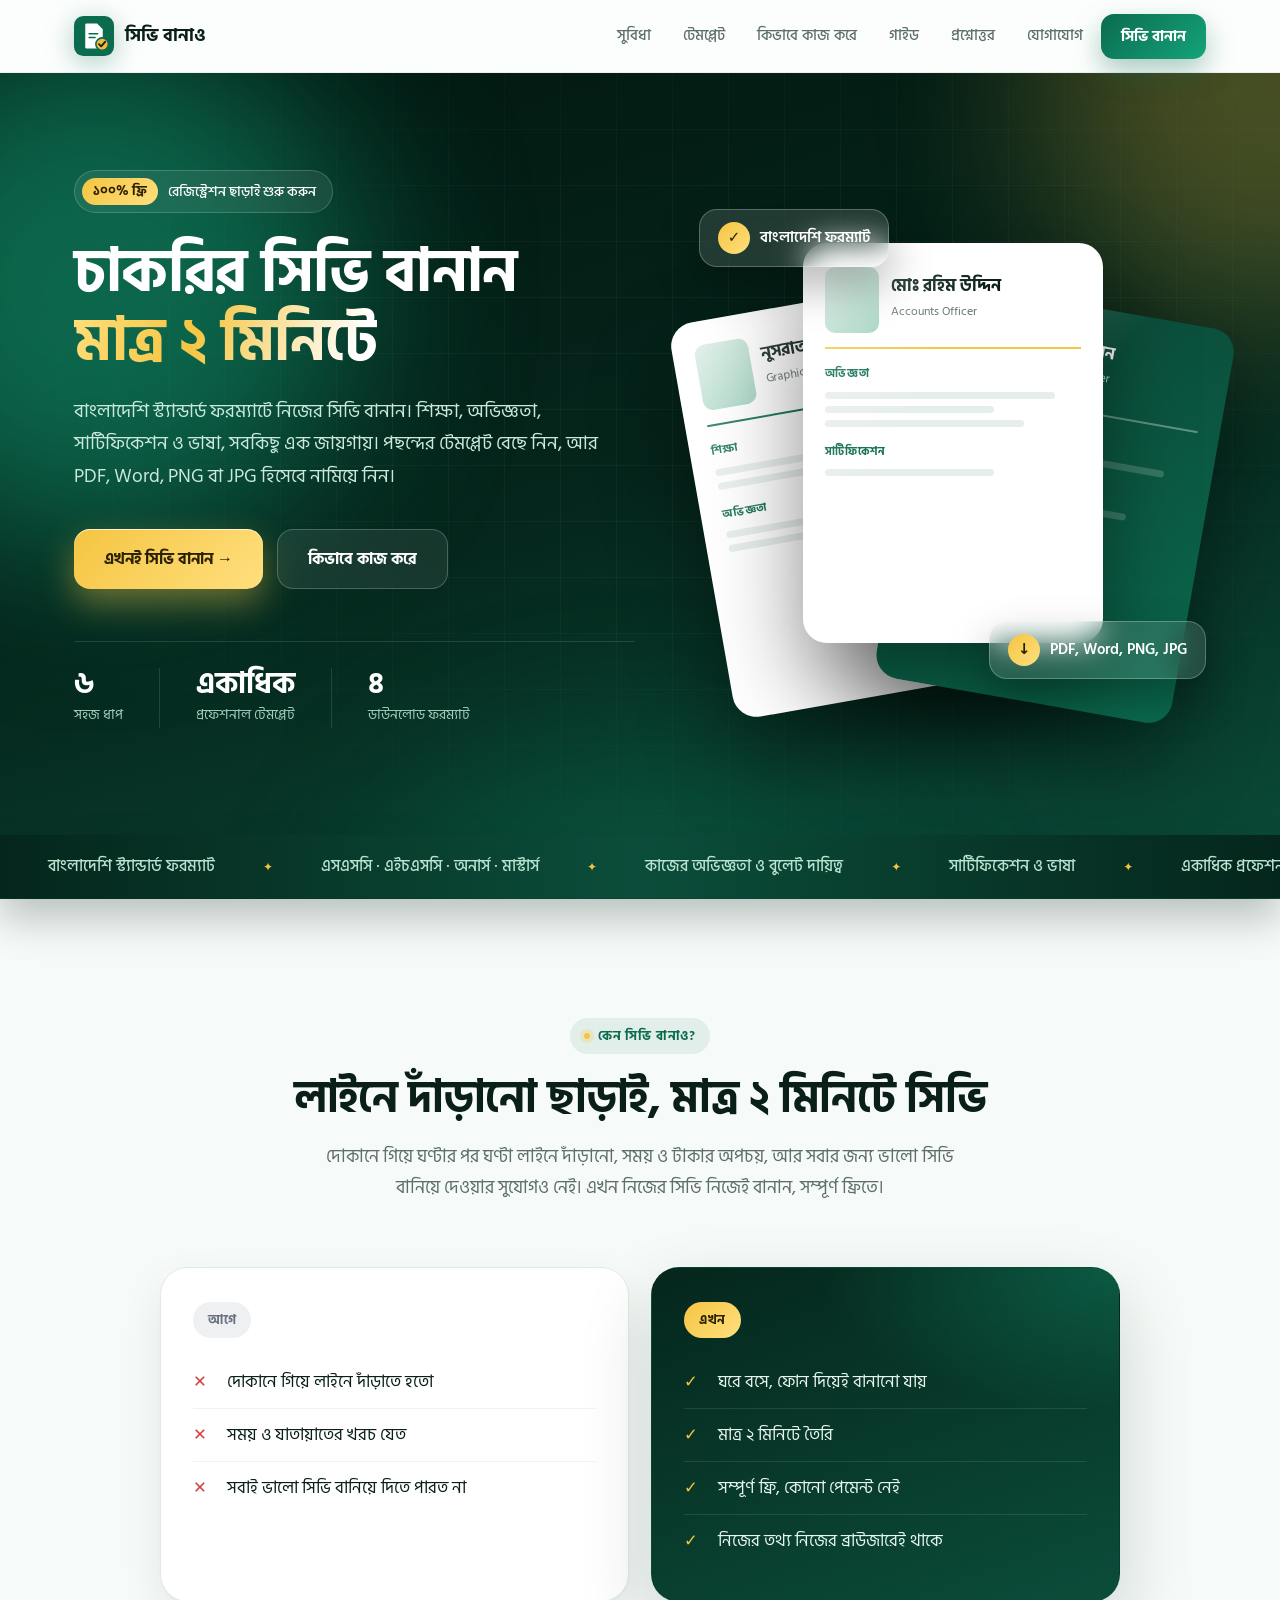
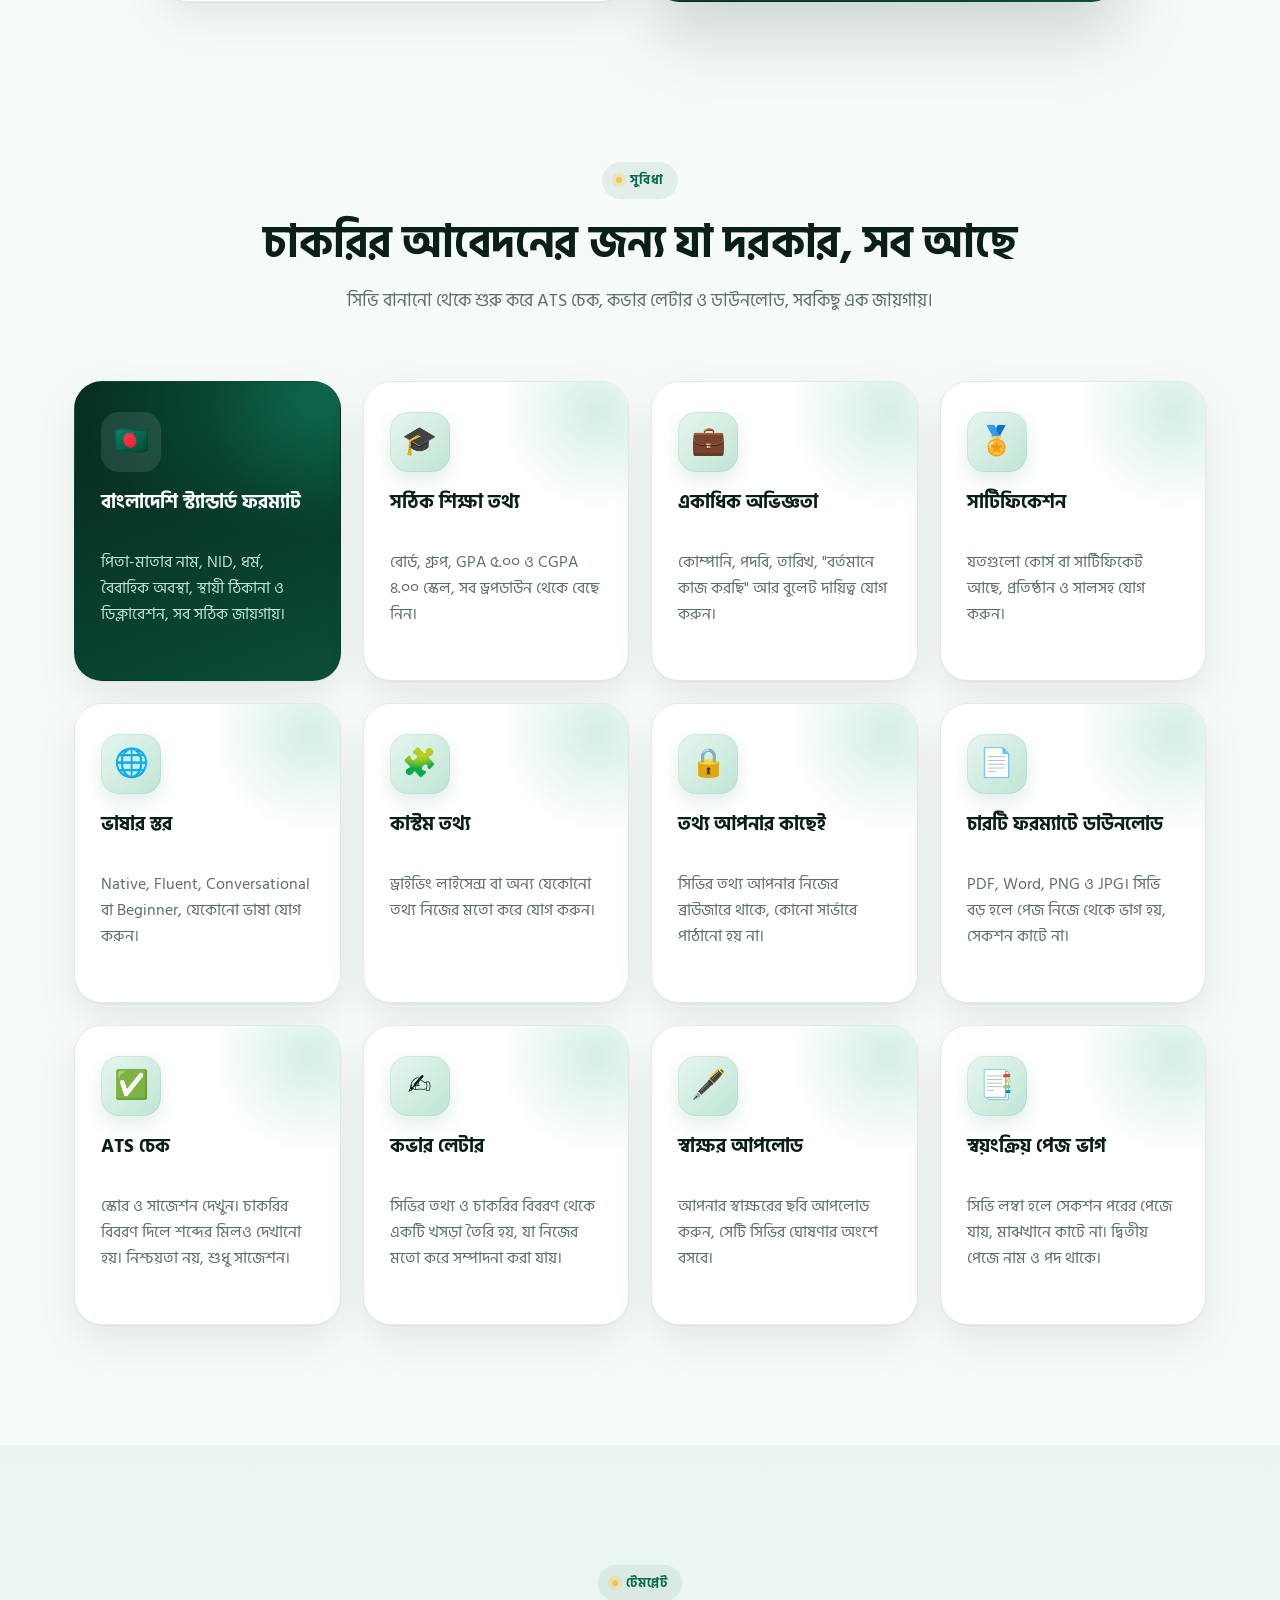
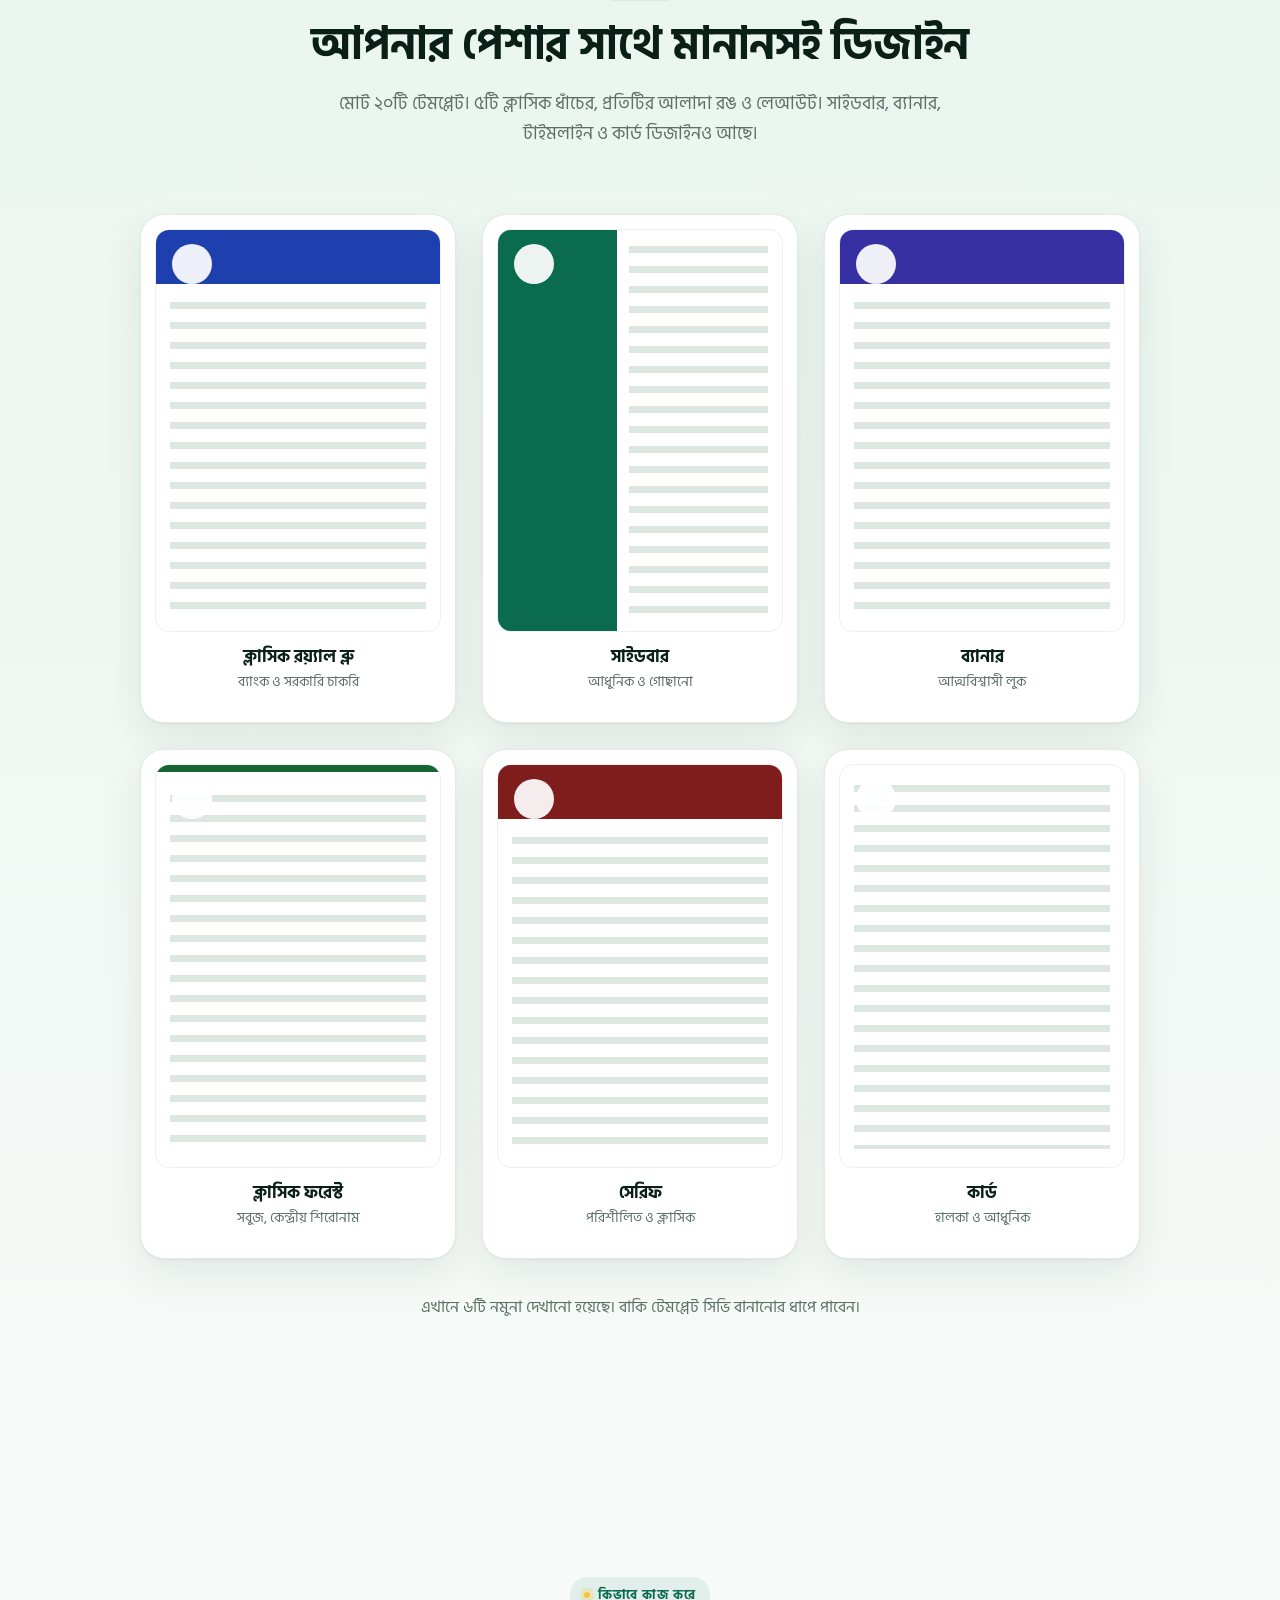
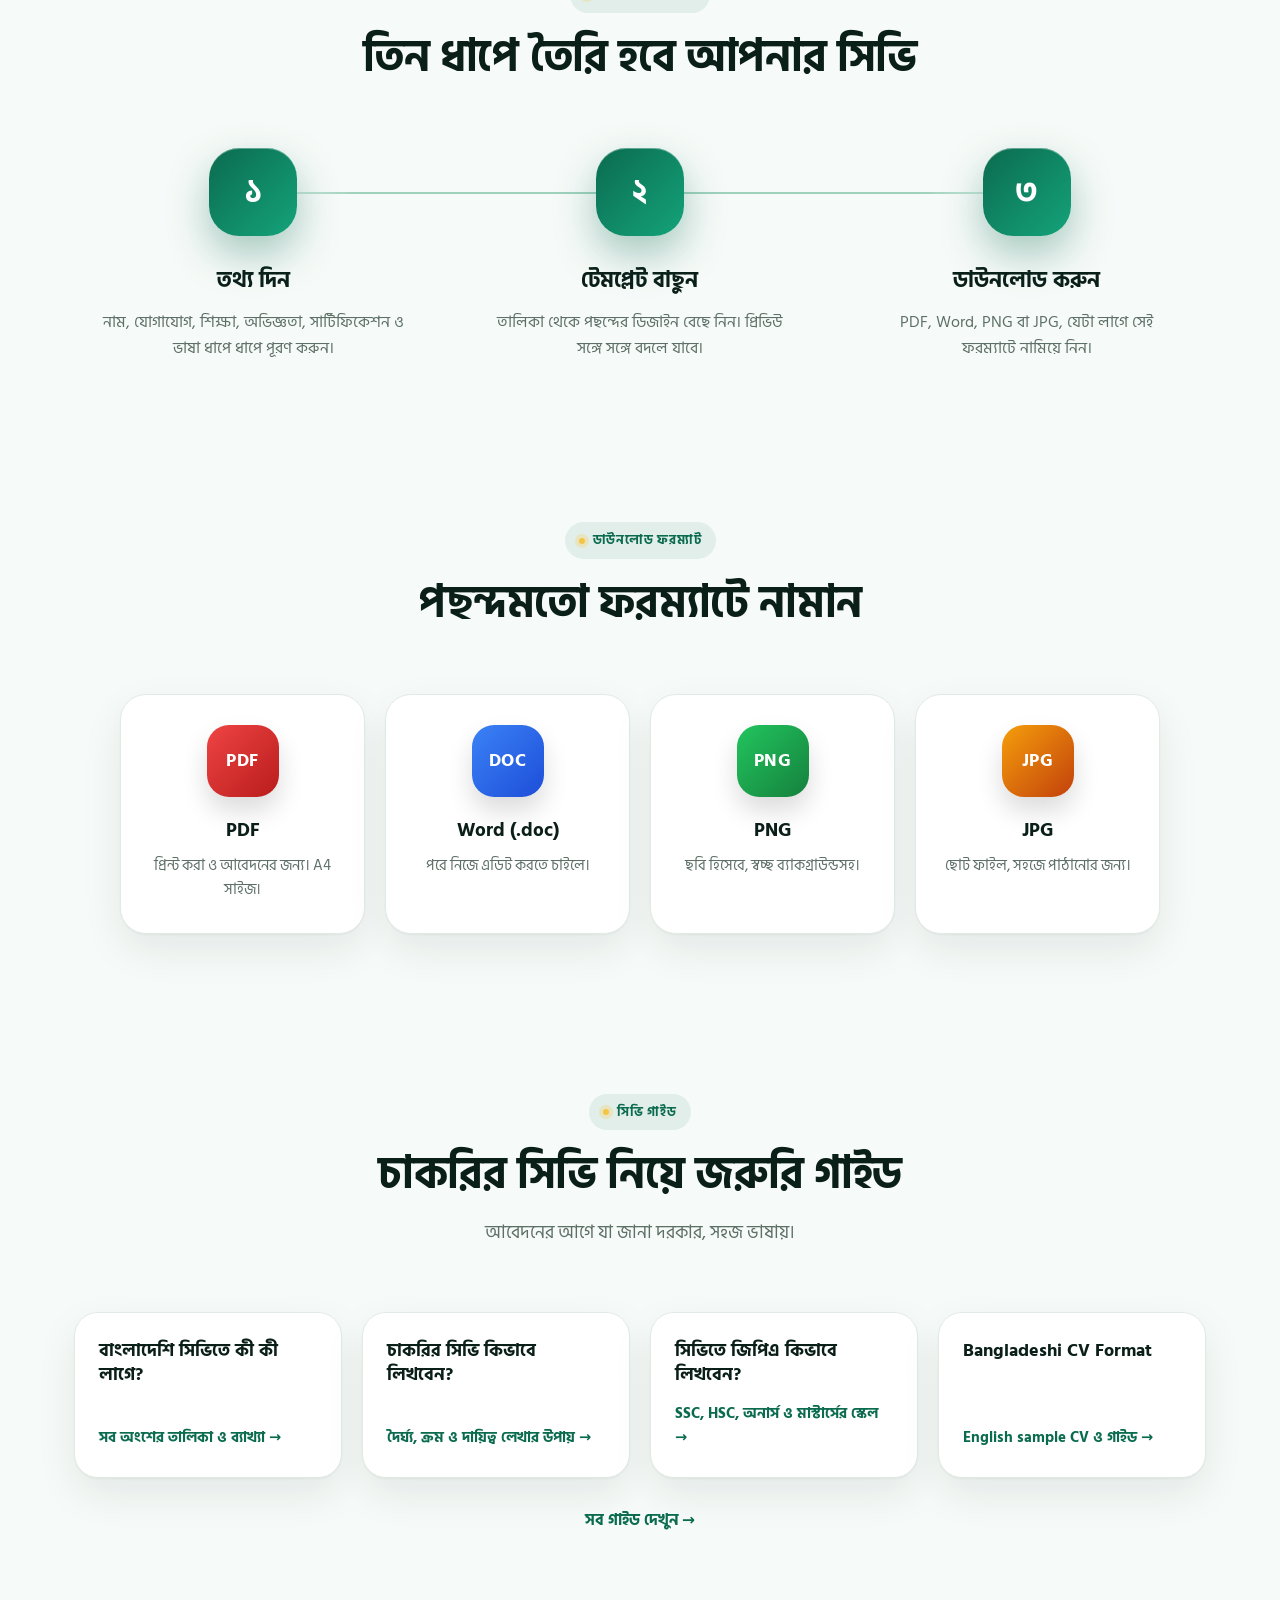
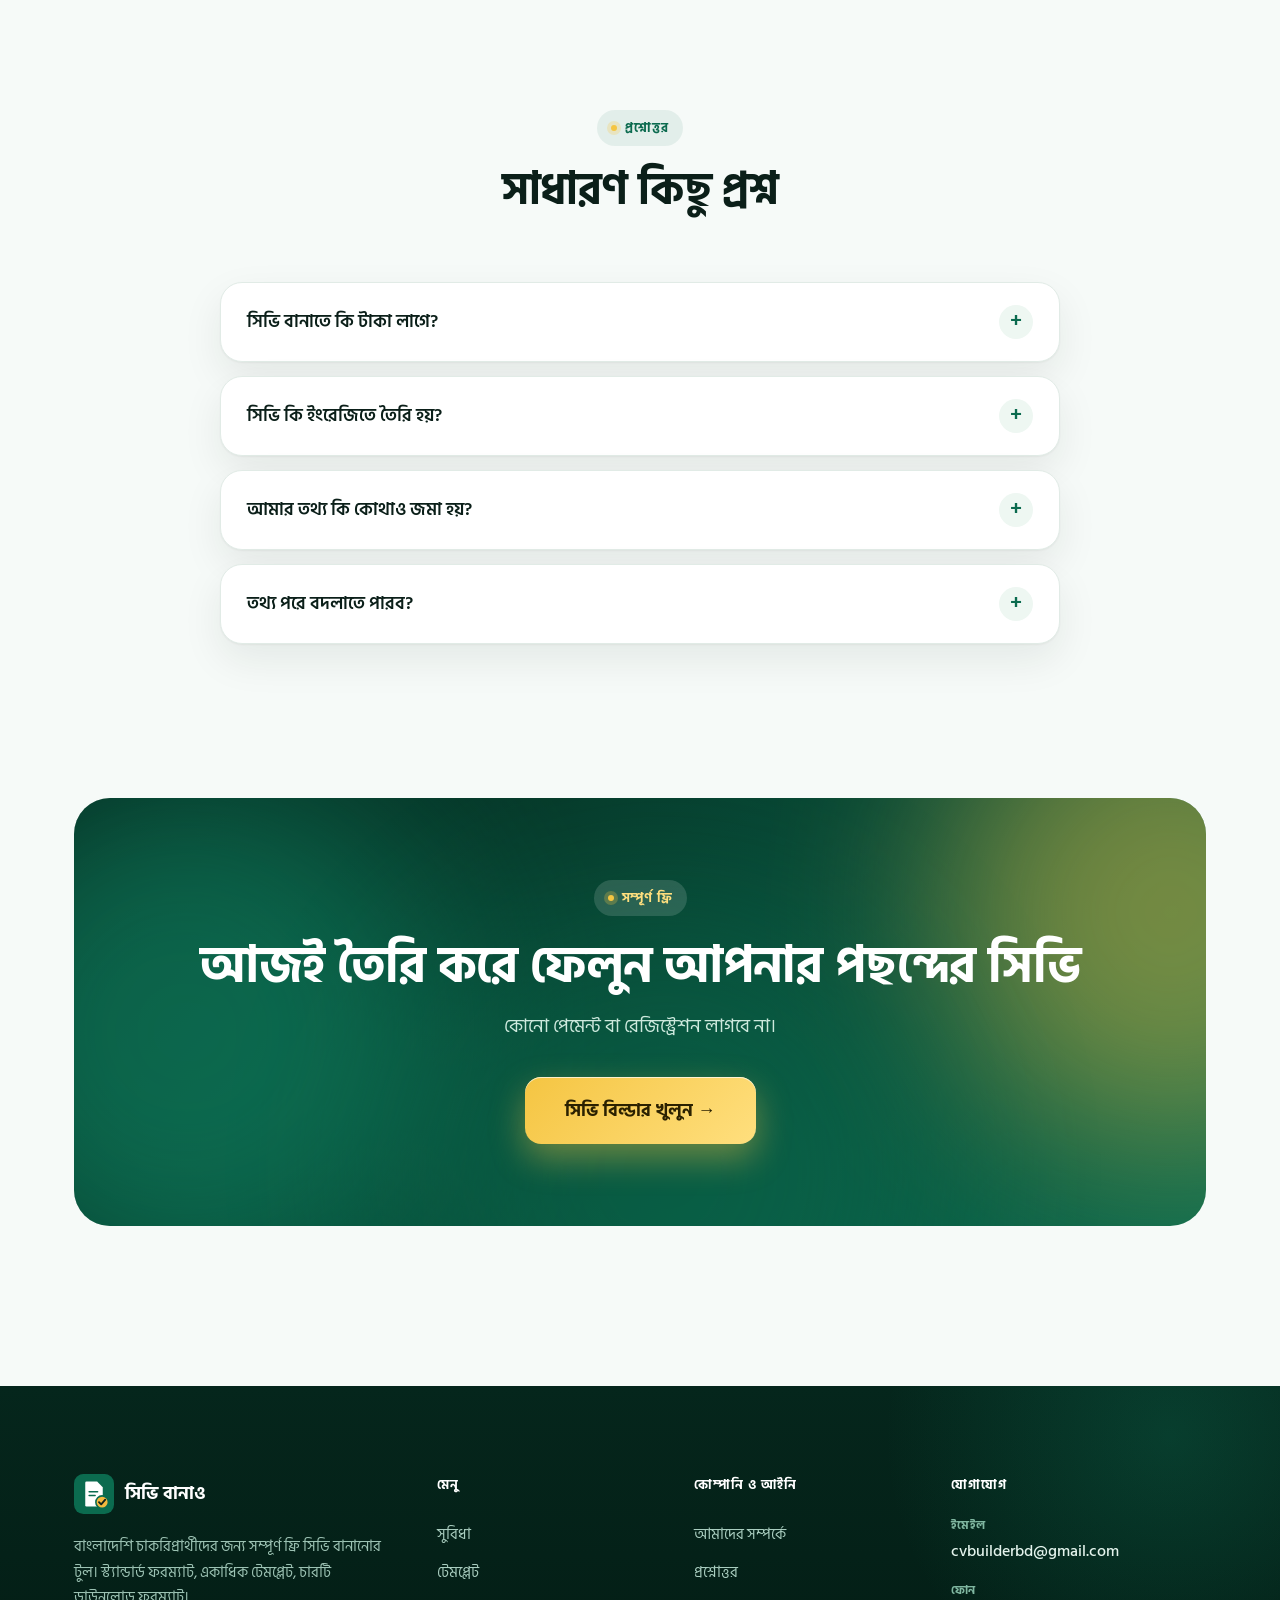
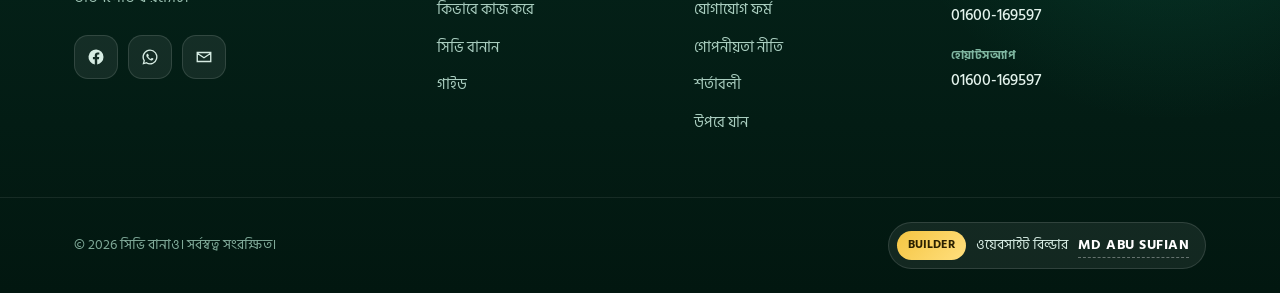
<file: index.html>
<!DOCTYPE html>
<html lang="bn">
<head>
<meta charset="utf-8">
<meta name="viewport" content="width=device-width, initial-scale=1, viewport-fit=cover">
<title>সিভি বানাও · ফ্রি CV Maker Bangladesh · বাংলাদেশি সিভি</title>
<meta name="description" content="সিভি বানাও: ফ্রি সিভি মেকার বাংলাদেশ। বাংলাদেশি স্ট্যান্ডার্ড CV format, SSC/HSC/Honours/Masters তথ্য, একাধিক প্রফেশনাল টেমপ্লেট, A4 PDF ডাউনলোড। সম্পূর্ণ ফ্রি।">
<meta name="keywords" content="free CV maker Bangladesh, Bangladeshi CV format, CV builder BD, সিভি বানানো, ফ্রি সিভি, চাকরির সিভি, সিভি টেমপ্লেট">
<meta name="robots" content="index,follow">
<link rel="icon" href="favicon.png" type="image/png">
<link rel="canonical" href="https://cvbanao.com/">
<meta property="og:type" content="website">
<meta property="og:site_name" content="সিভি বানাও">
<meta property="og:title" content="সিভি বানাও · বাংলাদেশি সিভি, সম্পূর্ণ ফ্রিতে">
<meta property="og:description" content="বাংলাদেশি স্ট্যান্ডার্ড ফরম্যাটে সিভি বানান, একাধিক প্রফেশনাল টেমপ্লেট, A4 PDF ডাউনলোড। সম্পূর্ণ ফ্রি।">
<meta property="og:url" content="https://cvbanao.com/">
<meta property="og:image" content="https://cvbanao.com/og.png">
<meta property="og:image:width" content="1200">
<meta property="og:image:height" content="630">
<meta name="twitter:card" content="summary_large_image">
<meta name="twitter:title" content="সিভি বানাও">
<meta name="twitter:description" content="বাংলাদেশি সিভি, সম্পূর্ণ ফ্রিতে। একাধিক টেমপ্লেট, A4 PDF।">
<meta name="twitter:image" content="https://cvbanao.com/og.png">
<link rel="preconnect" href="https://fonts.gstatic.com" crossorigin>
<link href="https://fonts.googleapis.com/css2?family=Hind+Siliguri:wght@400;500;600;700&display=swap" rel="stylesheet">

<script type="application/ld+json">
{"@context":"https://schema.org","@graph":[
 {"@type":"WebSite","@id":"https://cvbanao.com/#site","name":"সিভি বানাও","alternateName":["CV Banao","CV Maker Bangladesh"],"url":"https://cvbanao.com/","inLanguage":["bn","en"]},
 {"@type":"Organization","@id":"https://cvbanao.com/#org","name":"সিভি বানাও","url":"https://cvbanao.com/","email":"cvbuilderbd@gmail.com","telephone":"+880-1600-169597","sameAs":["https://www.facebook.com/cvbuilderbd"]},
 {"@type":"WebApplication","name":"সিভি বানাও (CV Banao)","url":"https://cvbanao.com/cv.html","applicationCategory":"BusinessApplication","operatingSystem":"Any (web browser)","browserRequirements":"Requires a modern web browser","inLanguage":["bn","en"],"isAccessibleForFree":true,"offers":{"@type":"Offer","price":"0","priceCurrency":"BDT"},"description":"Free online CV maker for Bangladesh. Bangladeshi standard CV format, multiple professional templates, A4 PDF download."},
 {"@type":"FAQPage","mainEntity":[
  {"@type":"Question","name":"সিভি বানাতে কি টাকা লাগে?","acceptedAnswer":{"@type":"Answer","text":"না। সব টেমপ্লেট, সব ধাপ এবং PDF ডাউনলোড সম্পূর্ণ ফ্রি। কোনো পেমেন্ট বা রেজিস্ট্রেশন লাগে না।"}},
  {"@type":"Question","name":"সিভি কি ইংরেজিতে তৈরি হয়?","acceptedAnswer":{"@type":"Answer","text":"হ্যাঁ। ফর্ম বাংলায় থাকলেও সিভি ইংরেজিতে তৈরি হয়, কারণ বাংলাদেশের বেশিরভাগ চাকরির আবেদনে ইংরেজি সিভি লাগে।"}},
  {"@type":"Question","name":"আমার তথ্য কি কোথাও জমা হয়?","acceptedAnswer":{"@type":"Answer","text":"তথ্য আপনার নিজের ব্রাউজারে থাকে। সিভির তথ্য কোনো সার্ভারে পাঠানো হয় না।"}},
  {"@type":"Question","name":"তথ্য পরে বদলাতে পারব?","acceptedAnswer":{"@type":"Answer","text":"হ্যাঁ। ফর্মের যেকোনো ধাপে ফিরে গিয়ে তথ্য বদলাতে বা নতুন তথ্য যোগ করতে পারবেন।"}}
 ]}
]}
</script>
<style>:root{--d0:#021710;--d1:#05261c;--d2:#0b4d3a;--g1:#0b6b4f;--g2:#14a37a;--g3:#5fd9ad;--gold:#f5c542;--gold2:#ffdf7e;--ink:#0b1f19;--mute:#5d6f67;--bg:#f6faf8;--line:#e1ebe6;--sh:0 1px 2px rgba(11,31,25,.05),0 16px 40px rgba(5,38,28,.08);--sh2:0 30px 70px rgba(5,38,28,.18);box-sizing:border-box}
*{box-sizing:border-box}
html{scroll-behavior:smooth;scroll-padding-top:96px}
body{margin:0;background:var(--bg);color:var(--ink);font:400 16px/1.7 "Hind Siliguri",system-ui,sans-serif;-webkit-font-smoothing:antialiased;overflow-x:hidden}
a{color:inherit}
.wrap{max-width:1180px;margin:0 auto;padding:0 24px}
:focus-visible{outline:2px solid var(--gold);outline-offset:3px;border-radius:8px}
header{position:sticky;top:0;z-index:60;background:rgba(255,255,255,.7);backdrop-filter:blur(18px) saturate(1.6);-webkit-backdrop-filter:blur(18px) saturate(1.6);border-bottom:1px solid rgba(11,31,25,.06);padding-top:env(safe-area-inset-top,0px)}
.nav{display:flex;align-items:center;justify-content:space-between;height:72px;position:relative}
.brand{display:flex;align-items:center;gap:11px;text-decoration:none;font-weight:700;font-size:18px;color:var(--ink)}
.brand svg{width:40px;height:40px;filter:drop-shadow(0 6px 14px rgba(11,107,79,.35))}
.dsk{display:flex;align-items:center;gap:4px}
.dsk a:not(.btn){text-decoration:none;color:var(--mute);font-size:15px;font-weight:500;padding:9px 14px;border-radius:12px;transition:.2s}
.dsk a:not(.btn):hover{color:var(--g1);background:rgba(11,107,79,.07)}
.burger{display:none;flex-direction:column;justify-content:center;gap:5px;width:46px;height:46px;border:1px solid var(--line);background:#fff;border-radius:14px;cursor:pointer;padding:0;align-items:center}
.burger span{display:block;width:20px;height:2px;background:var(--ink);border-radius:2px;transition:.25s}
.burger[aria-expanded="true"] span:nth-child(1){transform:translateY(7px) rotate(45deg)}
.burger[aria-expanded="true"] span:nth-child(2){opacity:0}
.burger[aria-expanded="true"] span:nth-child(3){transform:translateY(-7px) rotate(-45deg)}
.mpanel{display:none;position:absolute;left:0;right:0;top:100%;background:rgba(255,255,255,.98);border-bottom:1px solid var(--line);box-shadow:0 26px 50px rgba(5,38,28,.14);padding:12px 24px 22px}
.mpanel.open{display:flex;flex-direction:column}
.mpanel a:not(.btn){padding:14px 2px;border-bottom:1px solid #eef4f1;text-decoration:none;font-weight:500}
.mpanel .btn{margin-top:14px}
.btn{display:inline-flex;align-items:center;justify-content:center;gap:9px;border:0;border-radius:16px;padding:16px 30px;font:700 16px "Hind Siliguri",sans-serif;text-decoration:none;cursor:pointer;transition:transform .3s cubic-bezier(.2,.8,.2,1),box-shadow .3s,background .3s;white-space:nowrap}
.btn:hover{transform:translateY(-2px)}
.btn-g{background:linear-gradient(135deg,var(--gold),var(--gold2));color:#2b2100;box-shadow:0 14px 34px rgba(245,197,66,.42),inset 0 1px 0 rgba(255,255,255,.7)}
.btn-g:hover{box-shadow:0 22px 46px rgba(245,197,66,.55)}
.btn-p{background:linear-gradient(135deg,var(--g1),var(--g2));color:#fff;box-shadow:0 12px 28px rgba(11,107,79,.35)}
.btn-gh{background:rgba(255,255,255,.08);color:#fff;border:1px solid rgba(255,255,255,.22);backdrop-filter:blur(10px)}
.btn-gh:hover{background:rgba(255,255,255,.16)}
.btn-s{padding:11px 20px;font-size:14.5px;border-radius:13px}
.hero{position:relative;overflow:hidden;color:#fff;isolation:isolate;padding:96px 0 170px;background:linear-gradient(165deg,var(--d0),var(--d1) 50%,var(--d2))}
.aurora{position:absolute;inset:-20%;z-index:-1;pointer-events:none}
.aurora i{position:absolute;border-radius:50%;filter:blur(90px);opacity:.55;animation:float 16s ease-in-out infinite alternate}
.aurora i:nth-child(1){width:520px;height:520px;background:#14a37a;left:5%;top:10%}
.aurora i:nth-child(2){width:460px;height:460px;background:#f5c542;opacity:.28;right:2%;top:-5%;animation-delay:-6s}
.aurora i:nth-child(3){width:520px;height:520px;background:#0b6b4f;left:35%;bottom:-20%;animation-delay:-11s}
@keyframes float{to{transform:translate(60px,-40px) scale(1.1)}}
.hero::after{content:"";position:absolute;inset:0;z-index:-1;background-image:linear-gradient(rgba(255,255,255,.04) 1px,transparent 1px),linear-gradient(90deg,rgba(255,255,255,.04) 1px,transparent 1px);background-size:56px 56px;mask-image:radial-gradient(ellipse at 60% 40%,#000 25%,transparent 75%);-webkit-mask-image:radial-gradient(ellipse at 60% 40%,#000 25%,transparent 75%)}
.hgrid{display:grid;grid-template-columns:1.05fr .95fr;gap:64px;align-items:center}
.kick{display:inline-flex;align-items:center;gap:10px;padding:7px 16px 7px 7px;border-radius:40px;background:rgba(255,255,255,.08);border:1px solid rgba(255,255,255,.18);font-size:14px;font-weight:500;backdrop-filter:blur(10px)}
.kick b{background:linear-gradient(135deg,var(--gold),var(--gold2));color:#2b2100;border-radius:30px;padding:3px 11px;font-size:12.5px;font-weight:700}
h1{font-size:60px;line-height:1.14;margin:26px 0 20px;font-weight:700;letter-spacing:-.01em}
h1 .gt{background:linear-gradient(110deg,var(--gold2),var(--gold) 40%,#fff 90%);-webkit-background-clip:text;background-clip:text;color:transparent}
.lead{font-size:19px;color:#cbe8dc;max-width:560px;margin:0 0 36px}
.ctas{display:flex;flex-wrap:wrap;gap:14px}
.stats{display:flex;flex-wrap:wrap;margin-top:52px;border-top:1px solid rgba(255,255,255,.12);padding-top:26px}
.stats div{padding-right:36px;margin-right:36px;border-right:1px solid rgba(255,255,255,.12)}
.stats div:last-child{border:0;margin:0;padding:0}
.stats b{display:block;font-size:30px;line-height:1.1;font-weight:700;color:#fff}
.stats span{font-size:14px;color:#9fcfbd}
.stage{position:relative;height:560px;display:flex;align-items:center;justify-content:center;perspective:1400px}
.sc{position:absolute;width:300px;height:400px;border-radius:24px;background:#fff;color:var(--ink);padding:24px 22px;box-shadow:0 40px 90px rgba(0,0,0,.45);overflow:hidden}
.sc::after{content:"";position:absolute;inset:0;background:linear-gradient(120deg,rgba(255,255,255,.35),transparent 40%);pointer-events:none}
.sc .hd{display:flex;gap:12px;align-items:center;padding-bottom:14px;border-bottom:2px solid var(--g1)}
.sc .av{width:54px;height:66px;border-radius:10px;background:linear-gradient(135deg,#d6ebe2,#9fd2bd);flex:none}
.sc h4{margin:0;font-size:17px;line-height:1.2}
.sc small{font-size:12px;color:var(--mute)}
.sc .s{margin-top:16px}
.sc .s b{display:block;font-size:11px;letter-spacing:.7px;text-transform:uppercase;color:var(--g1);margin-bottom:8px}
.ln{height:7px;border-radius:4px;background:#e6eeea;margin:7px 0}
.ln.a{width:90%}.ln.b{width:66%}.ln.c{width:78%}
.c1{transform:rotate(-10deg) translate(-110px,30px);z-index:1}
.c2{z-index:2;transform:translateY(-6px)}
.c3{transform:rotate(10deg) translate(110px,36px);z-index:1;background:linear-gradient(170deg,#0b4d3a,#0b6b4f);color:#fff}
.c3 .av{background:rgba(255,255,255,.2)}.c3 .hd{border-color:rgba(255,255,255,.35)}.c3 .s b{color:var(--gold)}.c3 .ln{background:rgba(255,255,255,.18)}.c3 small{color:#bfe3d4}
.c2 .hd{border-color:var(--gold)}
.chip{position:absolute;z-index:4;display:flex;align-items:center;gap:10px;padding:12px 18px;border-radius:18px;background:rgba(255,255,255,.12);border:1px solid rgba(255,255,255,.25);backdrop-filter:blur(16px);-webkit-backdrop-filter:blur(16px);color:#fff;font-size:14.5px;font-weight:600;box-shadow:0 20px 44px rgba(0,0,0,.28);animation:bob 6s ease-in-out infinite}
.chip i{width:32px;height:32px;border-radius:50%;background:linear-gradient(135deg,var(--gold),var(--gold2));color:#2b2100;display:grid;place-items:center;font-style:normal;font-size:15px;font-weight:700}
.k1{left:0;top:40px}.k2{right:0;bottom:50px;animation-delay:-3s}
@keyframes bob{50%{transform:translateY(-10px)}}
.ticker{position:relative;z-index:3;margin-top:-64px;overflow:hidden;background:linear-gradient(90deg,var(--d1),var(--d2),var(--d1));color:#b9e3d1;padding:18px 0;white-space:nowrap;box-shadow:0 20px 40px rgba(2,23,16,.25)}
.track{display:inline-flex;gap:48px;padding-left:48px;animation:tick 36s linear infinite}
.track span{font-size:16px;font-weight:500}
.track span::after{content:"✦";color:var(--gold);margin-left:48px;font-size:12px}
@keyframes tick{to{transform:translateX(-50%)}}
section{padding:120px 0;position:relative}
.eyebrow{display:inline-flex;align-items:center;gap:8px;color:var(--g1);font-weight:700;font-size:13px;letter-spacing:.8px;text-transform:uppercase;background:rgba(11,107,79,.08);padding:7px 14px;border-radius:30px}
.eyebrow::before{content:"";width:6px;height:6px;border-radius:50%;background:var(--gold);box-shadow:0 0 0 4px rgba(245,197,66,.25)}
h2{font-size:44px;line-height:1.22;margin:18px 0 16px;font-weight:700;letter-spacing:-.01em}
.sub{color:var(--mute);font-size:18px;max-width:660px;margin:0}
.head{text-align:center;margin:0 auto 64px;max-width:760px}
.head .sub{margin:0 auto}
.vs{display:grid;grid-template-columns:1fr 1fr;gap:22px;max-width:960px;margin:0 auto}
.vc{border-radius:28px;padding:34px 32px;border:1px solid var(--line);background:#fff;box-shadow:var(--sh)}
.vc b{display:inline-block;font-size:13px;letter-spacing:.6px;text-transform:uppercase;padding:7px 15px;border-radius:30px;margin-bottom:18px}
.vc ul{list-style:none;margin:0;padding:0}
.vc li{position:relative;padding:12px 0 12px 34px;font-size:16.5px;border-top:1px solid #eef4f1}
.vc li:first-child{border-top:0}
.vc.old b{background:#eef0f2;color:#6b7280}
.vc.old li::before{content:"✕";position:absolute;left:0;top:12px;color:#d14343;font-weight:700}
.vc.new{background:radial-gradient(500px 240px at 100% 0%,rgba(20,163,122,.35),transparent 60%),linear-gradient(160deg,var(--d1),var(--d2));color:#e6f5ee;border-color:transparent;box-shadow:var(--sh2)}
.vc.new b{background:linear-gradient(135deg,var(--gold),var(--gold2));color:#2b2100}
.vc.new li{border-color:rgba(255,255,255,.1)}
.vc.new li::before{content:"✓";position:absolute;left:0;top:12px;color:var(--gold);font-weight:700}
.bento{display:grid;grid-template-columns:repeat(6,1fr);gap:22px}
.card{position:relative;background:#fff;border:1px solid var(--line);border-radius:28px;padding:32px 30px;box-shadow:var(--sh);overflow:hidden;transition:transform .45s cubic-bezier(.2,.8,.2,1),box-shadow .45s,border-color .45s}
.card:hover{transform:translateY(-8px);box-shadow:var(--sh2);border-color:rgba(11,107,79,.25)}
.card::after{content:"";position:absolute;right:-70px;top:-70px;width:200px;height:200px;border-radius:50%;background:radial-gradient(circle,rgba(20,163,122,.18),transparent 70%);transition:transform .6s}
.card:hover::after{transform:scale(1.5)}
.s4{grid-column:span 4}.s2{grid-column:span 2}
.ic{width:60px;height:60px;border-radius:18px;display:grid;place-items:center;background:linear-gradient(135deg,#e6f6ef,#bfe5d3);font-size:28px;margin-bottom:22px;box-shadow:inset 0 0 0 1px rgba(11,107,79,.08),0 8px 18px rgba(11,107,79,.12)}
.card h3{margin:0 0 8px;font-size:21px;font-weight:700}
.card p{margin:0;color:var(--mute);font-size:15.5px}
.tags{display:flex;flex-wrap:wrap;gap:8px;margin-top:20px}
.tags span{font-size:13px;padding:6px 13px;border-radius:20px;background:#f0f7f4;color:var(--g1);font-weight:600;border:1px solid #d7ebe2}
.dark{background:radial-gradient(500px 260px at 100% 0%,rgba(20,163,122,.4),transparent 60%),linear-gradient(160deg,var(--d1),var(--d2));color:#fff;border-color:transparent}
.dark p{color:#bfe3d4}.dark h3{color:#fff}
.dark .ic{background:rgba(255,255,255,.1);box-shadow:none}
.tpl{background:linear-gradient(180deg,#eaf5ef,var(--bg));overflow:hidden}
.shelf{display:flex;gap:24px;overflow-x:auto;padding:12px 24px 40px;scroll-snap-type:x mandatory;scrollbar-width:none;justify-content:center;flex-wrap:wrap}
.shelf::-webkit-scrollbar{display:none}
.tk{flex:0 0 200px;scroll-snap-align:center;background:#fff;border:1px solid var(--line);border-radius:24px;padding:12px 12px 18px;box-shadow:var(--sh);text-align:center;transition:transform .45s cubic-bezier(.2,.8,.2,1),box-shadow .45s}
.tk:hover{transform:translateY(-10px);box-shadow:var(--sh2)}
.mini{position:relative;height:262px;border-radius:14px;background:#fff;border:1px solid #edf2ef;overflow:hidden;margin-bottom:14px}
.mini::before{content:"";position:absolute;left:0;right:0;top:0;height:54px;background:var(--c)}
.mini::after{content:"";position:absolute;left:14px;right:14px;top:72px;bottom:18px;background:repeating-linear-gradient(to bottom,#dde7e2 0 7px,transparent 7px 20px)}
.mini.side::before{right:auto;width:42%;height:auto;bottom:0}
.mini.side::after{left:46%;top:16px}
.mini.line::before{height:7px}.mini.line::after{top:30px}
.mini.dot::before{height:0}.mini.dot::after{top:20px}
.mini i{position:absolute;left:16px;top:14px;width:40px;height:40px;border-radius:50%;background:rgba(255,255,255,.92);z-index:2}
.tk b{display:block;font-size:17px;font-weight:700}
.tk span{font-size:13.5px;color:var(--mute)}
.tnote{text-align:center;margin-top:34px;color:var(--mute);font-size:15.5px}
.steps{display:grid;grid-template-columns:repeat(3,1fr);gap:28px;position:relative}
.steps::before{content:"";position:absolute;left:14%;right:14%;top:44px;height:2px;background:linear-gradient(90deg,transparent,#9fd2bd 15%,#9fd2bd 85%,transparent)}
.st{position:relative;text-align:center;padding:0 12px}
.num{width:88px;height:88px;margin:0 auto 26px;border-radius:30px;display:grid;place-items:center;background:linear-gradient(135deg,var(--g1),var(--g2));color:#fff;font-size:32px;font-weight:700;box-shadow:0 18px 40px rgba(11,107,79,.35),inset 0 1px 0 rgba(255,255,255,.35);position:relative;z-index:1}
.st h3{font-size:22px;margin:0 0 10px}
.st p{margin:0 auto;color:var(--mute);max-width:310px;font-size:15.5px}
.fmgrid{display:grid;grid-template-columns:repeat(4,1fr);gap:20px;max-width:1040px;margin:0 auto}
.fmc{background:#fff;border:1px solid var(--line);border-radius:26px;padding:30px 24px;box-shadow:var(--sh);text-align:center;transition:transform .45s cubic-bezier(.2,.8,.2,1),box-shadow .45s}
.fmc:hover{transform:translateY(-8px);box-shadow:var(--sh2)}
.fmc .tag{width:72px;height:72px;margin:0 auto 18px;border-radius:22px;display:grid;place-items:center;color:#fff;font-weight:700;font-size:18px;letter-spacing:.4px;box-shadow:0 14px 26px rgba(0,0,0,.14)}
.fmc h3{margin:0 0 6px;font-size:19px}
.fmc p{margin:0;color:var(--mute);font-size:14.5px}
.gg{display:grid;grid-template-columns:repeat(4,1fr);gap:20px}
.gl{display:flex;flex-direction:column;gap:14px;background:#fff;border:1px solid var(--line);border-radius:24px;padding:26px 24px;text-decoration:none;color:var(--ink);box-shadow:var(--sh);transition:transform .45s,box-shadow .45s}
.gl:hover{transform:translateY(-6px);box-shadow:var(--sh2)}
.gl b{font-size:18px;line-height:1.35}
.gl span{color:var(--g1);font-weight:700;font-size:14.5px;margin-top:auto}
.faq{max-width:840px;margin:0 auto}
.fq{background:#fff;border:1px solid var(--line);border-radius:22px;padding:22px 26px;margin-bottom:14px;box-shadow:var(--sh);transition:border-color .3s,box-shadow .3s}
.fq[open]{border-color:rgba(11,107,79,.3);box-shadow:var(--sh2)}
.fq summary{cursor:pointer;font-weight:600;font-size:17.5px;list-style:none;display:flex;justify-content:space-between;align-items:center;gap:16px}
.fq summary::-webkit-details-marker{display:none}
.fq summary::after{content:"+";flex:none;width:34px;height:34px;border-radius:50%;background:#eef7f2;color:var(--g1);display:grid;place-items:center;font-size:21px;line-height:1;transition:transform .35s}
.fq[open] summary::after{transform:rotate(45deg)}
.fq p{margin:14px 0 2px;color:var(--mute);font-size:15.5px}
.cta{position:relative;overflow:hidden;isolation:isolate;border-radius:36px;padding:82px 40px;text-align:center;color:#fff;background:linear-gradient(135deg,var(--d1),var(--g1))}
.cta .aurora i{opacity:.45}
.cta h2{color:#fff;margin:0 0 14px;font-size:50px}
.cta p{color:#cde9dd;font-size:19px;margin:0 0 34px}
.cta .btn-g{font-size:18px;padding:19px 40px}
footer{position:relative;background:linear-gradient(180deg,var(--d1),var(--d0));color:#a9cdbf;margin-top:40px;overflow:hidden}
footer::before{content:"";position:absolute;width:620px;height:620px;border-radius:50%;background:radial-gradient(circle,rgba(20,163,122,.2),transparent 65%);right:-200px;top:-260px;pointer-events:none}
.fgrid{position:relative;z-index:1;display:grid;grid-template-columns:1.5fr 1fr 1fr 1.2fr;gap:44px;padding:88px 24px 56px;max-width:1180px;margin:0 auto}
footer .brand{color:#fff}
footer .brand svg{filter:none}
.fdesc{margin:20px 0 24px;font-size:15px;max-width:340px;color:#9cc2b3}
.socials{display:flex;gap:10px}
.socials a{display:grid;place-items:center;width:44px;height:44px;border-radius:14px;background:rgba(255,255,255,.07);border:1px solid rgba(255,255,255,.12);color:#d6ece3;text-decoration:none;transition:.3s}
.socials a:hover{background:rgba(245,197,66,.2);color:var(--gold);transform:translateY(-3px)}
footer h4{margin:0 0 20px;font-size:13px;color:#fff;letter-spacing:1px;text-transform:uppercase}
footer .col a{display:block;text-decoration:none;color:#a9cdbf;font-size:15px;padding:6px 0;transition:.2s}
footer .col a:hover{color:var(--gold);padding-left:6px}
.contact p{margin:0 0 16px;font-size:15px;color:#a9cdbf}
.contact b{display:block;color:#7fb6a0;font-size:12px;letter-spacing:.6px;text-transform:uppercase;margin-bottom:2px}
.contact a{color:#e3f3ec;text-decoration:none;font-size:15.5px;font-weight:500;transition:.2s}
.contact a:hover{color:var(--gold)}
.fbar{position:relative;z-index:1;border-top:1px solid rgba(255,255,255,.08)}
.fbar .in{max-width:1180px;margin:0 auto;padding:24px;display:flex;justify-content:space-between;align-items:center;flex-wrap:wrap;gap:14px;font-size:14px;color:#7fa998}
.credit{display:inline-flex;align-items:center;gap:10px;padding:8px 16px 8px 8px;border-radius:40px;background:rgba(255,255,255,.07);border:1px solid rgba(255,255,255,.12);color:#d6ece3}
.credit i{font-style:normal;background:linear-gradient(135deg,var(--gold),var(--gold2));color:#2b2100;border-radius:30px;padding:4px 11px;font-size:12px;font-weight:700}
.credit b{color:#fff;letter-spacing:.5px}
.mob{display:none}
.rv{opacity:0;transform:translateY(28px);transition:opacity 1s cubic-bezier(.2,.8,.2,1),transform 1s cubic-bezier(.2,.8,.2,1)}
.rv.in{opacity:1;transform:none}
@media (max-width:1040px){
 .hgrid{grid-template-columns:1fr;text-align:center;gap:10px}
 .lead{margin:0 auto 36px}.ctas,.stats{justify-content:center}
 .stage{height:460px}
 h1{font-size:50px}
 .bento{grid-template-columns:1fr 1fr}
 .s4,.s2{grid-column:span 1}.card.full{grid-column:span 2}
 .fmgrid{grid-template-columns:1fr 1fr}
 .gg{grid-template-columns:1fr 1fr}
 .fgrid{grid-template-columns:1fr 1fr}
}
@media (max-width:820px){
 .dsk{display:none}.burger{display:flex}
 .hero{padding:56px 0 150px}
 h1{font-size:40px}h2{font-size:33px}
 .lead{font-size:17px}
 .stats div{padding-right:22px;margin-right:22px}
 .stats b{font-size:24px}
 .stage{height:380px;transform:scale(.9)}
 .sc{width:250px;height:330px;padding:18px}
 .c1{transform:rotate(-10deg) translate(-70px,20px)}.c3{transform:rotate(10deg) translate(70px,24px)}
 .chip{display:none}
 .vs{grid-template-columns:1fr}
 .steps{grid-template-columns:1fr;gap:44px}.steps::before{display:none}
 .bento{grid-template-columns:1fr}.card.full{grid-column:auto}
 .cta{padding:56px 24px}.cta h2{font-size:34px}
 section{padding:84px 0}
 .ticker{margin-top:-40px}
 .mob{display:block;position:fixed;left:12px;right:12px;bottom:calc(12px + env(safe-area-inset-bottom,0px));z-index:70}
 body{padding-bottom:110px}
 .mbar{display:flex;justify-content:space-between;align-items:center;background:rgba(3,24,17,.92);backdrop-filter:blur(18px) saturate(1.4);-webkit-backdrop-filter:blur(18px) saturate(1.4);border:1px solid rgba(255,255,255,.1);border-radius:26px;padding:8px 6px;box-shadow:0 20px 44px rgba(0,0,0,.4)}
 .mi{flex:1;display:flex;flex-direction:column;align-items:center;gap:3px;text-decoration:none;color:#8fb9a8;font-size:11px;font-weight:500;padding:6px 0;border-radius:16px;min-width:0}
 .mi svg{width:22px;height:22px;fill:none;stroke:currentColor;stroke-width:1.8;stroke-linecap:round;stroke-linejoin:round}
 .mc{flex:1.25;position:relative;color:#fff;font-weight:600}
 .mc .mcb{width:54px;height:54px;margin-top:-32px;border-radius:50%;background:linear-gradient(135deg,var(--gold),var(--gold2));color:#2b2100;display:grid;place-items:center;box-shadow:0 12px 26px rgba(245,197,66,.5),0 0 0 6px rgba(3,24,17,.92)}
 .mc .mcb svg{width:24px;height:24px;stroke:#2b2100;stroke-width:2.4}
 .mc span:last-child{color:var(--gold2);margin-top:-2px}
}
@media (max-width:560px){
 .shelf{justify-content:flex-start}
 .tk{flex:0 0 74%}
 .fmgrid{grid-template-columns:1fr 1fr;gap:12px}
 .gg{grid-template-columns:1fr}
 .fgrid{grid-template-columns:1fr;padding-top:64px}
 .fbar .in{justify-content:center;text-align:center}
}
@media (prefers-reduced-motion:reduce){*,*::before,*::after{animation:none!important;transition:none!important;scroll-behavior:auto!important}.rv{opacity:1;transform:none}}

@media (max-width:820px){
 html{scroll-padding-top:80px}
 .hero{padding:40px 0 130px}
 h1{font-size:clamp(30px,8.6vw,40px);line-height:1.22}
 .lead{font-size:16px;line-height:1.75}
 .ctas{flex-direction:column;width:100%}
 .ctas .btn{width:100%;min-height:52px}
 .kick{font-size:13px;text-align:left}
 .stats{gap:0;margin-top:36px;padding-top:20px}
 .stats div{flex:1 1 33%;padding:0 6px;margin:0;border-right:1px solid rgba(255,255,255,.12);text-align:center}
 .stats div:last-child{border-right:0}
 .stats b{font-size:22px}
 .stats span{font-size:12.5px;line-height:1.4;display:block}
 .stage{height:330px;transform:none}
 .sc{width:200px;height:270px;padding:14px}
 .sc .av{width:40px;height:50px}
 .sc h4{font-size:14px}
 .c1{transform:rotate(-8deg) translate(-60px,18px)}
 .c3{transform:rotate(8deg) translate(60px,22px)}
 .ticker{margin-top:-30px;padding:14px 0}
 section{padding:64px 0}
 .head{margin-bottom:36px}
 h2{font-size:clamp(26px,7vw,32px);line-height:1.28}
 .sub{font-size:16px}
 .card{padding:24px 22px}
 .vc{padding:26px 22px}
 .vc li{font-size:16px;padding-top:14px;padding-bottom:14px}
 .cta{padding:44px 22px;border-radius:26px}
 .cta h2{font-size:clamp(26px,7vw,32px)}
 .cta .btn-g{width:100%;padding:17px;font-size:17px}
 .gl,.fq{padding:18px}
 .fq summary{font-size:16px}
 .fq summary::after{width:30px;height:30px}
 .fmgrid{grid-template-columns:1fr 1fr;gap:12px}
 .fmc{padding:22px 14px}
 .shelf{padding:8px 16px 28px}
 .tk{flex:0 0 min(72vw,240px)}
 .mini{height:220px}
 .fgrid{padding:48px 22px 32px;gap:32px}
 .socials a{width:48px;height:48px}
 .mi{min-height:52px}
 .mc .mcb{width:56px;height:56px}
 .fbar .in{font-size:13px}
 .brand{font-size:16px}
 .brand svg{width:34px;height:34px}
 .burger{width:48px;height:48px}
 .mpanel a:not(.btn){min-height:48px;display:flex;align-items:center}
}
@media (max-width:420px){
 .stage{height:290px}
 .sc{width:170px;height:240px}
 .fmgrid{grid-template-columns:1fr}
 .stats b{font-size:19px}
 .stats span{font-size:11.5px}
}
.dev{color:inherit;text-decoration:none;border-bottom:1px dashed rgba(255,255,255,.35);transition:.2s}.dev:hover{color:var(--gold);border-color:var(--gold)}
.sprog{position:fixed;left:0;top:0;height:3px;width:0;background:linear-gradient(90deg,var(--g2),var(--gold));z-index:100;box-shadow:0 0 12px rgba(245,197,66,.6);pointer-events:none}
.rv-l{transform:translateX(-56px)}
.rv-r{transform:translateX(56px)}
.rv-s{transform:scale(.88)}
.rv-l.in,.rv-r.in,.rv-s.in{transform:none}
.steps.rv::before{transform:scaleX(0);transform-origin:left center;transition:transform 1.6s cubic-bezier(.2,.8,.2,1) .4s}
.steps.rv.in::before{transform:scaleX(1)}
.stage,.aurora{will-change:transform}
.stats b{font-variant-numeric:tabular-nums}

/* ===== uniform card system (desktop + mobile) ===== */
.bento{display:grid;grid-template-columns:repeat(4,minmax(0,1fr));gap:22px;align-items:stretch}
.bento .card{grid-column:auto;display:flex;flex-direction:column;min-height:300px;padding:30px 26px}
.bento .card p{flex:1}
.bento .card .ic{margin-bottom:18px}
.bento .card h3{font-size:19px;line-height:1.35;min-height:52px;display:flex;align-items:flex-start}
.bento .card.dark h3{color:#fff}
.bento .card.full,.bento .card.s4,.bento .card.s2{grid-column:auto}
.tgrid{display:grid;grid-template-columns:repeat(3,minmax(0,1fr));gap:26px;max-width:1000px;margin:0 auto;align-items:stretch}
.tgrid .tk{flex:none;width:auto;display:flex;flex-direction:column;padding:14px 14px 0;scroll-snap-align:none;min-width:0}
.tgrid .tk .mini{height:auto;aspect-ratio:146/206;margin-bottom:14px}
.tgrid .tk-t{flex:1;display:flex;flex-direction:column;justify-content:flex-start;padding:0 4px 18px;min-height:76px}
.tgrid .tk-t b{font-size:17px;line-height:1.3}
.tgrid .tk-t span{font-size:14px;margin-top:4px;line-height:1.45}
.tk-t{text-align:center}
.tnote{margin-top:36px}
@media (max-width:1040px){
 .bento{grid-template-columns:repeat(2,minmax(0,1fr));gap:18px}
 .bento .card{min-height:260px;padding:26px 22px}
 .tgrid{grid-template-columns:repeat(3,minmax(0,1fr));gap:18px}
}
@media (max-width:640px){
 .bento{grid-template-columns:1fr;gap:14px}
 .bento .card{display:grid;grid-template-columns:52px minmax(0,1fr);column-gap:16px;align-items:start;min-height:0;padding:20px 18px;border-radius:22px}
 .bento .card .ic{grid-row:1 / span 2;width:52px;height:52px;font-size:24px;border-radius:15px;margin:0}
 .bento .card h3{grid-column:2;min-height:0;font-size:17px;margin:2px 0 4px}
 .bento .card p{grid-column:2;font-size:14.5px;line-height:1.6;flex:none}
 .bento .card:hover{transform:none}
 .tgrid{grid-template-columns:repeat(2,minmax(0,1fr));gap:14px}
 .tgrid .tk{padding:10px 10px 0;border-radius:18px}
 .tgrid .tk .mini{margin-bottom:10px}
 .tgrid .tk-t{min-height:0;padding:0 2px 14px}
 .tgrid .tk-t b{font-size:15px}
 .tgrid .tk-t span{font-size:12.5px}
 .tk:hover{transform:none}
}
</style>
</head>
<body>
<div class="sprog" aria-hidden="true"></div>
<header>
 <div class="wrap nav">
  <a class="brand" href="#top" aria-label="সিভি বানাও হোম"><svg viewBox="0 0 64 64" aria-hidden="true"><rect width="64" height="64" rx="15" fill="#0b6b4f"/><path d="M20 12h17l9 9v29a2 2 0 0 1-2 2H20a2 2 0 0 1-2-2V14a2 2 0 0 1 2-2z" fill="#fff"/><rect x="23" y="27" width="16" height="2.5" rx="1.2" fill="#0b6b4f"/><rect x="23" y="33" width="12" height="2.5" rx="1.2" fill="#0b6b4f"/><circle cx="45" cy="45" r="10" fill="#f5b83d" stroke="#0b6b4f" stroke-width="2.5"/><path d="M40 45l3.5 3.5L50 41" stroke="#14231c" stroke-width="3" fill="none" stroke-linecap="round" stroke-linejoin="round"/></svg>সিভি বানাও</a>
  <nav class="dsk" aria-label="প্রধান মেনু">
   <a href="#features">সুবিধা</a><a href="#templates">টেমপ্লেট</a><a href="#how">কিভাবে কাজ করে</a><a href="#guide">গাইড</a><a href="faq.html">প্রশ্নোত্তর</a><a href="contact.html">যোগাযোগ</a>
   <a class="btn btn-p btn-s" href="cv.html">সিভি বানান</a>
  </nav>
  <button class="burger" id="bg" aria-label="মেনু খুলুন" aria-expanded="false" aria-controls="mp"><span></span><span></span><span></span></button>
 </div>
 <div class="mpanel" id="mp">
  <a href="#features">সুবিধা</a><a href="#templates">টেমপ্লেট</a><a href="#how">কিভাবে কাজ করে</a><a href="#guide">গাইড</a><a href="faq.html">প্রশ্নোত্তর</a><a href="about.html">আমাদের সম্পর্কে</a><a href="contact.html">যোগাযোগ</a>
  <a class="btn btn-p" href="cv.html">সিভি বানান →</a>
 </div>
</header>

<main id="top">
<section class="hero">
 <div class="aurora" aria-hidden="true"><i></i><i></i><i></i></div>
 <div class="wrap hgrid">
  <div>
   <span class="kick"><b>১০০% ফ্রি</b>রেজিস্ট্রেশন ছাড়াই শুরু করুন</span>
   <h1>চাকরির সিভি বানান<br><span class="gt">মাত্র ২ মিনিটে</span></h1>
   <p class="lead">বাংলাদেশি স্ট্যান্ডার্ড ফরম্যাটে নিজের সিভি বানান। শিক্ষা, অভিজ্ঞতা, সার্টিফিকেশন ও ভাষা, সবকিছু এক জায়গায়। পছন্দের টেমপ্লেট বেছে নিন, আর PDF, Word, PNG বা JPG হিসেবে নামিয়ে নিন।</p>
   <div class="ctas">
    <a class="btn btn-g" href="cv.html">এখনই সিভি বানান →</a>
    <a class="btn btn-gh" href="#how">কিভাবে কাজ করে</a>
   </div>
   <div class="stats">
    <div><b data-count="6">৬</b><span>সহজ ধাপ</span></div>
    <div><b>একাধিক</b><span>প্রফেশনাল টেমপ্লেট</span></div>
    <div><b data-count="4">৪</b><span>ডাউনলোড ফরম্যাট</span></div>
   </div>
  </div>
  <div class="stage" aria-hidden="true">
   <div class="sc c1"><div class="hd"><div class="av"></div><div><h4>নুসরাত জাহান</h4><small>Graphic Designer</small></div></div><div class="s"><b>শিক্ষা</b><div class="ln a"></div><div class="ln b"></div></div><div class="s"><b>অভিজ্ঞতা</b><div class="ln a"></div><div class="ln c"></div></div></div>
   <div class="sc c2"><div class="hd"><div class="av"></div><div><h4>মোঃ রহিম উদ্দিন</h4><small>Accounts Officer</small></div></div><div class="s"><b>অভিজ্ঞতা</b><div class="ln a"></div><div class="ln b"></div><div class="ln c"></div></div><div class="s"><b>সার্টিফিকেশন</b><div class="ln b"></div></div></div>
   <div class="sc c3"><div class="hd"><div class="av"></div><div><h4>আরিফ হোসেন</h4><small>Software Engineer</small></div></div><div class="s"><b>ভাষা</b><div class="ln a"></div></div><div class="s"><b>দক্ষতা</b><div class="ln c"></div><div class="ln b"></div></div></div>
   <div class="chip k1"><i>✓</i>বাংলাদেশি ফরম্যাট</div>
   <div class="chip k2"><i>↓</i>PDF, Word, PNG, JPG</div>
  </div>
 </div>
</section>
<div class="ticker" aria-hidden="true"><div class="track">
 <span>বাংলাদেশি স্ট্যান্ডার্ড ফরম্যাট</span><span>এসএসসি · এইচএসসি · অনার্স · মাস্টার্স</span><span>কাজের অভিজ্ঞতা ও বুলেট দায়িত্ব</span><span>সার্টিফিকেশন ও ভাষা</span><span>একাধিক প্রফেশনাল টেমপ্লেট</span><span>PDF, Word, PNG, JPG</span>
 <span>বাংলাদেশি স্ট্যান্ডার্ড ফরম্যাট</span><span>এসএসসি · এইচএসসি · অনার্স · মাস্টার্স</span><span>কাজের অভিজ্ঞতা ও বুলেট দায়িত্ব</span><span>সার্টিফিকেশন ও ভাষা</span><span>একাধিক প্রফেশনাল টেমপ্লেট</span><span>PDF, Word, PNG, JPG</span>
</div></div>

<section id="why">
 <div class="wrap">
  <div class="head rv"><span class="eyebrow">কেন সিভি বানাও?</span><h2>লাইনে দাঁড়ানো ছাড়াই, মাত্র ২ মিনিটে সিভি</h2><p class="sub">দোকানে গিয়ে ঘণ্টার পর ঘণ্টা লাইনে দাঁড়ানো, সময় ও টাকার অপচয়, আর সবার জন্য ভালো সিভি বানিয়ে দেওয়ার সুযোগও নেই। এখন নিজের সিভি নিজেই বানান, সম্পূর্ণ ফ্রিতে।</p></div>
  <div class="vs">
   <div class="vc old rv rv-l"><b>আগে</b><ul><li>দোকানে গিয়ে লাইনে দাঁড়াতে হতো</li><li>সময় ও যাতায়াতের খরচ যেত</li><li>সবাই ভালো সিভি বানিয়ে দিতে পারত না</li></ul></div>
   <div class="vc new rv rv-r"><b>এখন</b><ul><li>ঘরে বসে, ফোন দিয়েই বানানো যায়</li><li>মাত্র ২ মিনিটে তৈরি</li><li>সম্পূর্ণ ফ্রি, কোনো পেমেন্ট নেই</li><li>নিজের তথ্য নিজের ব্রাউজারেই থাকে</li></ul></div>
  </div>
 </div>
</section>

<section id="features" style="padding-top:40px">
 <div class="wrap">
  <div class="head rv"><span class="eyebrow">সুবিধা</span><h2>চাকরির আবেদনের জন্য যা দরকার, সব আছে</h2><p class="sub">সিভি বানানো থেকে শুরু করে ATS চেক, কভার লেটার ও ডাউনলোড, সবকিছু এক জায়গায়।</p></div>
  <div class="bento">
   <article class="card dark rv"><div class="ic">🇧🇩</div><h3>বাংলাদেশি স্ট্যান্ডার্ড ফরম্যাট</h3><p>পিতা-মাতার নাম, NID, ধর্ম, বৈবাহিক অবস্থা, স্থায়ী ঠিকানা ও ডিক্লারেশন, সব সঠিক জায়গায়।</p></article>
   <article class="card rv"><div class="ic">🎓</div><h3>সঠিক শিক্ষা তথ্য</h3><p>বোর্ড, গ্রুপ, GPA ৫.০০ ও CGPA ৪.০০ স্কেল, সব ড্রপডাউন থেকে বেছে নিন।</p></article>
   <article class="card rv"><div class="ic">💼</div><h3>একাধিক অভিজ্ঞতা</h3><p>কোম্পানি, পদবি, তারিখ, "বর্তমানে কাজ করছি" আর বুলেট দায়িত্ব যোগ করুন।</p></article>
   <article class="card rv"><div class="ic">🏅</div><h3>সার্টিফিকেশন</h3><p>যতগুলো কোর্স বা সার্টিফিকেট আছে, প্রতিষ্ঠান ও সালসহ যোগ করুন।</p></article>
   <article class="card rv"><div class="ic">🌐</div><h3>ভাষার স্তর</h3><p>Native, Fluent, Conversational বা Beginner, যেকোনো ভাষা যোগ করুন।</p></article>
   <article class="card rv"><div class="ic">🧩</div><h3>কাস্টম তথ্য</h3><p>ড্রাইভিং লাইসেন্স বা অন্য যেকোনো তথ্য নিজের মতো করে যোগ করুন।</p></article>
   <article class="card rv"><div class="ic">🔒</div><h3>তথ্য আপনার কাছেই</h3><p>সিভির তথ্য আপনার নিজের ব্রাউজারে থাকে, কোনো সার্ভারে পাঠানো হয় না।</p></article>
   <article class="card rv"><div class="ic">📄</div><h3>চারটি ফরম্যাটে ডাউনলোড</h3><p>PDF, Word, PNG ও JPG। সিভি বড় হলে পেজ নিজে থেকে ভাগ হয়, সেকশন কাটে না।</p></article>
   <article class="card rv"><div class="ic">✅</div><h3>ATS চেক</h3><p>স্কোর ও সাজেশন দেখুন। চাকরির বিবরণ দিলে শব্দের মিলও দেখানো হয়। নিশ্চয়তা নয়, শুধু সাজেশন।</p></article>
   <article class="card rv"><div class="ic">✍️</div><h3>কভার লেটার</h3><p>সিভির তথ্য ও চাকরির বিবরণ থেকে একটি খসড়া তৈরি হয়, যা নিজের মতো করে সম্পাদনা করা যায়।</p></article>
   <article class="card rv"><div class="ic">🖋️</div><h3>স্বাক্ষর আপলোড</h3><p>আপনার স্বাক্ষরের ছবি আপলোড করুন, সেটি সিভির ঘোষণার অংশে বসবে।</p></article>
   <article class="card rv"><div class="ic">📑</div><h3>স্বয়ংক্রিয় পেজ ভাগ</h3><p>সিভি লম্বা হলে সেকশন পরের পেজে যায়, মাঝখানে কাটে না। দ্বিতীয় পেজে নাম ও পদ থাকে।</p></article>
  </div>
 </div>
</section>

<section id="templates" class="tpl">
 <div class="wrap">
  <div class="head rv"><span class="eyebrow">টেমপ্লেট</span><h2>আপনার পেশার সাথে মানানসই ডিজাইন</h2><p class="sub">মোট ২০টি টেমপ্লেট। ৫টি ক্লাসিক ধাঁচের, প্রতিটির আলাদা রঙ ও লেআউট। সাইডবার, ব্যানার, টাইমলাইন ও কার্ড ডিজাইনও আছে।</p></div>
  <div class="tgrid">
   <article class="tk rv" style="--c:#1e40af"><div class="mini"><i></i></div><div class="tk-t"><b>ক্লাসিক রয়্যাল ব্লু</b><span>ব্যাংক ও সরকারি চাকরি</span></div></article>
   <article class="tk rv" style="--c:#0b6b4f"><div class="mini side"><i></i></div><div class="tk-t"><b>সাইডবার</b><span>আধুনিক ও গোছানো</span></div></article>
   <article class="tk rv" style="--c:#3730a3"><div class="mini"><i></i></div><div class="tk-t"><b>ব্যানার</b><span>আত্মবিশ্বাসী লুক</span></div></article>
   <article class="tk rv" style="--c:#166534"><div class="mini line"><i></i></div><div class="tk-t"><b>ক্লাসিক ফরেস্ট</b><span>সবুজ, কেন্দ্রীয় শিরোনাম</span></div></article>
   <article class="tk rv" style="--c:#7f1d1d"><div class="mini"><i></i></div><div class="tk-t"><b>সেরিফ</b><span>পরিশীলিত ও ক্লাসিক</span></div></article>
   <article class="tk rv" style="--c:#0369a1"><div class="mini dot"><i></i></div><div class="tk-t"><b>কার্ড</b><span>হালকা ও আধুনিক</span></div></article>
  </div>
  <p class="tnote rv">এখানে ৬টি নমুনা দেখানো হয়েছে। বাকি টেমপ্লেট সিভি বানানোর ধাপে পাবেন।</p>
 </div>
</section>

<section id="how">
 <div class="wrap">
  <div class="head rv"><span class="eyebrow">কিভাবে কাজ করে</span><h2>তিন ধাপে তৈরি হবে আপনার সিভি</h2></div>
  <div class="steps rv">
   <div class="st rv"><div class="num">১</div><h3>তথ্য দিন</h3><p>নাম, যোগাযোগ, শিক্ষা, অভিজ্ঞতা, সার্টিফিকেশন ও ভাষা ধাপে ধাপে পূরণ করুন।</p></div>
   <div class="st rv"><div class="num">২</div><h3>টেমপ্লেট বাছুন</h3><p>তালিকা থেকে পছন্দের ডিজাইন বেছে নিন। প্রিভিউ সঙ্গে সঙ্গে বদলে যাবে।</p></div>
   <div class="st rv"><div class="num">৩</div><h3>ডাউনলোড করুন</h3><p>PDF, Word, PNG বা JPG, যেটা লাগে সেই ফরম্যাটে নামিয়ে নিন।</p></div>
  </div>
 </div>
</section>

<section id="formats" style="padding-top:40px">
 <div class="wrap">
  <div class="head rv"><span class="eyebrow">ডাউনলোড ফরম্যাট</span><h2>পছন্দমতো ফরম্যাটে নামান</h2></div>
  <div class="fmgrid">
   <div class="fmc rv rv-s"><div class="tag" style="background:linear-gradient(135deg,#ef4444,#b91c1c)">PDF</div><h3>PDF</h3><p>প্রিন্ট করা ও আবেদনের জন্য। A4 সাইজ।</p></div>
   <div class="fmc rv rv-s"><div class="tag" style="background:linear-gradient(135deg,#3b82f6,#1d4ed8)">DOC</div><h3>Word (.doc)</h3><p>পরে নিজে এডিট করতে চাইলে।</p></div>
   <div class="fmc rv rv-s"><div class="tag" style="background:linear-gradient(135deg,#22c55e,#15803d)">PNG</div><h3>PNG</h3><p>ছবি হিসেবে, স্বচ্ছ ব্যাকগ্রাউন্ডসহ।</p></div>
   <div class="fmc rv rv-s"><div class="tag" style="background:linear-gradient(135deg,#f59e0b,#c2410c)">JPG</div><h3>JPG</h3><p>ছোট ফাইল, সহজে পাঠানোর জন্য।</p></div>
  </div>
 </div>
</section>

<section id="guide" style="padding-top:40px">
 <div class="wrap">
  <div class="head rv"><span class="eyebrow">সিভি গাইড</span><h2>চাকরির সিভি নিয়ে জরুরি গাইড</h2><p class="sub">আবেদনের আগে যা জানা দরকার, সহজ ভাষায়।</p></div>
  <div class="gg">
   <a class="gl rv" href="guide-cv-contents.html"><b>বাংলাদেশি সিভিতে কী কী লাগে?</b><span>সব অংশের তালিকা ও ব্যাখ্যা →</span></a>
   <a class="gl rv" href="guide-cv-writing.html"><b>চাকরির সিভি কিভাবে লিখবেন?</b><span>দৈর্ঘ্য, ক্রম ও দায়িত্ব লেখার উপায় →</span></a>
   <a class="gl rv" href="guide-gpa.html"><b>সিভিতে জিপিএ কিভাবে লিখবেন?</b><span>SSC, HSC, অনার্স ও মাস্টার্সের স্কেল →</span></a>
   <a class="gl rv" href="bangladeshi-cv-format.html"><b>Bangladeshi CV Format</b><span>English sample CV ও গাইড →</span></a>
  </div>
  <p class="tnote rv" style="margin-top:30px"><a href="guides.html" style="color:var(--g1);font-weight:700;text-decoration:none">সব গাইড দেখুন →</a></p>
 </div>
</section>

<section id="faq" style="padding-top:40px">
 <div class="wrap">
  <div class="head rv"><span class="eyebrow">প্রশ্নোত্তর</span><h2>সাধারণ কিছু প্রশ্ন</h2></div>
  <div class="faq">
   <details class="fq rv"><summary>সিভি বানাতে কি টাকা লাগে?</summary><p>না। সব টেমপ্লেট, সব ধাপ এবং সব ফরম্যাটে ডাউনলোড সম্পূর্ণ ফ্রি। কোনো পেমেন্ট বা রেজিস্ট্রেশন লাগে না।</p></details>
   <details class="fq rv"><summary>সিভি কি ইংরেজিতে তৈরি হয়?</summary><p>হ্যাঁ। ফর্ম বাংলায় থাকলেও সিভি ইংরেজিতে তৈরি হয়, কারণ বাংলাদেশের বেশিরভাগ চাকরির আবেদনে ইংরেজি সিভি লাগে।</p></details>
   <details class="fq rv"><summary>আমার তথ্য কি কোথাও জমা হয়?</summary><p>তথ্য আপনার নিজের ব্রাউজারে থাকে। আমরা কোনো সার্ভারে আপনার সিভির তথ্য পাঠাই না।</p></details>
   <details class="fq rv"><summary>তথ্য পরে বদলাতে পারব?</summary><p>হ্যাঁ। ফর্মের যেকোনো ধাপে ফিরে গিয়ে তথ্য বদলাতে বা নতুন তথ্য যোগ করতে পারবেন।</p></details>
  </div>
 </div>
</section>

<section style="padding-top:20px">
 <div class="wrap">
  <div class="cta rv">
   <div class="aurora" aria-hidden="true"><i></i><i></i><i></i></div>
   <span class="eyebrow" style="background:rgba(255,255,255,.14);color:var(--gold2)">সম্পূর্ণ ফ্রি</span>
   <h2 style="margin-top:20px">আজই তৈরি করে ফেলুন আপনার পছন্দের সিভি</h2>
   <p>কোনো পেমেন্ট বা রেজিস্ট্রেশন লাগবে না।</p>
   <a class="btn btn-g" href="cv.html">সিভি বিল্ডার খুলুন →</a>
  </div>
 </div>
</section>
</main>

<footer id="contact">
 <div class="fgrid">
  <div>
   <a class="brand" href="#top"><svg viewBox="0 0 64 64" aria-hidden="true"><rect width="64" height="64" rx="15" fill="#0b6b4f"/><path d="M20 12h17l9 9v29a2 2 0 0 1-2 2H20a2 2 0 0 1-2-2V14a2 2 0 0 1 2-2z" fill="#fff"/><rect x="23" y="27" width="16" height="2.5" rx="1.2" fill="#0b6b4f"/><rect x="23" y="33" width="12" height="2.5" rx="1.2" fill="#0b6b4f"/><circle cx="45" cy="45" r="10" fill="#f5b83d" stroke="#0b6b4f" stroke-width="2.5"/><path d="M40 45l3.5 3.5L50 41" stroke="#14231c" stroke-width="3" fill="none" stroke-linecap="round" stroke-linejoin="round"/></svg>সিভি বানাও</a>
   <p class="fdesc">বাংলাদেশি চাকরিপ্রার্থীদের জন্য সম্পূর্ণ ফ্রি সিভি বানানোর টুল। স্ট্যান্ডার্ড ফরম্যাট, একাধিক টেমপ্লেট, চারটি ডাউনলোড ফরম্যাট।</p>
   <div class="socials">
    <a href="https://www.facebook.com/cvbuilderbd" target="_blank" rel="noopener" aria-label="ফেসবুক পেজ"><svg viewBox="0 0 24 24" width="18" height="18" aria-hidden="true"><path fill="currentColor" d="M22 12a10 10 0 1 0-11.6 9.9v-7H7.9V12h2.5V9.8c0-2.5 1.5-3.9 3.8-3.9 1.1 0 2.2.2 2.2.2v2.5h-1.3c-1.2 0-1.6.8-1.6 1.6V12h2.8l-.4 2.9h-2.3v7A10 10 0 0 0 22 12z"/></svg></a>
    <a href="https://wa.me/8801600169597" target="_blank" rel="noopener" aria-label="হোয়াটসঅ্যাপ"><svg viewBox="0 0 24 24" width="18" height="18" aria-hidden="true"><path fill="currentColor" d="M12 2a10 10 0 0 0-8.6 15.1L2 22l5-1.3A10 10 0 1 0 12 2zm0 18.2c-1.5 0-3-.4-4.2-1.2l-.3-.2-3 .8.8-2.9-.2-.3A8.2 8.2 0 1 1 12 20.2zm4.5-6.1c-.2-.1-1.5-.7-1.7-.8-.2-.1-.4-.1-.6.1l-.8 1c-.1.2-.3.2-.5.1-.2-.1-1-.4-1.9-1.2-.7-.6-1.2-1.4-1.3-1.6-.1-.2 0-.4.1-.5l.4-.4.2-.4c.1-.1 0-.3 0-.4l-.8-1.8c-.2-.5-.4-.4-.6-.4h-.5c-.2 0-.4.1-.6.3-.2.2-.8.8-.8 1.9s.8 2.2.9 2.4c.1.2 1.6 2.5 3.9 3.5 2.3.9 2.3.6 2.7.6.4 0 1.5-.6 1.7-1.2.2-.6.2-1.1.2-1.2-.1-.1-.3-.2-.5-.3z"/></svg></a>
    <a href="mailto:cvbuilderbd@gmail.com" aria-label="ইমেইল"><svg viewBox="0 0 24 24" width="18" height="18" aria-hidden="true"><path fill="none" stroke="currentColor" stroke-width="1.8" d="M3 6h18v12H3zM3 7l9 6 9-6"/></svg></a>
   </div>
  </div>
  <div class="col">
   <h4>মেনু</h4>
   <a href="#features">সুবিধা</a><a href="#templates">টেমপ্লেট</a><a href="#how">কিভাবে কাজ করে</a><a href="cv.html">সিভি বানান</a><a href="guides.html">গাইড</a>
  </div>
  <div class="col">
   <h4>কোম্পানি ও আইনি</h4>
   <a href="about.html">আমাদের সম্পর্কে</a><a href="faq.html">প্রশ্নোত্তর</a><a href="contact.html">যোগাযোগ ফর্ম</a><a href="privacy.html">গোপনীয়তা নীতি</a><a href="terms.html">শর্তাবলী</a><a href="#top">উপরে যান</a>
  </div>
  <div class="contact">
   <h4>যোগাযোগ</h4>
   <p><b>ইমেইল</b><a href="mailto:cvbuilderbd@gmail.com">cvbuilderbd@gmail.com</a></p>
   <p><b>ফোন</b><a href="tel:+8801600169597">01600-169597</a></p>
   <p><b>হোয়াটসঅ্যাপ</b><a href="https://wa.me/8801600169597" target="_blank" rel="noopener">01600-169597</a></p>
  </div>
 </div>
 <div class="fbar"><div class="in">
  <span>© 2026 সিভি বানাও। সর্বস্বত্ব সংরক্ষিত।</span>
  <span class="credit"><i>BUILDER</i>ওয়েবসাইট বিল্ডার <a class="dev" href="https://www.facebook.com/mdsofian68" target="_blank" rel="noopener" aria-label="MD ABU SUFIAN ফেসবুক প্রোফাইল"><b>MD ABU SUFIAN</b></a></span>
 </div></div>
</footer>

<nav class="mob" aria-label="মোবাইল মেনু"><div class="mbar">
 <a href="#top" class="mi"><svg viewBox="0 0 24 24" aria-hidden="true"><path d="M3 11l9-7 9 7v9a1 1 0 0 1-1 1h-5v-6h-6v6H4a1 1 0 0 1-1-1z"/></svg><span>হোম</span></a>
 <a href="#features" class="mi"><svg viewBox="0 0 24 24" aria-hidden="true"><path d="M12 3l2.2 5.8L20 11l-5.8 2.2L12 19l-2.2-5.8L4 11l5.8-2.2z"/></svg><span>সুবিধা</span></a>
 <a href="cv.html" class="mi mc" aria-label="সিভি বানান"><span class="mcb"><svg viewBox="0 0 24 24" aria-hidden="true"><path d="M12 5v14M5 12h14"/></svg></span><span>সিভি বানান</span></a>
 <a href="#templates" class="mi"><svg viewBox="0 0 24 24" aria-hidden="true"><rect x="3" y="3" width="7.5" height="7.5" rx="2"/><rect x="13.5" y="3" width="7.5" height="7.5" rx="2"/><rect x="3" y="13.5" width="7.5" height="7.5" rx="2"/><rect x="13.5" y="13.5" width="7.5" height="7.5" rx="2"/></svg><span>টেমপ্লেট</span></a>
 <a href="#faq" class="mi"><svg viewBox="0 0 24 24" aria-hidden="true"><circle cx="12" cy="12" r="9"/><path d="M9.6 9.4a2.5 2.5 0 1 1 3.4 2.3c-.6.3-1 .8-1 1.5v.5M12 17h.01"/></svg><span>প্রশ্ন</span></a>
</div></nav>

<script>
(function(){
 var b=document.getElementById("bg"),m=document.getElementById("mp");
 if(b&&m){
  var set=function(o){m.classList.toggle("open",o);b.setAttribute("aria-expanded",o);b.setAttribute("aria-label",o?"মেনু বন্ধ করুন":"মেনু খুলুন")};
  b.addEventListener("click",function(){set(!m.classList.contains("open"))});
  m.querySelectorAll("a").forEach(function(a){a.addEventListener("click",function(){set(false)})});
  document.addEventListener("keydown",function(e){if(e.key==="Escape")set(false)});
 }
 var els=document.querySelectorAll(".rv");
 if(!("IntersectionObserver" in window)){els.forEach(function(e){e.classList.add("in")});return}
 var io=new IntersectionObserver(function(en){en.forEach(function(x){if(x.isIntersecting){x.target.classList.add("in");io.unobserve(x.target)}})},{threshold:.12});
 els.forEach(function(e,i){e.style.transitionDelay=(i%4)*.08+"s";io.observe(e)});
})();
</script>
<script>
(function(){
 var bn=function(n){return String(n).replace(/[0-9]/g,function(d){return "০১২৩৪৫৬৭৮৯"[+d]})};
 var reduce=window.matchMedia&&window.matchMedia("(prefers-reduced-motion: reduce)").matches;
 var bar=document.querySelector(".sprog"),stage=document.querySelector(".stage"),aur=document.querySelector(".hero .aurora");
 var ticking=false;
 function onScroll(){
  var y=window.scrollY||0,h=document.documentElement.scrollHeight-window.innerHeight;
  if(bar)bar.style.width=(h>0?Math.min(100,y/h*100):0)+"%";
  if(!reduce){
   if(stage&&y<1200)stage.style.transform="translateY("+(y*-0.06)+"px)";
   if(aur&&y<1200)aur.style.transform="translateY("+(y*0.18)+"px)";
  }
  ticking=false;
 }
 window.addEventListener("scroll",function(){if(!ticking){ticking=true;requestAnimationFrame(onScroll)}},{passive:true});
 onScroll();
 var counters=document.querySelectorAll("[data-count]");
 function countUp(el){
  var target=+el.getAttribute("data-count"),start=null,dur=1100;
  if(reduce){el.textContent=bn(target);return}
  function step(ts){if(!start)start=ts;var p=Math.min(1,(ts-start)/dur),e=1-Math.pow(1-p,3);el.textContent=bn(Math.round(target*e));if(p<1)requestAnimationFrame(step)}
  requestAnimationFrame(step);
 }
 if("IntersectionObserver" in window){
  var co=new IntersectionObserver(function(en){en.forEach(function(x){if(x.isIntersecting){countUp(x.target);co.unobserve(x.target)}})},{threshold:.6});
  counters.forEach(function(c){co.observe(c)});
 }else{counters.forEach(function(c){c.textContent=bn(c.getAttribute("data-count"))})}
})();
</script>
</body>
</html>
</file>
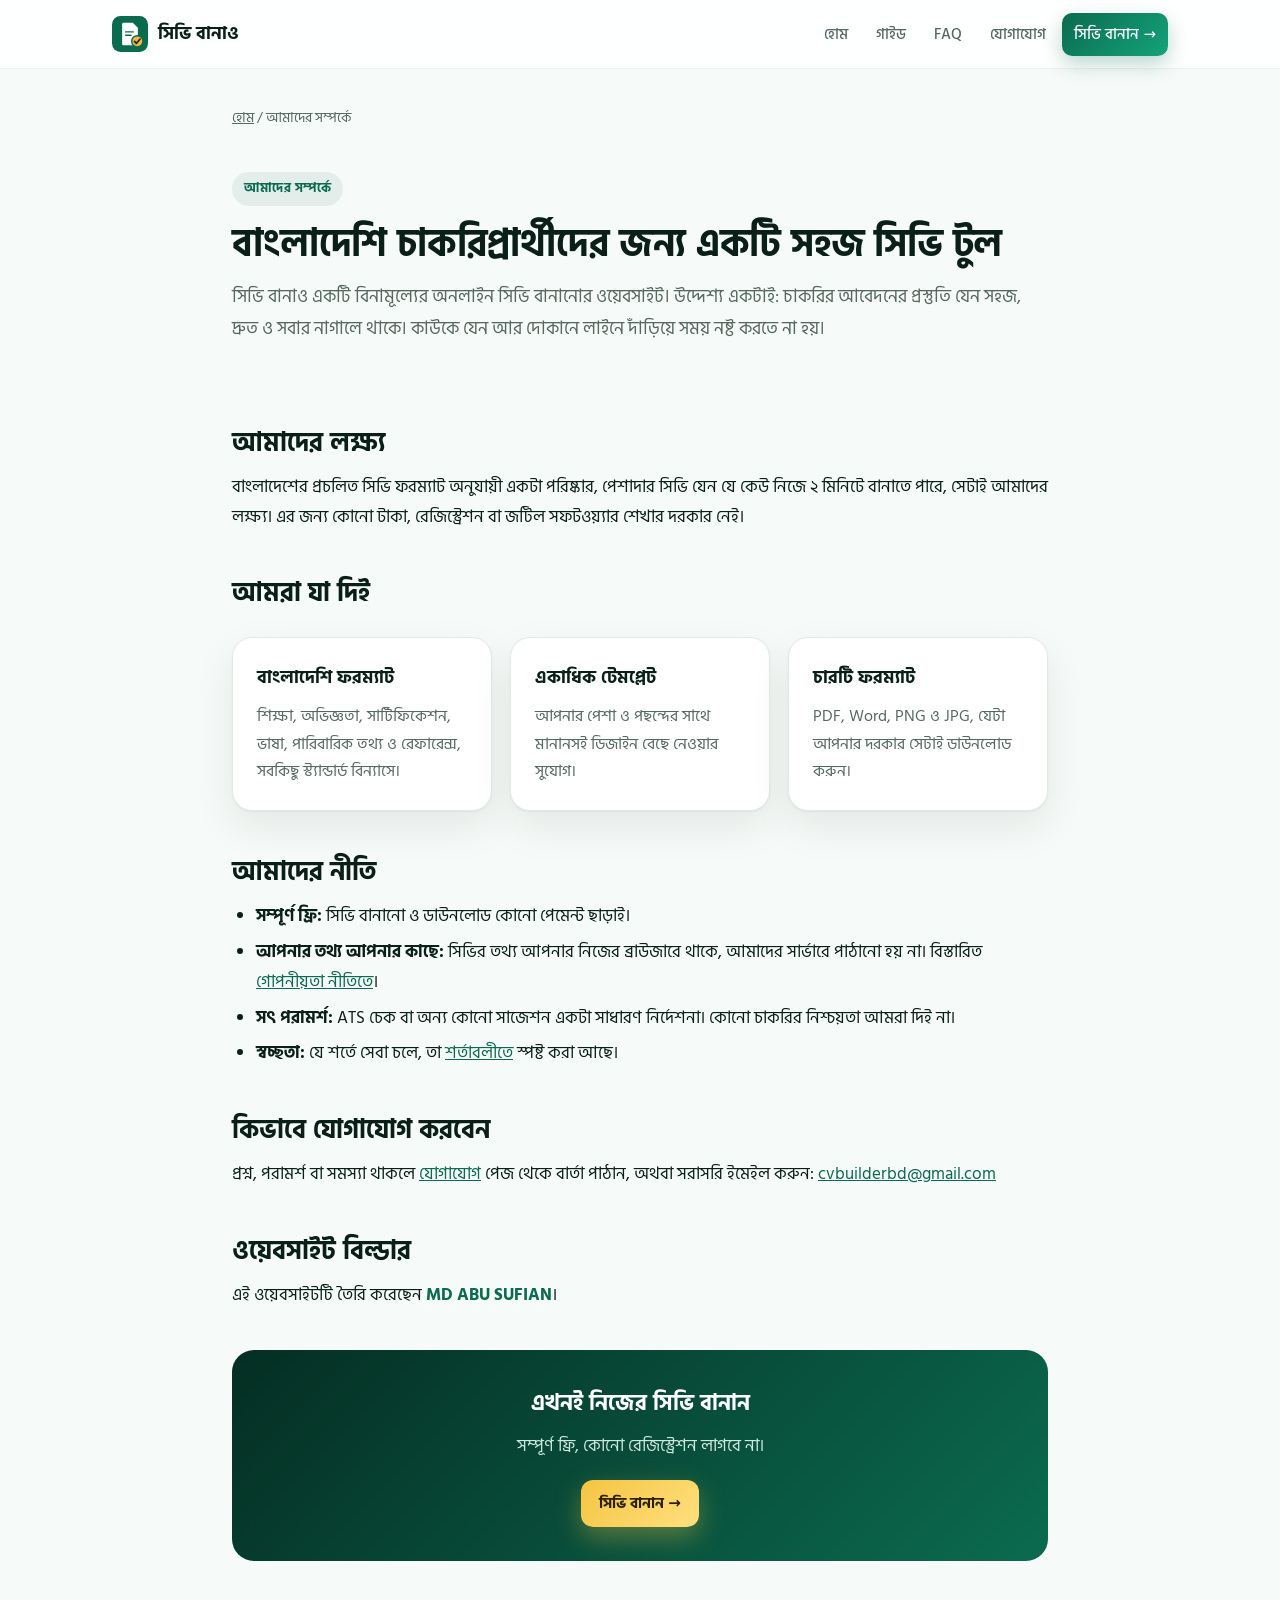
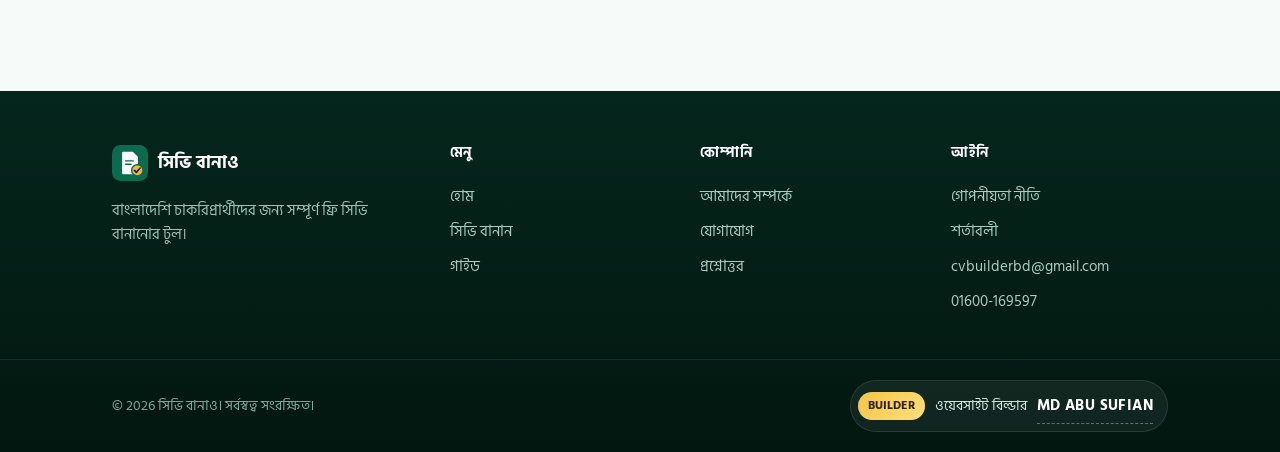
<file: about.html>
<!DOCTYPE html>
<html lang="bn">
<head>
<meta charset="utf-8">
<meta name="viewport" content="width=device-width, initial-scale=1, viewport-fit=cover">
<title>আমাদের সম্পর্কে · সিভি বানাও</title>
<meta name="description" content="সিভি বানাও কী, আমাদের লক্ষ্য, নীতি এবং কিভাবে যোগাযোগ করবেন। বাংলাদেশি চাকরিপ্রার্থীদের জন্য সম্পূর্ণ ফ্রি সিভি টুল।">
<meta name="robots" content="index,follow">
<link rel="canonical" href="https://cvbanao.com/about.html">
<link rel="icon" href="favicon.png" type="image/png">
<meta property="og:type" content="website">
<meta property="og:site_name" content="সিভি বানাও">
<meta property="og:title" content="আমাদের সম্পর্কে · সিভি বানাও">
<meta property="og:description" content="সিভি বানাও কী, আমাদের লক্ষ্য, নীতি এবং কিভাবে যোগাযোগ করবেন। বাংলাদেশি চাকরিপ্রার্থীদের জন্য সম্পূর্ণ ফ্রি সিভি টুল।">
<meta property="og:url" content="https://cvbanao.com/about.html">
<meta property="og:image" content="https://cvbanao.com/og.png">
<link rel="preconnect" href="https://fonts.gstatic.com" crossorigin>
<link href="https://fonts.googleapis.com/css2?family=Hind+Siliguri:wght@400;500;600;700&display=swap" rel="stylesheet">
<link rel="stylesheet" href="guide.css">

<style>
.pagehero{padding:34px 0 10px}
.pagehero h1{margin:14px 0 12px}
.grid3{display:grid;grid-template-columns:repeat(3,1fr);gap:18px;margin:26px 0}
.box{background:#fff;border:1px solid var(--line);border-radius:20px;padding:24px;box-shadow:0 1px 2px rgba(11,31,25,.05),0 16px 40px rgba(5,38,28,.08)}
.box h3{margin:0 0 8px;font-size:18px}
.box p{margin:0;color:var(--mute);font-size:15.5px}
.box a{font-weight:600}
.cgrid{display:grid;grid-template-columns:1fr 1fr;gap:18px;margin:24px 0}
.cc{display:flex;gap:14px;align-items:flex-start;background:#fff;border:1px solid var(--line);border-radius:20px;padding:20px;text-decoration:none;color:var(--ink);box-shadow:0 1px 2px rgba(11,31,25,.05),0 16px 40px rgba(5,38,28,.08);transition:transform .3s}
.cc:hover{transform:translateY(-3px)}
.cc i{width:44px;height:44px;border-radius:14px;display:grid;place-items:center;font-style:normal;background:linear-gradient(135deg,#e6f6ef,#bfe5d3);flex:none;font-size:20px}
.cc b{display:block;font-size:16px}
.cc span{color:var(--mute);font-size:14.5px;word-break:break-all}
form.cf{background:#fff;border:1px solid var(--line);border-radius:22px;padding:26px;margin:26px 0;box-shadow:0 16px 40px rgba(5,38,28,.08)}
form.cf label{display:block;font-weight:600;font-size:14px;margin:14px 0 6px}
form.cf input,form.cf select,form.cf textarea{width:100%;padding:12px 14px;border:1.5px solid #d6e2dc;border-radius:12px;font:inherit;font-size:16px;background:#fbfdfc}
form.cf textarea{min-height:130px;resize:vertical}
form.cf input:focus,form.cf select:focus,form.cf textarea:focus{outline:0;border-color:var(--g2);box-shadow:0 0 0 4px rgba(20,163,122,.14)}
form.cf .go{margin-top:20px;width:100%;border:0;border-radius:14px;padding:15px;background:linear-gradient(135deg,var(--g1),var(--g2));color:#fff;font:700 16px "Hind Siliguri",sans-serif;cursor:pointer;box-shadow:0 12px 26px rgba(11,107,79,.3)}
form.cf .hint{font-size:13px;color:var(--mute);margin:12px 0 0}
form.cf .err{color:#b42318;font-size:13px;margin-top:6px;display:none}
form.cf .bad{border-color:#e5484d!important}
.fq{background:#fff;border:1px solid var(--line);border-radius:18px;padding:18px 22px;margin-bottom:12px;box-shadow:0 1px 2px rgba(11,31,25,.05)}
.fq summary{cursor:pointer;font-weight:600;font-size:16.5px;list-style:none;display:flex;justify-content:space-between;gap:12px}
.fq summary::-webkit-details-marker{display:none}
.fq summary::after{content:"+";color:var(--g1);font-size:22px;line-height:1}
.fq[open] summary::after{content:"–"}
.fq p{margin:10px 0 2px;color:var(--mute);font-size:15.5px}
.fcat{margin:40px 0 12px;font-size:20px;color:var(--g1)}
.dev{color:inherit;text-decoration:none;border-bottom:1px dashed rgba(255,255,255,.35)}
.dev:hover{color:var(--gold)}
@media (max-width:760px){.grid3,.cgrid{grid-template-columns:1fr}}
</style>
</head>
<body>
<header><div class="wrap nav">
 <a class="brand" href="index.html"><svg viewBox="0 0 64 64" aria-hidden="true"><rect width="64" height="64" rx="15" fill="#0b6b4f"/><path d="M20 12h17l9 9v29a2 2 0 0 1-2 2H20a2 2 0 0 1-2-2V14a2 2 0 0 1 2-2z" fill="#fff"/><rect x="23" y="27" width="16" height="2.5" rx="1.2" fill="#0b6b4f"/><rect x="23" y="33" width="12" height="2.5" rx="1.2" fill="#0b6b4f"/><circle cx="45" cy="45" r="10" fill="#f5b83d" stroke="#0b6b4f" stroke-width="2.5"/><path d="M40 45l3.5 3.5L50 41" stroke="#14231c" stroke-width="3" fill="none" stroke-linecap="round" stroke-linejoin="round"/></svg>সিভি বানাও</a>
 <nav class="links" aria-label="প্রধান মেনু">
  <a href="index.html">হোম</a><a href="guides.html">গাইড</a><a href="faq.html">FAQ</a><a href="contact.html">যোগাযোগ</a>
  <a class="btn" href="cv.html">সিভি বানান →</a>
 </nav>
</div></header>
<main class="art" style="max-width:860px;margin:0 auto;padding:10px 22px 60px">
<nav class="crumb" aria-label="breadcrumb"><a href="index.html">হোম</a> / আমাদের সম্পর্কে</nav>
<div class="pagehero">
<span class="eyebrow">আমাদের সম্পর্কে</span>
<h1>বাংলাদেশি চাকরিপ্রার্থীদের জন্য একটি সহজ সিভি টুল</h1>
<p class="lead">সিভি বানাও একটি বিনামূল্যের অনলাইন সিভি বানানোর ওয়েবসাইট। উদ্দেশ্য একটাই: চাকরির আবেদনের প্রস্তুতি যেন সহজ, দ্রুত ও সবার নাগালে থাকে। কাউকে যেন আর দোকানে লাইনে দাঁড়িয়ে সময় নষ্ট করতে না হয়।</p>
</div>
<h2>আমাদের লক্ষ্য</h2>
<p>বাংলাদেশের প্রচলিত সিভি ফরম্যাট অনুযায়ী একটা পরিষ্কার, পেশাদার সিভি যেন যে কেউ নিজে ২ মিনিটে বানাতে পারে, সেটাই আমাদের লক্ষ্য। এর জন্য কোনো টাকা, রেজিস্ট্রেশন বা জটিল সফটওয়্যার শেখার দরকার নেই।</p>
<h2>আমরা যা দিই</h2>
<div class="grid3">
 <div class="box"><h3>বাংলাদেশি ফরম্যাট</h3><p>শিক্ষা, অভিজ্ঞতা, সার্টিফিকেশন, ভাষা, পারিবারিক তথ্য ও রেফারেন্স, সবকিছু স্ট্যান্ডার্ড বিন্যাসে।</p></div>
 <div class="box"><h3>একাধিক টেমপ্লেট</h3><p>আপনার পেশা ও পছন্দের সাথে মানানসই ডিজাইন বেছে নেওয়ার সুযোগ।</p></div>
 <div class="box"><h3>চারটি ফরম্যাট</h3><p>PDF, Word, PNG ও JPG, যেটা আপনার দরকার সেটাই ডাউনলোড করুন।</p></div>
</div>
<h2>আমাদের নীতি</h2>
<ul>
<li><b>সম্পূর্ণ ফ্রি:</b> সিভি বানানো ও ডাউনলোড কোনো পেমেন্ট ছাড়াই।</li>
<li><b>আপনার তথ্য আপনার কাছে:</b> সিভির তথ্য আপনার নিজের ব্রাউজারে থাকে, আমাদের সার্ভারে পাঠানো হয় না। বিস্তারিত <a href="privacy.html">গোপনীয়তা নীতিতে</a>।</li>
<li><b>সৎ পরামর্শ:</b> ATS চেক বা অন্য কোনো সাজেশন একটা সাধারণ নির্দেশনা। কোনো চাকরির নিশ্চয়তা আমরা দিই না।</li>
<li><b>স্বচ্ছতা:</b> যে শর্তে সেবা চলে, তা <a href="terms.html">শর্তাবলীতে</a> স্পষ্ট করা আছে।</li>
</ul>
<h2>কিভাবে যোগাযোগ করবেন</h2>
<p>প্রশ্ন, পরামর্শ বা সমস্যা থাকলে <a href="contact.html">যোগাযোগ</a> পেজ থেকে বার্তা পাঠান, অথবা সরাসরি ইমেইল করুন: <a href="mailto:cvbuilderbd@gmail.com">cvbuilderbd@gmail.com</a></p>
<h2>ওয়েবসাইট বিল্ডার</h2>
<p>এই ওয়েবসাইটটি তৈরি করেছেন <a class="dev" href="https://www.facebook.com/mdsofian68" target="_blank" rel="noopener" style="color:var(--g1)"><b>MD ABU SUFIAN</b></a>।</p>
<div class="cta" style="margin-top:40px"><h3>এখনই নিজের সিভি বানান</h3><p>সম্পূর্ণ ফ্রি, কোনো রেজিস্ট্রেশন লাগবে না।</p><a class="btn" href="cv.html">সিভি বানান →</a></div>
</main>
<footer>
 <div class="fgrid">
  <div>
   <a class="brand" href="index.html"><svg viewBox="0 0 64 64" aria-hidden="true"><rect width="64" height="64" rx="15" fill="#0b6b4f"/><path d="M20 12h17l9 9v29a2 2 0 0 1-2 2H20a2 2 0 0 1-2-2V14a2 2 0 0 1 2-2z" fill="#fff"/><rect x="23" y="27" width="16" height="2.5" rx="1.2" fill="#0b6b4f"/><rect x="23" y="33" width="12" height="2.5" rx="1.2" fill="#0b6b4f"/><circle cx="45" cy="45" r="10" fill="#f5b83d" stroke="#0b6b4f" stroke-width="2.5"/><path d="M40 45l3.5 3.5L50 41" stroke="#14231c" stroke-width="3" fill="none" stroke-linecap="round" stroke-linejoin="round"/></svg>সিভি বানাও</a>
   <p class="fb">বাংলাদেশি চাকরিপ্রার্থীদের জন্য সম্পূর্ণ ফ্রি সিভি বানানোর টুল।</p>
  </div>
  <div><h4>মেনু</h4><a href="index.html">হোম</a><a href="cv.html">সিভি বানান</a><a href="guides.html">গাইড</a></div>
  <div><h4>কোম্পানি</h4><a href="about.html">আমাদের সম্পর্কে</a><a href="contact.html">যোগাযোগ</a><a href="faq.html">প্রশ্নোত্তর</a></div>
  <div><h4>আইনি</h4><a href="privacy.html">গোপনীয়তা নীতি</a><a href="terms.html">শর্তাবলী</a><a href="mailto:cvbuilderbd@gmail.com">cvbuilderbd@gmail.com</a><a href="tel:+8801600169597">01600-169597</a></div>
 </div>
 <div class="fbar"><div class="in"><span>© 2026 সিভি বানাও। সর্বস্বত্ব সংরক্ষিত।</span><span class="credit"><i>BUILDER</i>ওয়েবসাইট বিল্ডার <a class="dev" href="https://www.facebook.com/mdsofian68" target="_blank" rel="noopener"><b>MD ABU SUFIAN</b></a></span></div></div>
</footer>
</body>
</html>
</file>
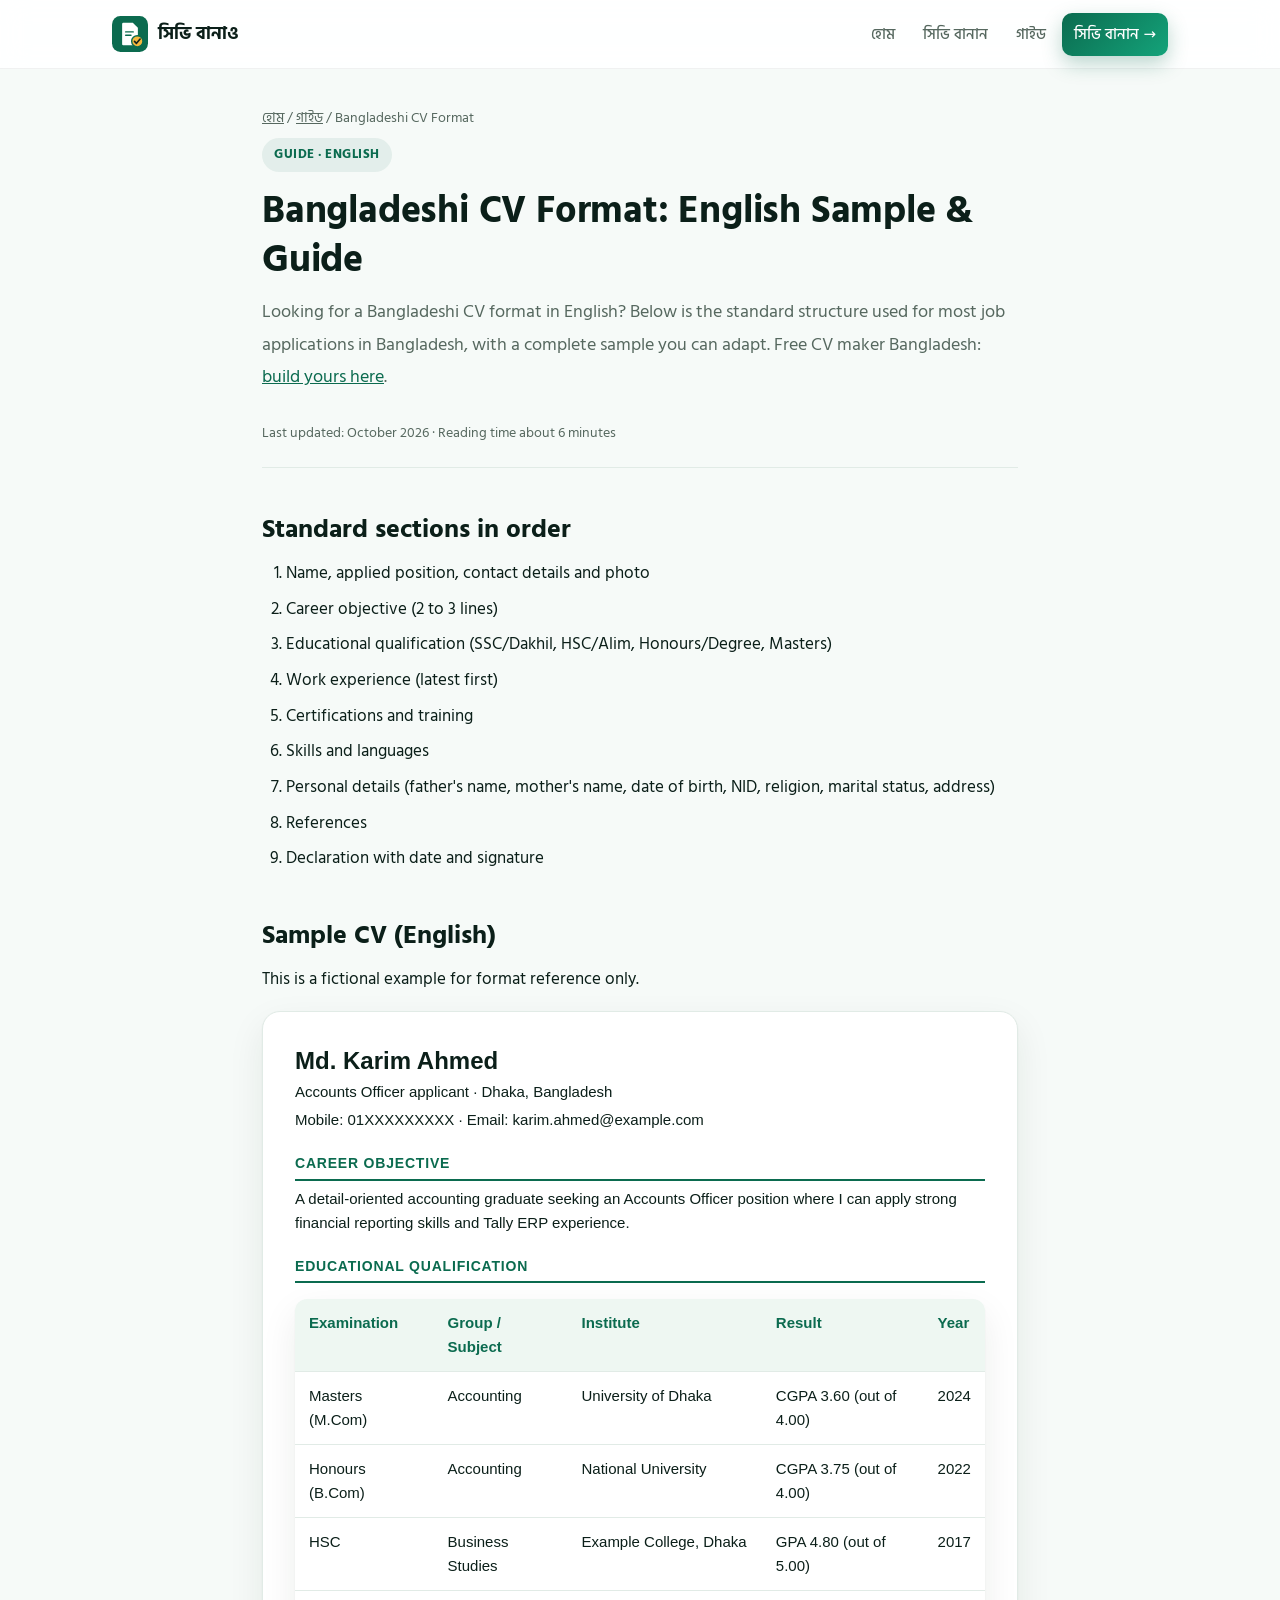
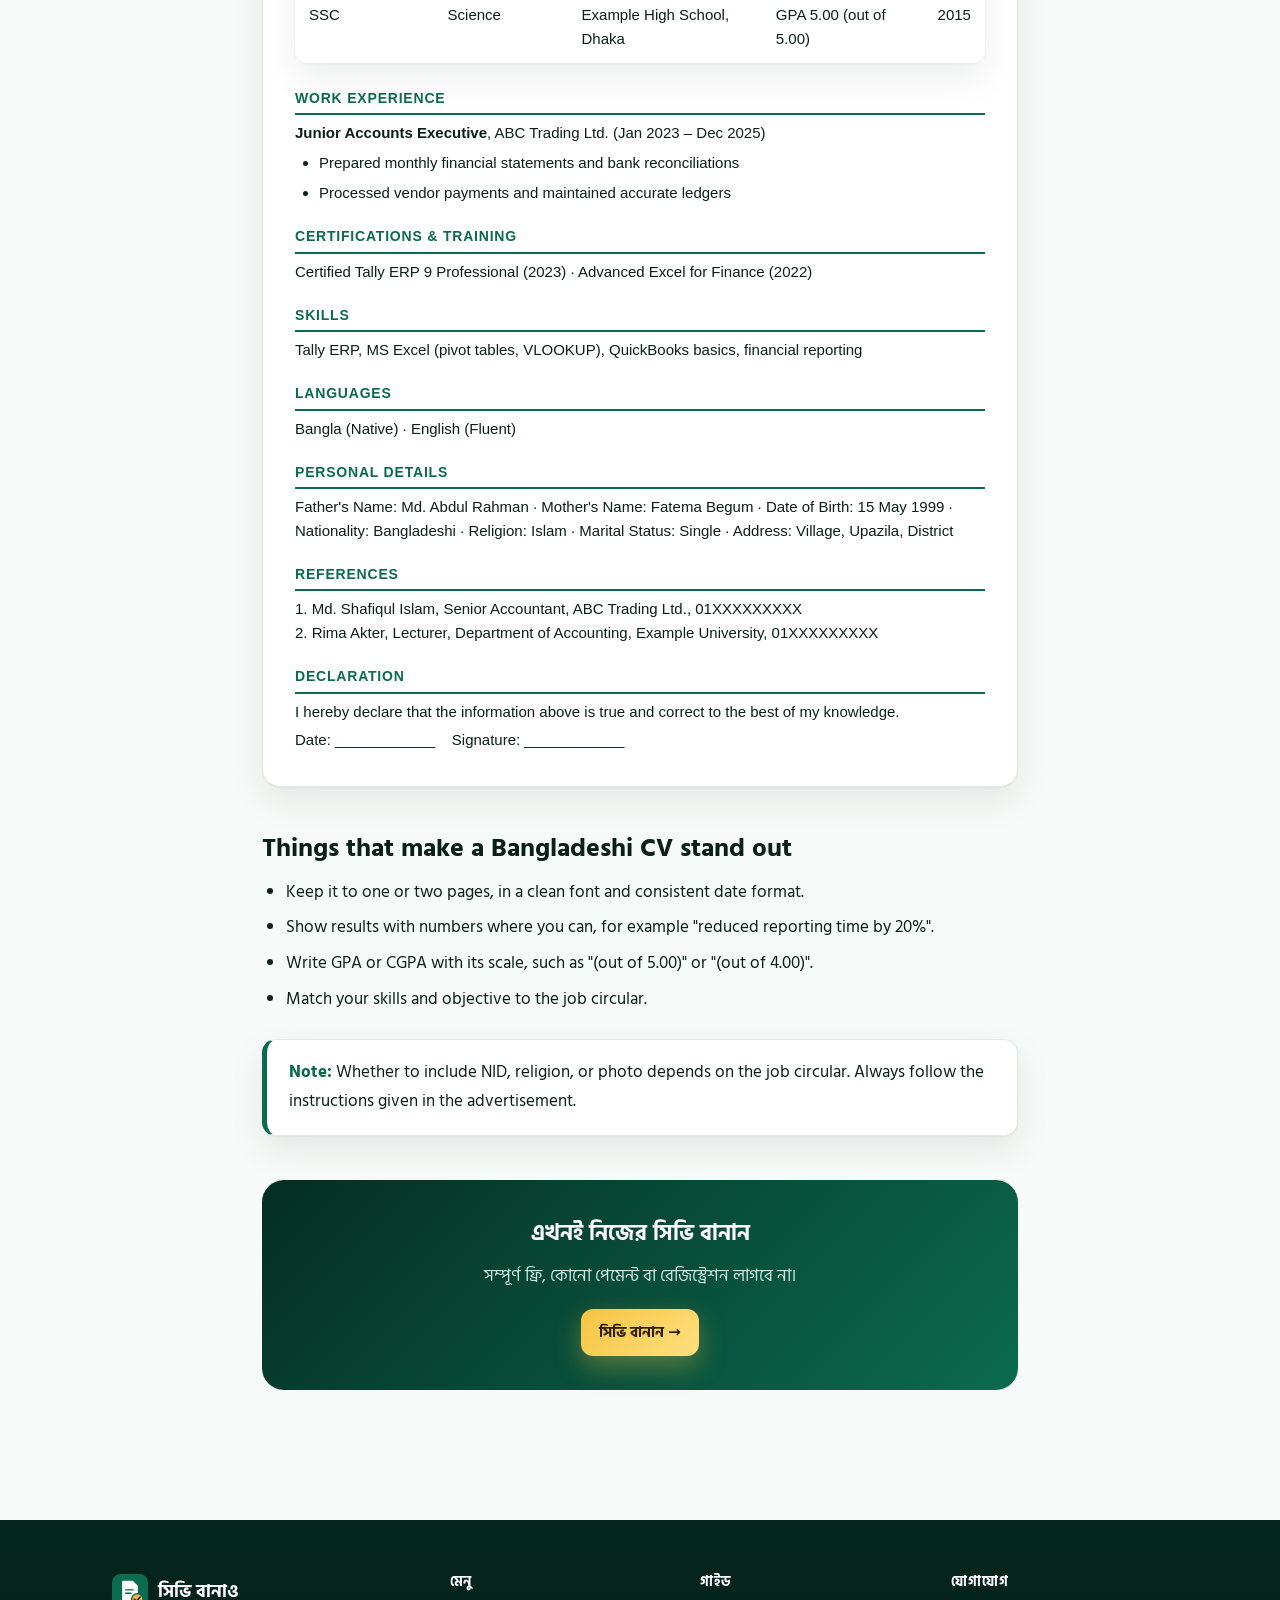
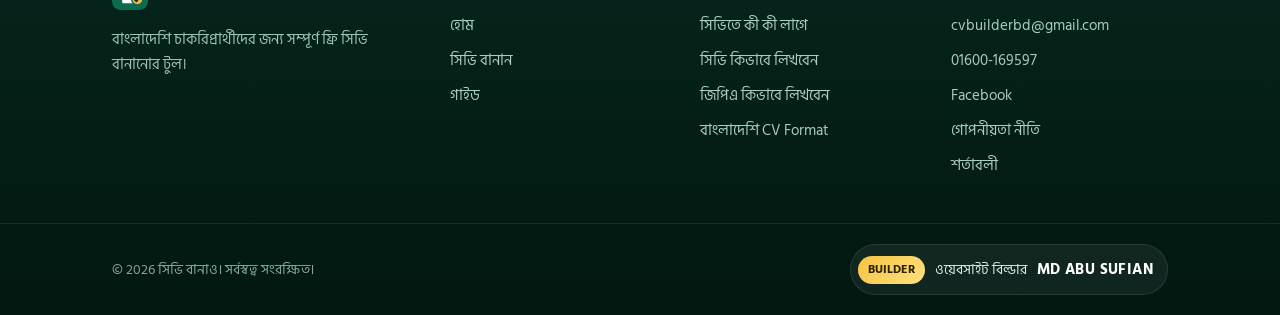
<file: bangladeshi-cv-format.html>
<!DOCTYPE html>
<html lang="bn">
<head>
<meta charset="utf-8">
<meta name="viewport" content="width=device-width, initial-scale=1, viewport-fit=cover">
<title>Bangladeshi CV Format · English CV Sample · Free CV Maker Bangladesh · সিভি বানাও</title>
<meta name="description" content="Bangladeshi CV format explained with a full English CV sample. Learn the standard sections, personal details, education with GPA/CGPA and how to write a job-ready CV for Bangladesh. Free CV maker.">
<meta name="robots" content="index,follow">
<link rel="canonical" href="https://cvbanao.com/bangladeshi-cv-format.html">
<link rel="icon" href="favicon.png" type="image/png">
<meta property="og:type" content="article">
<meta property="og:site_name" content="সিভি বানাও">
<meta property="og:title" content="Bangladeshi CV Format · English CV Sample · Free CV Maker Bangladesh · সিভি বানাও">
<meta property="og:description" content="Bangladeshi CV format explained with a full English CV sample. Learn the standard sections, personal details, education with GPA/CGPA and how to write a job-ready CV for Bangladesh. Free CV maker.">
<meta property="og:url" content="https://cvbanao.com/bangladeshi-cv-format.html">
<meta property="og:image" content="https://cvbanao.com/og.png">
<link href="https://fonts.googleapis.com/css2?family=Hind+Siliguri:wght@400;500;600;700&display=swap" rel="stylesheet">
<link rel="stylesheet" href="guide.css">
<script type="application/ld+json">{"@context":"https://schema.org","@type":"Article","headline":"Bangladeshi CV Format","description":"Bangladeshi CV format explained with a full English CV sample. Learn the standard sections, personal details, education with GPA/CGPA and how to write a job-ready CV for Bangladesh. Free CV maker.","inLanguage":"bn","author":{"@type":"Organization","name":"সিভি বানাও"},"publisher":{"@type":"Organization","name":"সিভি বানাও"},"mainEntityOfPage":"https://cvbanao.com/bangladeshi-cv-format.html"}</script>
</head>
<body>
<header><div class="wrap nav">
 <a class="brand" href="index.html"><svg viewBox="0 0 64 64" aria-hidden="true"><rect width="64" height="64" rx="15" fill="#0b6b4f"/><path d="M20 12h17l9 9v29a2 2 0 0 1-2 2H20a2 2 0 0 1-2-2V14a2 2 0 0 1 2-2z" fill="#fff"/><rect x="23" y="27" width="16" height="2.5" rx="1.2" fill="#0b6b4f"/><rect x="23" y="33" width="12" height="2.5" rx="1.2" fill="#0b6b4f"/><circle cx="45" cy="45" r="10" fill="#f5b83d" stroke="#0b6b4f" stroke-width="2.5"/><path d="M40 45l3.5 3.5L50 41" stroke="#14231c" stroke-width="3" fill="none" stroke-linecap="round" stroke-linejoin="round"/></svg>সিভি বানাও</a>
 <nav class="links" aria-label="প্রধান মেনু"><a href="index.html">হোম</a><a href="cv.html">সিভি বানান</a><a href="guides.html">গাইড</a><a class="btn" href="cv.html">সিভি বানান →</a></nav>
</div></header>
<article class="art">
<nav class="crumb" aria-label="breadcrumb"><a href="index.html">হোম</a> / <a href="guides.html">গাইড</a> / Bangladeshi CV Format</nav>
<span class="eyebrow">Guide · English</span>
<h1>Bangladeshi CV Format: English Sample &amp; Guide</h1>
<p class="lead">Looking for a Bangladeshi CV format in English? Below is the standard structure used for most job applications in Bangladesh, with a complete sample you can adapt. Free CV maker Bangladesh: <a href="cv.html">build yours here</a>.</p>
<p class="meta">Last updated: October 2026 · Reading time about 6 minutes</p>

<h2>Standard sections in order</h2>
<ol>
<li>Name, applied position, contact details and photo</li>
<li>Career objective (2 to 3 lines)</li>
<li>Educational qualification (SSC/Dakhil, HSC/Alim, Honours/Degree, Masters)</li>
<li>Work experience (latest first)</li>
<li>Certifications and training</li>
<li>Skills and languages</li>
<li>Personal details (father's name, mother's name, date of birth, NID, religion, marital status, address)</li>
<li>References</li>
<li>Declaration with date and signature</li>
</ol>

<h2>Sample CV (English)</h2>
<p>This is a fictional example for format reference only.</p>
<div class="cv-sample">
<p class="nm">Md. Karim Ahmed</p>
<p>Accounts Officer applicant · Dhaka, Bangladesh</p>
<p>Mobile: 01XXXXXXXXX · Email: karim.ahmed@example.com</p>

<h4>Career Objective</h4>
<p>A detail-oriented accounting graduate seeking an Accounts Officer position where I can apply strong financial reporting skills and Tally ERP experience.</p>

<h4>Educational Qualification</h4>
<table>
<tr><th>Examination</th><th>Group / Subject</th><th>Institute</th><th>Result</th><th>Year</th></tr>
<tr><td>Masters (M.Com)</td><td>Accounting</td><td>University of Dhaka</td><td>CGPA 3.60 (out of 4.00)</td><td>2024</td></tr>
<tr><td>Honours (B.Com)</td><td>Accounting</td><td>National University</td><td>CGPA 3.75 (out of 4.00)</td><td>2022</td></tr>
<tr><td>HSC</td><td>Business Studies</td><td>Example College, Dhaka</td><td>GPA 4.80 (out of 5.00)</td><td>2017</td></tr>
<tr><td>SSC</td><td>Science</td><td>Example High School, Dhaka</td><td>GPA 5.00 (out of 5.00)</td><td>2015</td></tr>
</table>

<h4>Work Experience</h4>
<p><b>Junior Accounts Executive</b>, ABC Trading Ltd. (Jan 2023 – Dec 2025)</p>
<ul><li>Prepared monthly financial statements and bank reconciliations</li><li>Processed vendor payments and maintained accurate ledgers</li></ul>

<h4>Certifications &amp; Training</h4>
<p>Certified Tally ERP 9 Professional (2023) · Advanced Excel for Finance (2022)</p>

<h4>Skills</h4>
<p>Tally ERP, MS Excel (pivot tables, VLOOKUP), QuickBooks basics, financial reporting</p>

<h4>Languages</h4>
<p>Bangla (Native) · English (Fluent)</p>

<h4>Personal Details</h4>
<p>Father's Name: Md. Abdul Rahman · Mother's Name: Fatema Begum · Date of Birth: 15 May 1999 · Nationality: Bangladeshi · Religion: Islam · Marital Status: Single · Address: Village, Upazila, District</p>

<h4>References</h4>
<p>1. Md. Shafiqul Islam, Senior Accountant, ABC Trading Ltd., 01XXXXXXXXX<br>2. Rima Akter, Lecturer, Department of Accounting, Example University, 01XXXXXXXXX</p>

<h4>Declaration</h4>
<p>I hereby declare that the information above is true and correct to the best of my knowledge.</p>
<p>Date: ____________ &nbsp;&nbsp; Signature: ____________</p>
</div>

<h2>Things that make a Bangladeshi CV stand out</h2>
<ul>
<li>Keep it to one or two pages, in a clean font and consistent date format.</li>
<li>Show results with numbers where you can, for example "reduced reporting time by 20%".</li>
<li>Write GPA or CGPA with its scale, such as "(out of 5.00)" or "(out of 4.00)".</li>
<li>Match your skills and objective to the job circular.</li>
</ul>

<div class="tip"><b>Note:</b> Whether to include NID, religion, or photo depends on the job circular. Always follow the instructions given in the advertisement.</div>
<div class="cta"><h3>এখনই নিজের সিভি বানান</h3><p>সম্পূর্ণ ফ্রি, কোনো পেমেন্ট বা রেজিস্ট্রেশন লাগবে না।</p><a class="btn" href="cv.html">সিভি বানান →</a></div>
</article><footer>
 <div class="fgrid">
  <div>
   <a class="brand" href="index.html"><svg viewBox="0 0 64 64" aria-hidden="true"><rect width="64" height="64" rx="15" fill="#0b6b4f"/><path d="M20 12h17l9 9v29a2 2 0 0 1-2 2H20a2 2 0 0 1-2-2V14a2 2 0 0 1 2-2z" fill="#fff"/><rect x="23" y="27" width="16" height="2.5" rx="1.2" fill="#0b6b4f"/><rect x="23" y="33" width="12" height="2.5" rx="1.2" fill="#0b6b4f"/><circle cx="45" cy="45" r="10" fill="#f5b83d" stroke="#0b6b4f" stroke-width="2.5"/><path d="M40 45l3.5 3.5L50 41" stroke="#14231c" stroke-width="3" fill="none" stroke-linecap="round" stroke-linejoin="round"/></svg>সিভি বানাও</a>
   <p class="fb">বাংলাদেশি চাকরিপ্রার্থীদের জন্য সম্পূর্ণ ফ্রি সিভি বানানোর টুল।</p>
  </div>
  <div><h4>মেনু</h4><a href="index.html">হোম</a><a href="cv.html">সিভি বানান</a><a href="guides.html">গাইড</a></div>
  <div><h4>গাইড</h4><a href="guide-cv-contents.html">সিভিতে কী কী লাগে</a><a href="guide-cv-writing.html">সিভি কিভাবে লিখবেন</a><a href="guide-gpa.html">জিপিএ কিভাবে লিখবেন</a><a href="bangladeshi-cv-format.html">বাংলাদেশি CV Format</a></div>
  <div><h4>যোগাযোগ</h4><a href="mailto:cvbuilderbd@gmail.com">cvbuilderbd@gmail.com</a><a href="tel:+8801600169597">01600-169597</a><a href="https://www.facebook.com/cvbuilderbd" target="_blank" rel="noopener">Facebook</a><a href="privacy.html">গোপনীয়তা নীতি</a><a href="terms.html">শর্তাবলী</a></div>
 </div>
 <div class="fbar"><div class="in"><span>© 2026 সিভি বানাও। সর্বস্বত্ব সংরক্ষিত।</span><span class="credit"><i>BUILDER</i>ওয়েবসাইট বিল্ডার <a class="dev" href="https://www.facebook.com/mdsofian68" target="_blank" rel="noopener" aria-label="MD ABU SUFIAN ফেসবুক প্রোফাইল"><b>MD ABU SUFIAN</b></a></span></div></div>
</footer>
</body>
</html>
</file>
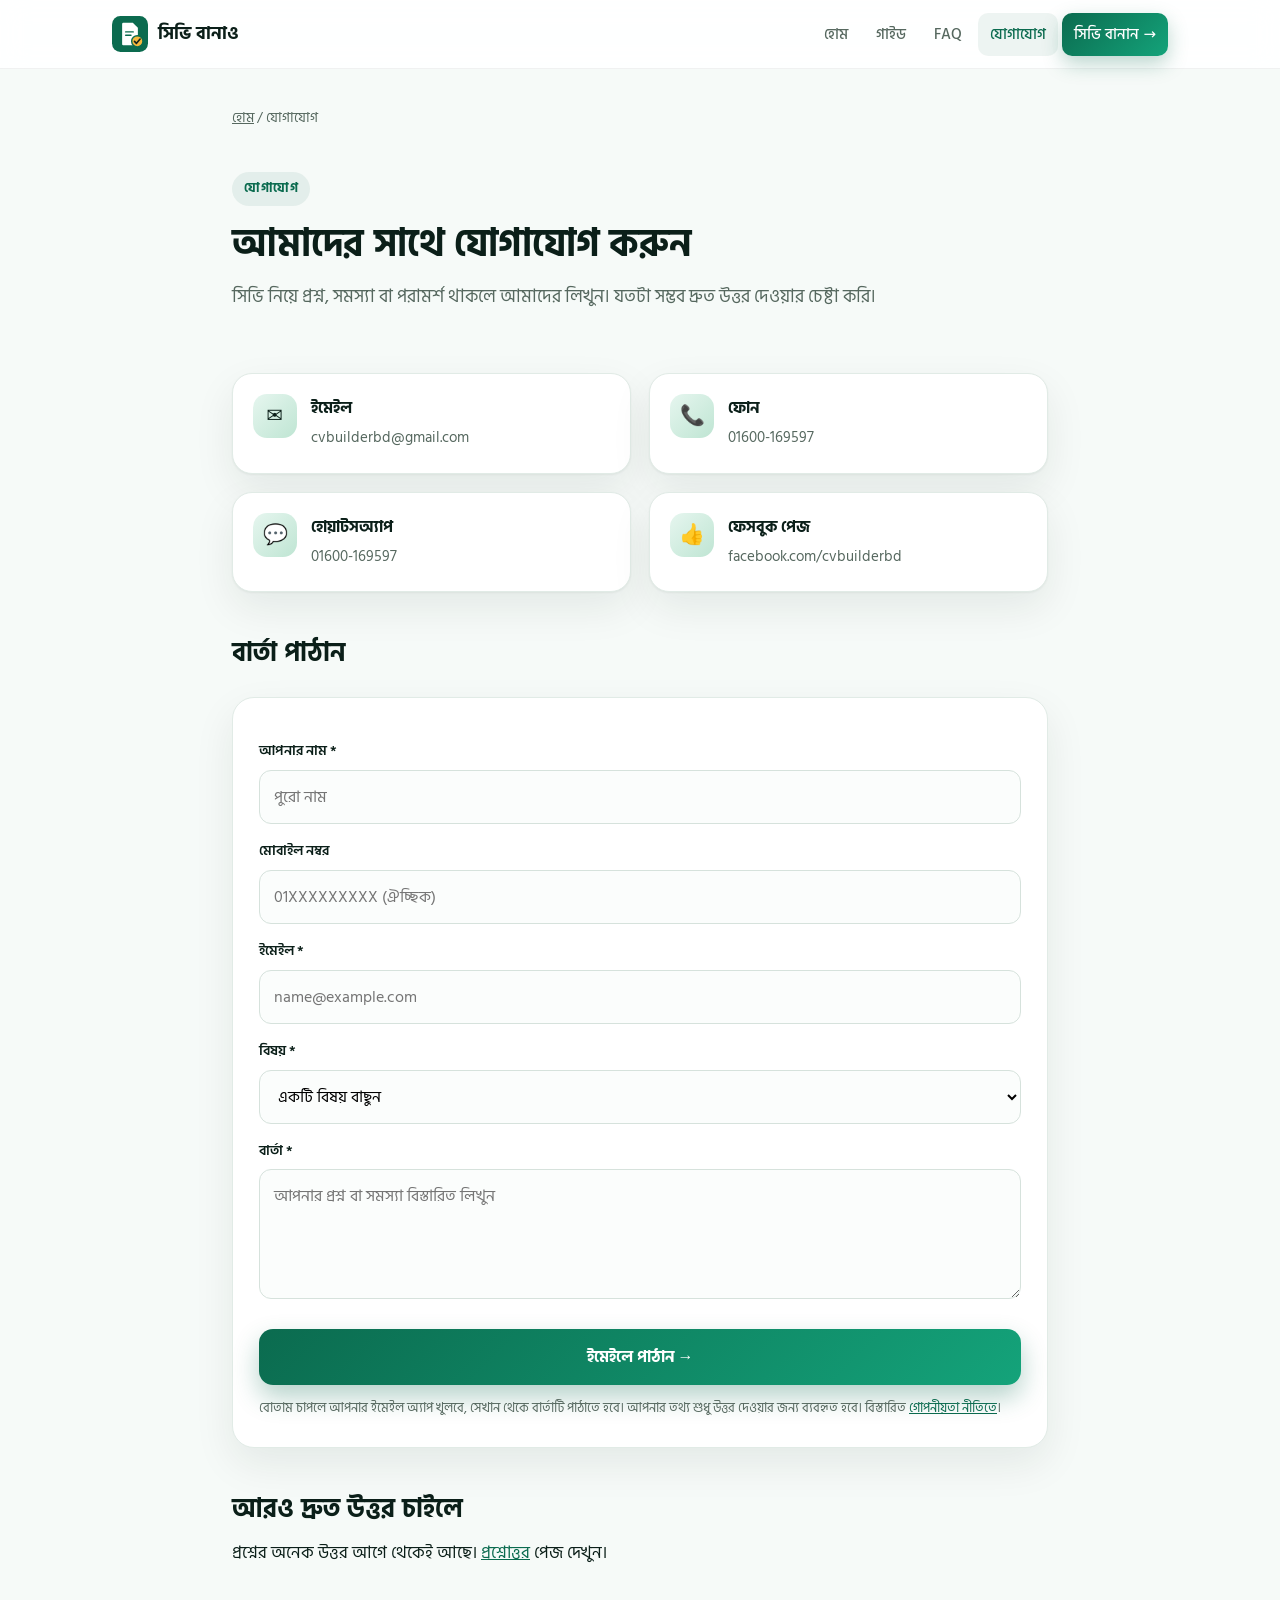
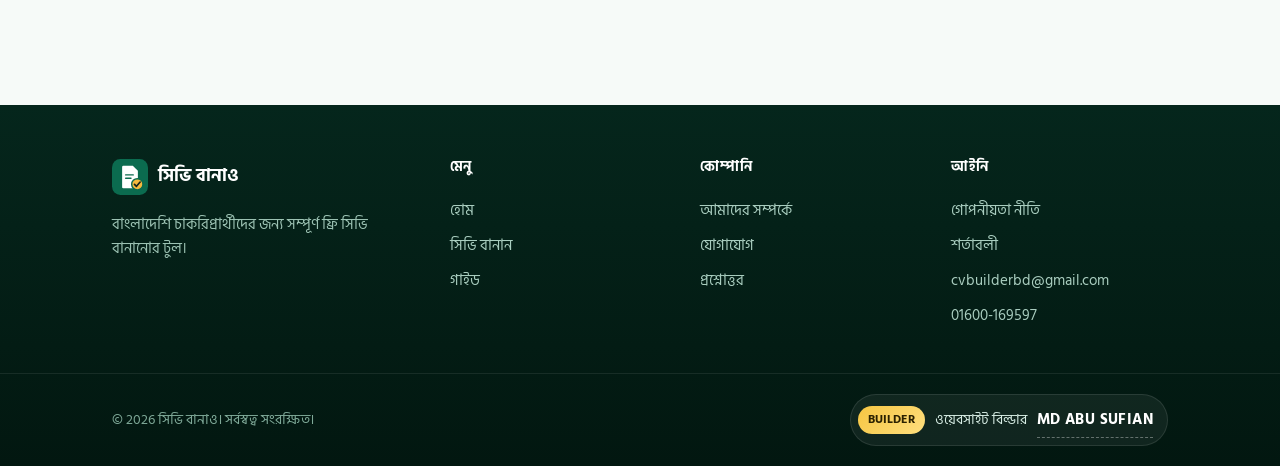
<file: contact.html>
<!DOCTYPE html>
<html lang="bn">
<head>
<meta charset="utf-8">
<meta name="viewport" content="width=device-width, initial-scale=1, viewport-fit=cover">
<title>যোগাযোগ · সিভি বানাও</title>
<meta name="description" content="সিভি বানাও-এর সাথে যোগাযোগ: ইমেইল, ফোন, হোয়াটসঅ্যাপ, ফেসবুক ও বার্তা পাঠানোর ফর্ম।">
<meta name="robots" content="index,follow">
<link rel="canonical" href="https://cvbanao.com/contact.html">
<link rel="icon" href="favicon.png" type="image/png">
<meta property="og:type" content="website">
<meta property="og:site_name" content="সিভি বানাও">
<meta property="og:title" content="যোগাযোগ · সিভি বানাও">
<meta property="og:description" content="সিভি বানাও-এর সাথে যোগাযোগ: ইমেইল, ফোন, হোয়াটসঅ্যাপ, ফেসবুক ও বার্তা পাঠানোর ফর্ম।">
<meta property="og:url" content="https://cvbanao.com/contact.html">
<meta property="og:image" content="https://cvbanao.com/og.png">
<link rel="preconnect" href="https://fonts.gstatic.com" crossorigin>
<link href="https://fonts.googleapis.com/css2?family=Hind+Siliguri:wght@400;500;600;700&display=swap" rel="stylesheet">
<link rel="stylesheet" href="guide.css">

<style>
.pagehero{padding:34px 0 10px}
.pagehero h1{margin:14px 0 12px}
.grid3{display:grid;grid-template-columns:repeat(3,1fr);gap:18px;margin:26px 0}
.box{background:#fff;border:1px solid var(--line);border-radius:20px;padding:24px;box-shadow:0 1px 2px rgba(11,31,25,.05),0 16px 40px rgba(5,38,28,.08)}
.box h3{margin:0 0 8px;font-size:18px}
.box p{margin:0;color:var(--mute);font-size:15.5px}
.box a{font-weight:600}
.cgrid{display:grid;grid-template-columns:1fr 1fr;gap:18px;margin:24px 0}
.cc{display:flex;gap:14px;align-items:flex-start;background:#fff;border:1px solid var(--line);border-radius:20px;padding:20px;text-decoration:none;color:var(--ink);box-shadow:0 1px 2px rgba(11,31,25,.05),0 16px 40px rgba(5,38,28,.08);transition:transform .3s}
.cc:hover{transform:translateY(-3px)}
.cc i{width:44px;height:44px;border-radius:14px;display:grid;place-items:center;font-style:normal;background:linear-gradient(135deg,#e6f6ef,#bfe5d3);flex:none;font-size:20px}
.cc b{display:block;font-size:16px}
.cc span{color:var(--mute);font-size:14.5px;word-break:break-all}
form.cf{background:#fff;border:1px solid var(--line);border-radius:22px;padding:26px;margin:26px 0;box-shadow:0 16px 40px rgba(5,38,28,.08)}
form.cf label{display:block;font-weight:600;font-size:14px;margin:14px 0 6px}
form.cf input,form.cf select,form.cf textarea{width:100%;padding:12px 14px;border:1.5px solid #d6e2dc;border-radius:12px;font:inherit;font-size:16px;background:#fbfdfc}
form.cf textarea{min-height:130px;resize:vertical}
form.cf input:focus,form.cf select:focus,form.cf textarea:focus{outline:0;border-color:var(--g2);box-shadow:0 0 0 4px rgba(20,163,122,.14)}
form.cf .go{margin-top:20px;width:100%;border:0;border-radius:14px;padding:15px;background:linear-gradient(135deg,var(--g1),var(--g2));color:#fff;font:700 16px "Hind Siliguri",sans-serif;cursor:pointer;box-shadow:0 12px 26px rgba(11,107,79,.3)}
form.cf .hint{font-size:13px;color:var(--mute);margin:12px 0 0}
form.cf .err{color:#b42318;font-size:13px;margin-top:6px;display:none}
form.cf .bad{border-color:#e5484d!important}
.fq{background:#fff;border:1px solid var(--line);border-radius:18px;padding:18px 22px;margin-bottom:12px;box-shadow:0 1px 2px rgba(11,31,25,.05)}
.fq summary{cursor:pointer;font-weight:600;font-size:16.5px;list-style:none;display:flex;justify-content:space-between;gap:12px}
.fq summary::-webkit-details-marker{display:none}
.fq summary::after{content:"+";color:var(--g1);font-size:22px;line-height:1}
.fq[open] summary::after{content:"–"}
.fq p{margin:10px 0 2px;color:var(--mute);font-size:15.5px}
.fcat{margin:40px 0 12px;font-size:20px;color:var(--g1)}
.dev{color:inherit;text-decoration:none;border-bottom:1px dashed rgba(255,255,255,.35)}
.dev:hover{color:var(--gold)}
@media (max-width:760px){.grid3,.cgrid{grid-template-columns:1fr}}
</style>
</head>
<body>
<header><div class="wrap nav">
 <a class="brand" href="index.html"><svg viewBox="0 0 64 64" aria-hidden="true"><rect width="64" height="64" rx="15" fill="#0b6b4f"/><path d="M20 12h17l9 9v29a2 2 0 0 1-2 2H20a2 2 0 0 1-2-2V14a2 2 0 0 1 2-2z" fill="#fff"/><rect x="23" y="27" width="16" height="2.5" rx="1.2" fill="#0b6b4f"/><rect x="23" y="33" width="12" height="2.5" rx="1.2" fill="#0b6b4f"/><circle cx="45" cy="45" r="10" fill="#f5b83d" stroke="#0b6b4f" stroke-width="2.5"/><path d="M40 45l3.5 3.5L50 41" stroke="#14231c" stroke-width="3" fill="none" stroke-linecap="round" stroke-linejoin="round"/></svg>সিভি বানাও</a>
 <nav class="links" aria-label="প্রধান মেনু">
  <a href="index.html">হোম</a><a href="guides.html">গাইড</a><a href="faq.html">FAQ</a><a href="contact.html" aria-current="page">যোগাযোগ</a>
  <a class="btn" href="cv.html">সিভি বানান →</a>
 </nav>
</div></header>
<main class="art" style="max-width:860px;margin:0 auto;padding:10px 22px 60px">
<nav class="crumb" aria-label="breadcrumb"><a href="index.html">হোম</a> / যোগাযোগ</nav>
<div class="pagehero">
<span class="eyebrow">যোগাযোগ</span>
<h1>আমাদের সাথে যোগাযোগ করুন</h1>
<p class="lead">সিভি নিয়ে প্রশ্ন, সমস্যা বা পরামর্শ থাকলে আমাদের লিখুন। যতটা সম্ভব দ্রুত উত্তর দেওয়ার চেষ্টা করি।</p>
</div>
<div class="cgrid">
 <a class="cc" href="mailto:cvbuilderbd@gmail.com"><i>✉️</i><div><b>ইমেইল</b><span>cvbuilderbd@gmail.com</span></div></a>
 <a class="cc" href="tel:+8801600169597"><i>📞</i><div><b>ফোন</b><span>01600-169597</span></div></a>
 <a class="cc" href="https://wa.me/8801600169597" target="_blank" rel="noopener"><i>💬</i><div><b>হোয়াটসঅ্যাপ</b><span>01600-169597</span></div></a>
 <a class="cc" href="https://www.facebook.com/cvbuilderbd" target="_blank" rel="noopener"><i>👍</i><div><b>ফেসবুক পেজ</b><span>facebook.com/cvbuilderbd</span></div></a>
</div>
<h2>বার্তা পাঠান</h2>
<form class="cf" id="cf" novalidate>
 <label for="cn">আপনার নাম *</label>
 <input id="cn" name="name" autocomplete="name" placeholder="পুরো নাম">
 <div class="err" id="e-cn">নাম লিখুন</div>
 <label for="cm">মোবাইল নম্বর</label>
 <input id="cm" name="phone" inputmode="tel" autocomplete="tel" placeholder="01XXXXXXXXX (ঐচ্ছিক)">
 <div class="err" id="e-cm">সঠিক মোবাইল নম্বর দিন, যেমন 01XXXXXXXXX</div>
 <label for="ce">ইমেইল *</label>
 <input id="ce" name="email" type="email" autocomplete="email" placeholder="name@example.com">
 <div class="err" id="e-ce">সঠিক ইমেইল দিন</div>
 <label for="ct">বিষয় *</label>
 <select id="ct" name="topic">
  <option value="">একটি বিষয় বাছুন</option>
  <option>সাধারণ প্রশ্ন</option>
  <option>সিভি বানানো নিয়ে সমস্যা</option>
  <option>ডাউনলোড বা ফরম্যাট</option>
  <option>ATS চেক সম্পর্কে</option>
  <option>পরামর্শ বা নতুন টেমপ্লেট</option>
  <option>অন্যান্য</option>
 </select>
 <div class="err" id="e-ct">একটি বিষয় বাছুন</div>
 <label for="cb">বার্তা *</label>
 <textarea id="cb" name="message" placeholder="আপনার প্রশ্ন বা সমস্যা বিস্তারিত লিখুন"></textarea>
 <div class="err" id="e-cb">বার্তা লিখুন (কমপক্ষে ১০ অক্ষর)</div>
 <button class="go" type="submit">ইমেইলে পাঠান →</button>
 <p class="hint">বোতাম চাপলে আপনার ইমেইল অ্যাপ খুলবে, সেখান থেকে বার্তাটি পাঠাতে হবে। আপনার তথ্য শুধু উত্তর দেওয়ার জন্য ব্যবহৃত হবে। বিস্তারিত <a href="privacy.html">গোপনীয়তা নীতিতে</a>।</p>
</form>
<h2>আরও দ্রুত উত্তর চাইলে</h2>
<p>প্রশ্নের অনেক উত্তর আগে থেকেই আছে। <a href="faq.html">প্রশ্নোত্তর</a> পেজ দেখুন।</p>
</main>
<script>
(function(){
 var f=document.getElementById("cf");
 function v(id,ok){var el=document.getElementById(id),e=document.getElementById("e-"+id);el.classList.toggle("bad",!ok);e.style.display=ok?"none":"block";return ok}
 f.addEventListener("submit",function(ev){
  ev.preventDefault();
  var n=document.getElementById("cn").value.trim(),m=document.getElementById("cm").value.replace(/[\s-]/g,""),em=document.getElementById("ce").value.trim(),t=document.getElementById("ct").value,b=document.getElementById("cb").value.trim();
  var ok=v("cn",n.length>=2);
  ok=v("cm",!m||/^01[3-9]\d{8}$/.test(m))&&ok;
  ok=v("ce",/^[^\s@]+@[^\s@]+\.[^\s@]{2,}$/.test(em))&&ok;
  ok=v("ct",!!t)&&ok;
  ok=v("cb",b.length>=10)&&ok;
  if(!ok){var first=f.querySelector(".bad");if(first)first.focus();return}
  var subj="[সিভি বানাও] "+t+" — "+n;
  var body="নাম: "+n+"\nমোবাইল: "+(m||"দেওয়া হয়নি")+"\nইমেইল: "+em+"\n\nবার্তা:\n"+b;
  window.location.href="mailto:cvbuilderbd@gmail.com?subject="+encodeURIComponent(subj)+"&body="+encodeURIComponent(body);
 });
})();
</script>
<footer>
 <div class="fgrid">
  <div>
   <a class="brand" href="index.html"><svg viewBox="0 0 64 64" aria-hidden="true"><rect width="64" height="64" rx="15" fill="#0b6b4f"/><path d="M20 12h17l9 9v29a2 2 0 0 1-2 2H20a2 2 0 0 1-2-2V14a2 2 0 0 1 2-2z" fill="#fff"/><rect x="23" y="27" width="16" height="2.5" rx="1.2" fill="#0b6b4f"/><rect x="23" y="33" width="12" height="2.5" rx="1.2" fill="#0b6b4f"/><circle cx="45" cy="45" r="10" fill="#f5b83d" stroke="#0b6b4f" stroke-width="2.5"/><path d="M40 45l3.5 3.5L50 41" stroke="#14231c" stroke-width="3" fill="none" stroke-linecap="round" stroke-linejoin="round"/></svg>সিভি বানাও</a>
   <p class="fb">বাংলাদেশি চাকরিপ্রার্থীদের জন্য সম্পূর্ণ ফ্রি সিভি বানানোর টুল।</p>
  </div>
  <div><h4>মেনু</h4><a href="index.html">হোম</a><a href="cv.html">সিভি বানান</a><a href="guides.html">গাইড</a></div>
  <div><h4>কোম্পানি</h4><a href="about.html">আমাদের সম্পর্কে</a><a href="contact.html">যোগাযোগ</a><a href="faq.html">প্রশ্নোত্তর</a></div>
  <div><h4>আইনি</h4><a href="privacy.html">গোপনীয়তা নীতি</a><a href="terms.html">শর্তাবলী</a><a href="mailto:cvbuilderbd@gmail.com">cvbuilderbd@gmail.com</a><a href="tel:+8801600169597">01600-169597</a></div>
 </div>
 <div class="fbar"><div class="in"><span>© 2026 সিভি বানাও। সর্বস্বত্ব সংরক্ষিত।</span><span class="credit"><i>BUILDER</i>ওয়েবসাইট বিল্ডার <a class="dev" href="https://www.facebook.com/mdsofian68" target="_blank" rel="noopener"><b>MD ABU SUFIAN</b></a></span></div></div>
</footer>
</body>
</html>
</file>
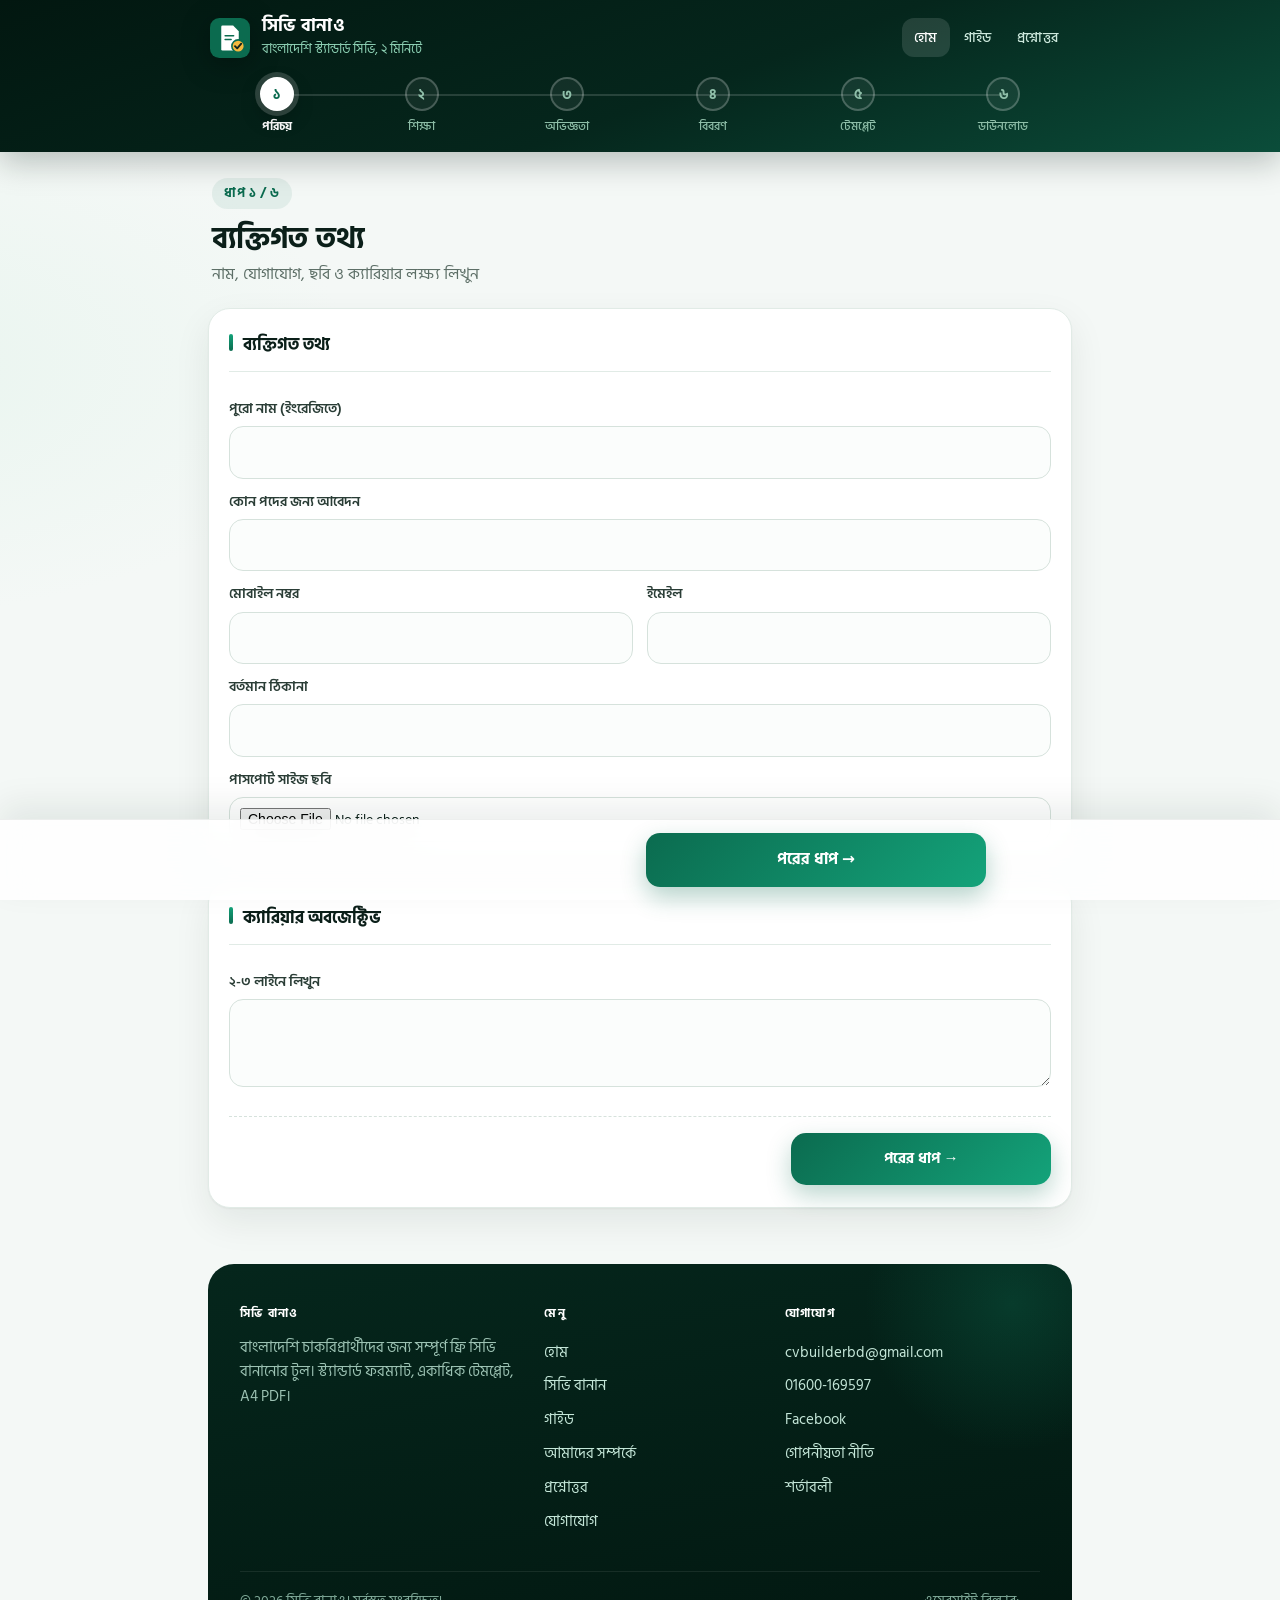
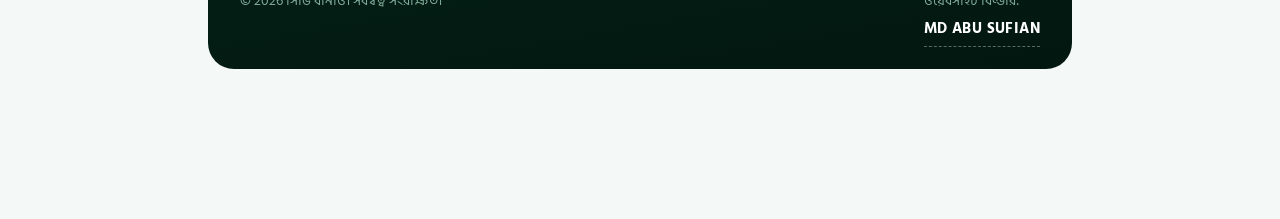
<file: cv.html>
<!DOCTYPE html>
<html lang="bn">
<head>
<meta charset="utf-8">
<meta name="viewport" content="width=device-width, initial-scale=1, viewport-fit=cover">
<title>ফ্রি সিভি মেকার বাংলাদেশ · সিভি বানাও (CV Maker)</title>
<link href="https://fonts.googleapis.com/css2?family=Hind+Siliguri:wght@400;500;700&display=swap" rel="stylesheet">
<style>
:root{color-scheme:light;--d0:#021710;--d1:#05261c;--d2:#0b4d3a;--g1:#0b6b4f;--g2:#14a37a;--gold:#f5c542;--gold2:#ffdf7e;--ink:#0b1f19;--mute:#5d6f67;--bg:#f4f8f6;--line:#e1ebe6;--card:#fff;--sh:0 1px 2px rgba(11,31,25,.05),0 14px 36px rgba(5,38,28,.08);--sh2:0 26px 60px rgba(5,38,28,.16);box-sizing:border-box}
*{box-sizing:border-box}
[hidden]{display:none!important}
html{scroll-behavior:smooth;scroll-padding-top:150px}
body{margin:0;background:radial-gradient(1100px 500px at 100% -10%,#dcefe6 0%,transparent 60%),radial-gradient(800px 420px at -10% 20%,#e9f5ef 0%,transparent 60%),var(--bg);color:var(--ink);font:400 16px/1.65 "Hind Siliguri",system-ui,sans-serif;-webkit-font-smoothing:antialiased;min-height:100vh}
button{font:inherit;cursor:pointer}
input,select,textarea{font:inherit}
:focus-visible{outline:2px solid var(--gold);outline-offset:3px;border-radius:8px}

/* header */
.hdw{position:sticky;top:0;z-index:30;background:radial-gradient(700px 300px at 90% -40%,rgba(20,163,122,.55),transparent 60%),linear-gradient(160deg,var(--d0),var(--d1) 60%,var(--d2));color:#fff;box-shadow:0 10px 30px rgba(2,23,16,.25);padding-top:env(safe-area-inset-top,0px)}
.bar{display:flex;align-items:center;justify-content:space-between;gap:16px;max-width:900px;margin:0 auto;padding:14px 20px 8px}
.bl{display:flex;align-items:center;gap:12px;text-decoration:none;color:#fff;min-width:0}
.bl svg{width:40px;height:40px;flex:none;filter:drop-shadow(0 6px 14px rgba(0,0,0,.3))}
.bl b{display:block;font-size:18px;line-height:1.15;letter-spacing:.2px}
.bl small{display:block;color:#a9d6c4;font-size:12.5px;margin-top:2px}
.hn{display:flex;gap:2px;align-items:center;flex:none}
.hn a{text-decoration:none;color:#cde9dd;font-size:14.5px;font-weight:500;padding:8px 12px;border-radius:12px;white-space:nowrap;transition:background .2s,color .2s}
.hn a:hover{color:#fff;background:rgba(255,255,255,.1)}
.hn a:first-child{background:rgba(255,255,255,.12);color:#fff}
.stp{display:flex;max-width:900px;margin:0 auto;padding:6px 14px 16px;overflow-x:auto;scrollbar-width:none}
.stp::-webkit-scrollbar{display:none}
.sd{flex:1;min-width:64px;position:relative;border:0;background:none;padding:6px 0 0;display:flex;flex-direction:column;align-items:center;gap:6px;color:#8fbfa9;font:500 12px "Hind Siliguri",sans-serif;white-space:nowrap}
.sd i{width:34px;height:34px;border-radius:50%;display:grid;place-items:center;background:rgba(255,255,255,.06);border:2px solid rgba(255,255,255,.22);font-style:normal;font-weight:700;font-size:14px;position:relative;z-index:1;transition:.3s}
.sd::before{content:"";position:absolute;top:23px;right:50%;width:100%;height:2px;background:rgba(255,255,255,.14)}
.sd:first-child::before{display:none}
.sd.done i{background:linear-gradient(135deg,var(--gold),var(--gold2));border-color:transparent;color:#2b2100}
.sd.done::before,.sd.on::before{background:linear-gradient(90deg,var(--gold),var(--gold2))}
.sd.on{color:#fff;font-weight:700}
.sd.on i{background:#fff;border-color:#fff;color:var(--g1);box-shadow:0 0 0 5px rgba(255,255,255,.16),0 8px 20px rgba(0,0,0,.25)}

/* content */
main{max-width:900px;margin:0 auto;padding:0 18px 150px}
.sh{padding:26px 4px 4px}
.sh small{display:inline-block;color:var(--g1);font-weight:700;font-size:12.5px;letter-spacing:.6px;text-transform:uppercase;background:rgba(11,107,79,.08);padding:5px 12px;border-radius:30px}
.sh h2{margin:12px 0 4px;font-size:30px;line-height:1.25;font-weight:700;letter-spacing:-.2px}
.sh p{margin:0;color:var(--mute);font-size:15.5px}
.card{background:var(--card);border:1px solid var(--line);border-radius:22px;padding:22px 20px;margin-top:16px;box-shadow:var(--sh);animation:cin .35s ease both}
@keyframes cin{from{opacity:0;transform:translateY(8px)}to{opacity:1;transform:none}}
.card h2{position:relative;font-size:17px;margin:0 0 14px;padding:0 0 12px 14px;border-bottom:1px solid var(--line);font-weight:700}
.card h2::before{content:"";position:absolute;left:0;top:3px;width:4px;height:17px;border-radius:4px;background:linear-gradient(var(--g2),var(--g1))}
label{display:block;font-size:13.5px;font-weight:600;color:#2a3d36;margin:12px 0 6px}
input,textarea,select{width:100%;padding:12px 14px;border:1.5px solid #d6e2dc;border-radius:14px;background:#fbfdfc;color:var(--ink);transition:border-color .2s,box-shadow .2s,background .2s;appearance:none;-webkit-appearance:none}
select{background-image:linear-gradient(45deg,transparent 50%,var(--mute) 50%),linear-gradient(135deg,var(--mute) 50%,transparent 50%);background-position:calc(100% - 18px) 55%,calc(100% - 13px) 55%;background-size:5px 5px;background-repeat:no-repeat;padding-right:36px}
input:focus,textarea:focus,select:focus{outline:0;border-color:var(--g2);background:#fff;box-shadow:0 0 0 4px rgba(20,163,122,.14)}
textarea{min-height:88px;resize:vertical}
input[type=checkbox]{width:18px;height:18px;padding:0;accent-color:var(--g1)}
input[type=file]{padding:10px;font-size:14px;background:#fff}
.fl{display:grid;grid-template-columns:1fr 1fr;gap:0 14px}
.f{grid-column:span 1;min-width:0}
.f.full{grid-column:1/-1}
@media (max-width:520px){.fl{grid-template-columns:1fr}.f{grid-column:1/-1}}
.row{position:relative;border:1px solid var(--line);background:linear-gradient(180deg,#fbfdfc,#f5faf8);border-radius:18px;padding:14px 14px 12px;margin-top:14px}
.err{display:block;color:#b42318;font-size:12.5px;font-weight:500;margin-top:6px;min-height:0}
input.bad,textarea.bad,select.bad{border-color:#e5484d!important;background:#fff8f7!important;box-shadow:0 0 0 4px rgba(229,72,77,.1)!important}
.btn{display:flex;align-items:center;justify-content:center;gap:8px;width:100%;padding:15px;border:0;border-radius:16px;background:linear-gradient(135deg,var(--g1),var(--g2));color:#fff;font-weight:700;font-size:16px;margin-top:16px;box-shadow:0 12px 26px rgba(11,107,79,.3);transition:transform .2s,box-shadow .2s}
.btn:hover{transform:translateY(-2px);box-shadow:0 16px 32px rgba(11,107,79,.36)}
.btn:disabled{opacity:.6;transform:none}
#dl{background:linear-gradient(135deg,var(--gold),var(--gold2));color:#2b2100;box-shadow:0 12px 26px rgba(245,197,66,.36)}
#dl:hover{box-shadow:0 16px 34px rgba(245,197,66,.46)}
.sm{padding:10px 16px;border-radius:12px;border:1.5px solid #d6e2dc;background:#fff;color:var(--ink);margin-top:10px;font-weight:600;font-size:14px;transition:.2s}
.sm:hover{border-color:var(--g2);color:var(--g1)}
.row .sm:last-child{color:#b42318;border-color:#f3c9c6}
.row .sm:last-child:hover{background:#fff5f4}
.chips{display:flex;flex-wrap:wrap;gap:8px;margin-top:10px}
.chip{font-size:13px;padding:6px 13px;border-radius:30px;border:1px solid var(--line);color:var(--mute);background:#fff;font-weight:500}
.chip.ok{background:#e8f6ef;border-color:#bfe5d2;color:var(--g1)}

/* templates gallery */
.g{display:grid;grid-template-columns:repeat(auto-fill,minmax(150px,1fr));gap:16px;justify-content:center}
.gi{position:relative;border:2px solid var(--line);border-radius:18px;background:#fff;padding:0;overflow:hidden;box-shadow:var(--sh);transition:transform .25s,box-shadow .25s,border-color .25s;text-align:left}
.gi:hover{transform:translateY(-4px);box-shadow:var(--sh2)}
.gi.on{border-color:var(--gold);box-shadow:0 0 0 4px rgba(245,197,66,.28),var(--sh2)}
.gi.on::after{content:"✓";position:absolute;top:8px;right:8px;width:26px;height:26px;border-radius:50%;background:linear-gradient(135deg,var(--gold),var(--gold2));color:#2b2100;display:grid;place-items:center;font-weight:700;font-size:14px;box-shadow:0 4px 10px rgba(0,0,0,.2)}
.th{width:100%;aspect-ratio:146/206;overflow:hidden;position:relative;pointer-events:none;background:#f7faf9}
.th .cv{width:600px;min-width:0;transform:scale(.243);transform-origin:0 0;position:absolute;left:0;top:0}
.gi span{display:block;font-size:13.5px;font-weight:600;padding:9px 6px;border-top:1px solid var(--line);text-align:center}

/* preview */
#pvw{overflow:hidden;border:1px solid var(--line);border-radius:18px;background:linear-gradient(180deg,#eef4f1,#e6eeea);padding:14px;box-shadow:inset 0 1px 0 rgba(255,255,255,.6)}
#pv{margin:0 auto}
#pv .cv{box-shadow:0 18px 40px rgba(5,38,28,.18);border-radius:4px;background:#fff}
#chk .chip{font-size:12.5px}

/* footer bar */
.foot{position:fixed;left:0;right:0;bottom:0;z-index:40;display:flex;gap:12px;justify-content:center;align-items:center;padding:12px 16px calc(12px + env(safe-area-inset-bottom,0px));background:rgba(255,255,255,.86);backdrop-filter:blur(16px) saturate(1.3);-webkit-backdrop-filter:blur(16px) saturate(1.3);border-top:1px solid rgba(11,31,25,.07);box-shadow:0 -14px 34px rgba(5,38,28,.08)}
.foot button{flex:1;max-width:340px;padding:14px 18px;border-radius:14px;font-weight:700;font-size:15.5px;transition:transform .2s,box-shadow .2s}
.foot button:hover{transform:translateY(-2px)}
.foot .ghost{background:#fff;border:1.5px solid #d6e2dc;color:var(--ink)}
.foot .nx{border:0;color:#fff;background:linear-gradient(135deg,var(--g1),var(--g2));box-shadow:0 10px 24px rgba(11,107,79,.3)}
.foot button:disabled{opacity:.5}

/* footer */
.cvfoot{position:relative;overflow:hidden;margin-top:48px;border-radius:26px;background:linear-gradient(170deg,var(--d1),var(--d0));color:#a9cdbf;padding:34px 28px 22px;display:grid;grid-template-columns:1.3fr 1fr 1.2fr;gap:26px;font-size:14.5px}
.cvfoot::before{content:"";position:absolute;width:320px;height:320px;border-radius:50%;background:radial-gradient(circle,rgba(20,163,122,.2),transparent 65%);right:-100px;top:-120px;pointer-events:none}
.cvfoot>*{position:relative}
.cvfoot h4{margin:0 0 12px;font-size:12.5px;color:#fff;letter-spacing:.8px;text-transform:uppercase}
.cvfoot p{margin:0;line-height:1.7;color:#9cc2b3}
.cvfoot a{display:block;color:#b7d9ca;text-decoration:none;padding:4px 0;transition:color .2s}
.cvfoot a:hover{color:var(--gold)}
.cvfoot .fbot{grid-column:1/-1;display:flex;justify-content:space-between;flex-wrap:wrap;gap:10px;border-top:1px solid rgba(255,255,255,.08);padding-top:16px;font-size:13.5px;color:#7fa998}
.cvfoot .fbot b{color:#fff;letter-spacing:.4px}
@media (max-width:640px){
 .hn a:not(:first-child){display:none}
 .bl small{display:none}
 .sh h2{font-size:25px}
 .card{padding:18px 16px;border-radius:20px}
 .sd{min-width:56px}
 .sd span{font-size:11px}
 main{padding-bottom:140px}
 .cvfoot{grid-template-columns:1fr;padding:28px 22px 20px}
 .foot{gap:10px;padding-left:12px;padding-right:12px}
 .foot button{padding:13px 12px;font-size:15px}
}
@media (max-width:420px){.sd span{display:none}.sd i{width:30px;height:30px}.sd::before{top:19px}}
@media (prefers-reduced-motion:reduce){*{animation:none!important;transition:none!important;scroll-behavior:auto!important}}
.fmts{display:grid;grid-template-columns:repeat(4,1fr);gap:10px;margin-top:14px}
.fm{display:flex;flex-direction:column;align-items:flex-start;gap:2px;padding:12px 12px;border:1.5px solid #d6e2dc;border-radius:16px;background:#fff;color:var(--ink);text-align:left;font-weight:700;font-size:15px;transition:.2s}
.fm small{font-size:11.5px;font-weight:500;color:var(--mute);line-height:1.35}
.fm:hover{border-color:var(--g2)}
.fm.on{border-color:var(--gold);background:linear-gradient(180deg,#fffbeb,#fff);box-shadow:0 0 0 4px rgba(245,197,66,.22)}
@media (max-width:520px){.fmts{grid-template-columns:1fr 1fr}}

@media (max-width:640px){
 input,select,textarea{font-size:16px;min-height:50px}
 label{font-size:14px;margin-top:14px}
 .bar{padding:12px 14px 4px;gap:10px}
 .bl svg{width:34px;height:34px}
 .bl b{font-size:16px}
 .bl small{display:none}
 .hn a:not(:first-child){display:none}
 .hn a:first-child{padding:10px 12px;min-height:44px;display:flex;align-items:center}
 .stp{padding:4px 8px 12px}
 .sd{min-width:50px}
 .sd i{width:30px;height:30px;font-size:13px}
 .sh{padding:18px 4px 0}
 .sh h2{font-size:23px}
 .sh p{font-size:14px}
 main{padding:0 12px 150px}
 .card{padding:18px 16px;border-radius:20px}
 .card h2{font-size:16px}
 .fl{grid-template-columns:1fr}
 .row{padding:12px 12px 10px}
 .sm{min-height:44px;padding:10px 14px}
 .fmts{grid-template-columns:1fr 1fr;gap:8px}
 .fm{padding:10px;min-height:56px}
 .fm small{display:none}
 .g{grid-template-columns:repeat(2,1fr);gap:12px}
 #pvw{padding:8px;overflow-x:auto}
 .foot{padding:10px 12px calc(10px + env(safe-area-inset-bottom,0px));gap:8px}
 .foot button{min-height:50px;font-size:15px;padding:12px 10px}
 .btn{min-height:52px}
 .chips{gap:6px}
 .chip{font-size:12px;padding:5px 10px}
 .cvfoot{margin-top:28px;padding:24px 20px 18px;border-radius:22px}
}
@media (max-width:380px){
 .sd span{display:none}
 .foot button{font-size:14px}
}
.dev{color:inherit;text-decoration:none;border-bottom:1px dashed rgba(255,255,255,.35);transition:.2s}.dev:hover{color:var(--gold);border-color:var(--gold)}
.atsnote{font-size:14px;color:var(--mute);margin:0 0 10px}
#atsOut{margin-top:16px}
.ats-top{display:flex;gap:18px;align-items:center;padding:16px;border-radius:18px;background:linear-gradient(135deg,#f3faf6,#fff);border:1px solid var(--line)}
.ats-ring{width:92px;height:92px;border-radius:50%;flex:none;display:grid;place-items:center;position:relative}
.ats-ring::before{content:"";position:absolute;inset:0;border-radius:50%;background:var(--ring,conic-gradient(var(--g1) 0,#e6efea 0));mask:radial-gradient(farthest-side,transparent 64%,#000 66%);-webkit-mask:radial-gradient(farthest-side,transparent 64%,#000 66%)}
.ats-ring b{font-size:24px;position:relative}
.ats-ring small{position:absolute;bottom:20px;font-size:10px;color:var(--mute);font-weight:600}
.ats-msg{font-weight:700;font-size:16px;margin:0 0 4px}
.ats-msg+p{margin:0;font-size:13.5px;color:var(--mute)}
.ats-list{list-style:none;margin:14px 0 0;padding:0}
.ats-list li{display:flex;gap:12px;align-items:flex-start;padding:11px 0;border-top:1px solid #eef4f1;font-size:14.5px}
.ats-list li:first-child{border-top:0}
.ats-dot{width:24px;height:24px;border-radius:50%;flex:none;display:grid;place-items:center;font-size:13px;font-weight:700;color:#fff;margin-top:1px}
.ats-dot.ok{background:var(--g2)}.ats-dot.part{background:var(--gold);color:#2b2100}.ats-dot.no{background:#e5484d}
.ats-tip{display:block;color:var(--mute);font-size:13px;margin-top:2px}
.ats-kw{margin-top:14px;font-size:14px}
.ats-kw .chips{margin-top:8px}
.ats-disc{font-size:12.5px;color:var(--mute);margin:14px 0 0;padding:10px 12px;background:#fbfcfb;border-radius:12px;border:1px dashed #d6e2dc}

/* ---- pages (A4) ---- */
.pgbox{position:relative;width:794px;height:1123px;overflow:hidden;background:#fff;margin:0 auto 26px;box-shadow:0 18px 40px rgba(5,38,28,.18);border-radius:4px}
.pgbox>.cv{min-height:1123px;box-sizing:border-box}
.pgbox.p2>.cv{padding-top:56px}
.pgbox .runhd{position:absolute;left:0;right:0;top:0;height:56px;display:flex;justify-content:space-between;align-items:center;padding:0 28px;background:#f4f7f6;border-bottom:2px solid #d6e2dc;font-size:13px;color:#334155;z-index:2}
.pgbox .runhd b{font-size:14px;color:#0f172a}
.cv.nohdr .hd{display:none!important}
.measure{position:absolute!important;left:-10000px!important;top:0!important;height:auto!important;margin:0!important;box-shadow:none!important}
.measure>.cv{min-height:0!important}
/* ---- in-step navigation ---- */
.navrow{display:flex;gap:12px;justify-content:space-between;margin-top:20px;padding-top:16px;border-top:1px dashed #d6e2dc}
.nvb{flex:1;max-width:260px;min-height:52px;border-radius:15px;font:700 15px "Hind Siliguri",sans-serif;padding:12px 16px;cursor:pointer;transition:transform .2s,box-shadow .2s}
.nvb:hover{transform:translateY(-2px)}
.nvb.ghost{background:#fff;border:1.5px solid #d6e2dc;color:var(--ink)}
.nvb.nxt{border:0;color:#fff;background:linear-gradient(135deg,var(--g1),var(--g2));box-shadow:0 10px 24px rgba(11,107,79,.28)}
#v3 .card:first-child h2{font-size:18px}
/* ---- mobile polish ---- */
@media (max-width:640px){
 .card{padding:18px 16px;margin-top:14px}
 .card h2{font-size:17px}
 input,select,textarea{font-size:16px;min-height:52px;padding:12px 14px;border-radius:14px}
 textarea{min-height:110px}
 label{font-size:14px;margin:14px 0 6px}
 .btn{min-height:54px;font-size:16px}
 .sm{min-height:46px}
 .navrow{position:relative}
 .nvb{min-height:54px;font-size:15px;max-width:none}
 .sh h2{font-size:24px;line-height:1.25}
 .sh p{font-size:14.5px}
 .bar{padding:10px 14px 2px}
 .bl b{font-size:16px}
 .stp{padding:4px 6px 12px}
 .sd{min-width:48px}
 .sd span{font-size:11px;line-height:1.2}
 #pvw{padding:10px;border-radius:14px}
 .foot button{min-height:52px}
}
@media (max-width:440px){.navrow{flex-direction:row}.nvb{font-size:14px;padding:10px 10px}}
/* ---- professional header & footer ---- */
.hdw{background:linear-gradient(160deg,#021710 0%,#05261c 55%,#0b4d3a 100%)!important}
.bar{padding-top:16px;padding-bottom:6px}
.bl b{letter-spacing:.3px}
.bl small{color:#8fd3b6}
.hn a{font-size:14px;letter-spacing:.2px}
.cvfoot{border-radius:26px;background:linear-gradient(170deg,#05261c,#021710);color:#a9cdbf;border:0;margin-top:56px;padding:40px 32px 22px;gap:28px}
.cvfoot h4{color:#fff;font-size:12px;letter-spacing:1.2px}
.cvfoot a{color:#c4e6d8;font-size:14.5px;padding:5px 0}
.cvfoot a:hover{color:#f5c542}
.cvfoot .fbot{color:#7fa998;border-top:1px solid rgba(255,255,255,.08);padding-top:18px;margin-top:4px}
@media (max-width:640px){.cvfoot{margin-top:36px;padding:30px 22px 20px;border-radius:22px}.cvfoot .fbot{flex-direction:column;align-items:flex-start;gap:8px}}
</style>
<style id="cvcss"></style>
<link rel="icon" href="favicon.png" type="image/png">
<meta name="description" content="ফ্রি সিভি মেকার বাংলাদেশ: বাংলাদেশি স্ট্যান্ডার্ড CV format, SSC/HSC/Honours/Masters তথ্য, একাধিক প্রফেশনাল টেমপ্লেট। A4 PDF ডাউনলোড করুন, সম্পূর্ণ ফ্রি।">
<meta name="robots" content="index,follow">
<link rel="canonical" href="https://cvbanao.com/cv.html">
<meta property="og:type" content="website">
<meta property="og:site_name" content="সিভি বানাও">
<meta property="og:title" content="ফ্রি সিভি মেকার বাংলাদেশ · সিভি বানাও">
<meta property="og:description" content="বাংলাদেশি স্ট্যান্ডার্ড CV format, একাধিক টেমপ্লেট, A4 PDF। সম্পূর্ণ ফ্রি।">
<meta property="og:url" content="https://cvbanao.com/cv.html">
<meta property="og:image" content="https://cvbanao.com/og.png">
<meta name="twitter:card" content="summary_large_image">
</head>
<body>
<div class="hdw"><header class="bar"><a class="bl" href="index.html" aria-label="সিভি বানাও হোম"><svg viewBox="0 0 64 64"><rect width="64" height="64" rx="15" fill="#0b6b4f"/><path d="M20 12h17l9 9v29a2 2 0 0 1-2 2H20a2 2 0 0 1-2-2V14a2 2 0 0 1 2-2z" fill="#fff"/><rect x="23" y="27" width="16" height="2.5" rx="1.2" fill="#0b6b4f"/><rect x="23" y="33" width="12" height="2.5" rx="1.2" fill="#0b6b4f"/><circle cx="45" cy="45" r="10" fill="#f5b83d" stroke="#0b6b4f" stroke-width="2.5"/><path d="M40 45l3.5 3.5L50 41" stroke="#14231c" stroke-width="3" fill="none" stroke-linecap="round" stroke-linejoin="round"/></svg><div><b>সিভি বানাও</b><small>বাংলাদেশি স্ট্যান্ডার্ড সিভি, ২ মিনিটে</small></div></a><nav class="hn" aria-label="প্রধান মেনু"><a href="index.html">হোম</a><a href="guides.html">গাইড</a><a href="index.html#faq">প্রশ্নোত্তর</a></nav></header><nav class="stp" id="stp"></nav></div>
<main>
<div id="sh"></div>

<section id="v1"><div id="form"></div></section>
<section id="v2" hidden><div class="card"><h2>একাধিক ভিন্ন ডিজাইনের টেমপ্লেট</h2><div class="g" id="gal"></div></div></section>
<section id="v3" hidden><div class="card"><h2>ডাউনলোড ও প্রিভিউ</h2><div id="pvw"><div id="pv"></div></div>
<div class="fmts" id="fmts" role="group" aria-label="ফরম্যাট বাছুন"><button class="fm on" data-f="pdf">PDF<small>প্রিন্ট ও আবেদন</small></button><button class="fm" data-f="doc">Word<small>এডিট করতে (.doc)</small></button><button class="fm" data-f="png">PNG<small>ছবি, স্বচ্ছ</small></button><button class="fm" data-f="jpg">JPG<small>ছবি, হালকা</small></button></div>
<button class="btn" id="dl">PDF ডাউনলোড করুন (A4)</button><button class="sm" id="pr" style="width:100%">বিকল্প: প্রিন্ট করে PDF সেভ করুন (সেরা মান)</button>
<p style="font-size:13px;color:var(--mute);margin:6px 0 0">পছন্দমতো ফরম্যাট বেছে নিন। PDF প্রিন্ট ও আবেদনের জন্য, Word পরে এডিট করার জন্য, আর PNG বা JPG ছবি হিসেবে শেয়ারের জন্য।</p></div>
<div class="card" id="atsCard"><h2>ATS-ফ্রেন্ডলি চেক</h2><p class="atsnote">আপনার সিভি সাধারণ স্ক্রিনিং নিয়মে কেমন দাঁড়ায় তা দেখুন। চাকরির বিবরণ দিলে শব্দের মিলও দেখাবে। এটি একটি সাজেশন, কোনো নিশ্চয়তা নয়।</p><label for="jd">চাকরির বিবরণ (ঐচ্ছিক)</label><textarea id="jd" placeholder="চাকরির বিজ্ঞপ্তি বা জব ডেসক্রিপশন এখানে পেস্ট করুন"></textarea><button class="btn" id="atsBtn" type="button">সিভি চেক করুন</button><div id="atsOut"></div></div>
<div class="card" id="clCard"><h2>কভার লেটার</h2><p class="atsnote">উপরের চাকরির বিবরণ ও আপনার সিভির তথ্য দিয়ে একটি খসড়া তৈরি হয়। খসড়াটি পড়ে নিজের মতো করে সম্পাদনা করুন। এটি একটি শুরু, চূড়ান্ত চিঠি নয়।</p>
<div class="fl"><div class="f"><label for="clCo">কোম্পানির নাম (ঐচ্ছিক)</label><input id="clCo" placeholder="যেমন ABC Trading Ltd."></div><div class="f"><label for="clTone">ধরন</label><select id="clTone"><option value="formal">আনুষ্ঠানিক</option><option value="friendly">বন্ধুত্বপূর্ণ</option></select></div><div class="f"><label for="clLang">ভাষা</label><select id="clLang"><option value="en">English</option><option value="bn">বাংলা</option></select></div></div>
<button class="btn" id="clBtn" type="button">কভার লেটার বানান</button>
<textarea id="clOut" style="min-height:280px;margin-top:14px" placeholder="খসড়া এখানে আসবে। এটি সম্পাদনা করা যায়।"></textarea>
<div class="fmts" style="grid-template-columns:1fr 1fr"><button class="sm" id="clCopy" type="button">কপি করুন</button><button class="sm" id="clDl" type="button">টেক্সট ফাইল ডাউনলোড</button></div>
<p class="ats-disc">কোনো AI বা বাইরের সার্ভার ব্যবহার হয় না। খসড়া আপনার ব্রাউজারেই তৈরি হয়। তথ্য ভুল বা অসম্পূর্ণ থাকলে নিজে ঠিক করে নিন। ইংরেজি খসড়ার জন্য বুলেট পয়েন্টগুলো ইংরেজিতে লিখলে ভালো হয়।</p></div>
<div class="card"><h2>সিভিতে যা যা যুক্ত হয়েছে</h2><div class="chips" id="chk"></div></div><div id="pro"></div></section>
<footer class="cvfoot">
<div><h4>সিভি বানাও</h4><p style="margin:0;line-height:1.7">বাংলাদেশি চাকরিপ্রার্থীদের জন্য সম্পূর্ণ ফ্রি সিভি বানানোর টুল। স্ট্যান্ডার্ড ফরম্যাট, একাধিক টেমপ্লেট, A4 PDF।</p></div>
<div><h4>মেনু</h4><a href="index.html">হোম</a><a href="cv.html">সিভি বানান</a><a href="guides.html">গাইড</a><a href="about.html">আমাদের সম্পর্কে</a><a href="faq.html">প্রশ্নোত্তর</a><a href="contact.html">যোগাযোগ</a></div>
<div><h4>যোগাযোগ</h4><a href="mailto:cvbuilderbd@gmail.com">cvbuilderbd@gmail.com</a><a href="tel:+8801600169597">01600-169597</a><a href="https://www.facebook.com/cvbuilderbd" target="_blank" rel="noopener">Facebook</a><a href="privacy.html">গোপনীয়তা নীতি</a><a href="terms.html">শর্তাবলী</a></div>
<div class="fbot"><span>© 2026 সিভি বানাও। সর্বস্বত্ব সংরক্ষিত।</span><span>ওয়েবসাইট বিল্ডার: <a class="dev" href="https://www.facebook.com/mdsofian68" target="_blank" rel="noopener" aria-label="MD ABU SUFIAN ফেসবুক প্রোফাইল"><b>MD ABU SUFIAN</b></a></span></div>
</footer>
</main>
<div class="foot"><button class="ghost" id="bk">← আগের ধাপ</button><button class="nx" id="nx">পরের ধাপ →</button></div>

<script>
(function(){
var CONTACT="01XXXXXXXXX",CODES=["CV-4K9P-77XA","CV-M2Q8-15ZD","CV-T6W3-90HB","CV-R8N5-42LC","CV-Y1J7-68VF"];
var KEY="cv-bd-v1",D={name:"",post:"",phone:"",email:"",addr:"",obj:"",father:"",mother:"",dob:"",nid:"",nat:"Bangladeshi",rel:"Islam",mar:"Single",perm:"",photo:"",skills:"",lang:[{n:"Bangla",l:"Native"},{n:"English",l:"Fluent"}],cert:[],cust:[],train:"",refs:"",
edu:[{lv:"SSC"},{lv:"HSC"},{lv:"Honours"}],exp:[],gender:"",blood:"",hob:"",sig:"",t:0,pro:false};
try{var rs=localStorage.getItem(KEY);if(rs)Object.assign(D,JSON.parse(rs))}catch(e){}
D.cert=D.cert||[];D.lang=D.lang||[];D.cust=D.cust||[];D.exp=(D.exp||[]).map(function(e){return e.co!==undefined?e:{co:e.o||"",pos:e.p||"",sd:"",ed:"",cur:false,resp:e.x||""}});
if(D.edu.some(function(e){return !e.lv}))D.edu=[{lv:"SSC"},{lv:"HSC"},{lv:"Honours"}];
function save(){try{localStorage.setItem(KEY,JSON.stringify(D))}catch(e){}}
var $=function(i){return document.getElementById(i)};
function esc(s){return String(s==null?"":s).replace(/[&<>"]/g,function(c){return{"&":"&amp;","<":"&lt;",">":"&gt;",'"':"&quot;"}[c]})}
function nl(s){return esc(s).replace(/\n/g,"<br>")}
function ul(s){var a=String(s||"").split("\n").map(function(x){return x.trim()}).filter(Boolean);return a.length?'<ul style="margin:0;padding-left:18px">'+a.map(function(x){return"<li>"+esc(x)+"</li>"}).join("")+"</ul>":""}
var CVCSS='.cv{background:#fff;color:#1f2937;font:12.5px/1.55 Arial,"Hind Siliguri",sans-serif;max-width:794px;margin:0 auto;overflow:hidden}.cv *{box-sizing:border-box}.cv h1{margin:0;font-size:26px;line-height:1.2;color:var(--a)}.cv .po{font-size:14px;color:#475569;margin-top:2px}.cv .ct{margin-top:6px}.cv .hd{display:flex;justify-content:space-between;align-items:flex-start;gap:16px;padding:26px 28px 10px}.cv .hd img{width:92px;height:112px;object-fit:cover;flex:none}.cv .bd{padding:0 28px 22px}.cv .s{margin-top:14px}.cv h2{margin:0 0 6px;font-size:13.5px;color:var(--a)}.cv .it{margin-bottom:6px}.cv .it b{display:block}.cv .it span{color:#475569}.cv .kv{display:grid;grid-template-columns:36% 1fr;gap:6px;padding:1px 0}.cv .kv small{font-size:12px;font-weight:700}.cv ul{margin:0;padding-left:18px}.cv table{border-collapse:collapse;width:100%}.cv td,.cv th{border:1px solid #cbd5e1;padding:4px 6px;text-align:left;font-size:12px}.cv th{background:var(--t)}.cv .dec{margin-top:16px;font-size:12px}.cv .sg{display:flex;justify-content:space-between;margin-top:26px}.cv .wm{padding:0 0 12px;text-align:center;color:#9ca3af;font-size:10.5px}'
+'.cv.classic .hd{margin:0 28px;padding:26px 0 10px;border-bottom:2px solid var(--a)}.cv.classic .bd{padding-top:2px}.cv.classic h2{background:var(--a);color:#fff;padding:3px 8px}'
+'.cv.serif .hd{flex-direction:column;align-items:center;text-align:center;margin:26px 28px 0;padding:12px 0;border-top:3px double var(--a);border-bottom:3px double var(--a)}.cv.serif .hd img{order:-1;border-radius:50%;width:96px;height:96px}.cv.serif .ct{display:flex;flex-wrap:wrap;gap:2px 14px;justify-content:center}.cv.serif h2{text-align:center;text-transform:uppercase;letter-spacing:3px;font-size:12px;border-bottom:1px solid #cbd5e1;padding-bottom:3px}'
+'.cv.split .hd{background:var(--a);color:#fff;align-items:center}.cv.split h1,.cv.split .po{color:#fff}.cv.split .hd img{border:3px solid #fff}.cv.split h2{border-left:4px solid var(--a);padding-left:8px;background:var(--t)}'
+'.cv.tl .hd{margin:26px 28px 0;padding:2px 0 2px 14px;border-left:8px solid var(--a);align-items:center}.cv.tl .hd img{border-radius:50%;width:96px;height:96px}.cv.tl h2{text-transform:uppercase;letter-spacing:1.5px;font-size:12.5px;border-bottom:1px solid #cbd5e1;padding-bottom:3px}.cv.tl .it{position:relative;margin:0 0 0 5px;padding:0 0 8px 16px;border-left:2px solid var(--a)}.cv.tl .it::before{content:"";position:absolute;left:-6px;top:3px;width:10px;height:10px;border-radius:50%;background:var(--a)}'
+'.cv.lab .hd{margin:26px 28px 6px;padding:4px 0 4px 14px;border-left:8px solid var(--a)}.cv.lab h1{color:#111}.cv.lab .s{display:grid;grid-template-columns:27% 1fr;gap:12px;border-top:1px solid #e2e8f0;padding-top:10px}.cv.lab h2{text-transform:uppercase;letter-spacing:1px;font-size:11.5px}.cv.lab .dec{border-top:1px solid #e2e8f0;padding-top:10px}'
+'.cv.left .cols,.cv.right .cols{display:flex;align-items:stretch}.cv.left aside,.cv.right aside{width:34%;padding:24px 18px;flex:none}.cv.left .mn,.cv.right .mn{flex:1;min-width:0;padding:6px 22px 18px}.cv.left aside img,.cv.right aside img{display:block;width:108px;height:108px;border-radius:50%;margin:0 auto 14px;object-fit:cover}.cv.left .mn .hd,.cv.right .mn .hd{padding:22px 0 4px}.cv aside .kv{grid-template-columns:1fr;gap:0;margin-bottom:5px}.cv aside h2{text-transform:uppercase;font-size:12px;letter-spacing:1px;padding-bottom:3px;border-bottom:1px solid currentColor}.cv .mn h2{border-bottom:2px solid var(--a);padding-bottom:2px}.cv.left aside{background:var(--a);color:#fff}.cv.left aside h2{color:#fff}.cv.left aside img{border:3px solid #fff}.cv.right .cols{flex-direction:row-reverse}.cv.right aside{background:var(--t)}'
+'.cv.banner .hd.band{background:var(--a);color:#fff;align-items:center;justify-content:flex-start;gap:18px}.cv.banner h1,.cv.banner .po{color:#fff}.cv.banner .hd img{border-radius:50%;width:100px;height:100px;border:3px solid #fff}.cv.banner .cols{display:flex}.cv.banner .mn{flex:1;min-width:0;padding:6px 20px 16px 28px}.cv.banner aside{width:33%;background:var(--t);padding:6px 18px 16px;flex:none}.cv.banner h2{border-left:4px solid var(--a);padding-left:8px}'
+'.cv.cards{background:#f1f5f9}.cv.cards .hd{margin:18px 20px 12px;padding:18px;background:#fff;border-radius:10px;border-top:5px solid var(--a);align-items:center}.cv.cards .hd img{border-radius:10px}.cv.cards .grid{display:grid;grid-template-columns:1fr 1fr;gap:10px;padding:0 20px 18px}.cv.cards .s{margin:0;background:#fff;border-radius:10px;padding:10px 12px;border:1px solid #e2e8f0}.cv.cards .s.full{grid-column:1/-1}.cv.cards h2{display:inline-block;background:var(--t);padding:2px 10px;border-radius:12px}.cv.cards .kv{grid-template-columns:44% 1fr}'
+'.cv.duo .hd{background:var(--t);border-bottom:3px solid var(--a);padding:24px 28px}.cv.duo .cols{display:flex;gap:22px;padding:0 28px}.cv.duo .cols>div{flex:1;min-width:0}.cv.duo h2{border-bottom:1.5px solid var(--a);padding-bottom:2px}.cv.duo .kv{grid-template-columns:46% 1fr}';
var TP=[["Classic Navy","classic","#0f3d6e","Arial,sans-serif","lin"],["Sidebar Emerald","left","#0b6b4f","Calibri,Arial,sans-serif","sl"],["Right Panel Slate","right","#334155","Arial,sans-serif","sl"],["Banner Indigo","banner","#3730a3","'Trebuchet MS',Arial,sans-serif","bn"],["Timeline Teal","tl","#0f766e","Calibri,Arial,sans-serif","lin"],["Elegant Serif","serif","#7f1d1d","Georgia,serif","lin"],["Split Crimson","split","#9f1239","'Segoe UI',Arial,sans-serif","lin"],["Minimal Label","lab","#111827","Arial,sans-serif","lin"],["Cards Sky","cards","#0369a1","'Segoe UI',Arial,sans-serif","cd"],["Duo Violet","duo","#6d28d9","Calibri,Arial,sans-serif","du"],["Sidebar Charcoal","left","#1f2937","Arial,sans-serif","sl"],["Banner Amber","banner","#b45309","Arial,sans-serif","bn"],["Classic Royal Blue","classic","#1e40af","Arial,sans-serif","lin"],["Classic Forest","cline","#166534","Georgia,serif","lin"],["Classic Charcoal","cboxed","#374151","'Times New Roman',serif","lin"],["Classic Bronze","cdark","#92400e","Georgia,serif","lin"],["Classic Plum","ribbon","#6b21a8","Arial,sans-serif","lin"],["Modern Teal Ribbon","ribbon","#0d9488","Calibri,Arial,sans-serif","lin"],["Sidebar Rose","left","#be185d","Calibri,Arial,sans-serif","sl"],["Minimal Grey","lab","#475569","Arial,sans-serif","lin"]];
TP.forEach(function(t,i){CVCSS+=".cv.t"+i+"{--a:"+t[2]+";--t:"+t[2]+"1a;font-family:"+t[3]+"}"});
CVCSS+='.cv.cline .hd{text-align:center;flex-direction:column;align-items:center;border-top:3px double var(--a);border-bottom:3px double var(--a);margin:26px 28px 0;padding:16px 0}.cv.cline h1{color:var(--a)}.cv.cline h2{text-transform:uppercase;letter-spacing:2px;font-size:12px;text-align:center;border-bottom:1px solid #cbd5e1;padding-bottom:3px;color:var(--a)}.cv.cline .hd img{order:-1;border-radius:50%;width:92px;height:92px}.cv.cline .ct{display:flex;flex-wrap:wrap;gap:2px 14px;justify-content:center}';
CVCSS+='.cv.cboxed h2{display:inline-block;border:1.5px solid var(--a);color:var(--a);padding:3px 10px;border-radius:4px;font-size:12px;text-transform:uppercase;letter-spacing:1px;margin-top:16px}.cv.cboxed .hd{border-bottom:1px solid var(--a);padding-bottom:12px}';
CVCSS+='.cv.cdark .hd{background:var(--a);color:#fff;margin:0;padding:26px 28px}.cv.cdark h1,.cv.cdark .po,.cv.cdark .ct{color:#fff}.cv.cdark .hd img{border:3px solid #fff}.cv.cdark h2{color:var(--a);text-transform:uppercase;letter-spacing:1px;font-size:12.5px;border-bottom:2px solid var(--a);padding-bottom:4px}';
CVCSS+='.cv.ribbon .hd{background:linear-gradient(90deg,var(--a),var(--t));color:#fff;margin:0;padding:26px 28px}.cv.ribbon h1,.cv.ribbon .po,.cv.ribbon .ct{color:#fff}.cv.ribbon .hd img{border:3px solid #fff}.cv.ribbon h2{color:var(--a);border-left:5px solid var(--a);padding-left:8px;border-bottom:0;font-size:14px}';
CVCSS+='.cv img.sig{width:auto;height:54px;max-width:200px;object-fit:contain;border:0;margin:0 0 -8px;display:inline-block;vertical-align:bottom}';
$("cvcss").textContent=CVCSS;
var PF=null,COL=null,CANON=["Contact","Career Objective","Education","Experience","Certifications","Skills","Personal Details","Languages","Interests","References","Declaration"];
function sec(t,b,c){if(!b)return"";if(COL)COL.push(t);if(PF&&PF.indexOf(t)<0)return"";return '<section class="s '+(c||"")+'"><h2>'+t+'</h2><div class="b">'+b+"</div></section>"}
function decGate(){if(COL)COL.push("Declaration");return !PF||PF.indexOf("Declaration")>-1}
function cv(ti){var d=D;ti=ti==null?(D.t||0):ti;var t=TP[ti],K=t[4],tb=/classic|split|cline|cboxed|cdark|ribbon/.test(t[1]);
 var edu=eduList(),exp=d.exp.filter(function(e){return e.pos||e.co});
 var pd=[["Father's Name",d.father],["Mother's Name",d.mother],["Date of Birth",d.dob],["NID No.",d.nid],["Nationality",d.nat],["Religion",d.rel],["Marital Status",d.mar],["Gender",d.gender],["Blood Group",d.blood],["Permanent Address",d.perm]].filter(function(r){return r[1]}).concat(d.cust.filter(function(c){return c.k&&c.v}).map(function(c){return[c.k,c.v]}));
 var ct=[d.addr&&"Address: "+esc(d.addr),d.phone&&"Mobile: "+esc(d.phone),d.email&&"Email: "+esc(d.email)].filter(Boolean).map(function(x){return"<div>"+x+"</div>"}).join("");
 var img=d.photo?'<img src="'+d.photo+'" alt="">':"",po=d.post?'<div class="po">'+esc(d.post)+"</div>":"";
 var h1="<h1>"+esc(d.name||"Your Name")+"</h1>"+po,nm='<div class="nm">'+h1+"</div>",nmc='<div class="nm">'+h1+'<div class="ct">'+ct+"</div></div>";
 var B={ct:ct&&sec("Contact",ct),obj:sec("Career Objective",d.obj&&nl(d.obj),"full"),
  edu:sec("Education",edu.length&&(tb?'<table><tr><th>Exam</th><th>Institute</th><th>Result</th><th>Year</th></tr>'+edu.map(function(e){return"<tr><td>"+esc(e.d)+"</td><td>"+esc(e.i)+"</td><td>"+esc(e.r)+"</td><td>"+esc(e.y)+"</td></tr>"}).join("")+"</table>":edu.map(function(e){return'<div class="it"><b>'+esc(e.d)+(e.r?" · "+esc(e.r):"")+"</b><span>"+esc(e.i)+(e.y?" ("+esc(e.y)+")":"")+"</span></div>"}).join("")),"full"),
  exp:sec("Experience",exp.length&&expHTML(exp),"full"),
  trn:sec("Certifications",certHTML()),sk:sec("Skills",ul(d.skills)),
  pd:sec("Personal Details",pd.length&&pd.map(function(r){return'<div class="kv"><small>'+esc(r[0])+"</small><span>"+esc(r[1])+"</span></div>"}).join("")),
  lg:sec("Languages",langHTML()),hb:sec("Interests",ul(d.hob)),rf:sec("References",d.refs&&nl(d.refs),"full"),
  dc:decGate()?'<div class="dec"><b>Declaration:</b> I do hereby declare that all the information stated above is true and correct to the best of my knowledge.</div><div class="sg"><span>Date: __________</span><span>Signature: '+sigHTML()+'</span></div>':""};
 var o,hd='<header class="hd">'+nmc+img+"</header>";
 if(K==="lin")o=hd+'<div class="bd">'+B.obj+B.edu+B.exp+B.trn+B.sk+B.pd+B.lg+B.hb+B.rf+B.dc+"</div>";
 else if(K==="sl")o='<div class="cols"><aside>'+img+B.ct+B.sk+B.lg+B.hb+B.pd+B.trn+'</aside><div class="mn"><header class="hd">'+nm+"</header>"+B.obj+B.edu+B.exp+B.rf+B.dc+"</div></div>";
 else if(K==="bn")o='<header class="hd band">'+img+nm+'</header><div class="cols"><div class="mn">'+B.obj+B.exp+B.edu+B.rf+B.dc+"</div><aside>"+B.ct+B.sk+B.lg+B.hb+B.pd+B.trn+"</aside></div>";
 else if(K==="cd")o=hd+'<div class="grid">'+B.obj+B.edu+B.exp+B.sk+B.lg+B.hb+B.trn+B.pd+B.rf+'<div class="s full">'+B.dc+"</div></div>";
 else o=hd+'<div class="cols"><div>'+B.obj+B.edu+B.trn+B.sk+"</div><div>"+B.exp+B.pd+B.lg+B.hb+B.rf+'</div></div><div class="bd">'+B.dc+"</div>";
 return'<div class="cv t'+ti+" "+t[1]+'">'+o+(d.pro?"":'<div class="wm">Created with CV Banao</div>')+"</div>"}
function fit(){var w=$("pvw").clientWidth;if(!w)return;var k=Math.min(1,w/794),p=$("pv");p.style.width="794px";p.style.transformOrigin="0 0";p.style.transform="scale("+k+")";$("pvw").style.height=p.offsetHeight*k+"px"}

var RULES={
 name:function(v){v=v.trim();return !v?"নাম লিখুন":(v.length<2?"নাম খুব ছোট":"")},
 phone:function(v){v=v.trim();if(!v)return"মোবাইল নম্বর লিখুন";return /^01[3-9]\d{8}$/.test(v.replace(/[\s-]/g,"").replace(/^\+?880/,"0"))?"":"সঠিক মোবাইল নম্বর দিন, যেমন 01XXXXXXXXX"},
 email:function(v){v=v.trim();if(!v)return"ইমেইল লিখুন";return /^[^\s@]+@[^\s@]+\.[^\s@]{2,}$/.test(v)?"":"সঠিক ইমেইল দিন, যেমন name@gmail.com"}
};
var REQ=["name","phone","email"];
function checkField(k){
 var el=document.querySelector('[data-k="'+k+'"]');if(!el||!RULES[k])return true;
 var msg=RULES[k](D[k]||"");var box=el.parentNode;var e=box.querySelector(".err");
 if(!e){e=document.createElement("small");e.className="err";box.appendChild(e)}
 e.textContent=msg;el.classList.toggle("bad",!!msg);return !msg;
}
function validateInfo(){
 var ok=true,first=null;
 REQ.forEach(function(k){var el=document.querySelector('[data-k="'+k+'"]');if(el)el.dataset.touched=1;if(!checkField(k)){ok=false;if(!first)first=document.querySelector('[data-k="'+k+'"]')}});
 if(!ok){if(first){first.focus();first.scrollIntoView({behavior:"smooth",block:"center"})}}
 return ok;
}
var PH=1123,PM=24;
function runHd(){return '<div class="runhd"><b>'+esc(D.name||"")+'</b><span>'+esc(D.post||"")+'</span></div>'}
function pageWrap(h,idx){return '<div class="pgbox'+(idx?" p2":"")+'">'+(idx?runHd():"")+(idx?h.replace('class="cv ','class="cv nohdr '):h)+"</div>"}
function pagesFor(ti){
 COL=[];PF=null;cv(ti);var names=COL.filter(function(x,i,a){return a.indexOf(x)===i});COL=null;
 names.sort(function(a,b){return CANON.indexOf(a)-CANON.indexOf(b)});
 if(!names.length)return[pageWrap(cv(ti),0)];
 var m=document.createElement("div");m.style.cssText="position:absolute;left:-10000px;top:0;width:794px";document.body.appendChild(m);
 function fits(list,idx){PF=list;var h=cv(ti);PF=null;m.className="pgbox measure"+(idx?" p2":"");m.innerHTML=(idx?runHd():"")+(idx?h.replace('class="cv ','class="cv nohdr '):h);var c=m.querySelector(".cv");return c.offsetHeight<=PH-PM}
 var groups=[],cur2=[];
 names.forEach(function(n){var test=cur2.concat([n]);if(!cur2.length||fits(test,groups.length))cur2=test;else{groups.push(cur2);cur2=[n]}});
 if(cur2.length)groups.push(cur2);
 m.remove();
 return groups.map(function(g,i){PF=g;var h=cv(ti);PF=null;return pageWrap(h,i)});
}
function prev(){if(cur!==5)return;$("pv").innerHTML=pagesFor(D.t||0).join("");fit()}
window.addEventListener("resize",fit);
var G=[["ব্যক্তিগত তথ্য"],["name","পুরো নাম (ইংরেজিতে)"],["post","কোন পদের জন্য আবেদন"],["phone","মোবাইল নম্বর",0,1],["email","ইমেইল",0,1],["addr","বর্তমান ঠিকানা"],["#ph"],
["ক্যারিয়ার অবজেক্টিভ"],["obj","২-৩ লাইনে লিখুন",1],["#edu"],["#exp"],
["#cert"],["দক্ষতা ও শখ"],["skills","দক্ষতা (প্রতি লাইনে একটি)",1],["hob","শখ/আগ্রহ (প্রতি লাইনে একটি)",1],["#lang"],
["ব্যক্তিগত বিবরণ"],["father","পিতার নাম",0,1],["mother","মাতার নাম",0,1],["dob","জন্ম তারিখ (15 May 2000)",0,1],["nid","জাতীয় পরিচয়পত্র নম্বর",0,1],["nat","জাতীয়তা",0,1],["rel","ধর্ম",0,1],["mar","বৈবাহিক অবস্থা",0,1],["gender","লিঙ্গ",2,1,["Male","Female","Other"]],["blood","রক্তের গ্রুপ",2,1,["A+","A-","B+","B-","AB+","AB-","O+","O-"]],["perm","স্থায়ী ঠিকানা"],
["#cust"],["#sig"],["রেফারেন্স"],["refs","নাম, পদ, প্রতিষ্ঠান ও মোবাইল",1]];
var f=$("form"),card=null,fl=null;
G.forEach(function(g){var k=g[0];
 if(g.length===1&&k.charAt(0)!=="#"){card=document.createElement("div");card.className="card";card.innerHTML="<h2>"+k+"</h2>";fl=document.createElement("div");fl.className="fl";card.appendChild(fl);f.appendChild(card);return}
 if(k==="#ph"){fl.insertAdjacentHTML("beforeend",'<div class="f full"><label>পাসপোর্ট সাইজ ছবি</label><input type="file" id="ph" accept="image/*"></div>');return}
 if(["#edu","#exp","#cert","#lang","#cust","#sig"].indexOf(k)>-1){card=document.createElement("div");card.className="card";card.id=k.slice(1);f.appendChild(card);return}
 var w=document.createElement("div");w.className="f"+(g[3]?"":" full");var l=document.createElement("label");l.textContent=g[1];var i=document.createElement(g[2]===2?"select":g[2]?"textarea":"input");if(g[2]===2)i.innerHTML='<option value="">বাছুন</option>'+g[4].map(function(o){return"<option>"+o+"</option>"}).join("");i.value=D[k]||"";i.dataset.k=k;i.oninput=function(){D[k]=i.value;save();prev();if(i.dataset.touched)checkField(k)};i.onblur=function(){i.dataset.touched=1;checkField(k)};w.appendChild(l);w.appendChild(i);fl.appendChild(w)});
var LV={"SSC":"s","Dakhil":"s","HSC":"h","Alim":"h","Honours":"u","Degree (Pass)":"u","Masters":"m"};
var BRD=["Dhaka Board","Chattogram Board","Rajshahi Board","Cumilla Board","Jashore Board","Barishal Board","Sylhet Board","Dinajpur Board","Mymensingh Board","Bangladesh Madrasah Education Board","Bangladesh Technical Education Board (BTEB)"];
var GRP=["Science","Business Studies","Humanities","General"];
var EX={"Honours":["B.Sc (Hons)","B.A (Hons)","B.S.S (Hons)","B.B.S (Hons)","B.Com (Hons)","B.B.A","B.Sc in Engineering","B.Sc in Agriculture","B.Pharm (Hons)","LL.B (Hons)","B.Ed (Hons)","B.Arch","B.Sc in Nursing","MBBS","BDS","DVM"],"Degree (Pass)":["B.A (Pass)","B.Sc (Pass)","B.Com (Pass)","B.S.S (Pass)","B.B.S (Pass)"],"Masters":["M.A","M.Sc","M.S.S","M.B.S","M.Com","M.B.A","EMBA","M.Sc in Engineering","LL.M","M.Ed","M.Pharm","MPH","M.Phil"]};
var UNI=["National University","University of Dhaka","University of Rajshahi","University of Chittagong","Jahangirnagar University","Khulna University","Islamic University, Kushtia","Bangladesh University of Engineering and Technology (BUET)","Chittagong University of Engineering & Technology (CUET)","Khulna University of Engineering & Technology (KUET)","Rajshahi University of Engineering & Technology (RUET)","Dhaka University of Engineering & Technology (DUET)","Bangladesh Agricultural University","Shahjalal University of Science & Technology (SUST)","Jagannath University","Comilla University","Begum Rokeya University","Jatiya Kabi Kazi Nazrul Islam University","Patuakhali Science & Technology University","Hajee Mohammad Danesh Science & Technology University","Mawlana Bhashani Science & Technology University","Noakhali Science & Technology University","Bangladesh University of Professionals","Bangladesh Open University","Islamic Arabic University","North South University","BRAC University","Independent University, Bangladesh (IUB)","American International University-Bangladesh (AIUB)","East West University","Daffodil International University","United International University","Ahsanullah University of Science & Technology","Southeast University","Stamford University Bangladesh","Eastern University","Northern University Bangladesh","Green University of Bangladesh","University of Liberal Arts Bangladesh","Bangladesh University of Business & Technology","Presidency University","Uttara University","Metropolitan University","Dhaka International University","Other"];
var SUBJ=["Computer Science & Engineering","Electrical & Electronic Engineering","Civil Engineering","Mechanical Engineering","Textile Engineering","Information & Communication Technology","Accounting","Management","Marketing","Finance","Finance & Banking","Business Administration","Economics","English","Bangla","Political Science","Sociology","Social Work","History","Islamic Studies","Philosophy","Law","Physics","Chemistry","Mathematics","Statistics","Botany","Zoology","Biochemistry","Pharmacy","Public Health","Geography","Agriculture"],YRS=[];
for(var yy=new Date().getFullYear()+1;yy>=1985;yy--)YRS.push(String(yy));
function ed(x){return String(x).replace(/[০-৯]/g,function(d){return "০১২৩৪৫৬৭৮৯".indexOf(d)}).replace(/[^0-9.]/g,"")}
function rk(e){return {s:1,h:2,u:3,m:4}[LV[e.lv]||"s"]}
function ev(e){var t=LV[e.lv]||"s",u=t==="u"||t==="m",bn=e.bd==="Other"?e.bx:e.bd,g=e.gr?(e.gr==="General"?"General":e.gr+" Group"):"",x=e.ex||e.lv||"";
 return{d:u?x+(e.gr?(/\sin\s/.test(x)?" ("+e.gr+")":" in "+e.gr):""):(e.lv||"")+(g?" ("+g+")":""),i:[e.ins,bn].filter(Boolean).join(", "),r:e.r?(u?"CGPA "+e.r+" (out of 4.00)":"GPA "+e.r+" (out of 5.00)"):"",y:e.y||""}}
function eduList(){return D.edu.filter(function(e){return e.bd||e.bx||e.ins||e.gr||e.ex||e.r||e.y}).sort(function(a,b){return rk(b)-rk(a)}).map(ev)}
function renderEdu(){
 if(!$("dl-subj")){var dl=document.createElement("datalist");dl.id="dl-subj";dl.innerHTML=SUBJ.map(function(o){return'<option value="'+o+'">'}).join("");document.body.appendChild(dl)}
 var c=$("edu");c.innerHTML="<h2>শিক্ষাগত যোগ্যতা</h2>";
 D.edu.forEach(function(row,n){
  var t=LV[row.lv]||"s",u=t==="u"||t==="m",mx=u?4:5,box=document.createElement("div"),fl=document.createElement("div");box.className="row";fl.className="fl";box.appendChild(fl);
  function add(lb,el,full){var w=document.createElement("div"),l=document.createElement("label");w.className="f"+(full?" full":"");l.textContent=lb;w.appendChild(l);w.appendChild(el);fl.appendChild(w)}
  function sel(opts,key,ph,re){var s=document.createElement("select");s.innerHTML='<option value="">'+ph+"</option>"+opts.map(function(o){return"<option"+(o===row[key]?" selected":"")+">"+o+"</option>"}).join("");s.onchange=function(){row[key]=s.value;if(key==="lv"){row.ex="";row.gr=""}save();prev();if(re)renderEdu()};return s}
  function inp(key,ph,list,mode){var i=document.createElement("input");i.value=row[key]||"";i.placeholder=ph||"";if(list)i.setAttribute("list",list);if(mode)i.inputMode=mode;i.oninput=function(){if(mode){i.value=ed(i.value)}row[key]=i.value;save();prev()};if(mode)i.onblur=function(){var v=parseFloat(i.value);if(v>mx){i.value=mx.toFixed(2);row[key]=i.value;save();prev()}};return i}
  add("পরীক্ষা",sel(Object.keys(LV),"lv","পরীক্ষা বাছুন",1),1);
  if(!u){add("বোর্ড",sel(BRD,"bd","বোর্ড বাছুন"));add("গ্রুপ / বিভাগ",sel(GRP,"gr","গ্রুপ বাছুন"));add("প্রতিষ্ঠানের নাম (স্কুল/কলেজ/মাদ্রাসা)",inp("ins","প্রতিষ্ঠানের নাম"),1)}
  else{add("পরীক্ষার নাম",sel(EX[row.lv]||[],"ex","ডিগ্রি বাছুন"),1);add("বিভাগ / সাবজেক্ট",inp("gr","যেমন Computer Science & Engineering","dl-subj"),1);add("বিশ্ববিদ্যালয়",sel(UNI,"bd","বিশ্ববিদ্যালয় বাছুন",1),1);if(row.bd==="Other")add("বিশ্ববিদ্যালয়ের নাম লিখুন",inp("bx",""),1);add("কলেজ/ইনস্টিটিউট (ঐচ্ছিক)",inp("ins","প্রতিষ্ঠানের নাম"),1)}
  add("পাসের সাল",sel(YRS,"y","সাল বাছুন"));
  add(u?"সিজিপিএ (৪.০০ এর মধ্যে)":"জিপিএ (৫.০০ এর মধ্যে)",inp("r",u?"যেমন 3.75":"যেমন 5.00",null,"decimal"));
  var x=document.createElement("button");x.className="sm";x.textContent="মুছুন";x.onclick=function(){D.edu.splice(n,1);save();renderEdu();prev()};box.appendChild(x);c.appendChild(box)});
 var a=document.createElement("button");a.className="sm";a.textContent="+ শিক্ষাগত যোগ্যতা যোগ করুন";a.onclick=function(){D.edu.push({lv:"Masters"});save();renderEdu()};c.appendChild(a)}
function expHTML(L){return L.map(function(e){var w=[dt(e.sd),e.cur?"Present":dt(e.ed)].filter(Boolean).join(" – ");return'<div class="it"><b>'+esc(e.pos)+(e.co?", "+esc(e.co):"")+"</b>"+(w?"<span>"+esc(w)+"</span>":"")+(e.resp?ul(e.resp):"")+"</div>"}).join("")}
function certHTML(){return D.cert.filter(function(c){return c.n}).map(function(c){return'<div class="it"><b>'+esc(c.n)+"</b><span>"+[esc(c.i),c.y?"("+esc(c.y)+")":""].filter(Boolean).join(" ")+"</span></div>"}).join("")}
function langHTML(){return D.lang.filter(function(l){return l.n}).map(function(l){var nm=l.n==="Other"?(l.on||"Other"):l.n;return'<div class="kv"><small>'+esc(nm)+"</small><span>"+esc(l.l||"")+"</span></div>"}).join("")}
var MON=["Jan","Feb","Mar","Apr","May","Jun","Jul","Aug","Sep","Oct","Nov","Dec"];
function dt(v){if(!v)return"";var q=String(v).split("-");return q.length>1?MON[+q[1]-1]+" "+q[0]:q[0]}
var LANGS=["Bangla","English","Hindi","Urdu","Arabic","French","German","Spanish","Japanese","Chinese","Korean","Other"],LVL=["Native","Fluent","Conversational","Beginner"];
function fld(fl,lb,el,full){var w=document.createElement("div"),l=document.createElement("label");w.className="f"+(full?" full":"");l.textContent=lb;w.appendChild(l);w.appendChild(el);fl.appendChild(w)}
function inpE(row,key,ph,type){var i=document.createElement("input");i.type=type||"text";i.value=row[key]||"";i.placeholder=ph||"";i.oninput=i.onchange=function(){row[key]=i.value;save();prev()};return i}
function selE(opts,row,key,ph,cb){var s=document.createElement("select");s.innerHTML='<option value="">'+ph+"</option>"+opts.map(function(o){return'<option value="'+o+'"'+(o===row[key]?" selected":"")+">"+o+"</option>"}).join("");s.onchange=function(){row[key]=s.value;save();prev();if(cb)cb()};return s}
function delBtn(list,n,re){var x=document.createElement("button");x.className="sm";x.textContent="মুছুন";x.onclick=function(){list.splice(n,1);save();re();prev()};return x}
function addBtn(t,fn){var a=document.createElement("button");a.className="sm";a.textContent=t;a.onclick=fn;return a}
function renderExp(){var c=$("exp");c.innerHTML="<h2>কাজের অভিজ্ঞতা</h2>";
 D.exp.forEach(function(row,n){var box=document.createElement("div"),fl=document.createElement("div");box.className="row";fl.className="fl";box.appendChild(fl);
  fld(fl,"কোম্পানির নাম",inpE(row,"co","যেমন: ABC Ltd."));
  fld(fl,"পদবি",inpE(row,"pos","যেমন: Accounts Officer"));
  fld(fl,"শুরুর তারিখ",inpE(row,"sd","","month"));
  var ed=inpE(row,"ed","","month");ed.disabled=!!row.cur;if(row.cur)ed.value="";
  fld(fl,"শেষের তারিখ",ed);
  var lb=document.createElement("label");lb.style.cssText="display:flex;align-items:center;gap:8px;font-size:14px;grid-column:1/-1;margin:4px 0 0";
  var ck=document.createElement("input");ck.type="checkbox";ck.checked=!!row.cur;ck.style.cssText="width:18px;height:18px;margin:0";
  ck.onchange=function(){row.cur=ck.checked;if(row.cur)row.ed="";save();renderExp();prev()};
  lb.appendChild(ck);lb.appendChild(document.createTextNode(" বর্তমানে এখানে কাজ করছি"));fl.appendChild(lb);
  var ta=document.createElement("textarea");ta.value=row.resp||"";ta.placeholder="প্রতি লাইনে একটি দায়িত্ব লিখুন";ta.oninput=function(){row.resp=ta.value;save();prev()};
  fld(fl,"দায়িত্ব ও কাজ",ta,1);
  box.appendChild(delBtn(D.exp,n,renderExp));c.appendChild(box)});
 c.appendChild(addBtn("+ অভিজ্ঞতা যোগ করুন",function(){D.exp.push({co:"",pos:"",sd:"",ed:"",cur:false,resp:""});save();renderExp()}))}
function renderCert(){var c=$("cert");c.innerHTML="<h2>সার্টিফিকেশন</h2>";
 D.cert.forEach(function(row,n){var box=document.createElement("div"),fl=document.createElement("div");box.className="row";fl.className="fl";box.appendChild(fl);
  fld(fl,"সার্টিফিকেট/কোর্সের নাম",inpE(row,"n","যেমন: Certified Accountant"),1);
  fld(fl,"প্রতিষ্ঠান / প্রদানকারী",inpE(row,"i","যেমন: ICMAB"));
  fld(fl,"সাল",selE(YRS,row,"y","সাল বাছুন"));
  box.appendChild(delBtn(D.cert,n,renderCert));c.appendChild(box)});
 c.appendChild(addBtn("+ সার্টিফিকেশন যোগ করুন",function(){D.cert.push({n:"",i:"",y:""});save();renderCert()}))}
function renderLang(){var c=$("lang");c.innerHTML="<h2>ভাষা</h2>";
 D.lang.forEach(function(row,n){var box=document.createElement("div"),fl=document.createElement("div");box.className="row";fl.className="fl";box.appendChild(fl);
  fld(fl,"ভাষা",selE(LANGS,row,"n","ভাষা বাছুন",renderLang));
  if(row.n==="Other")fld(fl,"ভাষার নাম লিখুন",inpE(row,"on","যেমন: Italian"));
  fld(fl,"দক্ষতার স্তর",selE(LVL,row,"l","স্তর বাছুন"));
  box.appendChild(delBtn(D.lang,n,renderLang));c.appendChild(box)});
 c.appendChild(addBtn("+ ভাষা যোগ করুন",function(){D.lang.push({n:"",l:""});save();renderLang()}))}
function renderCust(){var c=$("cust");c.innerHTML="<h2>কাস্টম তথ্য</h2><p style='font-size:13px;color:var(--mute);margin:0 0 4px'>যেকোনো নিজের তথ্য যোগ করুন। যেমন: ড্রাইভিং লাইসেন্স — আছে</p>";
 D.cust.forEach(function(row,n){var box=document.createElement("div"),fl=document.createElement("div");box.className="row";fl.className="fl";box.appendChild(fl);
  fld(fl,"তথ্যের নাম",inpE(row,"k","যেমন: ড্রাইভিং লাইসেন্স"));
  fld(fl,"তথ্য",inpE(row,"v","যেমন: আছে"));
  box.appendChild(delBtn(D.cust,n,renderCust));c.appendChild(box)});
 c.appendChild(addBtn("+ কাস্টম তথ্য যোগ করুন",function(){D.cust.push({k:"",v:""});save();renderCust()}))}
function rep(id,title,key,cols,blank){
 var c=$(id);c.innerHTML="<h2>"+title+"</h2>";
 D[key].forEach(function(row,n){var r=document.createElement("div");r.className="row";
  cols.forEach(function(cl){var l=document.createElement("label");l.textContent=cl[1];var i=document.createElement(cl[2]?"textarea":"input");i.value=row[cl[0]]||"";i.oninput=function(){row[cl[0]]=i.value;save();prev()};r.appendChild(l);r.appendChild(i)});
  var x=document.createElement("button");x.className="sm";x.textContent="মুছুন";x.onclick=function(){D[key].splice(n,1);save();rep(id,title,key,cols,blank);prev()};r.appendChild(x);c.appendChild(r)});
 var a=document.createElement("button");a.className="sm";a.textContent="+ যোগ করুন";a.onclick=function(){D[key].push(JSON.parse(JSON.stringify(blank)));save();rep(id,title,key,cols,blank);prev()};c.appendChild(a)}
renderEdu();
renderExp();renderCert();renderLang();renderCust();renderSig();
$("ph").onchange=function(){var fl=this.files[0];if(!fl)return;var fr=new FileReader();fr.onload=function(){var im=new Image();im.onload=function(){var c=document.createElement("canvas"),s=Math.min(1,300/Math.max(im.width,im.height));c.width=im.width*s;c.height=im.height*s;c.getContext("2d").drawImage(im,0,0,c.width,c.height);D.photo=c.toDataURL("image/jpeg",.85);save();prev()};im.src=fr.result};fr.readAsDataURL(fl)};
function lib(u){return new Promise(function(ok,no){var e=document.createElement("script");e.src=u;e.onload=ok;e.onerror=no;document.head.appendChild(e)})}
async function mkpdfOld(){
 if(!window.html2canvas)await lib("https://cdnjs.cloudflare.com/ajax/libs/html2canvas/1.4.1/html2canvas.min.js");
 if(!window.jspdf)await lib("https://cdnjs.cloudflare.com/ajax/libs/jspdf/2.5.1/jspdf.umd.min.js");
 if(document.fonts&&document.fonts.ready)await document.fonts.ready;
 var box=document.createElement("div");box.id="pdfbox";box.style.cssText="position:absolute;left:-10000px;top:0;width:794px;background:#fff";box.innerHTML=cv();document.body.appendChild(box);
 var el=box.firstChild;
 try{
  var cs=await html2canvas(el,{scale:2,backgroundColor:"#fff",useCORS:true,windowWidth:794,windowHeight:Math.max(innerHeight,el.offsetHeight),scrollX:0,scrollY:0,onclone:function(dc){var b=dc.getElementById("pdfbox");b.style.left="0";b.style.top="0"}});
  var H=el.offsetHeight,top=el.getBoundingClientRect().top;
  var L=[].slice.call(el.querySelectorAll(".it,.kv,li,tr,h1,h2,.po,.dec,.sg,.ct div,img")).map(function(n){var r=n.getBoundingClientRect();return[r.top-top,r.bottom-top]});
  var pdf=new window.jspdf.jsPDF({unit:"mm",format:"a4"}),PH=1123,M=24,y0=0,pn=0,k=cs.width/794;
  while(y0<H-1){
   var av=pn?PH-2*M:PH-M,end=y0+av;
   if(H-y0<=av)end=H;else{for(var y=end;y>end-av*.4;y-=3){if(!L.some(function(q){return q[0]<y&&q[1]>y})){end=y;break}}}
   var c=document.createElement("canvas");c.width=cs.width;c.height=Math.round((end-y0)*k);
   var cx=c.getContext("2d");cx.fillStyle="#fff";cx.fillRect(0,0,c.width,c.height);cx.drawImage(cs,0,Math.round(y0*k),cs.width,c.height,0,0,c.width,c.height);
   if(pn)pdf.addPage();
   pdf.addImage(c.toDataURL("image/jpeg",.92),"JPEG",0,pn?M*210/794:0,210,(end-y0)*210/794);
   y0=end;pn++}
  return pdf.output("blob")
 }finally{box.remove()}}
$("dl").onclick=async function(){if(!validateInfo()){step(0);return}var b=$("dl"),t=b.textContent,base="CV-"+(D.name||"my").replace(/[^\w]+/g,"-");
 b.disabled=true;b.textContent="ফাইল তৈরি হচ্ছে…";
 try{var res=await makeFile(FMT),items=Array.isArray(res)?res.map(function(x,i){return{b:x,n:base+"-"+(i+1)+"."+EXT[FMT]}}):[{b:res,n:base+"."+EXT[FMT]}];
  for(var k=0;k<items.length;k++){var it=items[k],dl=null;
   try{if(typeof claude!=="undefined")dl=await claude.use("downloads")}catch(e){}
   if(dl){try{await dl.save({filename:it.n,data:it.b})}catch(e){if(!e||e.code!=="declined")alert("এই ভিউতে ডাউনলোড করা যাচ্ছে না")}}
   else{var a=document.createElement("a");a.href=URL.createObjectURL(it.b);a.download=it.n;document.body.appendChild(a);a.click();a.remove();await new Promise(function(r){setTimeout(r,400)})}
  }
 }catch(e){alert("ফাইল তৈরি করা যায়নি। ইন্টারনেট সংযোগ দেখে আবার চেষ্টা করুন।")}
 b.disabled=false;b.textContent=t};
var FMT="pdf",EXT={pdf:"pdf",doc:"doc",png:"png",jpg:"jpg"},LBL={pdf:"PDF ডাউনলোড করুন (A4)",doc:"Word ফাইল ডাউনলোড করুন (.doc)",png:"PNG ছবি ডাউনলোড করুন",jpg:"JPG ছবি ডাউনলোড করুন"};
function setFmt(f){FMT=f;document.querySelectorAll(".fm").forEach(function(x){x.classList.toggle("on",x.dataset.f===f)});$("dl").textContent=LBL[f]}
document.querySelectorAll(".fm").forEach(function(x){x.onclick=function(){setFmt(x.dataset.f)}});
async function makeFile(f){if(f==="pdf")return mkpdf();if(f==="doc")return mkdoc();return mkimg(f==="png"?"image/png":"image/jpeg")}
function mkdocOld(){var h='<html xmlns:o="urn:schemas-microsoft-com:office:office" xmlns:w="urn:schemas-microsoft-com:office:word"><head><meta charset="utf-8"><style>@page{size:A4;margin:12mm}body{margin:0}'+CVCSS+'</style></head><body>'+cv()+'</body></html>';return new Blob(["\ufeff",h],{type:"application/msword"})}
async function mkimgOld(type){
 if(!window.html2canvas)await lib("https://cdnjs.cloudflare.com/ajax/libs/html2canvas/1.4.1/html2canvas.min.js");
 if(document.fonts&&document.fonts.ready)await document.fonts.ready;
 var box=document.createElement("div");box.style.cssText="position:absolute;left:-10000px;top:0;width:794px;background:#fff";box.innerHTML=cv();document.body.appendChild(box);
 try{var c=await html2canvas(box.firstChild,{scale:2,backgroundColor:"#fff",useCORS:true,windowWidth:794});
  return await new Promise(function(ok,no){c.toBlob(function(b){b?ok(b):no(new Error("img"))},type,.92)})}
 finally{box.remove()}}

var ATS_VERBS=["managed","led","developed","prepared","processed","handled","coordinated","improved","reduced","increased","designed","implemented","supervised","analyzed","analysed","maintained","organized","organised","achieved","delivered","created","built","established","planned","operated","assisted","trained","monitored","ensured","launched","negotiated","completed","researched","resolved","streamlined","contributed","drafted","reviewed","updated","introduced","supported","executed","optimized","optimised","secured","collaborated"];
var ATS_STOP=["and","the","with","for","you","your","will","are","our","has","have","this","that","from","not","job","role","work","able","must","can","who","all","any","new","per","also","such","their","they","other","year","years","experience","skills","skill","good","strong","knowledge","required","preferred","candidate","position","company","team","ability","using","include","including","make","made","into","over","about","more","than","through","within","across","looking","join","seeking","responsibilities","requirements","qualification","salary","apply","date","deadline"];
function atsText(){
 var parts=[];
 ["name","post","phone","email","addr","obj","father","mother","dob","nid","nat","rel","mar","perm","skills","hob","refs"].forEach(function(k){parts.push(D[k]||"")});
 D.edu.forEach(function(e){parts.push(e.lv,e.bd,e.bx,e.gr,e.ins,e.ex,e.r,e.y)});
 D.exp.forEach(function(e){parts.push(e.co,e.pos,e.resp)});
 D.cert.forEach(function(c){parts.push(c.n,c.i,c.y)});
 D.lang.forEach(function(l){parts.push(l.n,l.on,l.l)});
 D.cust.forEach(function(c){parts.push(c.k,c.v)});
 return parts.filter(Boolean).join("\n");
}
function atsTerms(jd,n){
 var words=(jd.toLowerCase().match(/[a-z][a-z+#.\-]{2,}/g)||[]);
 var cnt={};
 words.forEach(function(w){w=w.replace(/[.\-]+$/,"");if(w.length<3||ATS_STOP.indexOf(w)>-1)return;cnt[w]=(cnt[w]||0)+1});
 return Object.keys(cnt).sort(function(a,b){return cnt[b]-cnt[a]||b.length-a.length}).slice(0,n);
}
function atsCheck(jd){
 var items=[],wsum=0,got=0;
 function add(label,w,p,tip){p=Math.max(0,Math.min(1,p));items.push({label:label,p:p,tip:p>=1?"":tip});wsum+=w;got+=w*p}
 var phoneOk=/^01[3-9]\d{8}$/.test((D.phone||"").replace(/[\s-]/g,"").replace(/^\+?880/,"0"));
 var emailOk=/^[^\s@]+@[^\s@]+\.[^\s@]{2,}$/.test((D.email||"").trim());
 add("নাম, সঠিক মোবাইল ও ইমেইল আছে",15,((D.name||"").trim().length>=2?1:0)*.4+(phoneOk?1:0)*.3+(emailOk?1:0)*.3,"নাম, সঠিক মোবাইল নম্বর (01XXXXXXXXX) ও ইমেইল দিন");
 add("বর্তমান ঠিকানা দেওয়া আছে",5,(D.addr||"").trim()?1:0,"বর্তমান ঠিকানা যোগ করুন");
 var eduL=eduList(),expL=D.exp.filter(function(e){return e.pos||e.co});
 add("শিক্ষাগত যোগ্যতা আছে",12,eduL.length?1:0,"কমপক্ষে একটি শিক্ষাগত যোগ্যতা যোগ করুন");
 add("কাজের অভিজ্ঞতা বা প্রকল্প আছে",12,expL.length?1:0,"অভিজ্ঞতা না থাকলে ইন্টার্নশিপ, একাডেমিক প্রজেক্ট বা স্বেচ্ছাসেবী কাজ যোগ করুন");
 add("দক্ষতার তালিকা আছে",8,(D.skills||"").trim()?1:0,"কম্পিউটার ও পেশাগত দক্ষতা প্রতি লাইনে একটি করে লিখুন");
 var withRes=eduL.filter(function(e){return e.r});
 add("জিপিএ/সিজিপিএর সাথে স্কেল লেখা আছে",8,withRes.length?withRes.filter(function(e){return /out of/i.test(e.r)}).length/withRes.length:0,"GPA/CGPA-র পাশে স্কেল লিখুন, যেমন (out of 5.00)");
 var bullets=[];expL.forEach(function(e){(e.resp||"").split("\n").forEach(function(b){if(b.trim())bullets.push(b.trim())})});
 if(bullets.length){
  var verbs=bullets.filter(function(b){return ATS_VERBS.indexOf(b.split(/\s+/)[0].toLowerCase().replace(/[^a-z]/g,""))>-1}).length/bullets.length;
  add("বুলেট একটি কাজের শব্দ (Managed, Prepared...) দিয়ে শুরু",10,verbs/.6,"প্রতিটি বুলেট একটি কাজের শব্দ দিয়ে শুরু করুন, যেমন Prepared, Managed, Processed");
  var meas=bullets.filter(function(b){return /\d|%/.test(b)}).length/bullets.length;
  add("ফলাফল সংখ্যা বা % দিয়ে পরিমাপযোগ্য",10,meas/.3,"কিছু বুলেটে সংখ্যা যোগ করুন, যেমন '৫ জনের দল' বা '২০% কমিয়েছি'");
  var bcOk=expL.every(function(e){var n=(e.resp||"").split("\n").filter(function(x){return x.trim()}).length;return n>=2&&n<=6});
  add("প্রতি অভিজ্ঞতায় ২–৬টি বুলেট",5,bcOk?1:0,"প্রতিটি অভিজ্ঞতায় ২ থেকে ৬টি বুলেট রাখুন");
 }
 var len=atsText().length;
 add("সিভির দৈর্ঘ্য উপযুক্ত",5,(len>=350&&len<=4000)?1:(len<350?len/350:0.5),len<350?"আরও তথ্য যোগ করুন":"সিভি অনেক বড়, অপ্রয়োজনীয় অংশ বাদ দিন");
 var kind=TP[D.t||0][1];
 add("একক কলামের ATS-বান্ধব টেমপ্লেট",10,["classic","tl","serif","lab","cline","cboxed","cdark","ribbon"].indexOf(kind)>-1?1:0,"সাইডবার, ব্যানার বা কার্ড টেমপ্লেটে কলাম বা বক্স থাকে, ATS এগুলো ভালো পড়তে পারে না। ক্লাসিক বা টাইমলাইন টেমপ্লেট বেছে নিন");
 var kw=null;
 if(jd&&jd.trim()){
  var terms=atsTerms(jd,25),txt=atsText().toLowerCase();
  var have=terms.filter(function(t){return txt.indexOf(t)>-1});
  var missing=terms.filter(function(t){return have.indexOf(t)<0}).slice(0,12);
  kw={total:terms.length,have:have.length,missing:missing};
  add("চাকরির বিবরণের শব্দের সাথে মিল",15,terms.length?have.length/(terms.length*.5):0,"বিবরণের গুরুত্বপূর্ণ শব্দগুলো নিজের অভিজ্ঞতার সাথে মিললে সিভিতে স্বাভাবিকভাবে যোগ করুন");
 }
 return {score:wsum?Math.round(got/wsum*100):0,items:items,kw:kw};
}
function atsRender(r){
 var msg=r.score>=80?"খুব ভালো · ATS-ফ্রেন্ডলি সিভি":(r.score>=60?"ভালো · আরও উন্নতির সুযোগ আছে":"উন্নতির জন্য কিছু সাজেশন দেখুন");
 var h='<div class="ats-top"><div class="ats-ring" style="--ring:conic-gradient(var(--g1) '+(r.score*3.6)+'deg,#e6efea 0)"><b>'+r.score+'</b><small>/১০০</small></div><div><p class="ats-msg">ATS-ফ্রেন্ডলি স্কোর</p><p>'+msg+'</p></div></div>';
 h+='<ul class="ats-list">';
 r.items.forEach(function(it){
  var cls=it.p>=1?"ok":(it.p>0?"part":"no");
  var mark=it.p>=1?"✓":(it.p>0?"!":"✕");
  h+='<li><span class="ats-dot '+cls+'">'+mark+'</span><div>'+esc(it.label)+(it.tip?'<span class="ats-tip">'+esc(it.tip)+'</span>':'')+'</div></li>';
 });
 h+='</ul>';
 if(r.kw){
  h+='<div class="ats-kw"><b>চাকরির বিবরণের শব্দ মিল: '+r.kw.have+' / '+r.kw.total+'</b>';
  if(r.kw.missing.length)h+='<div class="chips">'+r.kw.missing.map(function(m){return'<span class="chip">'+esc(m)+'</span>'}).join("")+'</div><small style="color:var(--mute)">উপরের শব্দগুলো সিভিতে পাওয়া যায়নি। নিজের অভিজ্ঞতার সাথে মিললে স্বাভাবিকভাবে যোগ করুন।</small>';
  h+='</div>';
 }
 h+='<p class="ats-disc">এটি একটি সাধারণ সাজেশন। প্রতিটি ATS আলাদাভাবে কাজ করে, তাই কোনো নির্দিষ্ট স্কোর বা নিয়োগের নিশ্চয়তা নেই।</p>';
 return h;
}
(function(){
 var btn=document.getElementById("atsBtn");
 if(btn)btn.onclick=function(){
  var r=atsCheck(document.getElementById("jd").value||"");
  document.getElementById("atsOut").innerHTML=atsRender(r);
  document.getElementById("atsOut").scrollIntoView({behavior:"smooth",block:"nearest"});
 };
})();

function clCapFirst(t){t=(t||"").trim();return t.charAt(0).toLowerCase()+t.slice(1).replace(/\.$/,"")}
function coverLetter(jd,o){
 var name=(D.name||"").trim()||"[আপনার নাম]",post=(D.post||"").trim()||"[পদের নাম]",co=(o.company||"").trim(),coc=co.replace(/\.+$/,"");
 var phone=(D.phone||"").trim()||"[মোবাইল]",email=(D.email||"").trim()||"[ইমেইল]";
 var eduL=eduList(),e0=eduL[0]||null;
 var skills=(D.skills||"").split("\n").map(function(x){return x.trim()}).filter(Boolean);
 var jdl=(jd||"").toLowerCase();
 var matched=skills.filter(function(sk){return sk.toLowerCase().split(/[^a-z0-9+#]+/).some(function(w){return w.length>=3&&jdl.indexOf(w)>-1})});
 var exp=D.exp.filter(function(e){return e.pos||e.co})[0]||null;
 var bullets=exp?(exp.resp||"").split("\n").map(function(x){return x.trim()}).filter(Boolean):[];
 var extra=["officer","accounts","account","executive","junior","senior","manager","assistant","position","role","limited","ltd","company","organisation","organization","hiring","team","candidate"];
 var terms=jd&&jd.trim()?atsTerms(jd,14).filter(function(t){return extra.indexOf(t)<0}):[];
 var cvl=((D.skills||"")+" "+bullets.join(" ")+" "+D.cert.map(function(c){return c.n}).join(" ")).toLowerCase();
 var mlow=matched.join(" ").toLowerCase();
 var shared=terms.filter(function(t){return cvl.indexOf(t)>-1&&mlow.indexOf(t)<0}).slice(0,4);
 var friendly=o.tone==="friendly";
 if(o.lang==="bn"){
  var L=[];
  L.push("প্রিয় "+(co?co+" কর্তৃপক্ষ":"নিয়োগকর্তা")+",");L.push("");
  L.push((friendly?"আমি আগ্রহ নিয়ে ":"আমি বিনীতভাবে ")+post+" পদে আবেদন করতে চাই"+(co?" "+co+"-এ":"")+"। আমার নাম "+name+"।"+(e0&&e0.d?" আমার শিক্ষাগত পটভূমি: "+e0.d+(e0.i?", "+e0.i:"")+"।":""));L.push("");
  if(exp)L.push("আমার অভিজ্ঞতায় "+(exp.pos?exp.pos+" হিসেবে":"")+(exp.co?" "+exp.co+"-এ":"")+" কাজ করার সময় "+(bullets[0]?clCapFirst(bullets[0])+"।":"দায়িত্বগুলো সুষ্ঠুভাবে পালন করেছি।")+(bullets[1]?" "+clCapFirst(bullets[1])+"।":""));
  if(matched.length||skills.length)L.push("আমার দক্ষতার মধ্যে "+(matched.length?matched:skills).slice(0,4).join(", ")+" আপনার বিজ্ঞপ্তির সাথে মিলে যায়।");
  L.push("");L.push("আমার আবেদনটি বিবেচনার জন্য ধন্যবাদ। আলোচনার সুযোগ পেলে খুশি হব। যোগাযোগ: "+phone+", "+email+"।");L.push("");L.push("বিনীত,");L.push(name);
  return L.join("\n");
 }
 var L=[];
 L.push(coc?"Dear Hiring Team at "+coc+",":"Dear Hiring Manager,");L.push("");
 L.push((friendly?"I would love to be considered for":"I am writing to apply for")+" the "+post+" position"+(coc?" at "+coc:"")+". I am "+name+(e0&&e0.d?", with a "+e0.d+(e0.i?" from "+e0.i:"")+",":",")+" and I am eager to contribute my skills to your team.");L.push("");
 if(exp){
  var p2="In my role as "+(exp.pos||"a professional")+(exp.co?" at "+exp.co:"")+", I "+(bullets[0]?clCapFirst(bullets[0]):"handled my day-to-day responsibilities")+".";
  if(bullets[1])p2+=" I also "+clCapFirst(bullets[1])+".";
  L.push(p2);
 }else{
  L.push("Although I am early in my career, I have built a strong foundation through my academic work and practical projects.");
 }
 L.push("");
 var p3="";
 if(matched.length)p3="My key skills, including "+matched.slice(0,4).join(", ")+", match the requirements you have described.";
 else if(skills.length)p3="My core skills include "+skills.slice(0,4).join(", ")+".";
 if(shared.length)p3+=(p3?" ":"")+"My experience also covers "+shared.join(", ")+", which are relevant to this role.";
 if(p3){L.push(p3);L.push("")}
 L.push("Thank you for considering my application. I would welcome the opportunity to discuss how I can contribute to "+(coc||"your organisation")+". You can reach me at "+phone+" or "+email+".");
 L.push("");L.push("Sincerely,");L.push(name);
 return L.join("\n");
}
(function(){
 var b=document.getElementById("clBtn");if(!b)return;
 b.onclick=function(){
  var o={company:document.getElementById("clCo").value,tone:document.getElementById("clTone").value,lang:document.getElementById("clLang").value};
  var jd=document.getElementById("jd")?document.getElementById("jd").value:"";
  document.getElementById("clOut").value=coverLetter(jd,o);
 };
 document.getElementById("clCopy").onclick=function(){
  var t=document.getElementById("clOut");t.select();
  try{navigator.clipboard.writeText(t.value)}catch(e){document.execCommand("copy")}
 };
 document.getElementById("clDl").onclick=function(){
  var t=document.getElementById("clOut").value;if(!t.trim())return;
  var fn="Cover-Letter-"+((D.name||"my").replace(/[^\w]+/g,"-"))+".txt";
  var a=document.createElement("a");a.href=URL.createObjectURL(new Blob(["\ufeff"+t],{type:"text/plain;charset=utf-8"}));a.download=fn;document.body.appendChild(a);a.click();a.remove();
 };
})();
function sigHTML(){return D.sig?'<img class="sig" src="'+D.sig+'" alt="স্বাক্ষর">':"__________"}
function renderSig(){
 var c=$("sig");if(!c)return;
 c.innerHTML="<h2>স্বাক্ষর</h2><p class='atsnote'>স্বাক্ষরের ছবি আপলোড করুন (PNG বা JPG, সাদা বা স্বচ্ছ ব্যাকগ্রাউন্ড ভালো, সর্বোচ্চ ২ MB)। এটি সিভির ঘোষণার অংশে বসবে।</p>";
 var row=document.createElement("div");row.className="row";
 if(D.sig){var im=document.createElement("img");im.src=D.sig;im.alt="স্বাক্ষর";im.style.cssText="max-height:90px;max-width:260px;display:block;background:#fff;border:1px solid var(--line);border-radius:12px;padding:8px;margin-bottom:8px";row.appendChild(im);
  var rm=document.createElement("button");rm.className="sm";rm.textContent="স্বাক্ষর মুছুন";rm.onclick=function(){D.sig="";save();renderSig();prev()};row.appendChild(rm)}
 var inp=document.createElement("input");inp.type="file";inp.accept="image/png,image/jpeg";inp.id="sigIn";
 inp.onchange=function(){
  var f=inp.files&&inp.files[0];if(!f)return;
  if(f.size>2*1024*1024){alert("ছবির আকার ২ MB-এর বেশি হতে পারবে না");inp.value="";return}
  var fr=new FileReader();fr.onload=function(){var im=new Image();im.onload=function(){
   var sc=Math.min(1,600/im.width),cv=document.createElement("canvas");cv.width=Math.round(im.width*sc);cv.height=Math.round(im.height*sc);
   cv.getContext("2d").drawImage(im,0,0,cv.width,cv.height);
   D.sig=cv.toDataURL("image/png");save();renderSig();prev()};im.src=fr.result};fr.readAsDataURL(f)
 };
 row.appendChild(inp);c.appendChild(row);
}
var H2C_URL="https://cdnjs.cloudflare.com/ajax/libs/html2canvas/1.4.1/html2canvas.min.js",JSPDF_URL="https://cdnjs.cloudflare.com/ajax/libs/jspdf/2.5.1/jspdf.umd.min.js";
async function loadLibs(){if(!window.html2canvas)await lib(H2C_URL);if(!window.jspdf)await lib(JSPDF_URL);if(document.fonts&&document.fonts.ready)await document.fonts.ready}
function pageBox(h){var b=document.createElement("div");b.style.cssText="position:absolute;left:-10000px;top:0;width:794px;background:#fff";b.innerHTML=h;document.body.appendChild(b);return b}
async function mkpdf(){
 await loadLibs();
 var pages=pagesFor(D.t||0),pdf=new window.jspdf.jsPDF({unit:"mm",format:"a4"});
 for(var i=0;i<pages.length;i++){
  var b=pageBox(pages[i]);
  try{var c=await html2canvas(b.firstElementChild,{scale:2,backgroundColor:"#fff",useCORS:true,windowWidth:794,width:794,height:1123});
   if(i)pdf.addPage();
   pdf.addImage(c.toDataURL("image/jpeg",.92),"JPEG",0,0,210,297)}
  finally{b.remove()}
 }
 return pdf.output("blob");
}
async function mkimg(type){
 await loadLibs();
 var pages=pagesFor(D.t||0),out=[];
 for(var i=0;i<pages.length;i++){
  var b=pageBox(pages[i]);
  try{var c=await html2canvas(b.firstElementChild,{scale:2,backgroundColor:"#fff",useCORS:true,windowWidth:794,width:794,height:1123});
   out.push(await new Promise(function(ok,no){c.toBlob(function(x){x?ok(x):no(new Error("img"))},type,.92)}))}
  finally{b.remove()}
 }
 return out;
}
var INL=["color","background-color","background-image","font-family","font-size","font-weight","font-style","line-height","text-align","text-transform","letter-spacing","border-top","border-bottom","border-left","border-right","border-radius","padding-top","padding-right","padding-bottom","padding-left","margin-top","margin-right","margin-bottom","margin-left","width","display","vertical-align"];
function inlineStyles(src,dst){
 var cs=getComputedStyle(src),st=[];
 INL.forEach(function(p){var v=cs.getPropertyValue(p);if(!v)return;if(p==="display"){if(/flex|grid/.test(v))v="block";else if(v==="inline-flex")v="inline-block"}st.push(p+":"+v)});
 if(dst.setAttribute)dst.setAttribute("style",st.join(";"));
 for(var i=0;i<src.children.length&&i<dst.children.length;i++)inlineStyles(src.children[i],dst.children[i]);
}
function mkdoc(){
 var pages=pagesFor(D.t||0),html="";
 pages.forEach(function(p){var b=pageBox(p);try{inlineStyles(b.firstElementChild,b.firstElementChild);html+='<div style="page-break-after:always">'+b.innerHTML+"</div>"}finally{b.remove()}});
 var h='<html xmlns:o="urn:schemas-microsoft-com:office:office" xmlns:w="urn:schemas-microsoft-com:office:word"><head><meta charset="utf-8"><style>@page{size:A4;margin:12mm}body{margin:0;font-family:Arial,sans-serif}</style></head><body>'+html+"</body></html>";
 return new Blob(["\ufeff",h],{type:"application/msword"});
}
function placeNav(){
 document.querySelectorAll(".navrow").forEach(function(n){n.remove()});
 var host;if(cur<=3){var vis=cards.filter(function(c){return !c.hidden});host=vis[vis.length-1]}else host=cur===4?$("v2"):$("v3");
 if(!host)return;
 var r=document.createElement("div");r.className="navrow";
 var bk2=document.createElement("button");bk2.type="button";bk2.className="nvb ghost";bk2.textContent="← আগের ধাপ";bk2.style.visibility=cur?"visible":"hidden";bk2.onclick=function(){step(cur-1)};r.appendChild(bk2);
 if(cur<5){var nx2=document.createElement("button");nx2.type="button";nx2.className="nvb nxt";nx2.textContent="পরের ধাপ →";nx2.onclick=function(){if(cur===0&&!validateInfo())return;step(cur+1)};r.appendChild(nx2)}
 host.appendChild(r);
}
function pro(){D.pro=true;$("pro").innerHTML=""}
function gal(){var g=$("gal");g.innerHTML="";TP.forEach(function(t,i){var b=document.createElement("button");b.className="gi"+(D.t===i?" on":"");b.innerHTML='<div class="th">'+cv(i)+"</div><span>"+t[0]+"</span>";b.onclick=function(){D.t=i;save();prev();gal()};g.appendChild(b)})}
$("pr").onclick=function(){if(!validateInfo()){step(0);return}var fr=document.createElement("iframe");fr.style.cssText="position:fixed;right:0;bottom:0;width:0;height:0;border:0";document.body.appendChild(fr);var d=fr.contentWindow.document;d.open();d.write('<!DOCTYPE html><html><head><meta charset="utf-8"><title>CV</title><style>@page{size:A4;margin:0}*{-webkit-print-color-adjust:exact;print-color-adjust:exact}body{margin:0}.it,.kv,tr{break-inside:avoid}.pgbox{margin:0!important;box-shadow:none!important;page-break-after:always}.pgbox:last-child{page-break-after:auto}'+CVCSS+'</style></head><body>'+pagesFor(D.t||0).join("")+"</body></html>");d.close();setTimeout(function(){try{fr.contentWindow.focus();fr.contentWindow.print()}catch(e){alert("এই ভিউতে প্রিন্ট করা যাচ্ছে না")}setTimeout(function(){fr.remove()},60000)},500)};
function chk(){var ex=D.exp.some(function(e){return e.pos||e.co}),L=[["নাম",D.name],["পদ",D.post],["মোবাইল",D.phone],["ইমেইল",D.email],["ঠিকানা",D.addr],["ছবি",D.photo],["অবজেক্টিভ",D.obj],["শিক্ষা",eduList().length],["অভিজ্ঞতা",ex],["সার্টিফিকেশন",D.cert.length],["ভাষা",D.lang.length],["দক্ষতা",D.skills],["শখ",D.hob],["ব্যক্তিগত বিবরণ",D.father||D.mother||D.nid||D.dob],["কাস্টম",D.cust.length],["রেফারেন্স",D.refs]];$("chk").innerHTML=L.map(function(x){return'<span class="chip'+(x[1]?" ok":"")+'">'+(x[1]?"✓ ":"○ ")+x[0]+"</span>"}).join("")}
var ST=[["পরিচয়","ব্যক্তিগত তথ্য","নাম, যোগাযোগ, ছবি ও ক্যারিয়ার লক্ষ্য লিখুন"],["শিক্ষা","শিক্ষাগত যোগ্যতা","এসএসসি থেকে সর্বোচ্চ ডিগ্রি পর্যন্ত যোগ করুন"],["অভিজ্ঞতা","অভিজ্ঞতা ও দক্ষতা","অভিজ্ঞতা, সার্টিফিকেশন, দক্ষতা ও ভাষা"],["বিবরণ","ব্যক্তিগত বিবরণ","পিতা-মাতার নাম, NID ও রেফারেন্স"],["টেমপ্লেট","টেমপ্লেট বাছুন","একাধিক ডিজাইন থেকে পছন্দের একটি বেছে নিন"],["ডাউনলোড","প্রিভিউ ও PDF","সব তথ্য ঠিক আছে কিনা দেখে PDF নামান"]],MAP=[0,0,1,2,2,2,2,3,3,3,3],cur=0,cards=[].slice.call($("form").children);
function bd(n){return n.toLocaleString("bn-BD")}
function step(n){cur=Math.max(0,Math.min(5,n));cards.forEach(function(c,i){c.hidden=MAP[i]!==cur});$("v1").hidden=cur>3;$("v2").hidden=cur!==4;$("v3").hidden=cur!==5;
 $("stp").innerHTML=ST.map(function(x,i){return'<button class="sd'+(i<cur?" done":i===cur?" on":"")+'" data-i="'+i+'"><i>'+(i<cur?"✓":bd(i+1))+"</i><span>"+x[0]+"</span></button>"}).join("");
 $("sh").innerHTML='<div class="sh"><small>ধাপ '+bd(cur+1)+" / "+bd(6)+"</small><h2>"+ST[cur][1]+"</h2><p>"+ST[cur][2]+"</p></div>";
 $("bk").style.visibility=cur?"visible":"hidden";$("nx").style.display=cur===5?"none":"";
 if(cur===4)gal();if(cur===5){prev();chk()}placeNav();window.scrollTo(0,0)}
$("stp").onclick=function(e){var t=e.target.closest(".sd");if(t)step(+t.dataset.i)};
$("bk").onclick=function(){step(cur-1)};$("nx").onclick=function(){if(cur===0&&!validateInfo())return;step(cur+1)};
pro();prev();step(0);
})();
</script>
</body>
 </html>
</file>
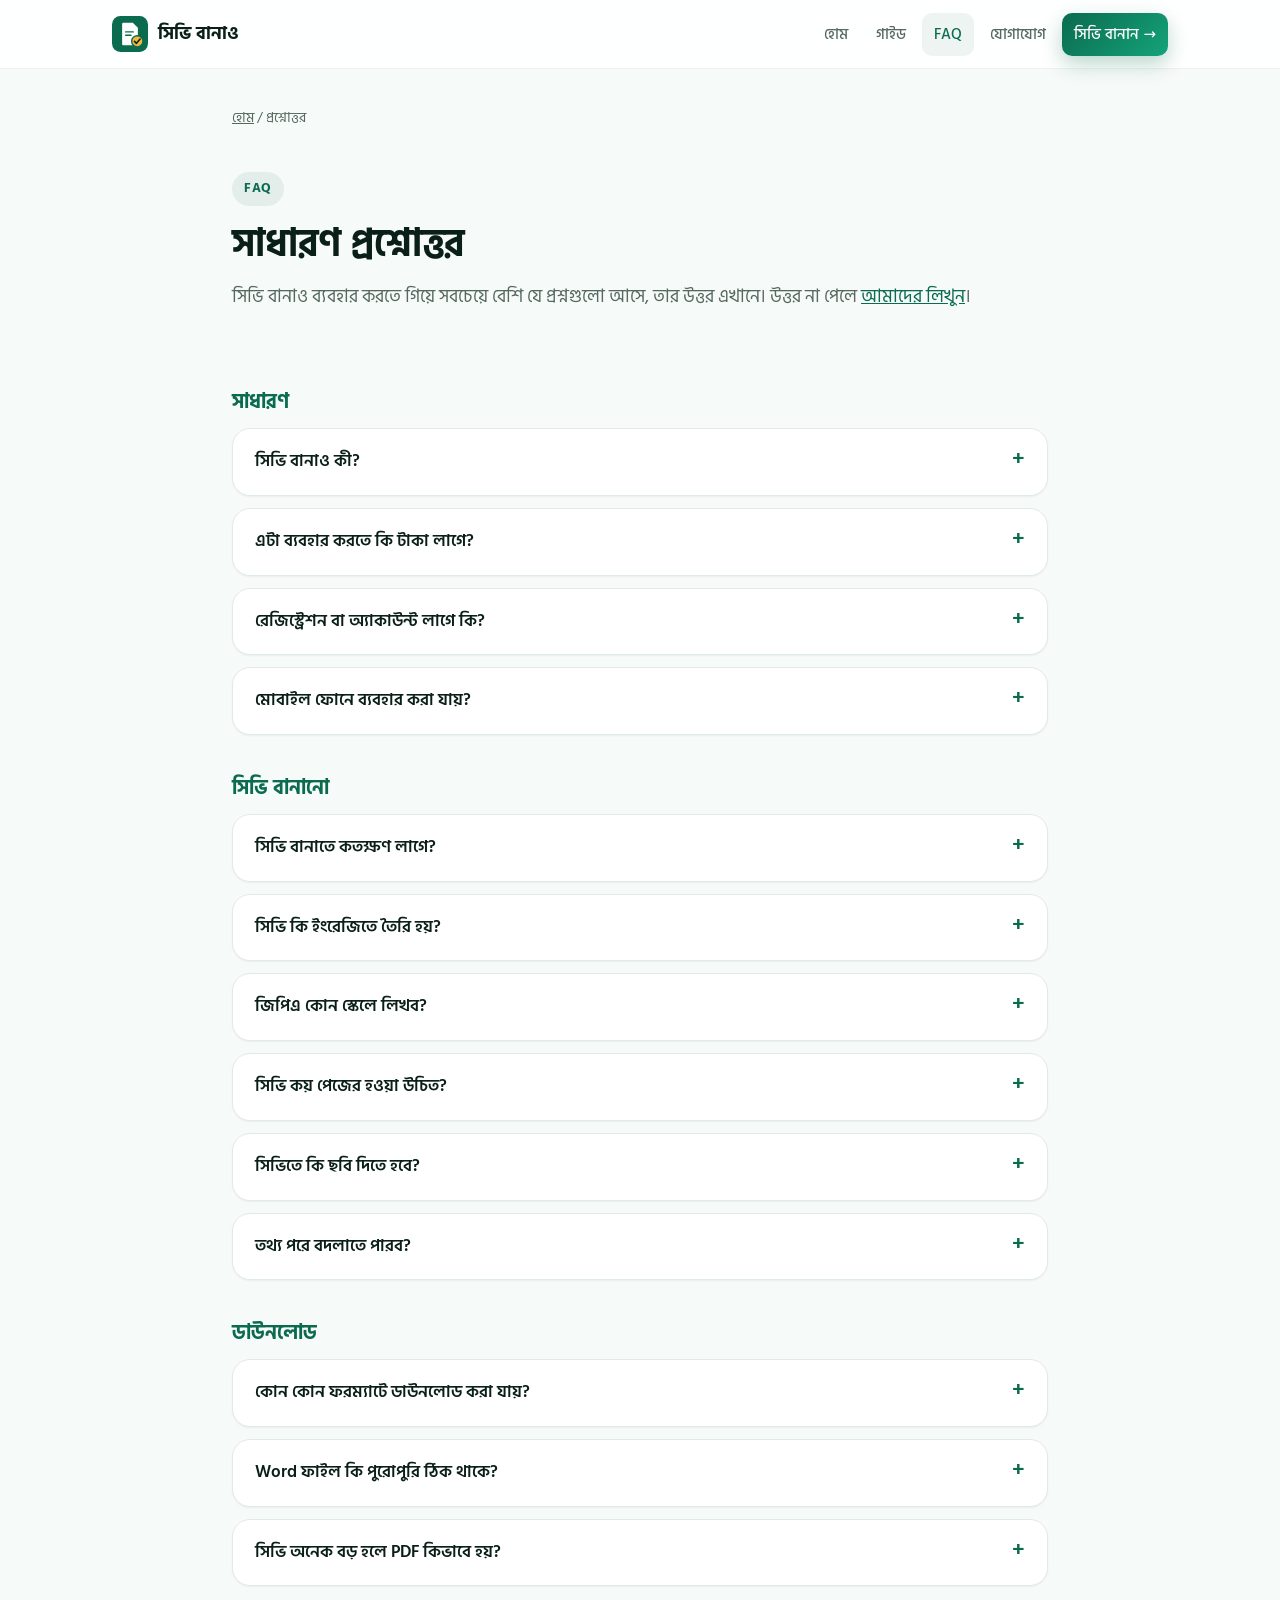
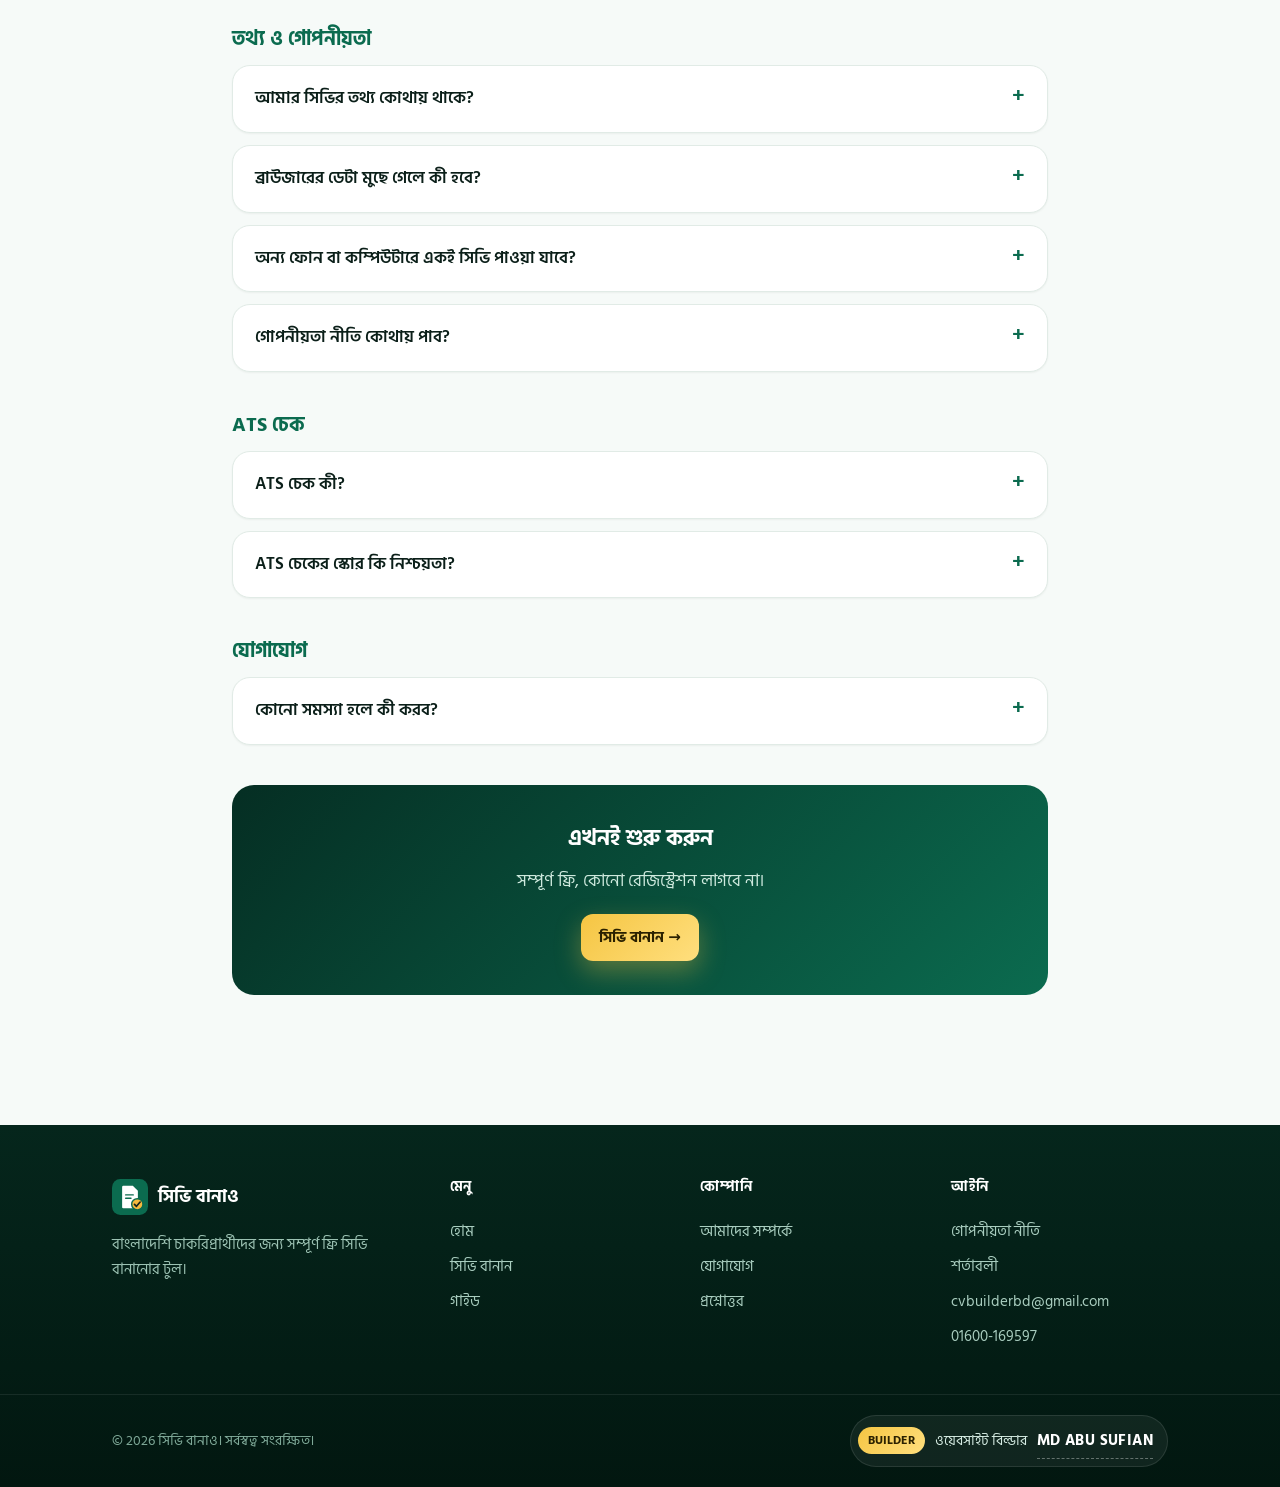
<file: faq.html>
<!DOCTYPE html>
<html lang="bn">
<head>
<meta charset="utf-8">
<meta name="viewport" content="width=device-width, initial-scale=1, viewport-fit=cover">
<title>প্রশ্নোত্তর (FAQ) · সিভি বানাও</title>
<meta name="description" content="সিভি বানাও সম্পর্কে সাধারণ প্রশ্নোত্তর: সিভি বানানো, ফরম্যাট, ডাউনলোড, তথ্য ও গোপনীয়তা, ATS চেক।">
<meta name="robots" content="index,follow">
<link rel="canonical" href="https://cvbanao.com/faq.html">
<link rel="icon" href="favicon.png" type="image/png">
<meta property="og:type" content="website">
<meta property="og:site_name" content="সিভি বানাও">
<meta property="og:title" content="প্রশ্নোত্তর (FAQ) · সিভি বানাও">
<meta property="og:description" content="সিভি বানাও সম্পর্কে সাধারণ প্রশ্নোত্তর: সিভি বানানো, ফরম্যাট, ডাউনলোড, তথ্য ও গোপনীয়তা, ATS চেক।">
<meta property="og:url" content="https://cvbanao.com/faq.html">
<meta property="og:image" content="https://cvbanao.com/og.png">
<link rel="preconnect" href="https://fonts.gstatic.com" crossorigin>
<link href="https://fonts.googleapis.com/css2?family=Hind+Siliguri:wght@400;500;600;700&display=swap" rel="stylesheet">
<link rel="stylesheet" href="guide.css">
<script type="application/ld+json">{"@context":"https://schema.org","@type":"FAQPage","mainEntity":[{"@type":"Question","name":"সিভি বানাও কী?","acceptedAnswer":{"@type":"Answer","text":"সিভি বানাও একটি বিনামূল্যের অনলাইন ওয়েবসাইট, যেখানে আপনি বাংলাদেশি স্ট্যান্ডার্ড ফরম্যাটে নিজের সিভি বানাতে পারেন।"}},{"@type":"Question","name":"এটা ব্যবহার করতে কি টাকা লাগে?","acceptedAnswer":{"@type":"Answer","text":"না। সিভি বানানো, সব টেমপ্লেট, ATS চেক ও সব ফরম্যাটে ডাউনলোড সম্পূর্ণ ফ্রি।"}},{"@type":"Question","name":"রেজিস্ট্রেশন বা অ্যাকাউন্ট লাগে কি?","acceptedAnswer":{"@type":"Answer","text":"না। সরাসরি ওয়েবসাইট খুলে সিভি বানানো শুরু করা যায়।"}},{"@type":"Question","name":"মোবাইল ফোনে ব্যবহার করা যায়?","acceptedAnswer":{"@type":"Answer","text":"হ্যাঁ। সিভি বানাও মোবাইল ব্রাউজারেও ব্যবহারের জন্য সাজানো।"}},{"@type":"Question","name":"সিভি বানাতে কতক্ষণ লাগে?","acceptedAnswer":{"@type":"Answer","text":"সাধারণত ২ মিনিটের মতো, তবে তথ্য কতটা আছে তার উপর নির্ভর করে।"}},{"@type":"Question","name":"সিভি কি ইংরেজিতে তৈরি হয়?","acceptedAnswer":{"@type":"Answer","text":"হ্যাঁ। ফর্ম বাংলায় থাকলেও সিভি ইংরেজিতে তৈরি হয়, কারণ বাংলাদেশের বেশিরভাগ চাকরির আবেদনে ইংরেজি সিভি চাওয়া হয়।"}},{"@type":"Question","name":"জিপিএ কোন স্কেলে লিখব?","acceptedAnswer":{"@type":"Answer","text":"SSC ও HSC-র জিপিএ সাধারণত ৫.০০ স্কেলে, অনার্স ও মাস্টার্সের সিজিপিএ সাধারণত ৪.০০ স্কেলে। স্কেলসহ লেখা ভালো, যেমন (out of 5.00)।"}},{"@type":"Question","name":"সিভি কয় পেজের হওয়া উচিত?","acceptedAnswer":{"@type":"Answer","text":"নতুনদের জন্য এক পেজই যথেষ্ট। অভিজ্ঞতা বেশি হলে দুই পেজ পর্যন্ত রাখা যায়।"}},{"@type":"Question","name":"সিভিতে কি ছবি দিতে হবে?","acceptedAnswer":{"@type":"Answer","text":"অনেক বাংলাদেশি বিজ্ঞপ্তিতে পাসপোর্ট সাইজ ছবি চাওয়া হয়। বিজ্ঞপ্তিতে যা লেখা থাকে সেটাই মানুন।"}},{"@type":"Question","name":"তথ্য পরে বদলাতে পারব?","acceptedAnswer":{"@type":"Answer","text":"হ্যাঁ। ফর্মের যেকোনো ধাপে ফিরে গিয়ে তথ্য বদলানো বা নতুন তথ্য যোগ করা যায়।"}},{"@type":"Question","name":"কোন কোন ফরম্যাটে ডাউনলোড করা যায়?","acceptedAnswer":{"@type":"Answer","text":"PDF, Word (.doc), PNG ও JPG। প্রিন্ট ও আবেদনের জন্য PDF, এডিটের জন্য Word, আর ছবি হিসেবে PNG বা JPG।"}},{"@type":"Question","name":"Word ফাইল কি পুরোপুরি ঠিক থাকে?","acceptedAnswer":{"@type":"Answer","text":"Word ফাইলটি Microsoft Word-এ খোলা ও এডিট করা যায়। তবে ফরম্যাটিং কিছু ক্ষেত্রে সামান্য বদলাতে পারে, তাই খুলে একবার দেখে নিন।"}},{"@type":"Question","name":"সিভি অনেক বড় হলে PDF কিভাবে হয়?","acceptedAnswer":{"@type":"Answer","text":"PDF নিজে থেকে একাধিক A4 পেজে ভাগ হয়ে যায়। কোনো লাইন মাঝখানে কাটে না।"}},{"@type":"Question","name":"আমার সিভির তথ্য কোথায় থাকে?","acceptedAnswer":{"@type":"Answer","text":"আপনার সিভির তথ্য আপনার নিজের ব্রাউজারে থাকে। আমাদের সার্ভারে সিভির তথ্য পাঠানো হয় না।"}},{"@type":"Question","name":"ব্রাউজারের ডেটা মুছে গেলে কী হবে?","acceptedAnswer":{"@type":"Answer","text":"ব্রাউজারের ডেটা মুছে গেলে সেভ করা সিভির তথ্যও চলে যেতে পারে। তাই গুরুত্বপূর্ণ সিভি PDF বা অন্য ফরম্যাটে নামিয়ে রাখুন।"}},{"@type":"Question","name":"অন্য ফোন বা কম্পিউটারে একই সিভি পাওয়া যাবে?","acceptedAnswer":{"@type":"Answer","text":"না, তথ্য ব্রাউজারে থাকে বলে প্রতিটি ডিভাইসে আলাদা। অন্য ডিভাইসে কাজ করতে চাইলে তথ্য নিজে আবার লিখতে হবে।"}},{"@type":"Question","name":"গোপনীয়তা নীতি কোথায় পাব?","acceptedAnswer":{"@type":"Answer","text":"গোপনীয়তা নীতি ও শর্তাবলী ফুটারের লিংকে আছে।"}},{"@type":"Question","name":"ATS চেক কী?","acceptedAnswer":{"@type":"Answer","text":"ATS চেক আপনার সিভি সাধারণ স্ক্রিনিং নিয়মে কেমন তা দেখায়। ফরম্যাট, সেকশন, যোগাযোগ, বুলেট ও কীওয়ার্ডের মিল যাচাই করে সাজেশন দেয়।"}},{"@type":"Question","name":"ATS চেকের স্কোর কি নিশ্চয়তা?","acceptedAnswer":{"@type":"Answer","text":"না। প্রতিটি ATS আলাদাভাবে কাজ করে। এটি একটি সাধারণ সাজেশন, চাকরি পাওয়ার নিশ্চয়তা নয়।"}},{"@type":"Question","name":"কোনো সমস্যা হলে কী করব?","acceptedAnswer":{"@type":"Answer","text":"যোগাযোগ পেজ থেকে বার্তা পাঠান, অথবা ইমেইল ও হোয়াটসঅ্যাপে লিখুন। সমস্যার বিবরণ, ডিভাইস ও ব্রাউজার উল্লেখ করলে দ্রুত সাহায্য করা সহজ হয়।"}}]}</script>
<style>
.pagehero{padding:34px 0 10px}
.pagehero h1{margin:14px 0 12px}
.grid3{display:grid;grid-template-columns:repeat(3,1fr);gap:18px;margin:26px 0}
.box{background:#fff;border:1px solid var(--line);border-radius:20px;padding:24px;box-shadow:0 1px 2px rgba(11,31,25,.05),0 16px 40px rgba(5,38,28,.08)}
.box h3{margin:0 0 8px;font-size:18px}
.box p{margin:0;color:var(--mute);font-size:15.5px}
.box a{font-weight:600}
.cgrid{display:grid;grid-template-columns:1fr 1fr;gap:18px;margin:24px 0}
.cc{display:flex;gap:14px;align-items:flex-start;background:#fff;border:1px solid var(--line);border-radius:20px;padding:20px;text-decoration:none;color:var(--ink);box-shadow:0 1px 2px rgba(11,31,25,.05),0 16px 40px rgba(5,38,28,.08);transition:transform .3s}
.cc:hover{transform:translateY(-3px)}
.cc i{width:44px;height:44px;border-radius:14px;display:grid;place-items:center;font-style:normal;background:linear-gradient(135deg,#e6f6ef,#bfe5d3);flex:none;font-size:20px}
.cc b{display:block;font-size:16px}
.cc span{color:var(--mute);font-size:14.5px;word-break:break-all}
form.cf{background:#fff;border:1px solid var(--line);border-radius:22px;padding:26px;margin:26px 0;box-shadow:0 16px 40px rgba(5,38,28,.08)}
form.cf label{display:block;font-weight:600;font-size:14px;margin:14px 0 6px}
form.cf input,form.cf select,form.cf textarea{width:100%;padding:12px 14px;border:1.5px solid #d6e2dc;border-radius:12px;font:inherit;font-size:16px;background:#fbfdfc}
form.cf textarea{min-height:130px;resize:vertical}
form.cf input:focus,form.cf select:focus,form.cf textarea:focus{outline:0;border-color:var(--g2);box-shadow:0 0 0 4px rgba(20,163,122,.14)}
form.cf .go{margin-top:20px;width:100%;border:0;border-radius:14px;padding:15px;background:linear-gradient(135deg,var(--g1),var(--g2));color:#fff;font:700 16px "Hind Siliguri",sans-serif;cursor:pointer;box-shadow:0 12px 26px rgba(11,107,79,.3)}
form.cf .hint{font-size:13px;color:var(--mute);margin:12px 0 0}
form.cf .err{color:#b42318;font-size:13px;margin-top:6px;display:none}
form.cf .bad{border-color:#e5484d!important}
.fq{background:#fff;border:1px solid var(--line);border-radius:18px;padding:18px 22px;margin-bottom:12px;box-shadow:0 1px 2px rgba(11,31,25,.05)}
.fq summary{cursor:pointer;font-weight:600;font-size:16.5px;list-style:none;display:flex;justify-content:space-between;gap:12px}
.fq summary::-webkit-details-marker{display:none}
.fq summary::after{content:"+";color:var(--g1);font-size:22px;line-height:1}
.fq[open] summary::after{content:"–"}
.fq p{margin:10px 0 2px;color:var(--mute);font-size:15.5px}
.fcat{margin:40px 0 12px;font-size:20px;color:var(--g1)}
.dev{color:inherit;text-decoration:none;border-bottom:1px dashed rgba(255,255,255,.35)}
.dev:hover{color:var(--gold)}
@media (max-width:760px){.grid3,.cgrid{grid-template-columns:1fr}}
</style>
</head>
<body>
<header><div class="wrap nav">
 <a class="brand" href="index.html"><svg viewBox="0 0 64 64" aria-hidden="true"><rect width="64" height="64" rx="15" fill="#0b6b4f"/><path d="M20 12h17l9 9v29a2 2 0 0 1-2 2H20a2 2 0 0 1-2-2V14a2 2 0 0 1 2-2z" fill="#fff"/><rect x="23" y="27" width="16" height="2.5" rx="1.2" fill="#0b6b4f"/><rect x="23" y="33" width="12" height="2.5" rx="1.2" fill="#0b6b4f"/><circle cx="45" cy="45" r="10" fill="#f5b83d" stroke="#0b6b4f" stroke-width="2.5"/><path d="M40 45l3.5 3.5L50 41" stroke="#14231c" stroke-width="3" fill="none" stroke-linecap="round" stroke-linejoin="round"/></svg>সিভি বানাও</a>
 <nav class="links" aria-label="প্রধান মেনু">
  <a href="index.html">হোম</a><a href="guides.html">গাইড</a><a href="faq.html" aria-current="page">FAQ</a><a href="contact.html">যোগাযোগ</a>
  <a class="btn" href="cv.html">সিভি বানান →</a>
 </nav>
</div></header>
<main class="art" style="max-width:860px;margin:0 auto;padding:10px 22px 60px">
<nav class="crumb" aria-label="breadcrumb"><a href="index.html">হোম</a> / প্রশ্নোত্তর</nav>
<div class="pagehero"><span class="eyebrow">FAQ</span><h1>সাধারণ প্রশ্নোত্তর</h1><p class="lead">সিভি বানাও ব্যবহার করতে গিয়ে সবচেয়ে বেশি যে প্রশ্নগুলো আসে, তার উত্তর এখানে। উত্তর না পেলে <a href="contact.html">আমাদের লিখুন</a>।</p></div>
<h2 class="fcat">সাধারণ</h2>
<details class="fq"><summary>সিভি বানাও কী?</summary><p>সিভি বানাও একটি বিনামূল্যের অনলাইন ওয়েবসাইট, যেখানে আপনি বাংলাদেশি স্ট্যান্ডার্ড ফরম্যাটে নিজের সিভি বানাতে পারেন।</p></details>
<details class="fq"><summary>এটা ব্যবহার করতে কি টাকা লাগে?</summary><p>না। সিভি বানানো, সব টেমপ্লেট, ATS চেক ও সব ফরম্যাটে ডাউনলোড সম্পূর্ণ ফ্রি।</p></details>
<details class="fq"><summary>রেজিস্ট্রেশন বা অ্যাকাউন্ট লাগে কি?</summary><p>না। সরাসরি ওয়েবসাইট খুলে সিভি বানানো শুরু করা যায়।</p></details>
<details class="fq"><summary>মোবাইল ফোনে ব্যবহার করা যায়?</summary><p>হ্যাঁ। সিভি বানাও মোবাইল ব্রাউজারেও ব্যবহারের জন্য সাজানো।</p></details>
<h2 class="fcat">সিভি বানানো</h2>
<details class="fq"><summary>সিভি বানাতে কতক্ষণ লাগে?</summary><p>সাধারণত ২ মিনিটের মতো, তবে তথ্য কতটা আছে তার উপর নির্ভর করে।</p></details>
<details class="fq"><summary>সিভি কি ইংরেজিতে তৈরি হয়?</summary><p>হ্যাঁ। ফর্ম বাংলায় থাকলেও সিভি ইংরেজিতে তৈরি হয়, কারণ বাংলাদেশের বেশিরভাগ চাকরির আবেদনে ইংরেজি সিভি চাওয়া হয়।</p></details>
<details class="fq"><summary>জিপিএ কোন স্কেলে লিখব?</summary><p>SSC ও HSC-র জিপিএ সাধারণত ৫.০০ স্কেলে, অনার্স ও মাস্টার্সের সিজিপিএ সাধারণত ৪.০০ স্কেলে। স্কেলসহ লেখা ভালো, যেমন (out of 5.00)।</p></details>
<details class="fq"><summary>সিভি কয় পেজের হওয়া উচিত?</summary><p>নতুনদের জন্য এক পেজই যথেষ্ট। অভিজ্ঞতা বেশি হলে দুই পেজ পর্যন্ত রাখা যায়।</p></details>
<details class="fq"><summary>সিভিতে কি ছবি দিতে হবে?</summary><p>অনেক বাংলাদেশি বিজ্ঞপ্তিতে পাসপোর্ট সাইজ ছবি চাওয়া হয়। বিজ্ঞপ্তিতে যা লেখা থাকে সেটাই মানুন।</p></details>
<details class="fq"><summary>তথ্য পরে বদলাতে পারব?</summary><p>হ্যাঁ। ফর্মের যেকোনো ধাপে ফিরে গিয়ে তথ্য বদলানো বা নতুন তথ্য যোগ করা যায়।</p></details>
<h2 class="fcat">ডাউনলোড</h2>
<details class="fq"><summary>কোন কোন ফরম্যাটে ডাউনলোড করা যায়?</summary><p>PDF, Word (.doc), PNG ও JPG। প্রিন্ট ও আবেদনের জন্য PDF, এডিটের জন্য Word, আর ছবি হিসেবে PNG বা JPG।</p></details>
<details class="fq"><summary>Word ফাইল কি পুরোপুরি ঠিক থাকে?</summary><p>Word ফাইলটি Microsoft Word-এ খোলা ও এডিট করা যায়। তবে ফরম্যাটিং কিছু ক্ষেত্রে সামান্য বদলাতে পারে, তাই খুলে একবার দেখে নিন।</p></details>
<details class="fq"><summary>সিভি অনেক বড় হলে PDF কিভাবে হয়?</summary><p>PDF নিজে থেকে একাধিক A4 পেজে ভাগ হয়ে যায়। কোনো লাইন মাঝখানে কাটে না।</p></details>
<h2 class="fcat">তথ্য ও গোপনীয়তা</h2>
<details class="fq"><summary>আমার সিভির তথ্য কোথায় থাকে?</summary><p>আপনার সিভির তথ্য আপনার নিজের ব্রাউজারে থাকে। আমাদের সার্ভারে সিভির তথ্য পাঠানো হয় না।</p></details>
<details class="fq"><summary>ব্রাউজারের ডেটা মুছে গেলে কী হবে?</summary><p>ব্রাউজারের ডেটা মুছে গেলে সেভ করা সিভির তথ্যও চলে যেতে পারে। তাই গুরুত্বপূর্ণ সিভি PDF বা অন্য ফরম্যাটে নামিয়ে রাখুন।</p></details>
<details class="fq"><summary>অন্য ফোন বা কম্পিউটারে একই সিভি পাওয়া যাবে?</summary><p>না, তথ্য ব্রাউজারে থাকে বলে প্রতিটি ডিভাইসে আলাদা। অন্য ডিভাইসে কাজ করতে চাইলে তথ্য নিজে আবার লিখতে হবে।</p></details>
<details class="fq"><summary>গোপনীয়তা নীতি কোথায় পাব?</summary><p>গোপনীয়তা নীতি ও শর্তাবলী ফুটারের লিংকে আছে।</p></details>
<h2 class="fcat">ATS চেক</h2>
<details class="fq"><summary>ATS চেক কী?</summary><p>ATS চেক আপনার সিভি সাধারণ স্ক্রিনিং নিয়মে কেমন তা দেখায়। ফরম্যাট, সেকশন, যোগাযোগ, বুলেট ও কীওয়ার্ডের মিল যাচাই করে সাজেশন দেয়।</p></details>
<details class="fq"><summary>ATS চেকের স্কোর কি নিশ্চয়তা?</summary><p>না। প্রতিটি ATS আলাদাভাবে কাজ করে। এটি একটি সাধারণ সাজেশন, চাকরি পাওয়ার নিশ্চয়তা নয়।</p></details>
<h2 class="fcat">যোগাযোগ</h2>
<details class="fq"><summary>কোনো সমস্যা হলে কী করব?</summary><p>যোগাযোগ পেজ থেকে বার্তা পাঠান, অথবা ইমেইল ও হোয়াটসঅ্যাপে লিখুন। সমস্যার বিবরণ, ডিভাইস ও ব্রাউজার উল্লেখ করলে দ্রুত সাহায্য করা সহজ হয়।</p></details>
<div class="cta" style="margin-top:40px"><h3>এখনই শুরু করুন</h3><p>সম্পূর্ণ ফ্রি, কোনো রেজিস্ট্রেশন লাগবে না।</p><a class="btn" href="cv.html">সিভি বানান →</a></div>
</main>
<footer>
 <div class="fgrid">
  <div>
   <a class="brand" href="index.html"><svg viewBox="0 0 64 64" aria-hidden="true"><rect width="64" height="64" rx="15" fill="#0b6b4f"/><path d="M20 12h17l9 9v29a2 2 0 0 1-2 2H20a2 2 0 0 1-2-2V14a2 2 0 0 1 2-2z" fill="#fff"/><rect x="23" y="27" width="16" height="2.5" rx="1.2" fill="#0b6b4f"/><rect x="23" y="33" width="12" height="2.5" rx="1.2" fill="#0b6b4f"/><circle cx="45" cy="45" r="10" fill="#f5b83d" stroke="#0b6b4f" stroke-width="2.5"/><path d="M40 45l3.5 3.5L50 41" stroke="#14231c" stroke-width="3" fill="none" stroke-linecap="round" stroke-linejoin="round"/></svg>সিভি বানাও</a>
   <p class="fb">বাংলাদেশি চাকরিপ্রার্থীদের জন্য সম্পূর্ণ ফ্রি সিভি বানানোর টুল।</p>
  </div>
  <div><h4>মেনু</h4><a href="index.html">হোম</a><a href="cv.html">সিভি বানান</a><a href="guides.html">গাইড</a></div>
  <div><h4>কোম্পানি</h4><a href="about.html">আমাদের সম্পর্কে</a><a href="contact.html">যোগাযোগ</a><a href="faq.html">প্রশ্নোত্তর</a></div>
  <div><h4>আইনি</h4><a href="privacy.html">গোপনীয়তা নীতি</a><a href="terms.html">শর্তাবলী</a><a href="mailto:cvbuilderbd@gmail.com">cvbuilderbd@gmail.com</a><a href="tel:+8801600169597">01600-169597</a></div>
 </div>
 <div class="fbar"><div class="in"><span>© 2026 সিভি বানাও। সর্বস্বত্ব সংরক্ষিত।</span><span class="credit"><i>BUILDER</i>ওয়েবসাইট বিল্ডার <a class="dev" href="https://www.facebook.com/mdsofian68" target="_blank" rel="noopener"><b>MD ABU SUFIAN</b></a></span></div></div>
</footer>
</body>
</html>
</file>
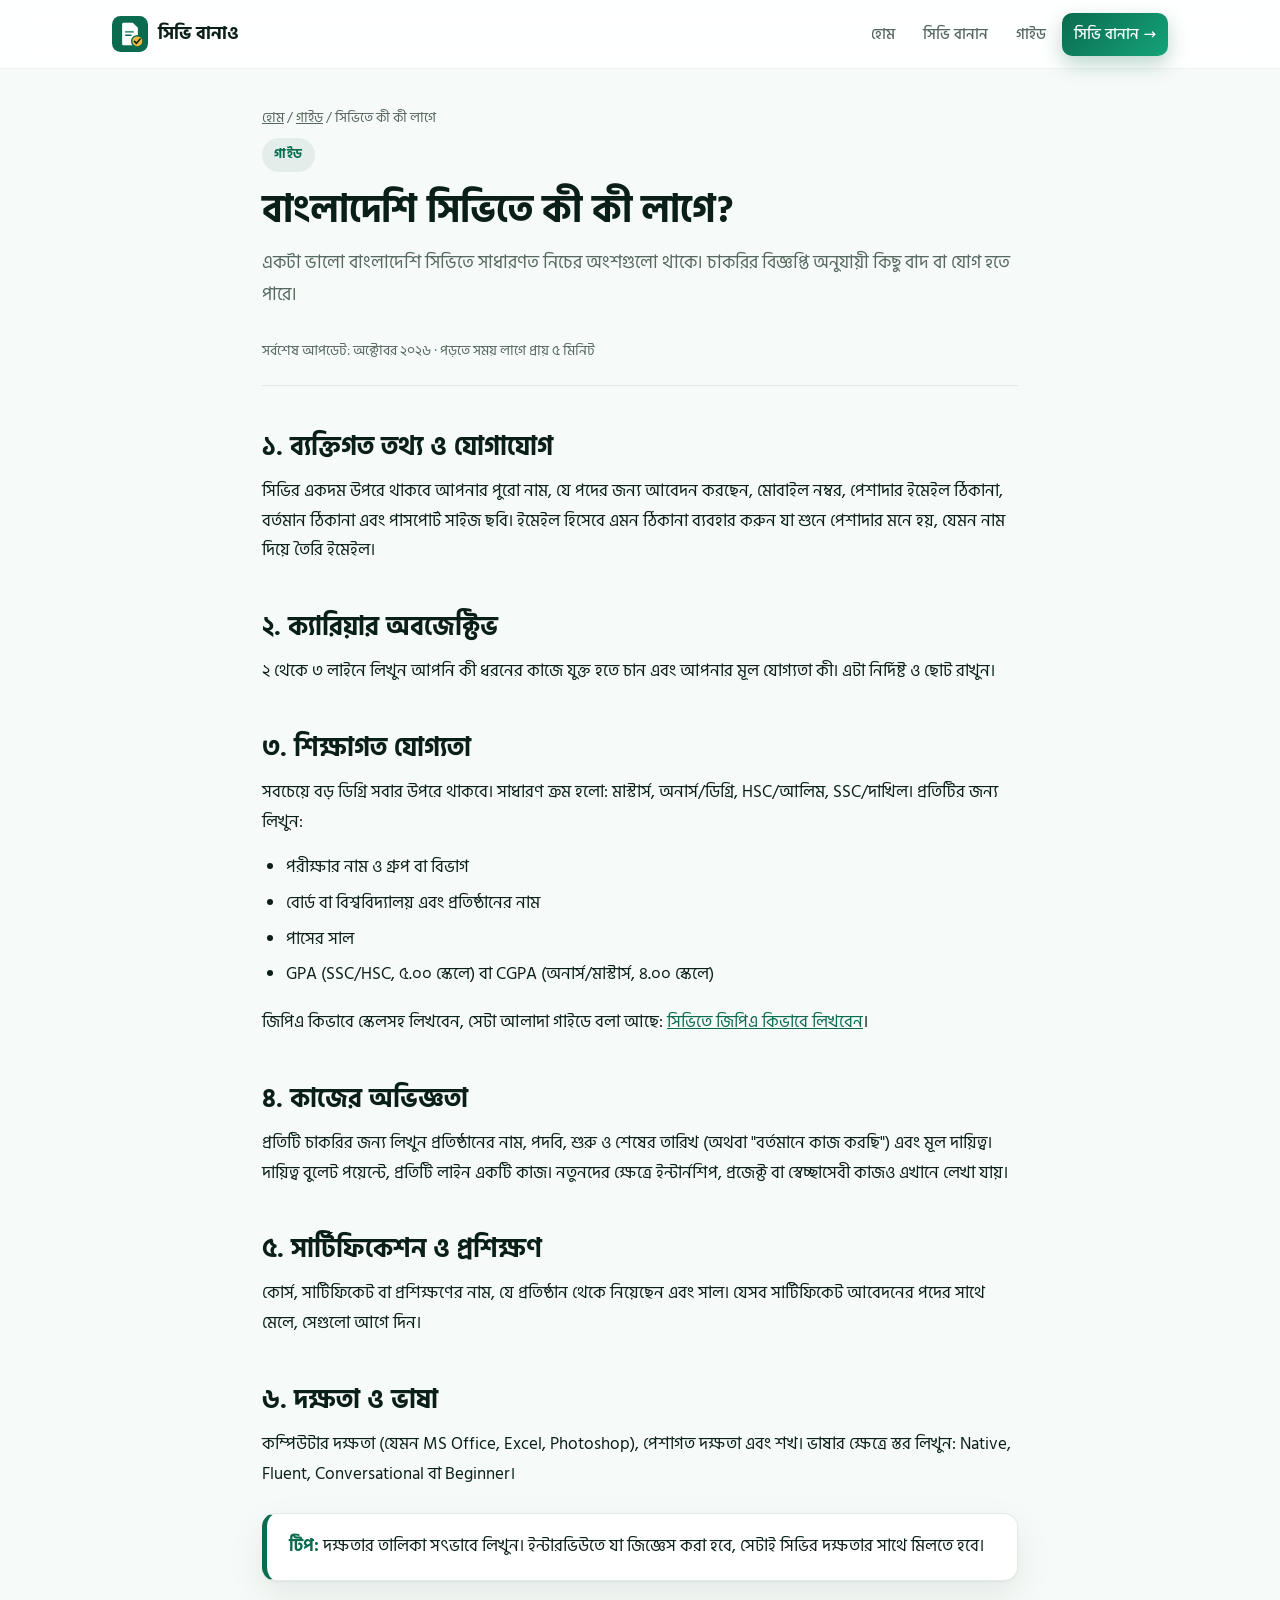
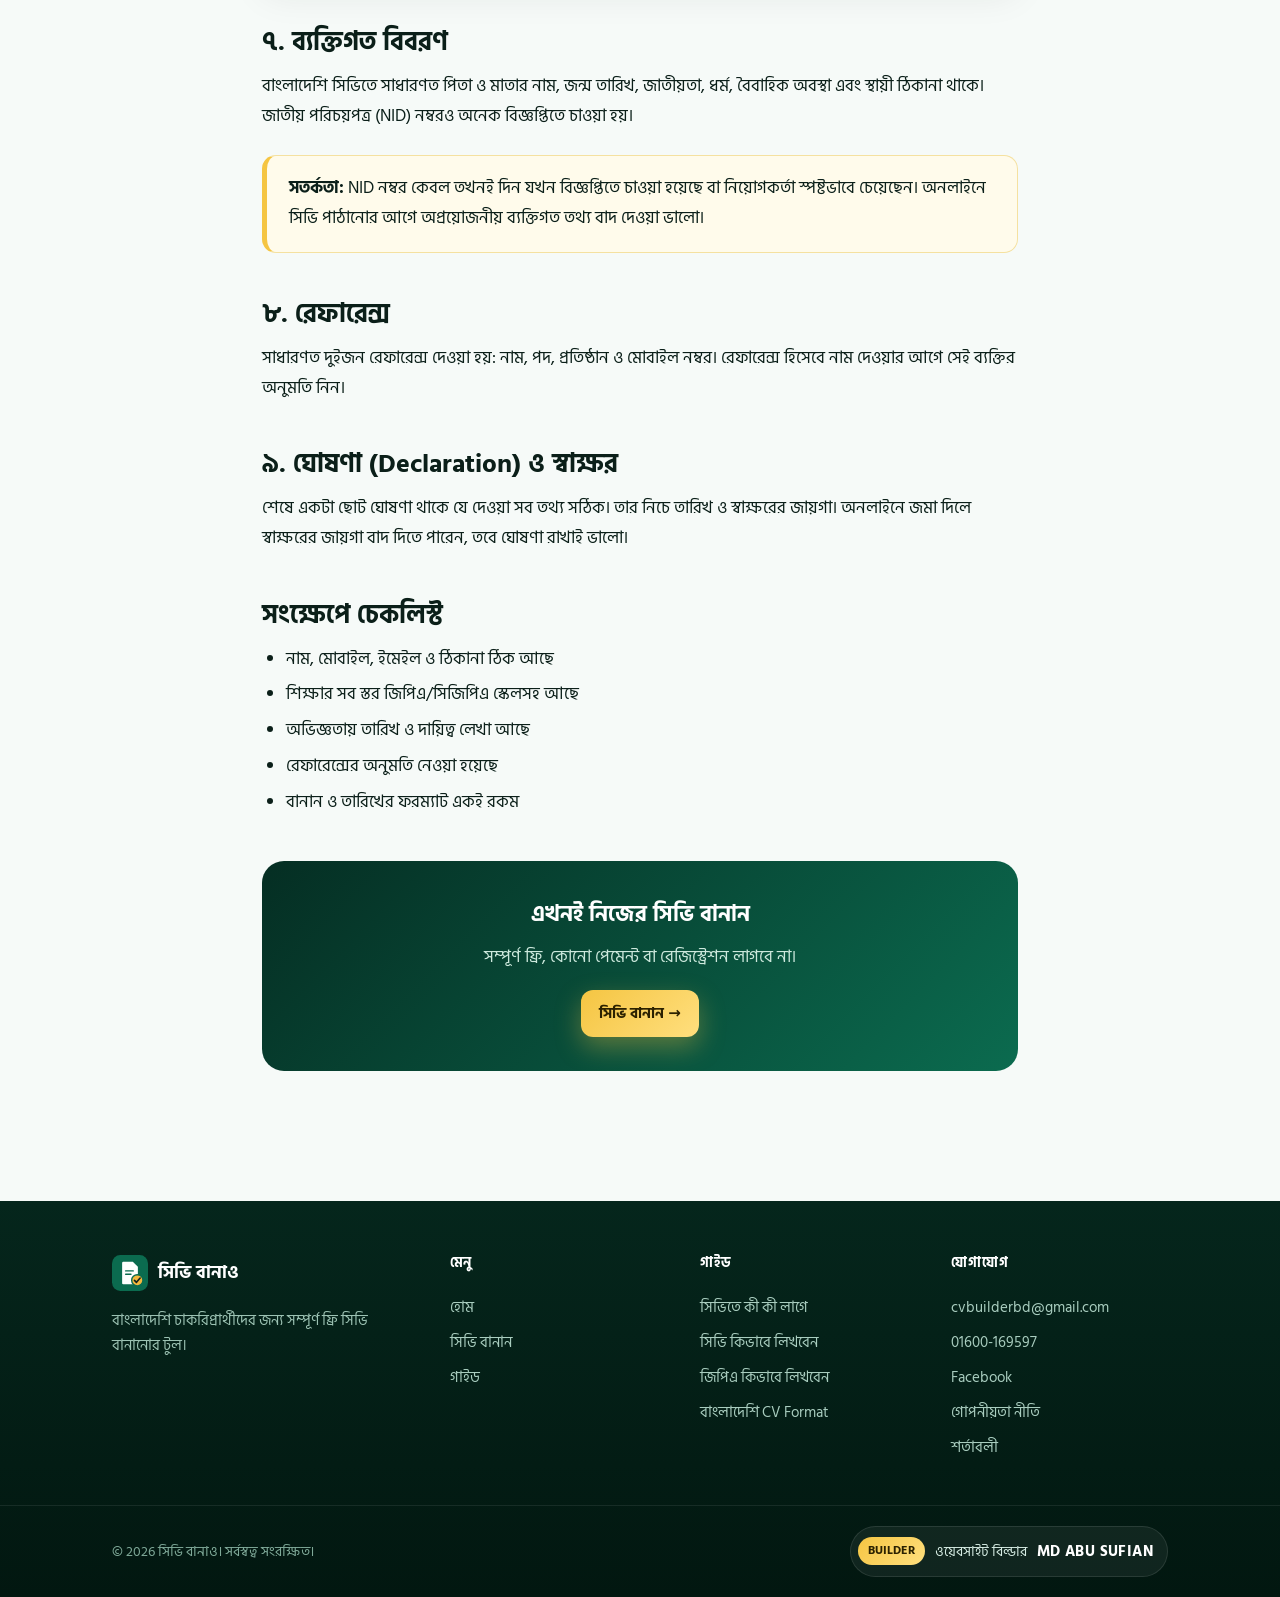
<file: guide-cv-contents.html>
<!DOCTYPE html>
<html lang="bn">
<head>
<meta charset="utf-8">
<meta name="viewport" content="width=device-width, initial-scale=1, viewport-fit=cover">
<title>বাংলাদেশি সিভিতে কী কী লাগে? · সম্পূর্ণ তালিকা · সিভি বানাও</title>
<meta name="description" content="বাংলাদেশি সিভিতে নাম, শিক্ষা, অভিজ্ঞতা, সার্টিফিকেশন, ভাষা, পিতা-মাতার নাম, NID, রেফারেন্স ও ঘোষণা, সব অংশের সম্পূর্ণ তালিকা ও ব্যাখ্যা।">
<meta name="robots" content="index,follow">
<link rel="canonical" href="https://cvbanao.com/guide-cv-contents.html">
<link rel="icon" href="favicon.png" type="image/png">
<meta property="og:type" content="article">
<meta property="og:site_name" content="সিভি বানাও">
<meta property="og:title" content="বাংলাদেশি সিভিতে কী কী লাগে? · সম্পূর্ণ তালিকা · সিভি বানাও">
<meta property="og:description" content="বাংলাদেশি সিভিতে নাম, শিক্ষা, অভিজ্ঞতা, সার্টিফিকেশন, ভাষা, পিতা-মাতার নাম, NID, রেফারেন্স ও ঘোষণা, সব অংশের সম্পূর্ণ তালিকা ও ব্যাখ্যা।">
<meta property="og:url" content="https://cvbanao.com/guide-cv-contents.html">
<meta property="og:image" content="https://cvbanao.com/og.png">
<link href="https://fonts.googleapis.com/css2?family=Hind+Siliguri:wght@400;500;600;700&display=swap" rel="stylesheet">
<link rel="stylesheet" href="guide.css">
<script type="application/ld+json">{"@context":"https://schema.org","@type":"Article","headline":"বাংলাদেশি সিভিতে কী কী লাগে?","description":"বাংলাদেশি সিভিতে নাম, শিক্ষা, অভিজ্ঞতা, সার্টিফিকেশন, ভাষা, পিতা-মাতার নাম, NID, রেফারেন্স ও ঘোষণা, সব অংশের সম্পূর্ণ তালিকা ও ব্যাখ্যা।","inLanguage":"bn","author":{"@type":"Organization","name":"সিভি বানাও"},"publisher":{"@type":"Organization","name":"সিভি বানাও"},"mainEntityOfPage":"https://cvbanao.com/guide-cv-contents.html"}</script>
</head>
<body>
<header><div class="wrap nav">
 <a class="brand" href="index.html"><svg viewBox="0 0 64 64" aria-hidden="true"><rect width="64" height="64" rx="15" fill="#0b6b4f"/><path d="M20 12h17l9 9v29a2 2 0 0 1-2 2H20a2 2 0 0 1-2-2V14a2 2 0 0 1 2-2z" fill="#fff"/><rect x="23" y="27" width="16" height="2.5" rx="1.2" fill="#0b6b4f"/><rect x="23" y="33" width="12" height="2.5" rx="1.2" fill="#0b6b4f"/><circle cx="45" cy="45" r="10" fill="#f5b83d" stroke="#0b6b4f" stroke-width="2.5"/><path d="M40 45l3.5 3.5L50 41" stroke="#14231c" stroke-width="3" fill="none" stroke-linecap="round" stroke-linejoin="round"/></svg>সিভি বানাও</a>
 <nav class="links" aria-label="প্রধান মেনু"><a href="index.html">হোম</a><a href="cv.html">সিভি বানান</a><a href="guides.html">গাইড</a><a class="btn" href="cv.html">সিভি বানান →</a></nav>
</div></header>
<article class="art">
<nav class="crumb" aria-label="breadcrumb"><a href="index.html">হোম</a> / <a href="guides.html">গাইড</a> / সিভিতে কী কী লাগে</nav>
<span class="eyebrow">গাইড</span>
<h1>বাংলাদেশি সিভিতে কী কী লাগে?</h1>
<p class="lead">একটা ভালো বাংলাদেশি সিভিতে সাধারণত নিচের অংশগুলো থাকে। চাকরির বিজ্ঞপ্তি অনুযায়ী কিছু বাদ বা যোগ হতে পারে।</p>
<p class="meta">সর্বশেষ আপডেট: অক্টোবর ২০২৬ · পড়তে সময় লাগে প্রায় ৫ মিনিট</p>

<h2>১. ব্যক্তিগত তথ্য ও যোগাযোগ</h2>
<p>সিভির একদম উপরে থাকবে আপনার পুরো নাম, যে পদের জন্য আবেদন করছেন, মোবাইল নম্বর, পেশাদার ইমেইল ঠিকানা, বর্তমান ঠিকানা এবং পাসপোর্ট সাইজ ছবি। ইমেইল হিসেবে এমন ঠিকানা ব্যবহার করুন যা শুনে পেশাদার মনে হয়, যেমন নাম দিয়ে তৈরি ইমেইল।</p>

<h2>২. ক্যারিয়ার অবজেক্টিভ</h2>
<p>২ থেকে ৩ লাইনে লিখুন আপনি কী ধরনের কাজে যুক্ত হতে চান এবং আপনার মূল যোগ্যতা কী। এটা নির্দিষ্ট ও ছোট রাখুন।</p>

<h2>৩. শিক্ষাগত যোগ্যতা</h2>
<p>সবচেয়ে বড় ডিগ্রি সবার উপরে থাকবে। সাধারণ ক্রম হলো: মাস্টার্স, অনার্স/ডিগ্রি, HSC/আলিম, SSC/দাখিল। প্রতিটির জন্য লিখুন:</p>
<ul><li>পরীক্ষার নাম ও গ্রুপ বা বিভাগ</li><li>বোর্ড বা বিশ্ববিদ্যালয় এবং প্রতিষ্ঠানের নাম</li><li>পাসের সাল</li><li>GPA (SSC/HSC, ৫.০০ স্কেলে) বা CGPA (অনার্স/মাস্টার্স, ৪.০০ স্কেলে)</li></ul>
<p>জিপিএ কিভাবে স্কেলসহ লিখবেন, সেটা আলাদা গাইডে বলা আছে: <a href="guide-gpa.html">সিভিতে জিপিএ কিভাবে লিখবেন</a>।</p>

<h2>৪. কাজের অভিজ্ঞতা</h2>
<p>প্রতিটি চাকরির জন্য লিখুন প্রতিষ্ঠানের নাম, পদবি, শুরু ও শেষের তারিখ (অথবা "বর্তমানে কাজ করছি") এবং মূল দায়িত্ব। দায়িত্ব বুলেট পয়েন্টে, প্রতিটি লাইন একটি কাজ। নতুনদের ক্ষেত্রে ইন্টার্নশিপ, প্রজেক্ট বা স্বেচ্ছাসেবী কাজও এখানে লেখা যায়।</p>

<h2>৫. সার্টিফিকেশন ও প্রশিক্ষণ</h2>
<p>কোর্স, সার্টিফিকেট বা প্রশিক্ষণের নাম, যে প্রতিষ্ঠান থেকে নিয়েছেন এবং সাল। যেসব সার্টিফিকেট আবেদনের পদের সাথে মেলে, সেগুলো আগে দিন।</p>

<h2>৬. দক্ষতা ও ভাষা</h2>
<p>কম্পিউটার দক্ষতা (যেমন MS Office, Excel, Photoshop), পেশাগত দক্ষতা এবং শখ। ভাষার ক্ষেত্রে স্তর লিখুন: Native, Fluent, Conversational বা Beginner।</p>
<div class="tip"><b>টিপ:</b> দক্ষতার তালিকা সৎভাবে লিখুন। ইন্টারভিউতে যা জিজ্ঞেস করা হবে, সেটাই সিভির দক্ষতার সাথে মিলতে হবে।</div>

<h2>৭. ব্যক্তিগত বিবরণ</h2>
<p>বাংলাদেশি সিভিতে সাধারণত পিতা ও মাতার নাম, জন্ম তারিখ, জাতীয়তা, ধর্ম, বৈবাহিক অবস্থা এবং স্থায়ী ঠিকানা থাকে। জাতীয় পরিচয়পত্র (NID) নম্বরও অনেক বিজ্ঞপ্তিতে চাওয়া হয়।</p>
<div class="warn"><b>সতর্কতা:</b> NID নম্বর কেবল তখনই দিন যখন বিজ্ঞপ্তিতে চাওয়া হয়েছে বা নিয়োগকর্তা স্পষ্টভাবে চেয়েছেন। অনলাইনে সিভি পাঠানোর আগে অপ্রয়োজনীয় ব্যক্তিগত তথ্য বাদ দেওয়া ভালো।</div>

<h2>৮. রেফারেন্স</h2>
<p>সাধারণত দুইজন রেফারেন্স দেওয়া হয়: নাম, পদ, প্রতিষ্ঠান ও মোবাইল নম্বর। রেফারেন্স হিসেবে নাম দেওয়ার আগে সেই ব্যক্তির অনুমতি নিন।</p>

<h2>৯. ঘোষণা (Declaration) ও স্বাক্ষর</h2>
<p>শেষে একটা ছোট ঘোষণা থাকে যে দেওয়া সব তথ্য সঠিক। তার নিচে তারিখ ও স্বাক্ষরের জায়গা। অনলাইনে জমা দিলে স্বাক্ষরের জায়গা বাদ দিতে পারেন, তবে ঘোষণা রাখাই ভালো।</p>

<h2>সংক্ষেপে চেকলিস্ট</h2>
<ul><li>নাম, মোবাইল, ইমেইল ও ঠিকানা ঠিক আছে</li><li>শিক্ষার সব স্তর জিপিএ/সিজিপিএ স্কেলসহ আছে</li><li>অভিজ্ঞতায় তারিখ ও দায়িত্ব লেখা আছে</li><li>রেফারেন্সের অনুমতি নেওয়া হয়েছে</li><li>বানান ও তারিখের ফরম্যাট একই রকম</li></ul>
<div class="cta"><h3>এখনই নিজের সিভি বানান</h3><p>সম্পূর্ণ ফ্রি, কোনো পেমেন্ট বা রেজিস্ট্রেশন লাগবে না।</p><a class="btn" href="cv.html">সিভি বানান →</a></div>
</article><footer>
 <div class="fgrid">
  <div>
   <a class="brand" href="index.html"><svg viewBox="0 0 64 64" aria-hidden="true"><rect width="64" height="64" rx="15" fill="#0b6b4f"/><path d="M20 12h17l9 9v29a2 2 0 0 1-2 2H20a2 2 0 0 1-2-2V14a2 2 0 0 1 2-2z" fill="#fff"/><rect x="23" y="27" width="16" height="2.5" rx="1.2" fill="#0b6b4f"/><rect x="23" y="33" width="12" height="2.5" rx="1.2" fill="#0b6b4f"/><circle cx="45" cy="45" r="10" fill="#f5b83d" stroke="#0b6b4f" stroke-width="2.5"/><path d="M40 45l3.5 3.5L50 41" stroke="#14231c" stroke-width="3" fill="none" stroke-linecap="round" stroke-linejoin="round"/></svg>সিভি বানাও</a>
   <p class="fb">বাংলাদেশি চাকরিপ্রার্থীদের জন্য সম্পূর্ণ ফ্রি সিভি বানানোর টুল।</p>
  </div>
  <div><h4>মেনু</h4><a href="index.html">হোম</a><a href="cv.html">সিভি বানান</a><a href="guides.html">গাইড</a></div>
  <div><h4>গাইড</h4><a href="guide-cv-contents.html">সিভিতে কী কী লাগে</a><a href="guide-cv-writing.html">সিভি কিভাবে লিখবেন</a><a href="guide-gpa.html">জিপিএ কিভাবে লিখবেন</a><a href="bangladeshi-cv-format.html">বাংলাদেশি CV Format</a></div>
  <div><h4>যোগাযোগ</h4><a href="mailto:cvbuilderbd@gmail.com">cvbuilderbd@gmail.com</a><a href="tel:+8801600169597">01600-169597</a><a href="https://www.facebook.com/cvbuilderbd" target="_blank" rel="noopener">Facebook</a><a href="privacy.html">গোপনীয়তা নীতি</a><a href="terms.html">শর্তাবলী</a></div>
 </div>
 <div class="fbar"><div class="in"><span>© 2026 সিভি বানাও। সর্বস্বত্ব সংরক্ষিত।</span><span class="credit"><i>BUILDER</i>ওয়েবসাইট বিল্ডার <a class="dev" href="https://www.facebook.com/mdsofian68" target="_blank" rel="noopener" aria-label="MD ABU SUFIAN ফেসবুক প্রোফাইল"><b>MD ABU SUFIAN</b></a></span></div></div>
</footer>
</body>
</html>
</file>
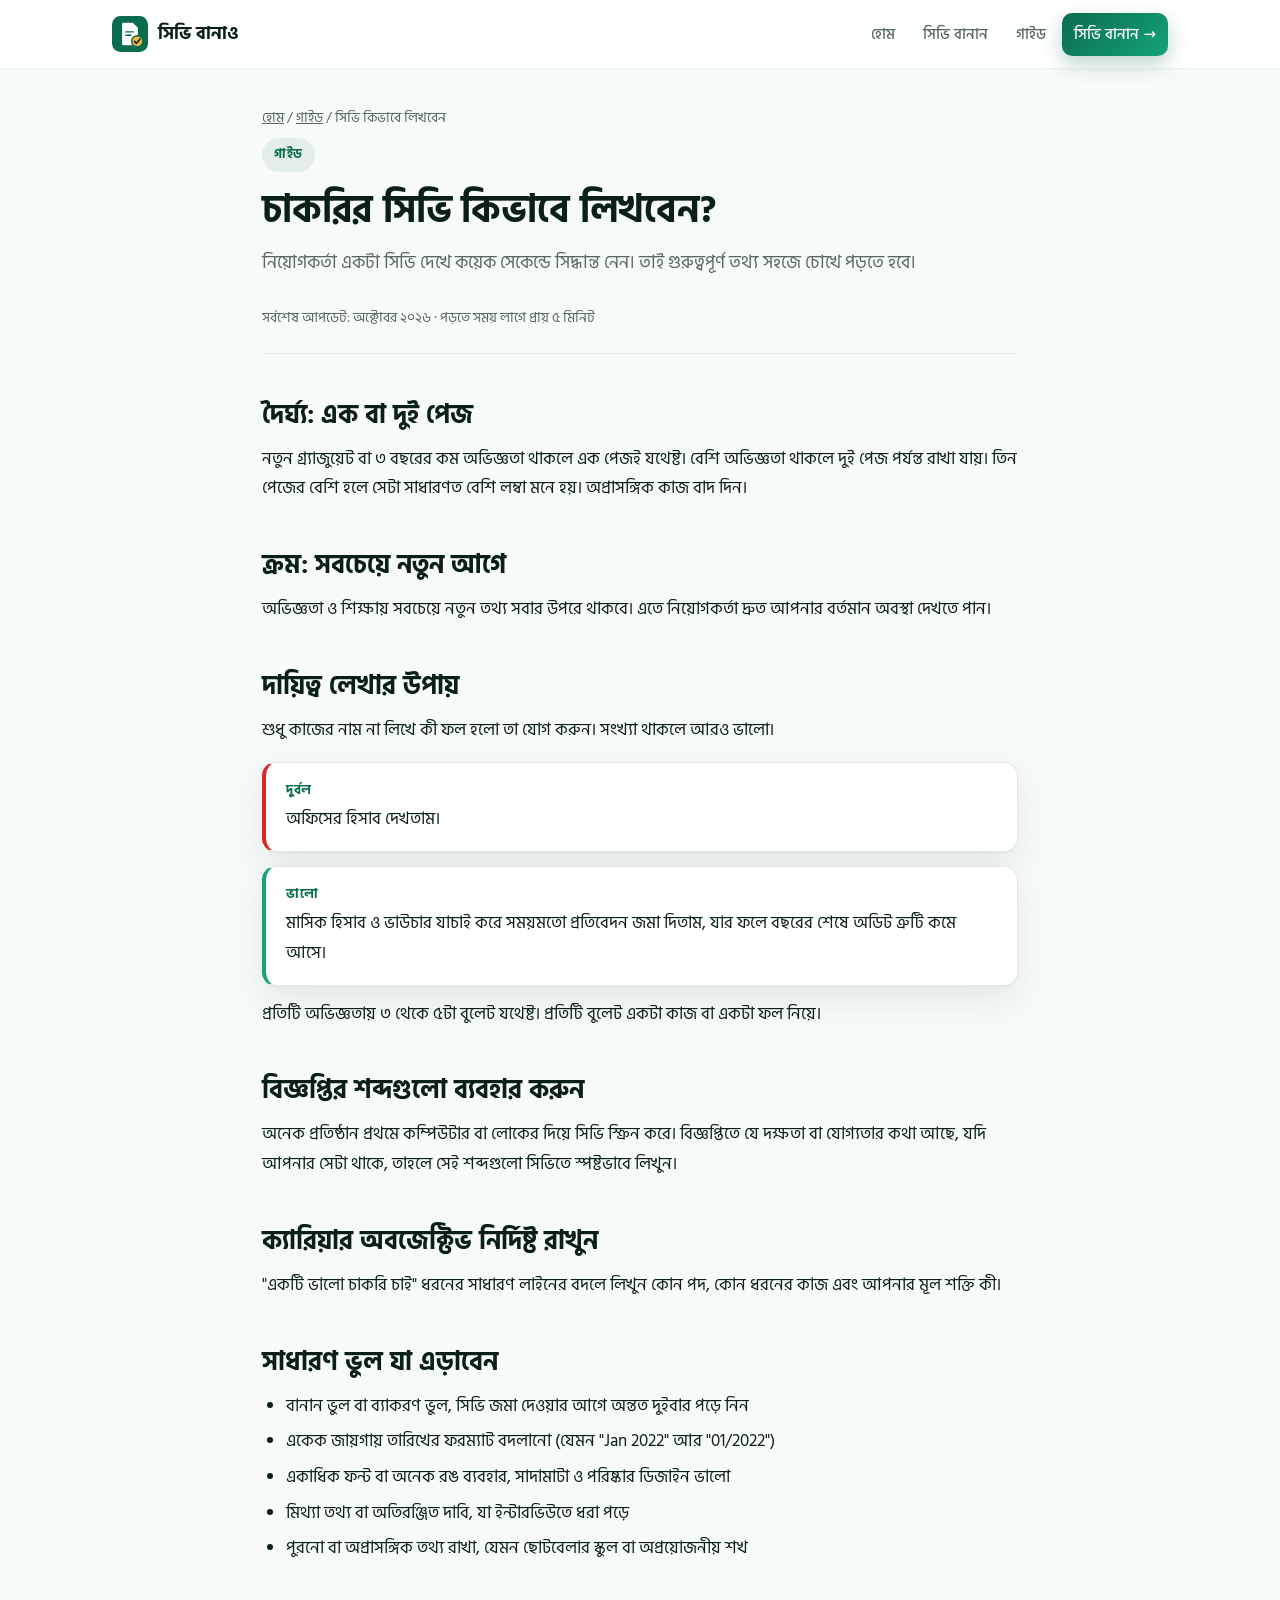
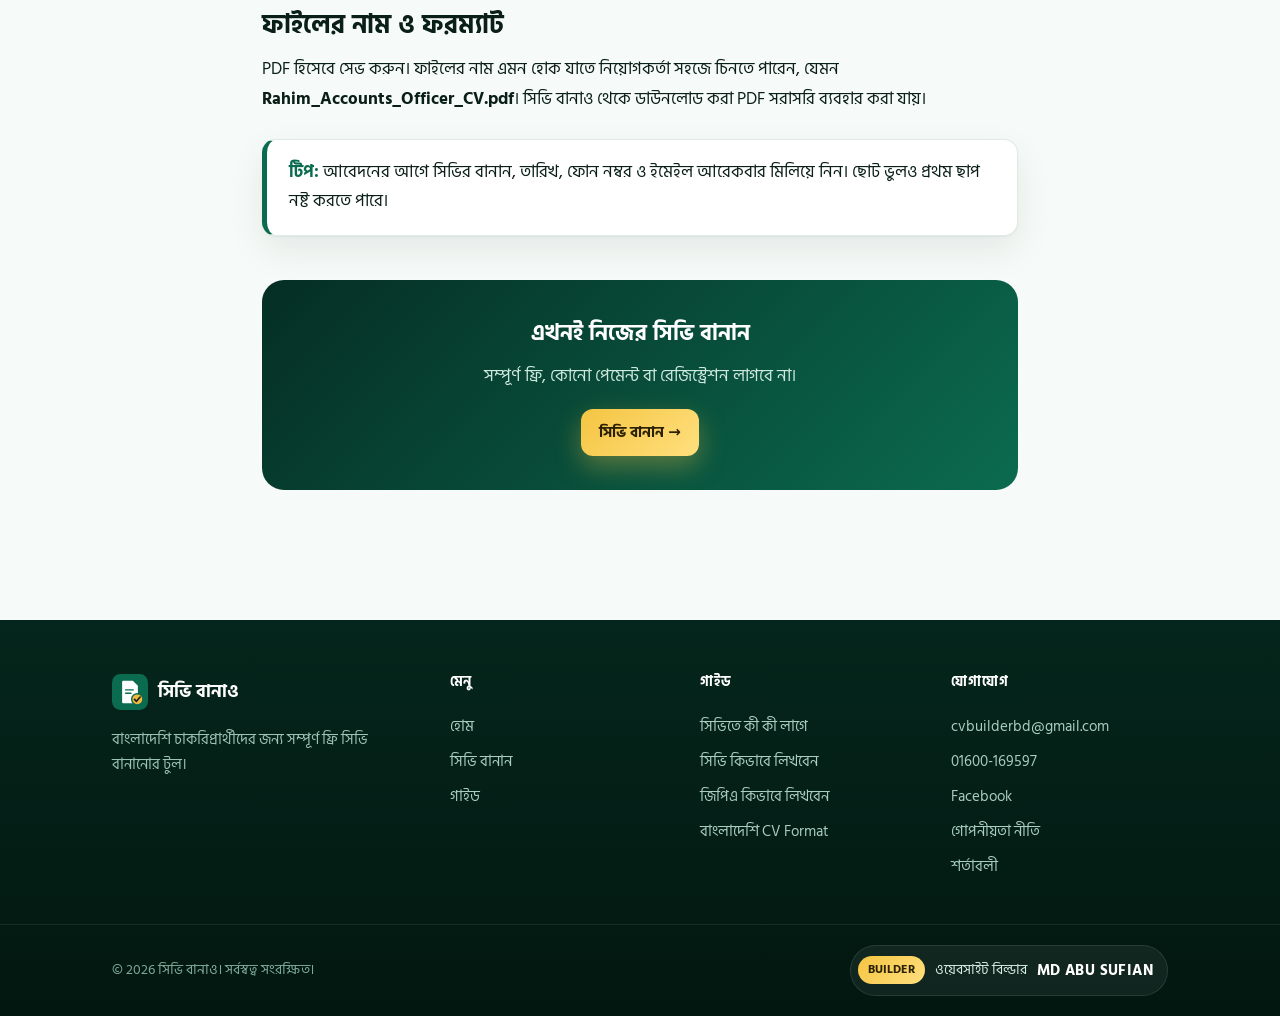
<file: guide-cv-writing.html>
<!DOCTYPE html>
<html lang="bn">
<head>
<meta charset="utf-8">
<meta name="viewport" content="width=device-width, initial-scale=1, viewport-fit=cover">
<title>চাকরির সিভি কিভাবে লিখবেন? · বাংলাদেশি চাকরির জন্য টিপস · সিভি বানাও</title>
<meta name="description" content="চাকরির সিভি কত পেজের হবে, কোন ক্রমে লিখবেন, দায়িত্ব কিভাবে লিখলে ভালো শোনায় এবং সিভিতে সাধারণ কী ভুল এড়াবেন, সহজ নির্দেশনা।">
<meta name="robots" content="index,follow">
<link rel="canonical" href="https://cvbanao.com/guide-cv-writing.html">
<link rel="icon" href="favicon.png" type="image/png">
<meta property="og:type" content="article">
<meta property="og:site_name" content="সিভি বানাও">
<meta property="og:title" content="চাকরির সিভি কিভাবে লিখবেন? · বাংলাদেশি চাকরির জন্য টিপস · সিভি বানাও">
<meta property="og:description" content="চাকরির সিভি কত পেজের হবে, কোন ক্রমে লিখবেন, দায়িত্ব কিভাবে লিখলে ভালো শোনায় এবং সিভিতে সাধারণ কী ভুল এড়াবেন, সহজ নির্দেশনা।">
<meta property="og:url" content="https://cvbanao.com/guide-cv-writing.html">
<meta property="og:image" content="https://cvbanao.com/og.png">
<link href="https://fonts.googleapis.com/css2?family=Hind+Siliguri:wght@400;500;600;700&display=swap" rel="stylesheet">
<link rel="stylesheet" href="guide.css">
<script type="application/ld+json">{"@context":"https://schema.org","@type":"Article","headline":"চাকরির সিভি কিভাবে লিখবেন?","description":"চাকরির সিভি কত পেজের হবে, কোন ক্রমে লিখবেন, দায়িত্ব কিভাবে লিখলে ভালো শোনায় এবং সিভিতে সাধারণ কী ভুল এড়াবেন, সহজ নির্দেশনা।","inLanguage":"bn","author":{"@type":"Organization","name":"সিভি বানাও"},"publisher":{"@type":"Organization","name":"সিভি বানাও"},"mainEntityOfPage":"https://cvbanao.com/guide-cv-writing.html"}</script>
</head>
<body>
<header><div class="wrap nav">
 <a class="brand" href="index.html"><svg viewBox="0 0 64 64" aria-hidden="true"><rect width="64" height="64" rx="15" fill="#0b6b4f"/><path d="M20 12h17l9 9v29a2 2 0 0 1-2 2H20a2 2 0 0 1-2-2V14a2 2 0 0 1 2-2z" fill="#fff"/><rect x="23" y="27" width="16" height="2.5" rx="1.2" fill="#0b6b4f"/><rect x="23" y="33" width="12" height="2.5" rx="1.2" fill="#0b6b4f"/><circle cx="45" cy="45" r="10" fill="#f5b83d" stroke="#0b6b4f" stroke-width="2.5"/><path d="M40 45l3.5 3.5L50 41" stroke="#14231c" stroke-width="3" fill="none" stroke-linecap="round" stroke-linejoin="round"/></svg>সিভি বানাও</a>
 <nav class="links" aria-label="প্রধান মেনু"><a href="index.html">হোম</a><a href="cv.html">সিভি বানান</a><a href="guides.html">গাইড</a><a class="btn" href="cv.html">সিভি বানান →</a></nav>
</div></header>
<article class="art">
<nav class="crumb" aria-label="breadcrumb"><a href="index.html">হোম</a> / <a href="guides.html">গাইড</a> / সিভি কিভাবে লিখবেন</nav>
<span class="eyebrow">গাইড</span>
<h1>চাকরির সিভি কিভাবে লিখবেন?</h1>
<p class="lead">নিয়োগকর্তা একটা সিভি দেখে কয়েক সেকেন্ডে সিদ্ধান্ত নেন। তাই গুরুত্বপূর্ণ তথ্য সহজে চোখে পড়তে হবে।</p>
<p class="meta">সর্বশেষ আপডেট: অক্টোবর ২০২৬ · পড়তে সময় লাগে প্রায় ৫ মিনিট</p>

<h2>দৈর্ঘ্য: এক বা দুই পেজ</h2>
<p>নতুন গ্র্যাজুয়েট বা ৩ বছরের কম অভিজ্ঞতা থাকলে এক পেজই যথেষ্ট। বেশি অভিজ্ঞতা থাকলে দুই পেজ পর্যন্ত রাখা যায়। তিন পেজের বেশি হলে সেটা সাধারণত বেশি লম্বা মনে হয়। অপ্রাসঙ্গিক কাজ বাদ দিন।</p>

<h2>ক্রম: সবচেয়ে নতুন আগে</h2>
<p>অভিজ্ঞতা ও শিক্ষায় সবচেয়ে নতুন তথ্য সবার উপরে থাকবে। এতে নিয়োগকর্তা দ্রুত আপনার বর্তমান অবস্থা দেখতে পান।</p>

<h2>দায়িত্ব লেখার উপায়</h2>
<p>শুধু কাজের নাম না লিখে কী ফল হলো তা যোগ করুন। সংখ্যা থাকলে আরও ভালো।</p>
<div class="ex bad"><small>দুর্বল</small>অফিসের হিসাব দেখতাম।</div>
<div class="ex good"><small>ভালো</small>মাসিক হিসাব ও ভাউচার যাচাই করে সময়মতো প্রতিবেদন জমা দিতাম, যার ফলে বছরের শেষে অডিট ত্রুটি কমে আসে।</div>
<p>প্রতিটি অভিজ্ঞতায় ৩ থেকে ৫টা বুলেট যথেষ্ট। প্রতিটি বুলেট একটা কাজ বা একটা ফল নিয়ে।</p>

<h2>বিজ্ঞপ্তির শব্দগুলো ব্যবহার করুন</h2>
<p>অনেক প্রতিষ্ঠান প্রথমে কম্পিউটার বা লোকের দিয়ে সিভি স্ক্রিন করে। বিজ্ঞপ্তিতে যে দক্ষতা বা যোগ্যতার কথা আছে, যদি আপনার সেটা থাকে, তাহলে সেই শব্দগুলো সিভিতে স্পষ্টভাবে লিখুন।</p>

<h2>ক্যারিয়ার অবজেক্টিভ নির্দিষ্ট রাখুন</h2>
<p>"একটি ভালো চাকরি চাই" ধরনের সাধারণ লাইনের বদলে লিখুন কোন পদ, কোন ধরনের কাজ এবং আপনার মূল শক্তি কী।</p>

<h2>সাধারণ ভুল যা এড়াবেন</h2>
<ul>
<li>বানান ভুল বা ব্যাকরণ ভুল, সিভি জমা দেওয়ার আগে অন্তত দুইবার পড়ে নিন</li>
<li>একেক জায়গায় তারিখের ফরম্যাট বদলানো (যেমন "Jan 2022" আর "01/2022")</li>
<li>একাধিক ফন্ট বা অনেক রঙ ব্যবহার, সাদামাটা ও পরিষ্কার ডিজাইন ভালো</li>
<li>মিথ্যা তথ্য বা অতিরঞ্জিত দাবি, যা ইন্টারভিউতে ধরা পড়ে</li>
<li>পুরনো বা অপ্রাসঙ্গিক তথ্য রাখা, যেমন ছোটবেলার স্কুল বা অপ্রয়োজনীয় শখ</li>
</ul>

<h2>ফাইলের নাম ও ফরম্যাট</h2>
<p>PDF হিসেবে সেভ করুন। ফাইলের নাম এমন হোক যাতে নিয়োগকর্তা সহজে চিনতে পারেন, যেমন <b>Rahim_Accounts_Officer_CV.pdf</b>। সিভি বানাও থেকে ডাউনলোড করা PDF সরাসরি ব্যবহার করা যায়।</p>

<div class="tip"><b>টিপ:</b> আবেদনের আগে সিভির বানান, তারিখ, ফোন নম্বর ও ইমেইল আরেকবার মিলিয়ে নিন। ছোট ভুলও প্রথম ছাপ নষ্ট করতে পারে।</div>
<div class="cta"><h3>এখনই নিজের সিভি বানান</h3><p>সম্পূর্ণ ফ্রি, কোনো পেমেন্ট বা রেজিস্ট্রেশন লাগবে না।</p><a class="btn" href="cv.html">সিভি বানান →</a></div>
</article><footer>
 <div class="fgrid">
  <div>
   <a class="brand" href="index.html"><svg viewBox="0 0 64 64" aria-hidden="true"><rect width="64" height="64" rx="15" fill="#0b6b4f"/><path d="M20 12h17l9 9v29a2 2 0 0 1-2 2H20a2 2 0 0 1-2-2V14a2 2 0 0 1 2-2z" fill="#fff"/><rect x="23" y="27" width="16" height="2.5" rx="1.2" fill="#0b6b4f"/><rect x="23" y="33" width="12" height="2.5" rx="1.2" fill="#0b6b4f"/><circle cx="45" cy="45" r="10" fill="#f5b83d" stroke="#0b6b4f" stroke-width="2.5"/><path d="M40 45l3.5 3.5L50 41" stroke="#14231c" stroke-width="3" fill="none" stroke-linecap="round" stroke-linejoin="round"/></svg>সিভি বানাও</a>
   <p class="fb">বাংলাদেশি চাকরিপ্রার্থীদের জন্য সম্পূর্ণ ফ্রি সিভি বানানোর টুল।</p>
  </div>
  <div><h4>মেনু</h4><a href="index.html">হোম</a><a href="cv.html">সিভি বানান</a><a href="guides.html">গাইড</a></div>
  <div><h4>গাইড</h4><a href="guide-cv-contents.html">সিভিতে কী কী লাগে</a><a href="guide-cv-writing.html">সিভি কিভাবে লিখবেন</a><a href="guide-gpa.html">জিপিএ কিভাবে লিখবেন</a><a href="bangladeshi-cv-format.html">বাংলাদেশি CV Format</a></div>
  <div><h4>যোগাযোগ</h4><a href="mailto:cvbuilderbd@gmail.com">cvbuilderbd@gmail.com</a><a href="tel:+8801600169597">01600-169597</a><a href="https://www.facebook.com/cvbuilderbd" target="_blank" rel="noopener">Facebook</a><a href="privacy.html">গোপনীয়তা নীতি</a><a href="terms.html">শর্তাবলী</a></div>
 </div>
 <div class="fbar"><div class="in"><span>© 2026 সিভি বানাও। সর্বস্বত্ব সংরক্ষিত।</span><span class="credit"><i>BUILDER</i>ওয়েবসাইট বিল্ডার <a class="dev" href="https://www.facebook.com/mdsofian68" target="_blank" rel="noopener" aria-label="MD ABU SUFIAN ফেসবুক প্রোফাইল"><b>MD ABU SUFIAN</b></a></span></div></div>
</footer>
</body>
</html>
</file>
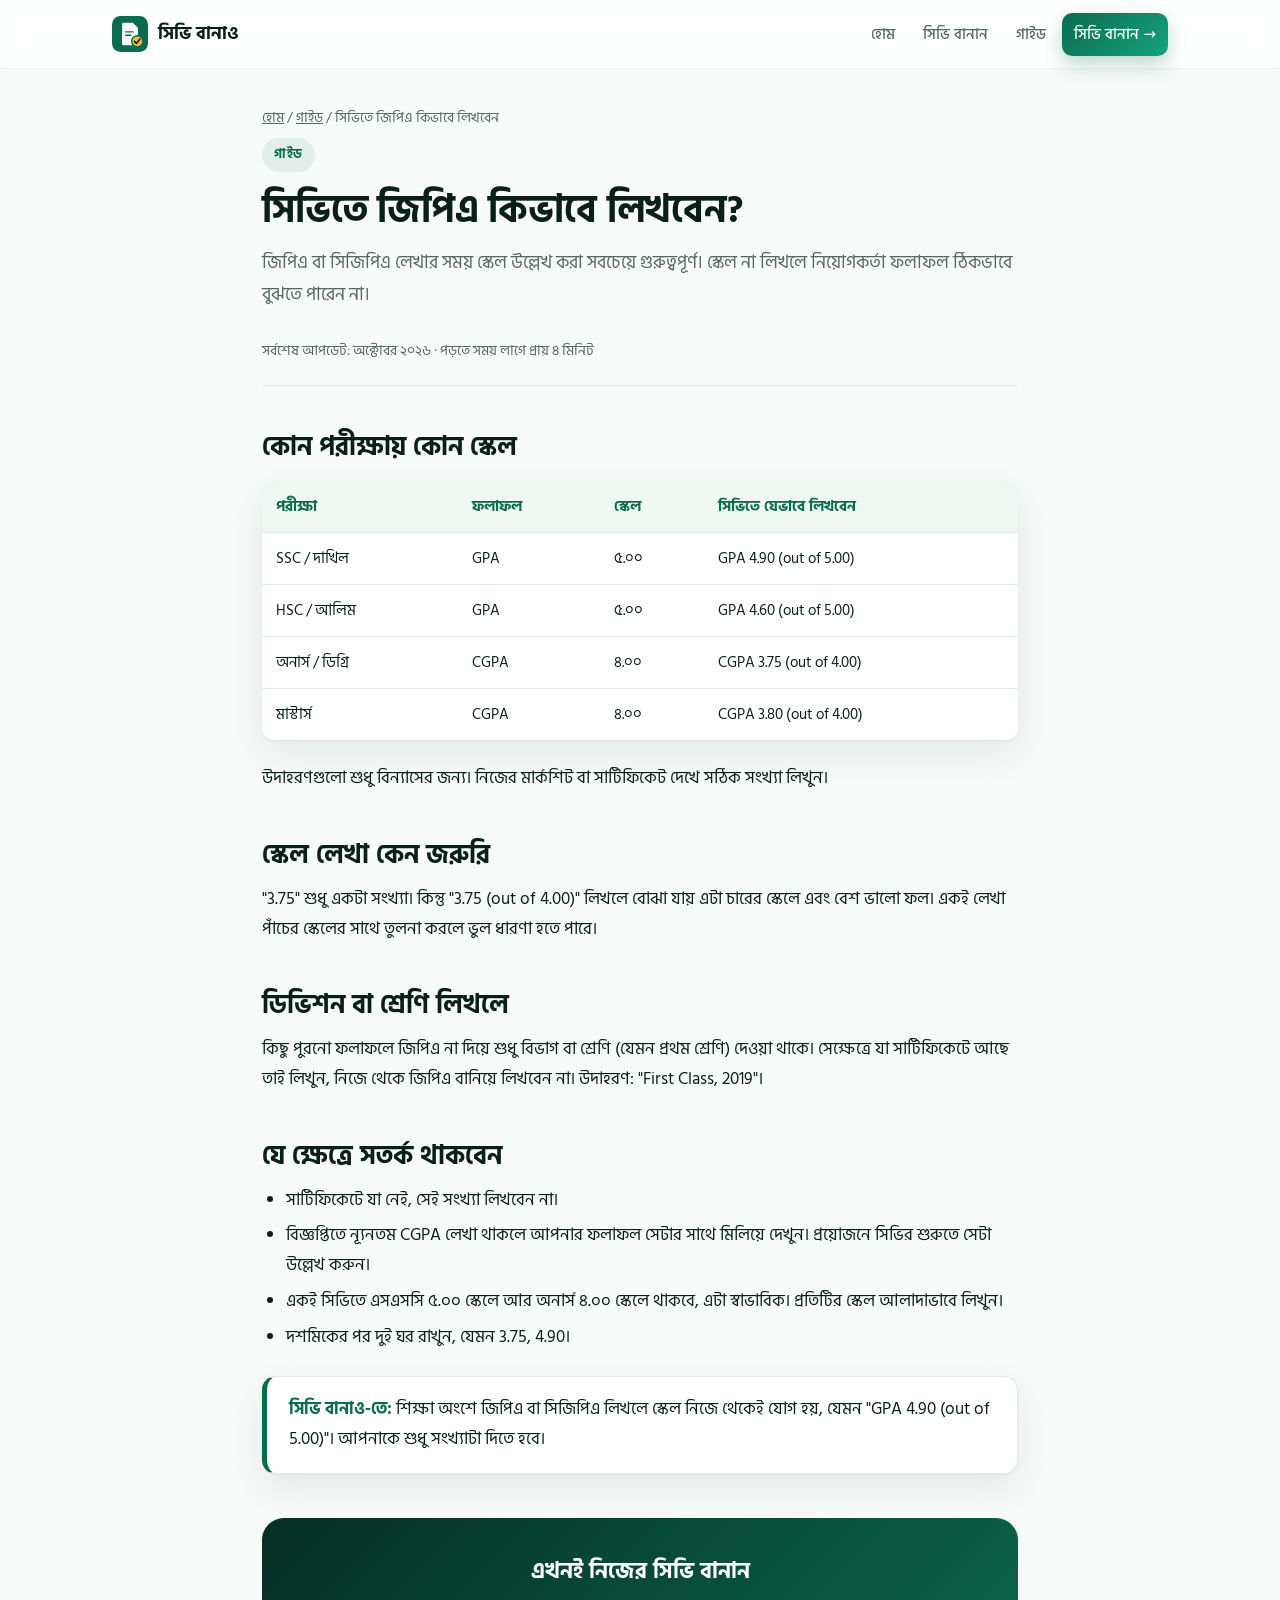
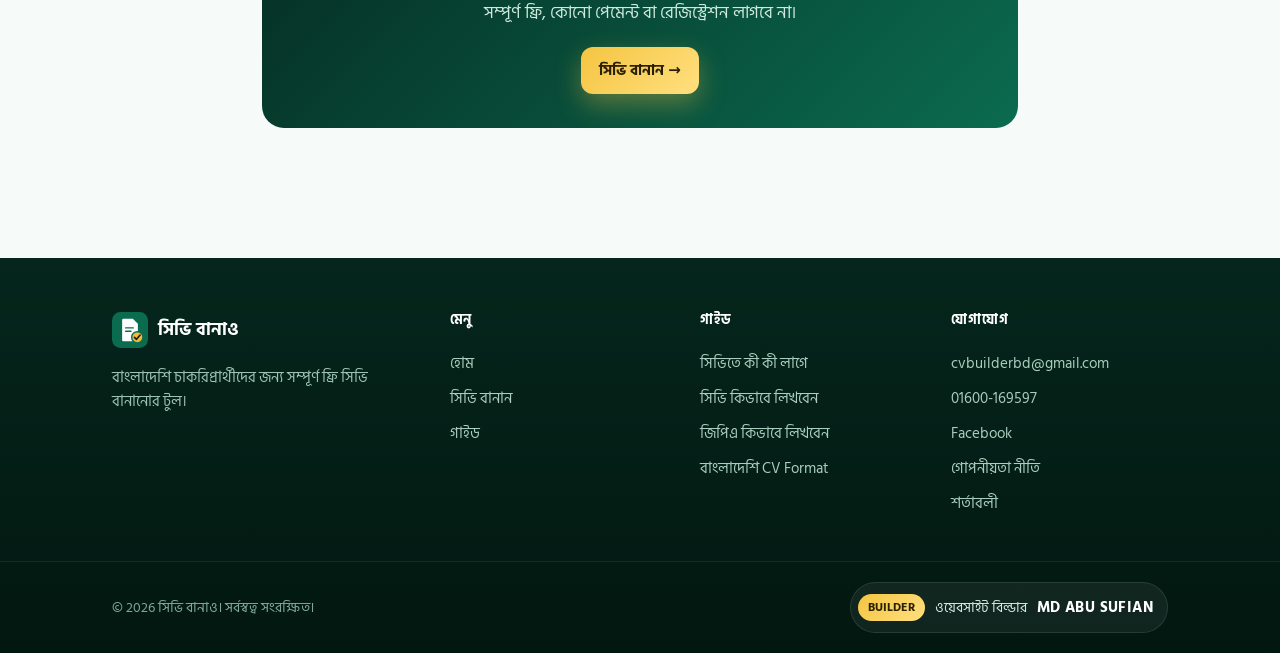
<file: guide-gpa.html>
<!DOCTYPE html>
<html lang="bn">
<head>
<meta charset="utf-8">
<meta name="viewport" content="width=device-width, initial-scale=1, viewport-fit=cover">
<title>সিভিতে জিপিএ কিভাবে লিখবেন? · SSC, HSC, অনার্স, মাস্টার্স · সিভি বানাও</title>
<meta name="description" content="SSC ও HSC-র GPA (৫.০০ স্কেল) আর অনার্স ও মাস্টার্সের CGPA (৪.০০ স্কেল) সিভিতে কিভাবে স্কেলসহ লিখবেন, উদাহরণসহ।">
<meta name="robots" content="index,follow">
<link rel="canonical" href="https://cvbanao.com/guide-gpa.html">
<link rel="icon" href="favicon.png" type="image/png">
<meta property="og:type" content="article">
<meta property="og:site_name" content="সিভি বানাও">
<meta property="og:title" content="সিভিতে জিপিএ কিভাবে লিখবেন? · SSC, HSC, অনার্স, মাস্টার্স · সিভি বানাও">
<meta property="og:description" content="SSC ও HSC-র GPA (৫.০০ স্কেল) আর অনার্স ও মাস্টার্সের CGPA (৪.০০ স্কেল) সিভিতে কিভাবে স্কেলসহ লিখবেন, উদাহরণসহ।">
<meta property="og:url" content="https://cvbanao.com/guide-gpa.html">
<meta property="og:image" content="https://cvbanao.com/og.png">
<link href="https://fonts.googleapis.com/css2?family=Hind+Siliguri:wght@400;500;600;700&display=swap" rel="stylesheet">
<link rel="stylesheet" href="guide.css">
<script type="application/ld+json">{"@context":"https://schema.org","@type":"Article","headline":"সিভিতে জিপিএ কিভাবে লিখবেন?","description":"SSC ও HSC-র GPA (৫.০০ স্কেল) আর অনার্স ও মাস্টার্সের CGPA (৪.০০ স্কেল) সিভিতে কিভাবে স্কেলসহ লিখবেন, উদাহরণসহ।","inLanguage":"bn","author":{"@type":"Organization","name":"সিভি বানাও"},"publisher":{"@type":"Organization","name":"সিভি বানাও"},"mainEntityOfPage":"https://cvbanao.com/guide-gpa.html"}</script>
</head>
<body>
<header><div class="wrap nav">
 <a class="brand" href="index.html"><svg viewBox="0 0 64 64" aria-hidden="true"><rect width="64" height="64" rx="15" fill="#0b6b4f"/><path d="M20 12h17l9 9v29a2 2 0 0 1-2 2H20a2 2 0 0 1-2-2V14a2 2 0 0 1 2-2z" fill="#fff"/><rect x="23" y="27" width="16" height="2.5" rx="1.2" fill="#0b6b4f"/><rect x="23" y="33" width="12" height="2.5" rx="1.2" fill="#0b6b4f"/><circle cx="45" cy="45" r="10" fill="#f5b83d" stroke="#0b6b4f" stroke-width="2.5"/><path d="M40 45l3.5 3.5L50 41" stroke="#14231c" stroke-width="3" fill="none" stroke-linecap="round" stroke-linejoin="round"/></svg>সিভি বানাও</a>
 <nav class="links" aria-label="প্রধান মেনু"><a href="index.html">হোম</a><a href="cv.html">সিভি বানান</a><a href="guides.html">গাইড</a><a class="btn" href="cv.html">সিভি বানান →</a></nav>
</div></header>
<article class="art">
<nav class="crumb" aria-label="breadcrumb"><a href="index.html">হোম</a> / <a href="guides.html">গাইড</a> / সিভিতে জিপিএ কিভাবে লিখবেন</nav>
<span class="eyebrow">গাইড</span>
<h1>সিভিতে জিপিএ কিভাবে লিখবেন?</h1>
<p class="lead">জিপিএ বা সিজিপিএ লেখার সময় স্কেল উল্লেখ করা সবচেয়ে গুরুত্বপূর্ণ। স্কেল না লিখলে নিয়োগকর্তা ফলাফল ঠিকভাবে বুঝতে পারেন না।</p>
<p class="meta">সর্বশেষ আপডেট: অক্টোবর ২০২৬ · পড়তে সময় লাগে প্রায় ৪ মিনিট</p>

<h2>কোন পরীক্ষায় কোন স্কেল</h2>
<table>
<tr><th>পরীক্ষা</th><th>ফলাফল</th><th>স্কেল</th><th>সিভিতে যেভাবে লিখবেন</th></tr>
<tr><td>SSC / দাখিল</td><td>GPA</td><td>৫.০০</td><td>GPA 4.90 (out of 5.00)</td></tr>
<tr><td>HSC / আলিম</td><td>GPA</td><td>৫.০০</td><td>GPA 4.60 (out of 5.00)</td></tr>
<tr><td>অনার্স / ডিগ্রি</td><td>CGPA</td><td>৪.০০</td><td>CGPA 3.75 (out of 4.00)</td></tr>
<tr><td>মাস্টার্স</td><td>CGPA</td><td>৪.০০</td><td>CGPA 3.80 (out of 4.00)</td></tr>
</table>
<p>উদাহরণগুলো শুধু বিন্যাসের জন্য। নিজের মার্কশিট বা সার্টিফিকেট দেখে সঠিক সংখ্যা লিখুন।</p>

<h2>স্কেল লেখা কেন জরুরি</h2>
<p>"3.75" শুধু একটা সংখ্যা। কিন্তু "3.75 (out of 4.00)" লিখলে বোঝা যায় এটা চারের স্কেলে এবং বেশ ভালো ফল। একই লেখা পাঁচের স্কেলের সাথে তুলনা করলে ভুল ধারণা হতে পারে।</p>

<h2>ডিভিশন বা শ্রেণি লিখলে</h2>
<p>কিছু পুরনো ফলাফলে জিপিএ না দিয়ে শুধু বিভাগ বা শ্রেণি (যেমন প্রথম শ্রেণি) দেওয়া থাকে। সেক্ষেত্রে যা সার্টিফিকেটে আছে তাই লিখুন, নিজে থেকে জিপিএ বানিয়ে লিখবেন না। উদাহরণ: "First Class, 2019"।</p>

<h2>যে ক্ষেত্রে সতর্ক থাকবেন</h2>
<ul>
<li>সার্টিফিকেটে যা নেই, সেই সংখ্যা লিখবেন না।</li>
<li>বিজ্ঞপ্তিতে ন্যূনতম CGPA লেখা থাকলে আপনার ফলাফল সেটার সাথে মিলিয়ে দেখুন। প্রয়োজনে সিভির শুরুতে সেটা উল্লেখ করুন।</li>
<li>একই সিভিতে এসএসসি ৫.০০ স্কেলে আর অনার্স ৪.০০ স্কেলে থাকবে, এটা স্বাভাবিক। প্রতিটির স্কেল আলাদাভাবে লিখুন।</li>
<li>দশমিকের পর দুই ঘর রাখুন, যেমন 3.75, 4.90।</li>
</ul>

<div class="tip"><b>সিভি বানাও-তে:</b> শিক্ষা অংশে জিপিএ বা সিজিপিএ লিখলে স্কেল নিজে থেকেই যোগ হয়, যেমন "GPA 4.90 (out of 5.00)"। আপনাকে শুধু সংখ্যাটা দিতে হবে।</div>
<div class="cta"><h3>এখনই নিজের সিভি বানান</h3><p>সম্পূর্ণ ফ্রি, কোনো পেমেন্ট বা রেজিস্ট্রেশন লাগবে না।</p><a class="btn" href="cv.html">সিভি বানান →</a></div>
</article><footer>
 <div class="fgrid">
  <div>
   <a class="brand" href="index.html"><svg viewBox="0 0 64 64" aria-hidden="true"><rect width="64" height="64" rx="15" fill="#0b6b4f"/><path d="M20 12h17l9 9v29a2 2 0 0 1-2 2H20a2 2 0 0 1-2-2V14a2 2 0 0 1 2-2z" fill="#fff"/><rect x="23" y="27" width="16" height="2.5" rx="1.2" fill="#0b6b4f"/><rect x="23" y="33" width="12" height="2.5" rx="1.2" fill="#0b6b4f"/><circle cx="45" cy="45" r="10" fill="#f5b83d" stroke="#0b6b4f" stroke-width="2.5"/><path d="M40 45l3.5 3.5L50 41" stroke="#14231c" stroke-width="3" fill="none" stroke-linecap="round" stroke-linejoin="round"/></svg>সিভি বানাও</a>
   <p class="fb">বাংলাদেশি চাকরিপ্রার্থীদের জন্য সম্পূর্ণ ফ্রি সিভি বানানোর টুল।</p>
  </div>
  <div><h4>মেনু</h4><a href="index.html">হোম</a><a href="cv.html">সিভি বানান</a><a href="guides.html">গাইড</a></div>
  <div><h4>গাইড</h4><a href="guide-cv-contents.html">সিভিতে কী কী লাগে</a><a href="guide-cv-writing.html">সিভি কিভাবে লিখবেন</a><a href="guide-gpa.html">জিপিএ কিভাবে লিখবেন</a><a href="bangladeshi-cv-format.html">বাংলাদেশি CV Format</a></div>
  <div><h4>যোগাযোগ</h4><a href="mailto:cvbuilderbd@gmail.com">cvbuilderbd@gmail.com</a><a href="tel:+8801600169597">01600-169597</a><a href="https://www.facebook.com/cvbuilderbd" target="_blank" rel="noopener">Facebook</a><a href="privacy.html">গোপনীয়তা নীতি</a><a href="terms.html">শর্তাবলী</a></div>
 </div>
 <div class="fbar"><div class="in"><span>© 2026 সিভি বানাও। সর্বস্বত্ব সংরক্ষিত।</span><span class="credit"><i>BUILDER</i>ওয়েবসাইট বিল্ডার <a class="dev" href="https://www.facebook.com/mdsofian68" target="_blank" rel="noopener" aria-label="MD ABU SUFIAN ফেসবুক প্রোফাইল"><b>MD ABU SUFIAN</b></a></span></div></div>
</footer>
</body>
</html>
</file>
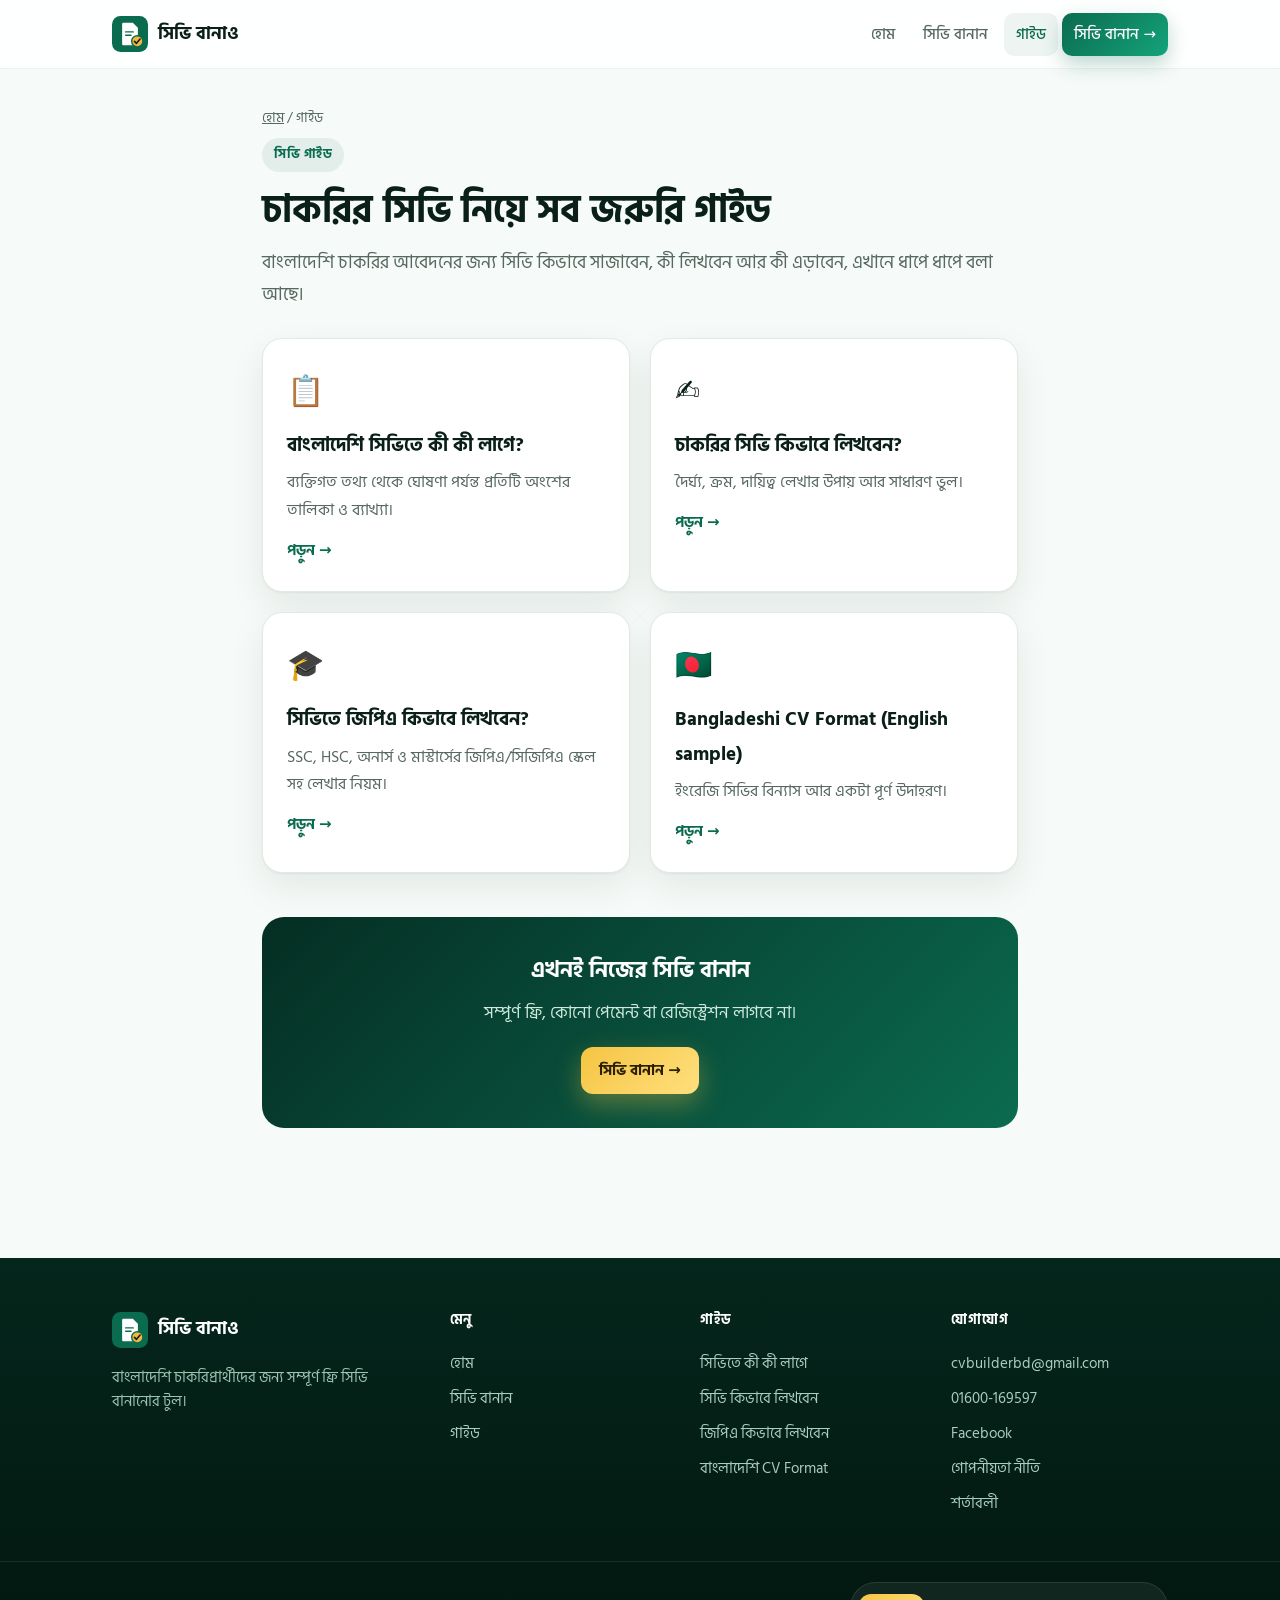
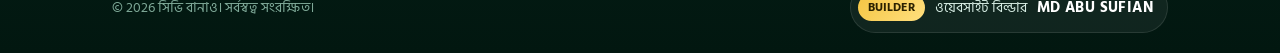
<file: guides.html>
<!DOCTYPE html>
<html lang="bn">
<head>
<meta charset="utf-8">
<meta name="viewport" content="width=device-width, initial-scale=1, viewport-fit=cover">
<title>সিভি গাইড · চাকরির সিভি লেখার নিয়ম · সিভি বানাও</title>
<meta name="description" content="বাংলাদেশি সিভিতে কী কী লাগে, চাকরির সিভি কিভাবে লিখবেন, সিভিতে জিপিএ কিভাবে লিখবেন এবং বাংলাদেশি CV format, সব এক জায়গায়।">
<meta name="robots" content="index,follow">
<link rel="canonical" href="https://cvbanao.com/guides.html">
<link rel="icon" href="favicon.png" type="image/png">
<meta property="og:type" content="article">
<meta property="og:site_name" content="সিভি বানাও">
<meta property="og:title" content="সিভি গাইড · চাকরির সিভি লেখার নিয়ম · সিভি বানাও">
<meta property="og:description" content="বাংলাদেশি সিভিতে কী কী লাগে, চাকরির সিভি কিভাবে লিখবেন, সিভিতে জিপিএ কিভাবে লিখবেন এবং বাংলাদেশি CV format, সব এক জায়গায়।">
<meta property="og:url" content="https://cvbanao.com/guides.html">
<meta property="og:image" content="https://cvbanao.com/og.png">
<link href="https://fonts.googleapis.com/css2?family=Hind+Siliguri:wght@400;500;600;700&display=swap" rel="stylesheet">
<link rel="stylesheet" href="guide.css">

</head>
<body>
<header><div class="wrap nav">
 <a class="brand" href="index.html"><svg viewBox="0 0 64 64" aria-hidden="true"><rect width="64" height="64" rx="15" fill="#0b6b4f"/><path d="M20 12h17l9 9v29a2 2 0 0 1-2 2H20a2 2 0 0 1-2-2V14a2 2 0 0 1 2-2z" fill="#fff"/><rect x="23" y="27" width="16" height="2.5" rx="1.2" fill="#0b6b4f"/><rect x="23" y="33" width="12" height="2.5" rx="1.2" fill="#0b6b4f"/><circle cx="45" cy="45" r="10" fill="#f5b83d" stroke="#0b6b4f" stroke-width="2.5"/><path d="M40 45l3.5 3.5L50 41" stroke="#14231c" stroke-width="3" fill="none" stroke-linecap="round" stroke-linejoin="round"/></svg>সিভি বানাও</a>
 <nav class="links" aria-label="প্রধান মেনু"><a href="index.html">হোম</a><a href="cv.html">সিভি বানান</a><a href="guides.html" aria-current=page>গাইড</a><a class="btn" href="cv.html">সিভি বানান →</a></nav>
</div></header>
<div class="art">
<nav class="crumb" aria-label="breadcrumb"><a href="index.html">হোম</a> / গাইড</nav>
<span class="eyebrow">সিভি গাইড</span>
<h1>চাকরির সিভি নিয়ে সব জরুরি গাইড</h1>
<p class="lead">বাংলাদেশি চাকরির আবেদনের জন্য সিভি কিভাবে সাজাবেন, কী লিখবেন আর কী এড়াবেন, এখানে ধাপে ধাপে বলা আছে।</p>
<div class="grid">
 <a class="gc" href="guide-cv-contents.html"><div class="ic">📋</div><h3>বাংলাদেশি সিভিতে কী কী লাগে?</h3><p>ব্যক্তিগত তথ্য থেকে ঘোষণা পর্যন্ত প্রতিটি অংশের তালিকা ও ব্যাখ্যা।</p><span>পড়ুন →</span></a>
 <a class="gc" href="guide-cv-writing.html"><div class="ic">✍️</div><h3>চাকরির সিভি কিভাবে লিখবেন?</h3><p>দৈর্ঘ্য, ক্রম, দায়িত্ব লেখার উপায় আর সাধারণ ভুল।</p><span>পড়ুন →</span></a>
 <a class="gc" href="guide-gpa.html"><div class="ic">🎓</div><h3>সিভিতে জিপিএ কিভাবে লিখবেন?</h3><p>SSC, HSC, অনার্স ও মাস্টার্সের জিপিএ/সিজিপিএ স্কেল সহ লেখার নিয়ম।</p><span>পড়ুন →</span></a>
 <a class="gc" href="bangladeshi-cv-format.html"><div class="ic">🇧🇩</div><h3>Bangladeshi CV Format (English sample)</h3><p>ইংরেজি সিভির বিন্যাস আর একটা পূর্ণ উদাহরণ।</p><span>পড়ুন →</span></a>
</div>
<div class="cta"><h3>এখনই নিজের সিভি বানান</h3><p>সম্পূর্ণ ফ্রি, কোনো পেমেন্ট বা রেজিস্ট্রেশন লাগবে না।</p><a class="btn" href="cv.html">সিভি বানান →</a></div>
</div><footer>
 <div class="fgrid">
  <div>
   <a class="brand" href="index.html"><svg viewBox="0 0 64 64" aria-hidden="true"><rect width="64" height="64" rx="15" fill="#0b6b4f"/><path d="M20 12h17l9 9v29a2 2 0 0 1-2 2H20a2 2 0 0 1-2-2V14a2 2 0 0 1 2-2z" fill="#fff"/><rect x="23" y="27" width="16" height="2.5" rx="1.2" fill="#0b6b4f"/><rect x="23" y="33" width="12" height="2.5" rx="1.2" fill="#0b6b4f"/><circle cx="45" cy="45" r="10" fill="#f5b83d" stroke="#0b6b4f" stroke-width="2.5"/><path d="M40 45l3.5 3.5L50 41" stroke="#14231c" stroke-width="3" fill="none" stroke-linecap="round" stroke-linejoin="round"/></svg>সিভি বানাও</a>
   <p class="fb">বাংলাদেশি চাকরিপ্রার্থীদের জন্য সম্পূর্ণ ফ্রি সিভি বানানোর টুল।</p>
  </div>
  <div><h4>মেনু</h4><a href="index.html">হোম</a><a href="cv.html">সিভি বানান</a><a href="guides.html">গাইড</a></div>
  <div><h4>গাইড</h4><a href="guide-cv-contents.html">সিভিতে কী কী লাগে</a><a href="guide-cv-writing.html">সিভি কিভাবে লিখবেন</a><a href="guide-gpa.html">জিপিএ কিভাবে লিখবেন</a><a href="bangladeshi-cv-format.html">বাংলাদেশি CV Format</a></div>
  <div><h4>যোগাযোগ</h4><a href="mailto:cvbuilderbd@gmail.com">cvbuilderbd@gmail.com</a><a href="tel:+8801600169597">01600-169597</a><a href="https://www.facebook.com/cvbuilderbd" target="_blank" rel="noopener">Facebook</a><a href="privacy.html">গোপনীয়তা নীতি</a><a href="terms.html">শর্তাবলী</a></div>
 </div>
 <div class="fbar"><div class="in"><span>© 2026 সিভি বানাও। সর্বস্বত্ব সংরক্ষিত।</span><span class="credit"><i>BUILDER</i>ওয়েবসাইট বিল্ডার <a class="dev" href="https://www.facebook.com/mdsofian68" target="_blank" rel="noopener" aria-label="MD ABU SUFIAN ফেসবুক প্রোফাইল"><b>MD ABU SUFIAN</b></a></span></div></div>
</footer>
</body>
</html>
</file>
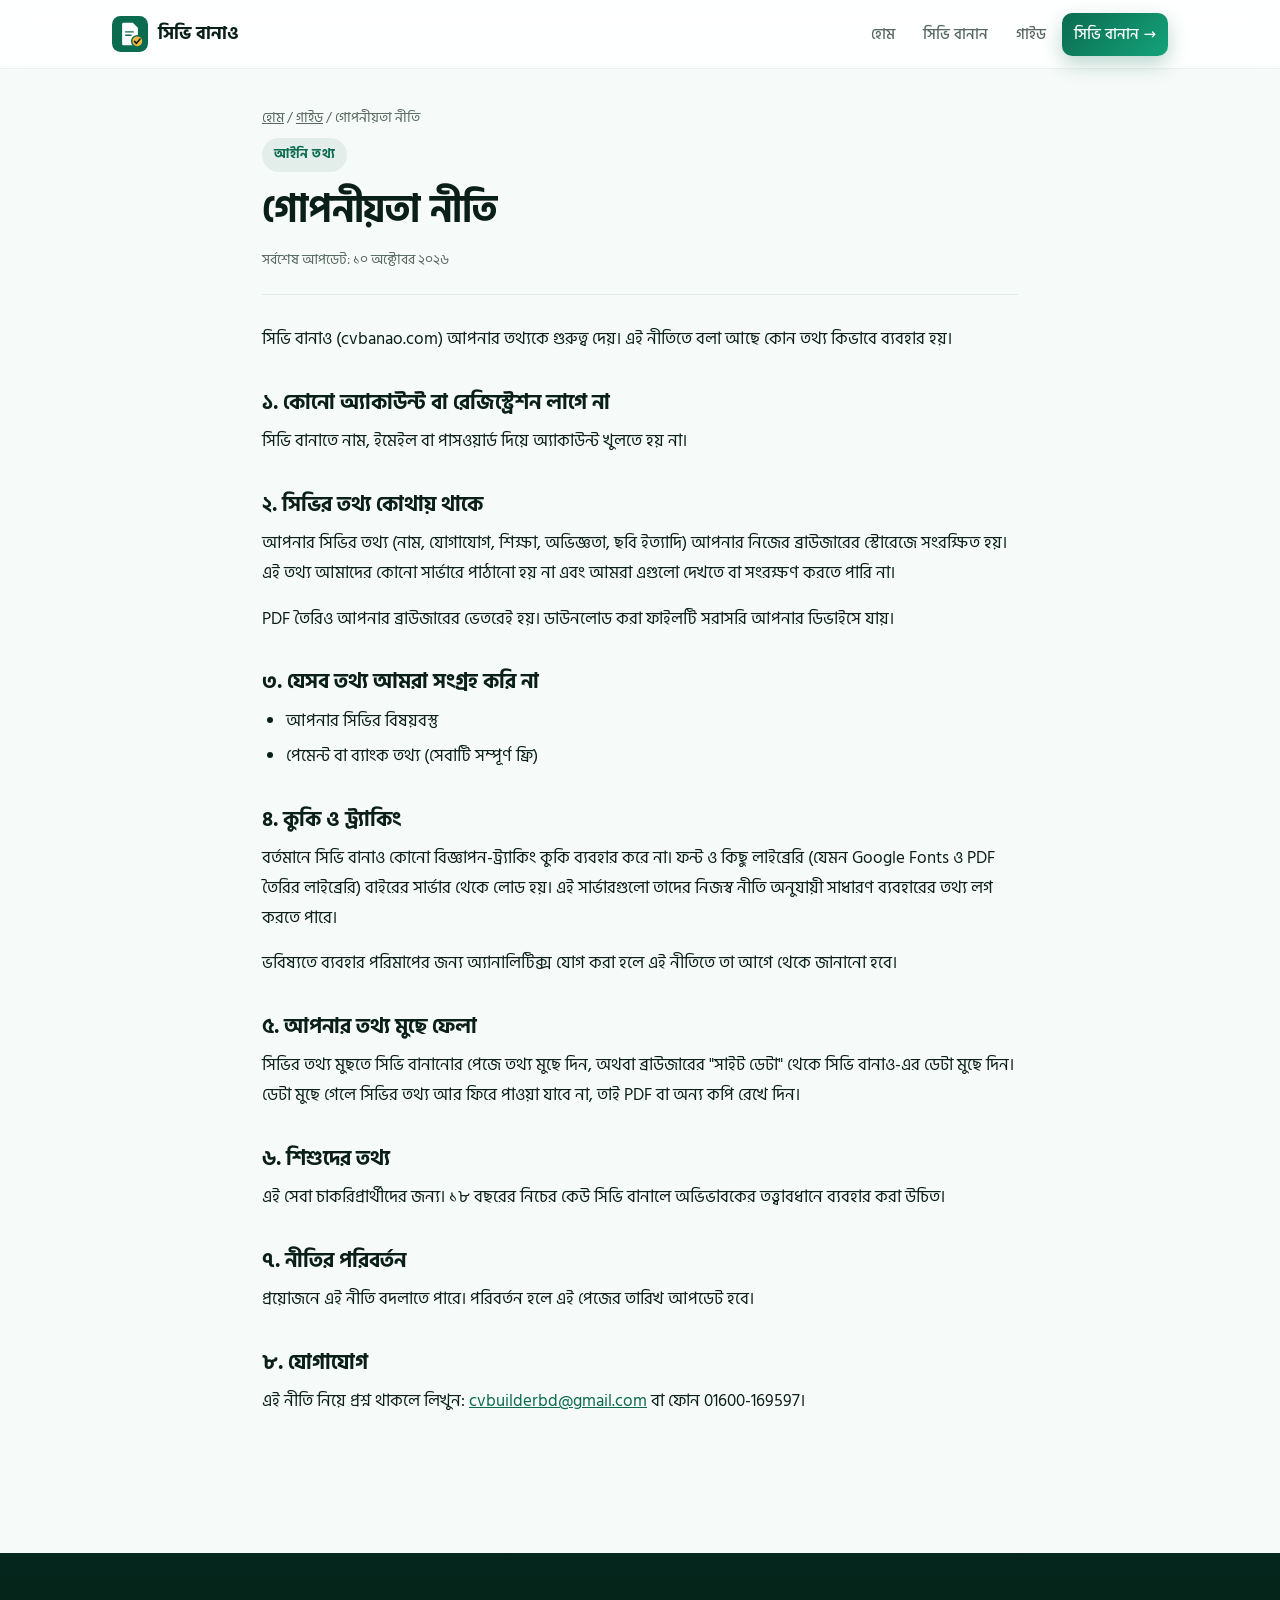
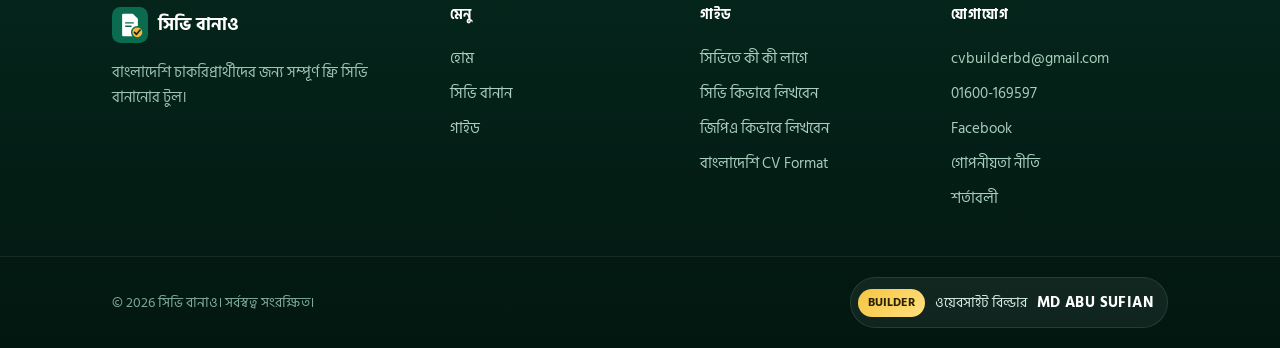
<file: privacy.html>
<!DOCTYPE html>
<html lang="bn">
<head>
<meta charset="utf-8">
<meta name="viewport" content="width=device-width, initial-scale=1, viewport-fit=cover">
<title>গোপনীয়তা নীতি · সিভি বানাও</title>
<meta name="description" content="সিভি বানাও কিভাবে আপনার তথ্য ব্যবহার করে। সিভির তথ্য আপনার ব্রাউজারে থাকে, কোনো সার্ভারে পাঠানো হয় না।">
<meta name="robots" content="index,follow">
<link rel="canonical" href="https://cvbanao.com/privacy.html">
<link rel="icon" href="favicon.png" type="image/png">
<meta property="og:type" content="article">
<meta property="og:site_name" content="সিভি বানাও">
<meta property="og:title" content="গোপনীয়তা নীতি · সিভি বানাও">
<meta property="og:description" content="সিভি বানাও কিভাবে আপনার তথ্য ব্যবহার করে। সিভির তথ্য আপনার ব্রাউজারে থাকে, কোনো সার্ভারে পাঠানো হয় না।">
<meta property="og:url" content="https://cvbanao.com/privacy.html">
<meta property="og:image" content="https://cvbanao.com/og.png">
<link href="https://fonts.googleapis.com/css2?family=Hind+Siliguri:wght@400;500;600;700&display=swap" rel="stylesheet">
<link rel="stylesheet" href="guide.css">

</head>
<body>
<header><div class="wrap nav">
 <a class="brand" href="index.html"><svg viewBox="0 0 64 64" aria-hidden="true"><rect width="64" height="64" rx="15" fill="#0b6b4f"/><path d="M20 12h17l9 9v29a2 2 0 0 1-2 2H20a2 2 0 0 1-2-2V14a2 2 0 0 1 2-2z" fill="#fff"/><rect x="23" y="27" width="16" height="2.5" rx="1.2" fill="#0b6b4f"/><rect x="23" y="33" width="12" height="2.5" rx="1.2" fill="#0b6b4f"/><circle cx="45" cy="45" r="10" fill="#f5b83d" stroke="#0b6b4f" stroke-width="2.5"/><path d="M40 45l3.5 3.5L50 41" stroke="#14231c" stroke-width="3" fill="none" stroke-linecap="round" stroke-linejoin="round"/></svg>সিভি বানাও</a>
 <nav class="links" aria-label="প্রধান মেনু"><a href="index.html">হোম</a><a href="cv.html">সিভি বানান</a><a href="guides.html">গাইড</a><a class="btn" href="cv.html">সিভি বানান →</a></nav>
</div></header>
<article class="art legal">
<nav class="crumb" aria-label="breadcrumb"><a href="index.html">হোম</a> / <a href="guides.html">গাইড</a> / গোপনীয়তা নীতি</nav>
<span class="eyebrow">আইনি তথ্য</span>
<h1>গোপনীয়তা নীতি</h1>
<p class="meta">সর্বশেষ আপডেট: ১০ অক্টোবর ২০২৬</p>
<p>সিভি বানাও (cvbanao.com) আপনার তথ্যকে গুরুত্ব দেয়। এই নীতিতে বলা আছে কোন তথ্য কিভাবে ব্যবহার হয়।</p>

<h2>১. কোনো অ্যাকাউন্ট বা রেজিস্ট্রেশন লাগে না</h2>
<p>সিভি বানাতে নাম, ইমেইল বা পাসওয়ার্ড দিয়ে অ্যাকাউন্ট খুলতে হয় না।</p>

<h2>২. সিভির তথ্য কোথায় থাকে</h2>
<p>আপনার সিভির তথ্য (নাম, যোগাযোগ, শিক্ষা, অভিজ্ঞতা, ছবি ইত্যাদি) আপনার নিজের ব্রাউজারের স্টোরেজে সংরক্ষিত হয়। এই তথ্য আমাদের কোনো সার্ভারে পাঠানো হয় না এবং আমরা এগুলো দেখতে বা সংরক্ষণ করতে পারি না।</p>
<p>PDF তৈরিও আপনার ব্রাউজারের ভেতরেই হয়। ডাউনলোড করা ফাইলটি সরাসরি আপনার ডিভাইসে যায়।</p>

<h2>৩. যেসব তথ্য আমরা সংগ্রহ করি না</h2>
<ul><li>আপনার সিভির বিষয়বস্তু</li><li>পেমেন্ট বা ব্যাংক তথ্য (সেবাটি সম্পূর্ণ ফ্রি)</li></ul>

<h2>৪. কুকি ও ট্র্যাকিং</h2>
<p>বর্তমানে সিভি বানাও কোনো বিজ্ঞাপন-ট্র্যাকিং কুকি ব্যবহার করে না। ফন্ট ও কিছু লাইব্রেরি (যেমন Google Fonts ও PDF তৈরির লাইব্রেরি) বাইরের সার্ভার থেকে লোড হয়। এই সার্ভারগুলো তাদের নিজস্ব নীতি অনুযায়ী সাধারণ ব্যবহারের তথ্য লগ করতে পারে।</p>
<p>ভবিষ্যতে ব্যবহার পরিমাপের জন্য অ্যানালিটিক্স যোগ করা হলে এই নীতিতে তা আগে থেকে জানানো হবে।</p>

<h2>৫. আপনার তথ্য মুছে ফেলা</h2>
<p>সিভির তথ্য মুছতে সিভি বানানোর পেজে তথ্য মুছে দিন, অথবা ব্রাউজারের "সাইট ডেটা" থেকে সিভি বানাও-এর ডেটা মুছে দিন। ডেটা মুছে গেলে সিভির তথ্য আর ফিরে পাওয়া যাবে না, তাই PDF বা অন্য কপি রেখে দিন।</p>

<h2>৬. শিশুদের তথ্য</h2>
<p>এই সেবা চাকরিপ্রার্থীদের জন্য। ১৮ বছরের নিচের কেউ সিভি বানালে অভিভাবকের তত্ত্বাবধানে ব্যবহার করা উচিত।</p>

<h2>৭. নীতির পরিবর্তন</h2>
<p>প্রয়োজনে এই নীতি বদলাতে পারে। পরিবর্তন হলে এই পেজের তারিখ আপডেট হবে।</p>

<h2>৮. যোগাযোগ</h2>
<p>এই নীতি নিয়ে প্রশ্ন থাকলে লিখুন: <a href="mailto:cvbuilderbd@gmail.com">cvbuilderbd@gmail.com</a> বা ফোন 01600-169597।</p>
</article><footer>
 <div class="fgrid">
  <div>
   <a class="brand" href="index.html"><svg viewBox="0 0 64 64" aria-hidden="true"><rect width="64" height="64" rx="15" fill="#0b6b4f"/><path d="M20 12h17l9 9v29a2 2 0 0 1-2 2H20a2 2 0 0 1-2-2V14a2 2 0 0 1 2-2z" fill="#fff"/><rect x="23" y="27" width="16" height="2.5" rx="1.2" fill="#0b6b4f"/><rect x="23" y="33" width="12" height="2.5" rx="1.2" fill="#0b6b4f"/><circle cx="45" cy="45" r="10" fill="#f5b83d" stroke="#0b6b4f" stroke-width="2.5"/><path d="M40 45l3.5 3.5L50 41" stroke="#14231c" stroke-width="3" fill="none" stroke-linecap="round" stroke-linejoin="round"/></svg>সিভি বানাও</a>
   <p class="fb">বাংলাদেশি চাকরিপ্রার্থীদের জন্য সম্পূর্ণ ফ্রি সিভি বানানোর টুল।</p>
  </div>
  <div><h4>মেনু</h4><a href="index.html">হোম</a><a href="cv.html">সিভি বানান</a><a href="guides.html">গাইড</a></div>
  <div><h4>গাইড</h4><a href="guide-cv-contents.html">সিভিতে কী কী লাগে</a><a href="guide-cv-writing.html">সিভি কিভাবে লিখবেন</a><a href="guide-gpa.html">জিপিএ কিভাবে লিখবেন</a><a href="bangladeshi-cv-format.html">বাংলাদেশি CV Format</a></div>
  <div><h4>যোগাযোগ</h4><a href="mailto:cvbuilderbd@gmail.com">cvbuilderbd@gmail.com</a><a href="tel:+8801600169597">01600-169597</a><a href="https://www.facebook.com/cvbuilderbd" target="_blank" rel="noopener">Facebook</a><a href="privacy.html">গোপনীয়তা নীতি</a><a href="terms.html">শর্তাবলী</a></div>
 </div>
 <div class="fbar"><div class="in"><span>© 2026 সিভি বানাও। সর্বস্বত্ব সংরক্ষিত।</span><span class="credit"><i>BUILDER</i>ওয়েবসাইট বিল্ডার <a class="dev" href="https://www.facebook.com/mdsofian68" target="_blank" rel="noopener" aria-label="MD ABU SUFIAN ফেসবুক প্রোফাইল"><b>MD ABU SUFIAN</b></a></span></div></div>
</footer>
</body>
</html>
</file>
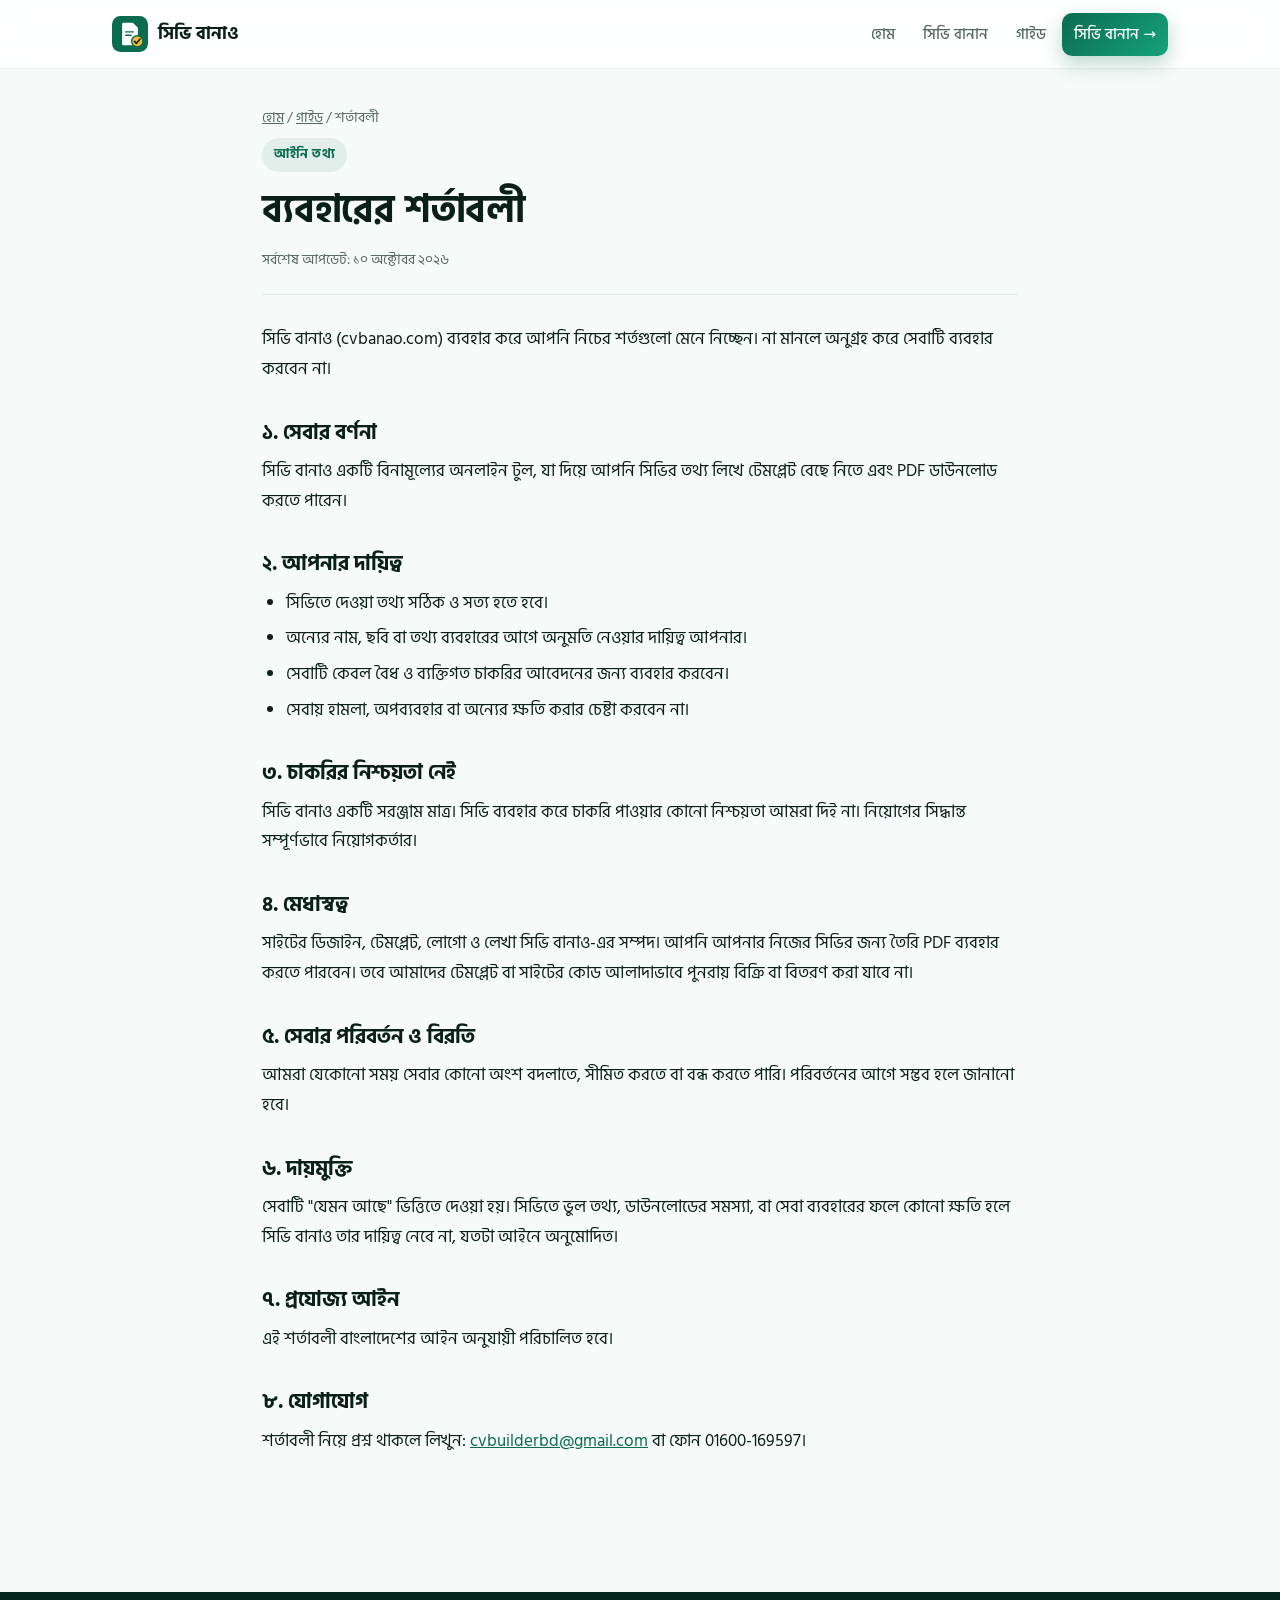
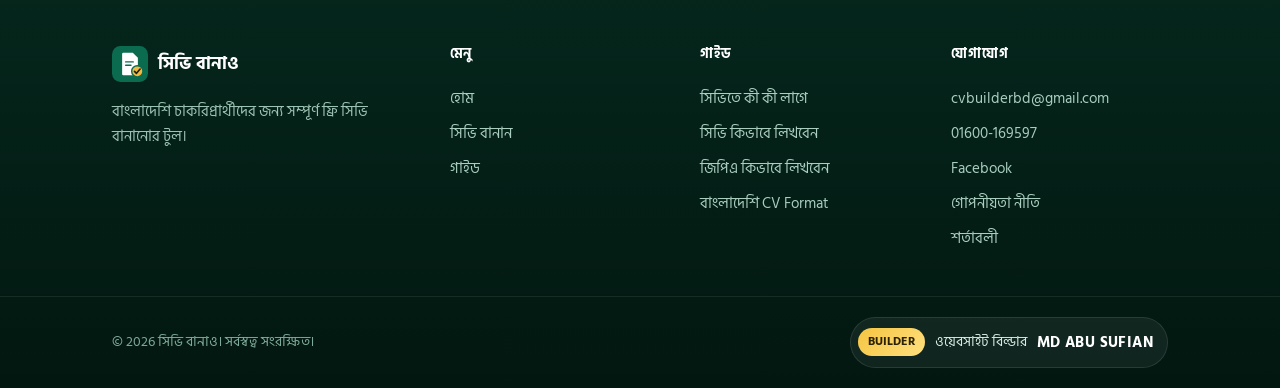
<file: terms.html>
<!DOCTYPE html>
<html lang="bn">
<head>
<meta charset="utf-8">
<meta name="viewport" content="width=device-width, initial-scale=1, viewport-fit=cover">
<title>শর্তাবলী · সিভি বানাও</title>
<meta name="description" content="সিভি বানাও ব্যবহারের শর্তাবলী: সেবার ব্যবহার, আপনার দায়িত্ব, মেধাস্বত্ব, দায়মুক্তি এবং প্রযোজ্য আইন।">
<meta name="robots" content="index,follow">
<link rel="canonical" href="https://cvbanao.com/terms.html">
<link rel="icon" href="favicon.png" type="image/png">
<meta property="og:type" content="article">
<meta property="og:site_name" content="সিভি বানাও">
<meta property="og:title" content="শর্তাবলী · সিভি বানাও">
<meta property="og:description" content="সিভি বানাও ব্যবহারের শর্তাবলী: সেবার ব্যবহার, আপনার দায়িত্ব, মেধাস্বত্ব, দায়মুক্তি এবং প্রযোজ্য আইন।">
<meta property="og:url" content="https://cvbanao.com/terms.html">
<meta property="og:image" content="https://cvbanao.com/og.png">
<link href="https://fonts.googleapis.com/css2?family=Hind+Siliguri:wght@400;500;600;700&display=swap" rel="stylesheet">
<link rel="stylesheet" href="guide.css">

</head>
<body>
<header><div class="wrap nav">
 <a class="brand" href="index.html"><svg viewBox="0 0 64 64" aria-hidden="true"><rect width="64" height="64" rx="15" fill="#0b6b4f"/><path d="M20 12h17l9 9v29a2 2 0 0 1-2 2H20a2 2 0 0 1-2-2V14a2 2 0 0 1 2-2z" fill="#fff"/><rect x="23" y="27" width="16" height="2.5" rx="1.2" fill="#0b6b4f"/><rect x="23" y="33" width="12" height="2.5" rx="1.2" fill="#0b6b4f"/><circle cx="45" cy="45" r="10" fill="#f5b83d" stroke="#0b6b4f" stroke-width="2.5"/><path d="M40 45l3.5 3.5L50 41" stroke="#14231c" stroke-width="3" fill="none" stroke-linecap="round" stroke-linejoin="round"/></svg>সিভি বানাও</a>
 <nav class="links" aria-label="প্রধান মেনু"><a href="index.html">হোম</a><a href="cv.html">সিভি বানান</a><a href="guides.html">গাইড</a><a class="btn" href="cv.html">সিভি বানান →</a></nav>
</div></header>
<article class="art legal">
<nav class="crumb" aria-label="breadcrumb"><a href="index.html">হোম</a> / <a href="guides.html">গাইড</a> / শর্তাবলী</nav>
<span class="eyebrow">আইনি তথ্য</span>
<h1>ব্যবহারের শর্তাবলী</h1>
<p class="meta">সর্বশেষ আপডেট: ১০ অক্টোবর ২০২৬</p>
<p>সিভি বানাও (cvbanao.com) ব্যবহার করে আপনি নিচের শর্তগুলো মেনে নিচ্ছেন। না মানলে অনুগ্রহ করে সেবাটি ব্যবহার করবেন না।</p>

<h2>১. সেবার বর্ণনা</h2>
<p>সিভি বানাও একটি বিনামূল্যের অনলাইন টুল, যা দিয়ে আপনি সিভির তথ্য লিখে টেমপ্লেট বেছে নিতে এবং PDF ডাউনলোড করতে পারেন।</p>

<h2>২. আপনার দায়িত্ব</h2>
<ul>
<li>সিভিতে দেওয়া তথ্য সঠিক ও সত্য হতে হবে।</li>
<li>অন্যের নাম, ছবি বা তথ্য ব্যবহারের আগে অনুমতি নেওয়ার দায়িত্ব আপনার।</li>
<li>সেবাটি কেবল বৈধ ও ব্যক্তিগত চাকরির আবেদনের জন্য ব্যবহার করবেন।</li>
<li>সেবায় হামলা, অপব্যবহার বা অন্যের ক্ষতি করার চেষ্টা করবেন না।</li>
</ul>

<h2>৩. চাকরির নিশ্চয়তা নেই</h2>
<p>সিভি বানাও একটি সরঞ্জাম মাত্র। সিভি ব্যবহার করে চাকরি পাওয়ার কোনো নিশ্চয়তা আমরা দিই না। নিয়োগের সিদ্ধান্ত সম্পূর্ণভাবে নিয়োগকর্তার।</p>

<h2>৪. মেধাস্বত্ব</h2>
<p>সাইটের ডিজাইন, টেমপ্লেট, লোগো ও লেখা সিভি বানাও-এর সম্পদ। আপনি আপনার নিজের সিভির জন্য তৈরি PDF ব্যবহার করতে পারবেন। তবে আমাদের টেমপ্লেট বা সাইটের কোড আলাদাভাবে পুনরায় বিক্রি বা বিতরণ করা যাবে না।</p>

<h2>৫. সেবার পরিবর্তন ও বিরতি</h2>
<p>আমরা যেকোনো সময় সেবার কোনো অংশ বদলাতে, সীমিত করতে বা বন্ধ করতে পারি। পরিবর্তনের আগে সম্ভব হলে জানানো হবে।</p>

<h2>৬. দায়মুক্তি</h2>
<p>সেবাটি "যেমন আছে" ভিত্তিতে দেওয়া হয়। সিভিতে ভুল তথ্য, ডাউনলোডের সমস্যা, বা সেবা ব্যবহারের ফলে কোনো ক্ষতি হলে সিভি বানাও তার দায়িত্ব নেবে না, যতটা আইনে অনুমোদিত।</p>

<h2>৭. প্রযোজ্য আইন</h2>
<p>এই শর্তাবলী বাংলাদেশের আইন অনুযায়ী পরিচালিত হবে।</p>

<h2>৮. যোগাযোগ</h2>
<p>শর্তাবলী নিয়ে প্রশ্ন থাকলে লিখুন: <a href="mailto:cvbuilderbd@gmail.com">cvbuilderbd@gmail.com</a> বা ফোন 01600-169597।</p>
</article><footer>
 <div class="fgrid">
  <div>
   <a class="brand" href="index.html"><svg viewBox="0 0 64 64" aria-hidden="true"><rect width="64" height="64" rx="15" fill="#0b6b4f"/><path d="M20 12h17l9 9v29a2 2 0 0 1-2 2H20a2 2 0 0 1-2-2V14a2 2 0 0 1 2-2z" fill="#fff"/><rect x="23" y="27" width="16" height="2.5" rx="1.2" fill="#0b6b4f"/><rect x="23" y="33" width="12" height="2.5" rx="1.2" fill="#0b6b4f"/><circle cx="45" cy="45" r="10" fill="#f5b83d" stroke="#0b6b4f" stroke-width="2.5"/><path d="M40 45l3.5 3.5L50 41" stroke="#14231c" stroke-width="3" fill="none" stroke-linecap="round" stroke-linejoin="round"/></svg>সিভি বানাও</a>
   <p class="fb">বাংলাদেশি চাকরিপ্রার্থীদের জন্য সম্পূর্ণ ফ্রি সিভি বানানোর টুল।</p>
  </div>
  <div><h4>মেনু</h4><a href="index.html">হোম</a><a href="cv.html">সিভি বানান</a><a href="guides.html">গাইড</a></div>
  <div><h4>গাইড</h4><a href="guide-cv-contents.html">সিভিতে কী কী লাগে</a><a href="guide-cv-writing.html">সিভি কিভাবে লিখবেন</a><a href="guide-gpa.html">জিপিএ কিভাবে লিখবেন</a><a href="bangladeshi-cv-format.html">বাংলাদেশি CV Format</a></div>
  <div><h4>যোগাযোগ</h4><a href="mailto:cvbuilderbd@gmail.com">cvbuilderbd@gmail.com</a><a href="tel:+8801600169597">01600-169597</a><a href="https://www.facebook.com/cvbuilderbd" target="_blank" rel="noopener">Facebook</a><a href="privacy.html">গোপনীয়তা নীতি</a><a href="terms.html">শর্তাবলী</a></div>
 </div>
 <div class="fbar"><div class="in"><span>© 2026 সিভি বানাও। সর্বস্বত্ব সংরক্ষিত।</span><span class="credit"><i>BUILDER</i>ওয়েবসাইট বিল্ডার <a class="dev" href="https://www.facebook.com/mdsofian68" target="_blank" rel="noopener" aria-label="MD ABU SUFIAN ফেসবুক প্রোফাইল"><b>MD ABU SUFIAN</b></a></span></div></div>
</footer>
</body>
</html>
</file>
<file: guide.css>
:root{--g0:#052e23;--g1:#0b6b4f;--g2:#14a37a;--gold:#f5c542;--ink:#0b1f19;--mute:#56685f;--bg:#f6faf8;--line:#e1ebe6;--sh:0 1px 2px rgba(11,31,25,.05),0 14px 36px rgba(5,38,28,.08);box-sizing:border-box}
*{box-sizing:border-box}
html{scroll-behavior:smooth}
body{margin:0;background:var(--bg);color:var(--ink);font:400 16.5px/1.8 "Hind Siliguri",system-ui,sans-serif;-webkit-font-smoothing:antialiased}
a{color:var(--g1)}
:focus-visible{outline:2px solid var(--gold);outline-offset:3px;border-radius:6px}
.wrap{max-width:1100px;margin:0 auto;padding:0 22px}
.art{max-width:800px;margin:0 auto;padding:10px 22px 60px}
header{position:sticky;top:0;z-index:20;background:rgba(255,255,255,.9);backdrop-filter:blur(14px);-webkit-backdrop-filter:blur(14px);border-bottom:1px solid rgba(11,31,25,.06)}
.nav{display:flex;align-items:center;justify-content:space-between;gap:16px;height:68px}
.brand{display:flex;align-items:center;gap:10px;text-decoration:none;font-weight:700;font-size:18px;color:var(--ink)}
.brand svg{width:36px;height:36px}
.links{display:flex;gap:4px;align-items:center}
.links a{text-decoration:none;color:var(--mute);font-size:15px;font-weight:500;padding:8px 12px;border-radius:10px;white-space:nowrap}
.links a:hover,.links a[aria-current="page"]{color:var(--g1);background:rgba(11,107,79,.07)}
.btn{display:inline-flex;align-items:center;gap:8px;text-decoration:none;background:linear-gradient(135deg,var(--g1),var(--g2));color:#fff!important;font-weight:700;border-radius:12px;padding:10px 18px;font-size:15px;box-shadow:0 8px 20px rgba(11,107,79,.28)}
.crumb{font-size:14px;color:var(--mute);margin:26px 0 8px}
.crumb a{color:var(--mute)}
.eyebrow{display:inline-block;color:var(--g1);font-weight:700;font-size:13px;letter-spacing:.5px;text-transform:uppercase;background:rgba(11,107,79,.08);padding:5px 12px;border-radius:30px}
h1{font-size:38px;line-height:1.3;margin:14px 0 12px;font-weight:700;letter-spacing:-.2px}
.lead{font-size:18px;color:var(--mute);margin:0 0 26px}
.meta{font-size:14px;color:var(--mute);margin:0 0 30px;padding-bottom:22px;border-bottom:1px solid var(--line)}
h2{font-size:26px;line-height:1.35;margin:44px 0 12px;font-weight:700}
h3{font-size:19px;margin:28px 0 8px;font-weight:700}
p{margin:0 0 16px}
ul,ol{margin:0 0 18px;padding-left:24px}
li{margin:6px 0}
.tip{background:#fff;border:1px solid var(--line);border-left:5px solid var(--g1);border-radius:14px;padding:18px 22px;margin:24px 0;box-shadow:var(--sh)}
.tip b{color:var(--g1)}
.warn{background:#fffbeb;border:1px solid #f5e1a0;border-left:5px solid var(--gold);border-radius:14px;padding:18px 22px;margin:24px 0}
.ex{background:#fff;border:1px solid var(--line);border-radius:14px;padding:16px 20px;margin:14px 0;box-shadow:var(--sh)}
.ex small{display:block;font-size:12.5px;font-weight:700;letter-spacing:.5px;text-transform:uppercase;color:var(--g1);margin-bottom:4px}
.bad{border-left:4px solid #dc2626}.good{border-left:4px solid var(--g2)}
table{width:100%;border-collapse:collapse;margin:16px 0 24px;background:#fff;border-radius:12px;overflow:hidden;box-shadow:var(--sh);font-size:15px}
th,td{padding:12px 14px;text-align:left;border-bottom:1px solid var(--line);vertical-align:top}
th{background:#eef7f2;color:var(--g1);font-weight:700}
tr:last-child td{border-bottom:0}
.cv-sample{background:#fff;border:1px solid var(--line);border-radius:18px;padding:30px 32px;box-shadow:var(--sh);font-family:Arial,"Hind Siliguri",sans-serif;font-size:15px;line-height:1.6}
.cv-sample h4{margin:20px 0 6px;font-size:14px;color:var(--g1);text-transform:uppercase;letter-spacing:.8px;border-bottom:2px solid var(--g1);padding-bottom:4px}
.cv-sample h4:first-child{margin-top:0}
.cv-sample p{margin:0 0 4px}
.cv-sample .nm{font-size:24px;font-weight:700;margin:0}
.cta{background:linear-gradient(135deg,var(--g0),var(--g1));color:#fff;border-radius:22px;padding:34px 30px;text-align:center;margin:44px 0 10px}
.cta h3{color:#fff;margin:0 0 8px;font-size:22px}
.cta p{color:#cde9dd;margin:0 0 18px}
.cta .btn{background:linear-gradient(135deg,var(--gold),#ffdf7e);color:#2b2100!important;box-shadow:0 10px 26px rgba(245,197,66,.35)}
.grid{display:grid;grid-template-columns:1fr 1fr;gap:20px;margin:26px 0}
.gc{display:block;background:#fff;border:1px solid var(--line);border-radius:20px;padding:26px 24px;box-shadow:var(--sh);text-decoration:none;color:var(--ink);transition:transform .25s,box-shadow .25s}
.gc:hover{transform:translateY(-4px);box-shadow:0 22px 46px rgba(5,38,28,.14)}
.gc .ic{font-size:30px;margin-bottom:10px}
.gc h3{margin:0 0 6px;font-size:19px;color:var(--ink)}
.gc p{margin:0;color:var(--mute);font-size:15.5px}
.gc span{display:inline-block;margin-top:12px;color:var(--g1);font-weight:700;font-size:15px}
.legal h2{font-size:21px;margin:34px 0 10px}
footer{background:linear-gradient(180deg,#05261c,#021710);color:#a9cdbf;margin-top:60px;padding-top:50px}
.fgrid{display:grid;grid-template-columns:1.4fr 1fr 1fr 1fr;gap:34px;padding:0 22px 40px;max-width:1100px;margin:0 auto}
footer .brand{color:#fff}
footer h4{margin:0 0 14px;font-size:13.5px;color:#fff;letter-spacing:.8px;text-transform:uppercase}
footer a{display:block;color:#a9cdbf;text-decoration:none;font-size:15px;padding:4px 0}
footer a:hover{color:var(--gold)}
footer p{margin:0;font-size:15px;color:#a9cdbf;line-height:1.7}
footer .fb{font-size:14.5px;color:#9cc2b3;margin-top:14px}
.fbar{border-top:1px solid rgba(255,255,255,.08)}
.fbar .in{max-width:1100px;margin:0 auto;padding:20px 22px;display:flex;justify-content:space-between;align-items:center;flex-wrap:wrap;gap:12px;font-size:14px;color:#7fa998}
.credit{display:inline-flex;align-items:center;gap:10px;padding:7px 14px 7px 7px;border-radius:40px;background:rgba(255,255,255,.06);border:1px solid rgba(255,255,255,.1);color:#d6ece3}
.credit i{font-style:normal;background:linear-gradient(135deg,var(--gold),#ffdf7e);color:#2b2100;border-radius:30px;padding:3px 10px;font-size:12px;font-weight:700}
.credit b{color:#fff;letter-spacing:.4px}
@media (max-width:760px){
 h1{font-size:30px}h2{font-size:22px}
 .nav{height:auto;padding:12px 0;flex-direction:column;align-items:flex-start;gap:8px}
 .links{overflow-x:auto;width:100%;padding-bottom:4px}
 .grid{grid-template-columns:1fr}
 .cv-sample{padding:22px 20px}
 .fgrid{grid-template-columns:1fr 1fr;gap:26px}
}
@media (max-width:440px){.fgrid{grid-template-columns:1fr}}

@media (max-width:640px){
 .art{padding:4px 18px 48px}
 h1{font-size:28px;line-height:1.3}
 h2{font-size:21px;margin-top:34px}
 .lead{font-size:16.5px}
 .links a{padding:10px 10px;font-size:14px;min-height:44px;display:inline-flex;align-items:center}
 .btn{padding:12px 16px;font-size:14px;min-height:44px}
 table{display:block;overflow-x:auto;white-space:nowrap}
 .cv-sample{overflow-x:auto}
 .tip,.warn,.ex{padding:14px 16px}
 .cta{padding:26px 20px}
 .fgrid{grid-template-columns:1fr;gap:26px}
 footer a{padding:8px 0}
 .fbar .in{justify-content:center;text-align:center}
 .nav{gap:10px}
}
</file>
